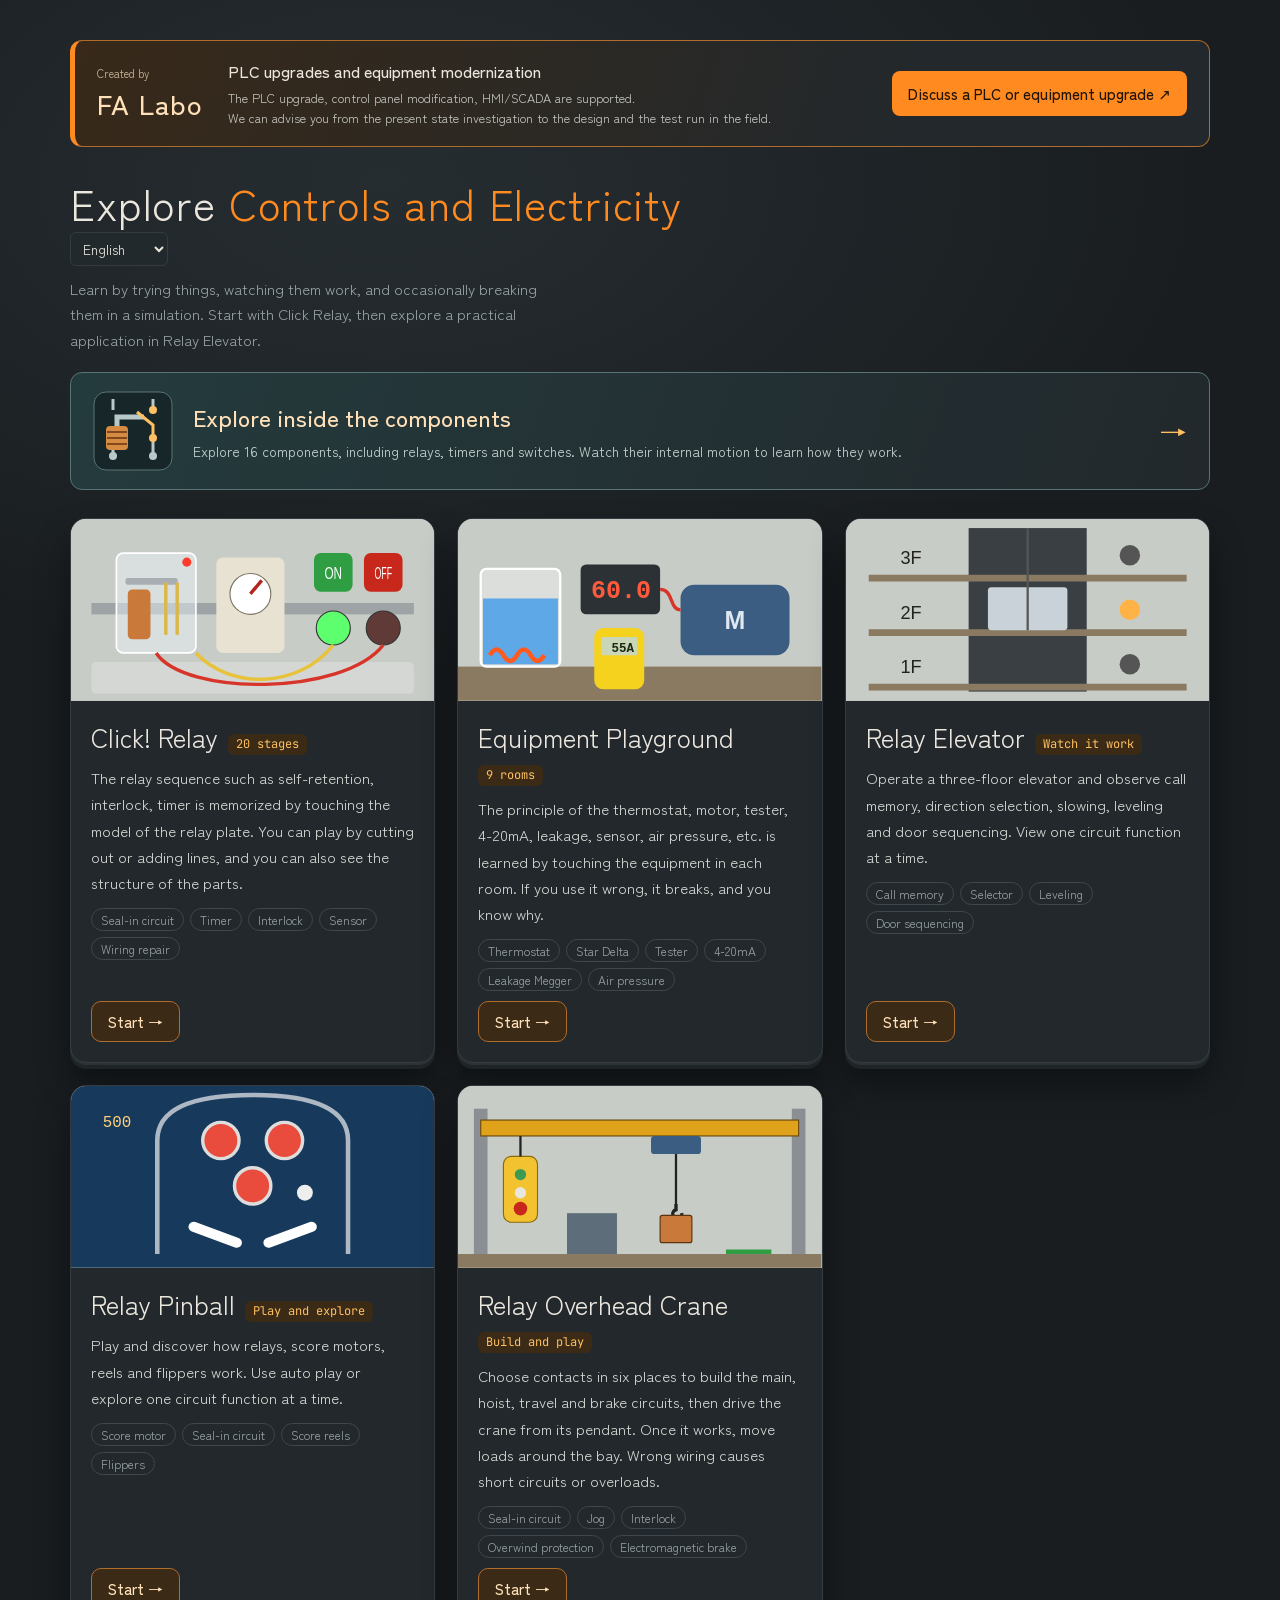
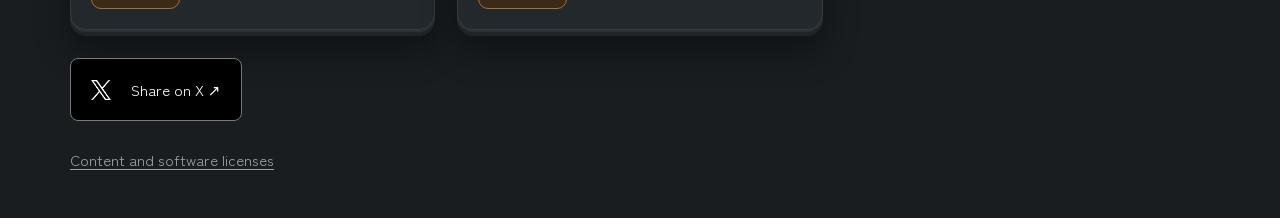
<file: index.html>
<!doctype html>
<html lang="ja">
<head>
<meta charset="utf-8">
<meta name="viewport" content="width=device-width, initial-scale=1">
<title>遊んで学ぶ制御と電気</title>
<meta name="description" content="触って、動かして学ぶ制御と電気。リレー20面、機器9部屋、エレベーター、ピンボール、天井クレーンをブラウザーで体験。制作：FA Labo。">
<link rel="canonical" href="https://learn.fa-labo.com/">
<meta property="og:type" content="website">
<meta property="og:locale" content="ja_JP">
<meta property="og:site_name" content="FA Labo">
<meta property="og:title" content="遊んで学ぶ 制御と電気">
<meta property="og:description" content="触って、動かして学ぶ。リレー・モーター・温度・測定などをブラウザーで体験できる教材です。">
<meta property="og:url" content="https://learn.fa-labo.com/">
<meta property="og:image" content="https://learn.fa-labo.com/assets/share-card.png">
<meta property="og:image:type" content="image/png">
<meta property="og:image:width" content="1200">
<meta property="og:image:height" content="630">
<meta property="og:image:alt" content="遊んで学ぶ 制御と電気。カチッとリレーと機器あそび場。制作 FA Labo。">
<meta name="twitter:card" content="summary_large_image">
<meta name="twitter:title" content="遊んで学ぶ 制御と電気">
<meta name="twitter:description" content="リレー20面と機器あそび場9部屋。触って、動かして学べるFA Laboの教材です。">
<meta name="twitter:image" content="https://learn.fa-labo.com/assets/share-card.png">
<meta name="twitter:image:alt" content="遊んで学ぶ 制御と電気。カチッとリレーと機器あそび場。制作 FA Labo。">
<link rel="preconnect" href="https://fonts.googleapis.com">
<link rel="stylesheet" href="https://fonts.googleapis.com/css2?family=Zen+Kaku+Gothic+New:wght@400;500&family=JetBrains+Mono:wght@500&display=swap">
<style>
/* Layout: 作業台の上に2枚の大きなカード。下に資料。単一のダーク作業場テーマ(2つのソフトと同じ) */
:root{
  color-scheme:dark;
  --bg:#191d20;--bench:#22282c;--ink:#ebe7de;--muted:#98a2a6;--line:#343c41;--accent:#ff8a1f;--live:#ffc061;
  --f-body:"Zen Kaku Gothic New","Hiragino Sans","Yu Gothic","Meiryo",system-ui,sans-serif;
  --f-mono:"JetBrains Mono",ui-monospace,Consolas,monospace;
}
*{box-sizing:border-box}
html,body{margin:0;min-height:100%}
body{background:var(--bg);color:var(--ink);font-family:var(--f-body);font-size:15px;background-image:radial-gradient(1200px 700px at 30% 10%,#262d31 0%,var(--bg) 70%)}
.wrap{max-width:1180px;margin:0 auto;padding:40px max(20px,env(safe-area-inset-left,0px)) 48px;display:flex;flex-direction:column;gap:28px}
header h1{font-weight:400;font-size:clamp(28px,4vw,42px);margin:0;letter-spacing:.02em;line-height:1.35;text-wrap:balance}
header h1 em{font-style:normal;color:var(--accent)}
header p{margin:10px 0 0;color:var(--muted);line-height:1.7;max-width:62ch}
.header-actions{display:flex;align-items:center;flex-wrap:wrap;gap:12px 24px;margin-top:20px}
.parts-link{display:flex;align-items:center;gap:20px;width:100%;padding:18px 22px;border:1px solid #587477;border-radius:12px;background:linear-gradient(110deg,#243b3d,#22282c);color:var(--ink);text-decoration:none;transition:border-color .15s,background .15s}
.parts-link:hover{border-color:var(--live);background:#2b4142}
.parts-link:focus-visible{outline:3px solid var(--accent);outline-offset:3px}
.parts-link svg{width:80px;height:80px;flex-shrink:0}
.parts-copy{display:flex;flex-direction:column;gap:5px;min-width:0}
.parts-copy strong{font-size:clamp(18px,2.5vw,23px);font-weight:500;color:#ffe0b8;line-height:1.5}
.parts-copy small{font-size:14px;color:#c8d5d3;line-height:1.6}
.parts-link .parts-arrow{margin-left:auto;font-size:28px;color:var(--live)}
@media(max-width:600px){.parts-link{padding:16px;gap:12px}.parts-link svg{width:48px;height:64px}.parts-link .parts-arrow{display:none}}
.share-link{display:inline-flex;align-items:center;gap:20px;padding:20px;border:1px solid #727b80;border-radius:8px;background:#000;color:#fff;text-decoration:none}
.share-link img{display:block;width:20px;height:20px;object-fit:contain;flex-shrink:0}
.share-link:hover{border-color:#fff;color:#fff}
.share-link:focus-visible{outline:3px solid var(--accent);outline-offset:3px}
.cards{display:grid;grid-template-columns:repeat(auto-fit,minmax(min(100%,320px),1fr));gap:22px}
a.card{display:flex;flex-direction:column;text-decoration:none;color:inherit;background:var(--bench);border:1px solid var(--line);border-radius:16px;overflow:hidden;
  box-shadow:0 2px 0 #2b3134,0 6px 0 #1f2427,0 20px 34px rgba(0,0,0,.4);transition:transform .15s,border-color .15s}
a.card:hover{transform:translateY(-4px);border-color:#b06c2a}
a.card:focus-visible{outline:3px solid var(--accent);outline-offset:3px}
.pic{background:linear-gradient(#d9dcd6,#b9bdb7);aspect-ratio:16/8;max-width:100%}
.pic svg{display:block;width:100%;height:100%}
.body{padding:18px 20px 20px;display:flex;flex-direction:column;gap:10px;flex:1}
.body h2{font-weight:400;font-size:26px;line-height:1.4;margin:0;display:flex;align-items:baseline;gap:10px;flex-wrap:wrap}
.body h2 span{font-family:var(--f-mono);font-size:12px;color:var(--live);background:#3a2a16;border-radius:6px;padding:2px 8px}
.body p{margin:0;line-height:1.75;color:#d6d9d4}
.tags{display:flex;flex-wrap:wrap;gap:6px;margin-top:2px}
.tags i{font-style:normal;font-size:12px;color:var(--muted);border:1px solid #3d474d;border-radius:999px;padding:2px 9px}
.go{margin-top:auto;align-self:flex-start;font-weight:500;background:#3a2a16;border:1px solid #b06c2a;color:#ffe0b8;border-radius:10px;padding:9px 16px}
a.card:hover .go{background:var(--accent);color:#1a1206}
@media (prefers-reduced-motion:reduce){a.card{transition:none}}

.sponsor{display:flex;flex-wrap:wrap;align-items:center;gap:14px 24px;padding:18px 22px;border:1px solid #b06c2a;border-left:5px solid var(--accent);border-radius:12px;background:linear-gradient(110deg,#382919,#22282c 75%)}
.sponsor-brand{display:flex;flex-direction:column;gap:3px}
.sponsor-brand small{font-size:11px;color:#c9b69d}
.sponsor-brand strong{font:500 27px var(--f-body);letter-spacing:.04em;color:#ffe0b8}
.sponsor-copy{flex:1;min-width:200px}
.sponsor-copy p{margin:0;color:var(--ink);font-weight:500;font-size:16px}
.sponsor-copy small{display:block;margin-top:5px;color:#c5c7c2;line-height:1.6}
.sponsor-cta{display:inline-block;padding:12px 16px;border-radius:8px;background:var(--accent);color:#211407;font-weight:500;text-decoration:none;text-align:center}
.sponsor-cta:hover{background:#ffb054}
.sponsor-cta:focus-visible{outline:3px solid #fff;outline-offset:3px}
@media(max-width:600px){.sponsor{padding:16px;gap:12px}.sponsor-copy{flex-basis:100%;min-width:0}.sponsor-cta{width:100%}}
</style>
<link rel="stylesheet" href="assets/lesson-language.css">
<script defer src="assets/english-cache.js"></script>
<script defer src="assets/lesson-terms.js"></script>
<script defer src="assets/lesson-language.js"></script>
</head>
<body>
<div class="wrap">
  <aside class="sponsor" aria-label="制作元 FA Labo のご案内">
    <div class="sponsor-brand"><small>この教材の制作元</small><strong>FA Labo</strong></div>
    <div class="sponsor-copy"><p>PLC更新・設備改修をお考えの方へ</p><small>PLC更新・制御盤改造・HMI/SCADA に対応。<br>現状調査から設計・現場の試運転までご相談いただけます。</small></div>
    <a class="sponsor-cta" href="https://fa-labo.com/">PLC更新・設備改修を相談する ↗</a>
  </aside>
  <header>
    <h1>遊んで学ぶ <em>制御と電気</em></h1>
    <select class="language-picker" data-language aria-label="Language / 言語" translate="no"><option value="ja" lang="en">Japanese</option><option value="en" lang="en">English</option></select>
    <p>触って、動かして、ときどき壊して覚える学習ソフトです。初めてならカチッとリレーから。応用例はリレー式エレベーターで観察できます。</p>
    <div class="header-actions">
      <a class="parts-link" href="apps/click-relay.html?view=parts">
        <svg viewBox="0 0 80 80" aria-hidden="true" focusable="false">
          <rect x="1" y="1" width="78" height="78" rx="12" fill="#172729" stroke="#587477"/>
          <path d="M20 65V47M60 65V47M20 19V8M60 19V8" stroke="#b7c9c8" stroke-width="3" fill="none"/>
          <rect x="13" y="35" width="22" height="24" rx="4" fill="#d58b42"/>
          <path d="M14 41H34M14 47H34M14 53H34" stroke="#82471d" stroke-width="2"/>
          <path d="M24 35V26H51" stroke="#b7c9c8" stroke-width="5" fill="none"/>
          <path d="M60 47V34L44 21" stroke="#ffc061" stroke-width="3" fill="none"/>
          <circle cx="60" cy="19" r="4" fill="#ffc061"/><circle cx="60" cy="47" r="4" fill="#ffc061"/>
          <circle cx="20" cy="65" r="4" fill="#b7c9c8"/><circle cx="60" cy="65" r="4" fill="#b7c9c8"/>
        </svg>
        <span class="parts-copy"><strong>部品のしくみだけを見る</strong><small>リレー・タイマー・スイッチなど16種類。中の動きを見て、しくみを学ぼう。</small></span>
        <span class="parts-arrow" aria-hidden="true">→</span>
      </a>
    </div>
  </header>

  <div class="cards">
    <a class="card" href="apps/click-relay.html">
      <div class="pic"><svg viewBox="0 0 320 160" aria-hidden="true">
        <rect x="0" y="0" width="320" height="160" fill="#c8ccc6"/>
        <rect x="18" y="74" width="284" height="10" fill="#9ea3a6"/>
        <rect x="40" y="30" width="70" height="88" rx="6" fill="rgba(235,245,250,.45)" stroke="#fff" stroke-width="1.5"/>
        <rect x="50" y="62" width="20" height="44" rx="4" fill="#c97a3a"/><rect x="48" y="52" width="46" height="6" rx="2" fill="#a9aeb2"/>
        <rect x="82" y="56" width="3" height="46" fill="#d9b84a"/><rect x="92" y="56" width="3" height="46" fill="#d9b84a"/>
        <circle cx="102" cy="38" r="4" fill="#ff3b2b"/>
        <rect x="128" y="34" width="60" height="84" rx="6" fill="#e8e2d2"/><circle cx="158" cy="66" r="18" fill="#fff" stroke="#7d7666"/><line x1="158" y1="66" x2="168" y2="54" stroke="#b2261c" stroke-width="3"/>
        <rect x="18" y="126" width="284" height="28" rx="4" fill="#d4d7d3"/>
        <rect x="214" y="30" width="34" height="34" rx="6" fill="#2f9e43"/><text x="231" y="53" text-anchor="middle" style="font:500 14px sans-serif;fill:#fff">入</text>
        <rect x="258" y="30" width="34" height="34" rx="6" fill="#c8281c"/><text x="275" y="53" text-anchor="middle" style="font:500 14px sans-serif;fill:#fff">切</text>
        <circle cx="231" cy="96" r="15" fill="#5dff6e" stroke="#333"/><circle cx="275" cy="96" r="15" fill="#5f3a36" stroke="#333"/>
        <path d="M110 118 C140 150 200 150 231 111" fill="none" stroke="#e8c23a" stroke-width="3"/><path d="M75 118 C100 156 240 156 275 111" fill="none" stroke="#d8352a" stroke-width="3"/>
      </svg></div>
      <div class="body">
        <h2>カチッとリレー<span>20面</span></h2>
        <p>リレー盤のお手本を触って、自己保持・インターロック・タイマーなどのリレーシーケンスを覚えます。線を抜いたり足したりして遊べて、部品の中のしくみも見られます。</p>
        <div class="tags"><i>自己保持</i><i>タイマー</i><i>インターロック</i><i>センサー</i><i>配線直し</i></div>
        <span class="go">はじめる →</span>
      </div>
    </a>

    <a class="card" href="apps/device-playground.html">
      <div class="pic"><svg viewBox="0 0 320 160" aria-hidden="true">
        <rect x="0" y="0" width="320" height="160" fill="#c8ccc6"/>
        <rect x="0" y="130" width="320" height="30" fill="#8b7a62"/>
        <rect x="20" y="44" width="70" height="86" rx="5" fill="rgba(255,255,255,.35)" stroke="#fff" stroke-width="2"/>
        <rect x="22" y="70" width="66" height="58" fill="#5fa8e8"/><path d="M28 120 q6 -10 12 0 t12 0 t12 0 t12 0" fill="none" stroke="#ff5a1f" stroke-width="4"/>
        <rect x="108" y="40" width="70" height="44" rx="5" fill="#2c3136"/><text x="170" y="70" text-anchor="end" style="font:700 22px monospace;fill:#ff5a3c">60.0</text>
        <rect x="196" y="58" width="96" height="62" rx="12" fill="#3b5d82"/><text x="244" y="97" text-anchor="middle" style="font:700 22px sans-serif;fill:#dfe8f0">M</text>
        <rect x="120" y="96" width="44" height="54" rx="8" fill="#f4d21e"/><rect x="126" y="104" width="32" height="16" rx="2" fill="#c9d6b8"/><text x="155" y="117" text-anchor="end" style="font:700 11px monospace;fill:#1c2a14">55A</text>
        <path d="M178 62 C190 62 186 80 196 80" fill="none" stroke="#d8352a" stroke-width="3"/>
      </svg></div>
      <div class="body">
        <h2>機器あそび場<span>9部屋</span></h2>
        <p>温調器、モーター、テスター、4-20mA、漏電、センサー、空気圧などの機器を部屋ごとに触って、原理を学びます。間違った使い方をすると壊れて、その理由がわかります。</p>
        <div class="tags"><i>温調器・SSR</i><i>スターデルタ</i><i>テスター</i><i>4-20mA</i><i>漏電・メガー</i><i>空気圧</i></div>
        <span class="go">はじめる →</span>
      </div>
    </a>
    <a class="card" href="apps/relay-elevator.html">
      <div class="pic"><svg viewBox="0 0 320 160" aria-hidden="true"><rect width="320" height="160" fill="#c8ccc6"/><rect x="108" y="8" width="104" height="144" fill="#3a3f44"/><path d="M20 52H300M20 100H300M20 148H300" stroke="#8b7a62" stroke-width="6"/><rect x="125" y="60" width="70" height="38" rx="3" fill="#c9d2d8"/><path d="M160 60V98M160 8V60" stroke="#555" stroke-width="2"/><g fill="#222" style="font:400 16px sans-serif"><text x="48" y="40">3F</text><text x="48" y="88">2F</text><text x="48" y="136">1F</text></g><circle cx="250" cy="32" r="9" fill="#555"/><circle cx="250" cy="80" r="9" fill="#ffb347"/><circle cx="250" cy="128" r="9" fill="#555"/></svg></div>
      <div class="body"><h2>リレー式エレベーター<span>動きを観察</span></h2><p>3階建てのエレベーターを操作して、呼びの記憶・方向の選択・減速と着床・戸の連動を観察します。役割ごとに回路を大きく表示します。</p><div class="tags"><i>呼びの記憶</i><i>セレクタ</i><i>着床</i><i>戸の連動</i></div><span class="go">はじめる →</span></div>
    </a>
    <a class="card" href="apps/relay-pinball.html">
      <div class="pic"><svg viewBox="0 0 320 160" aria-hidden="true"><rect width="320" height="160" fill="#173a5c"/><path d="M76 148V48Q76 8 160 8Q244 8 244 48V148" fill="none" stroke="#adb8c4" stroke-width="4"/><g fill="#e94b3c" stroke="#ddd" stroke-width="3"><circle cx="132" cy="48" r="16"/><circle cx="188" cy="48" r="16"/><circle cx="160" cy="88" r="16"/></g><path d="M108 124L146 138M212 124L174 138" stroke="#fff" stroke-width="9" stroke-linecap="round"/><circle cx="206" cy="94" r="7" fill="#eee"/><text x="28" y="36" fill="#ffcf7a" style="font:500 14px monospace">500</text></svg></div>
      <div class="body"><h2>リレー式ピンボール<span>遊んで観察</span></h2><p>玉を打ち返しながら、リレー・得点モーター・リール・フリッパーのしくみを観察します。自動プレイや役割ごとの回路図でも学べます。</p><div class="tags"><i>得点モーター</i><i>自己保持</i><i>得点リール</i><i>フリッパー</i></div><span class="go">はじめる →</span></div>
    </a>
    <a class="card" href="apps/relay-crane.html">
      <div class="pic"><svg viewBox="0 0 320 160" aria-hidden="true"><rect width="320" height="160" fill="#c8ccc6"/><rect x="14" y="20" width="12" height="130" fill="#8a8f93"/><rect x="294" y="20" width="12" height="130" fill="#8a8f93"/><rect x="0" y="148" width="320" height="12" fill="#8b7a62"/><rect x="20" y="30" width="280" height="14" fill="#e0a21a" stroke="#6a4a08"/><rect x="170" y="44" width="44" height="16" rx="3" fill="#3b5d82"/><path d="M192 60V104" stroke="#222" stroke-width="2"/><path d="M192 104v5a4 4 0 1 0 5 3" fill="none" stroke="#222" stroke-width="3"/><rect x="178" y="114" width="28" height="24" rx="2" fill="#c97a3a" stroke="#5a3410"/><rect x="96" y="112" width="44" height="36" fill="#5d6e7a"/><rect x="236" y="144" width="40" height="4" fill="#2f9e43"/><rect x="40" y="62" width="30" height="58" rx="7" fill="#f2c230" stroke="#8a6a0c"/><circle cx="55" cy="78" r="5" fill="#3d9a52"/><circle cx="55" cy="94" r="5" fill="#e8e6df"/><circle cx="55" cy="108" r="6" fill="#c8281c"/><path d="M55 62V44" stroke="#222" stroke-width="2"/></svg></div>
      <div class="body"><h2>リレー式天井クレーン<span>組んで遊ぶ</span></h2><p>主幹・巻上・横行・走行・ブレーキの回路を6か所選んで組み、押しボタンでクレーンを動かします。完成したら荷物を運んで遊べます。組み方を間違えると、短絡や過負荷が起きます。</p><div class="tags"><i>自己保持</i><i>寸動</i><i>インターロック</i><i>巻過防止</i><i>電磁ブレーキ</i></div><span class="go">はじめる →</span></div>
    </a>
  </div>
  <div class="share-footer">
<a class="share-link" data-share-ja="遊んで学ぶ 制御と電気 | FA Labo" data-share-en="Learn Controls and Electricity Through Play | FA Labo" href="https://x.com/intent/tweet?url=https%3A%2F%2Flearn.fa-labo.com%2F&amp;text=%E9%81%8A%E3%82%93%E3%81%A7%E5%AD%A6%E3%81%B6%20%E5%88%B6%E5%BE%A1%E3%81%A8%E9%9B%BB%E6%B0%97%20%7C%20FA%20Labo" target="_blank" rel="noopener noreferrer"><img src="assets/x-logo-white.png" alt="" width="20" height="20"><span>Xでシェアする ↗</span></a>
  </div>
  <footer><a class="license-link" href="LICENSE.txt" target="_blank" rel="noopener">教材・プログラムの利用条件</a></footer>
</div>
</body>
</html>
</file>
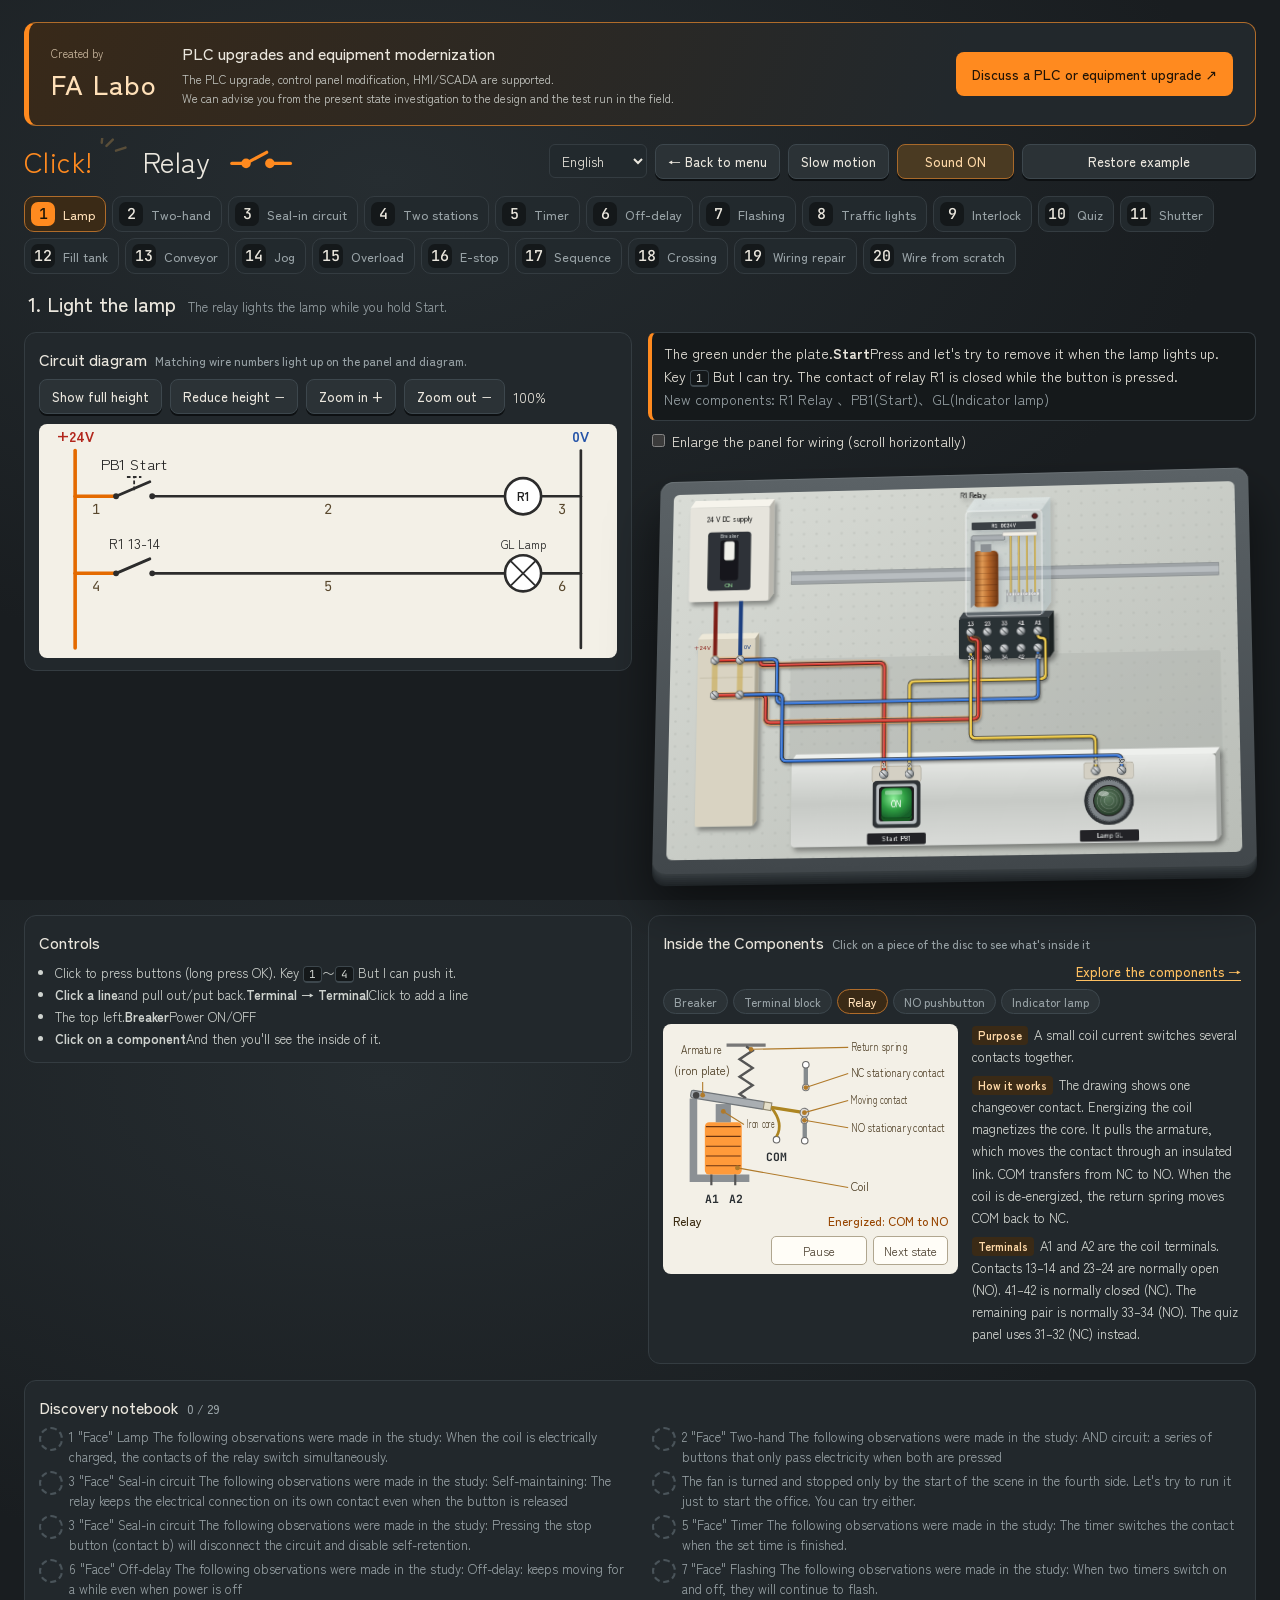
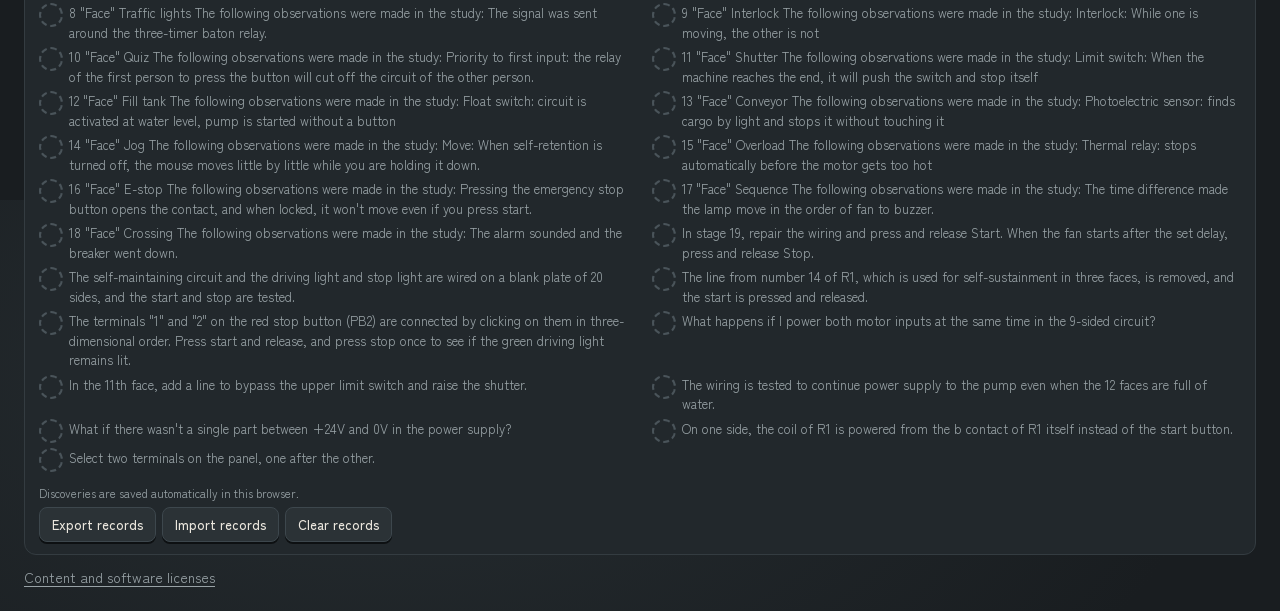
<file: apps/click-relay.html>
<!doctype html>
<html lang="ja">
<head>
<meta charset="utf-8">
<meta name="viewport" content="width=device-width, initial-scale=1, viewport-fit=cover">
<title>カチッとリレー</title>
<meta name="description" content="20面のリレー盤を操作して、自己保持・インターロック・タイマーを学べる無料のブラウザー教材。展開接続図を見ながら配線を変え、16種類の部品のしくみも観察できます。制作：FA Labo。">
<link rel="canonical" href="https://learn.fa-labo.com/apps/click-relay.html">
<script>
if(new URLSearchParams(location.search).get('view')==='parts'){
  document.documentElement.classList.add('parts-only');
  document.title='部品のしくみ | カチッとリレー';
}
</script>
<link rel="preconnect" href="https://fonts.googleapis.com">
<link rel="stylesheet" href="https://fonts.googleapis.com/css2?family=Zen+Kaku+Gothic+New:wght@400;500;700&family=JetBrains+Mono:wght@500;700&display=swap">
<style>
/* 広い画面では左に展開接続図、右に制御盤を並べる。 */
:root{
  color-scheme: dark;
  --bg:#191d20; --bench:#22282c; --ink:#ebe7de; --muted:#98a2a6; --line:#343c41;
  --accent:#ff8a1f; --live:#ffc061;
  --f-body:"Zen Kaku Gothic New","Hiragino Sans","Yu Gothic",system-ui,sans-serif;
  --f-mono:"JetBrains Mono",ui-monospace,Menlo,Consolas,monospace;
}
html,body{height:100%}
body{background:var(--bg);color:var(--ink);font-family:var(--f-body);font-size:14px;
  background-image:radial-gradient(1200px 700px at 30% 20%,#262d31 0%,var(--bg) 70%)}
.wrap{padding-left:max(16px,env(safe-area-inset-left,0px));padding-right:max(16px,env(safe-area-inset-right,0px));padding-block:14px 24px;margin:0 auto;display:flex;flex-direction:column;gap:12px}
header{display:flex;flex-wrap:wrap;align-items:center;gap:10px 18px}
h1{font-weight:400;font-size:28px;margin:0;letter-spacing:.02em;line-height:1}
.tools{display:flex;flex-wrap:wrap;gap:8px;align-items:center;margin-left:auto}
a.back{font:inherit;font-weight:500;font-size:13px;color:var(--ink);background:#2b3236;border:1px solid #3d474d;border-radius:8px;padding:7px 12px;text-decoration:none;box-shadow:0 2px 0 #0d1012;white-space:nowrap}a.back:hover{background:#333b40}a.back:focus-visible{outline:2px solid var(--accent);outline-offset:2px}
button.t{font:inherit;font-weight:500;font-size:13px;color:var(--ink);background:#2b3236;border:1px solid #3d474d;border-radius:8px;padding:7px 12px;cursor:pointer;box-shadow:0 2px 0 #0d1012}
button.t:hover{background:#333b40}
button.t:active{transform:translateY(1px);box-shadow:0 1px 0 #0d1012}
button.t[aria-pressed="true"]{background:#4a3a22;border-color:#a8692a;color:#ffd9a8}
button:focus-visible,input:focus-visible{outline:2px solid var(--accent);outline-offset:2px}

nav.stages{display:flex;flex-wrap:wrap;gap:6px}
nav.stages button{font:inherit;flex:0 0 auto;display:flex;align-items:center;gap:8px;background:#22292d;border:1px solid var(--line);color:var(--muted);border-radius:10px;padding:5px 10px 5px 6px;cursor:pointer;font-weight:500;font-size:12.5px}
nav.stages button .n{font-family:var(--f-mono);font-weight:500;font-size:15px;width:24px;height:24px;border-radius:7px;display:grid;place-items:center;background:#14181a;color:var(--ink)}
nav.stages button:hover{color:var(--ink)}
nav.stages button[aria-current="true"]{background:#3a2a16;border-color:#b06c2a;color:#ffe0b8}
nav.stages button[aria-current="true"] .n{background:var(--accent);color:#1a1206}

.main{
  --work-gap:16px;--diagram-scale:1;
  --half-width:calc((100% - var(--work-gap)) / 2);
  display:grid;gap:var(--work-gap);align-items:start;
  grid-template:"circuit board" auto "side parts" auto "notes notes" auto /
    minmax(0,calc(var(--half-width) * min(1,var(--diagram-scale)))) minmax(0,1fr);
}
.board-column{grid-area:board;min-width:0;container-type:inline-size}
.circuit-card{grid-area:circuit}
.side{grid-area:side}
.main>#partCard{grid-area:parts}
.notebook-card{grid-area:notes}
@media(max-width:1000px){
  .main{grid-template:"circuit" auto "board" auto "parts" auto "side" auto "notes" auto / minmax(0,1fr)}
}
.stage{perspective:max(1700px,240vw);padding:6px 4px 26px}
.cabinet{transform:rotateX(13deg) rotateY(-5deg);transform-origin:50% 60%;
  background:linear-gradient(#5b6266,#41474b);border-radius:14px;padding:14px;
  box-shadow:0 1px 0 #6b7276 inset,0 2px 0 #353b3e,0 4px 0 #30363a,0 6px 0 #2b3134,0 8px 0 #272c30,0 10px 0 #23282b,0 12px 0 #1f2427,0 30px 50px rgba(0,0,0,.55)}
.cabinet svg{display:block;width:100%;height:auto;border-radius:6px;user-select:none;-webkit-user-select:none}
.btn,.term{touch-action:none}
.board-zoom{display:none;margin:8px 0}
.board-zoom:has(input:checked){display:block}
.board-zoom:has(input:checked)+.stage{overflow:auto}
.board-zoom:has(input:checked)+.stage .cabinet{min-width:max(980px,140%);transform:none}
@container(max-width:980px){
  .board-zoom{display:block}
}
@media(max-width:700px){
  .stage{overflow:auto}
  .cabinet{transform:none;padding:6px}
}
.stitle{display:flex;align-items:baseline;gap:12px;flex-wrap:wrap;margin:2px 4px 0}
.stitle h2{font-family:var(--f-body);font-weight:500;font-size:20px;line-height:1.6;margin:0}
.stitle p{margin:0;color:var(--muted);font-size:13px}
.two-hand-help{margin:6px 4px 12px;padding:4px 10px;border-left:3px solid var(--accent);font-size:14px;line-height:1.7}
.two-hand-help kbd{color:var(--live);font-size:1em}
.two-hand-help small{display:block;color:var(--muted);font-size:13px}
.wiring-check ol{display:grid;grid-template-columns:repeat(auto-fit,minmax(min(100%,215px),1fr));gap:8px 24px;margin:0;padding:0;list-style-position:inside}
.wiring-check li{line-height:1.6;color:#d6d9d4}
.wiring-check li::marker{color:var(--live)}
.wiring-check strong{font-weight:500;color:var(--ink)}
.wiring-check li>span{display:block}
.wiring-check output{display:block;margin-top:10px;color:var(--live)}

.side{display:flex;flex-direction:column;gap:14px;min-width:0}
.card{background:var(--bench);border:1px solid var(--line);border-radius:12px;padding:14px 14px 12px;min-width:0}
.card h3{font-family:var(--f-body);font-weight:500;font-size:16px;margin:0 0 8px;display:flex;align-items:baseline;gap:8px;flex-wrap:wrap}
.card h3 span{font-family:var(--f-body);font-size:12px;color:var(--muted)}
.diagram{background:#f3f0e7;border-radius:8px;overflow:auto;max-height:var(--diagram-height,72vh)}
/* 横並びでは100%までの縮小を列幅で行い、100%を超えた分だけ図の中を拡大する。 */
.diagram svg{display:block;width:calc(100% * max(1,var(--diagram-scale)));height:auto}
@media(max-width:1000px){
  .diagram{max-height:var(--diagram-height,240px)}
  .diagram svg{width:calc(100% * var(--diagram-scale));min-width:calc(480px * var(--diagram-scale))}
}
.diagram-tools,.diagram-tools>div{display:flex;flex-wrap:wrap;align-items:center;gap:8px}
.diagram-tools{margin-bottom:10px}
.diagram-tools button:disabled{opacity:.4;cursor:default}
.hint{font-size:13px;line-height:1.7;color:#cfd3cf;margin:0;padding-left:1.2em}
kbd{font-family:var(--f-mono);font-size:11px;background:#14181a;border:1px solid #3d474d;border-bottom-width:2px;border-radius:4px;padding:0 5px}
.say{min-height:3.4em;font-size:14px;line-height:1.65;background:#15191b;border:1px solid var(--line);border-left:4px solid var(--accent);border-radius:8px;padding:9px 12px;margin-bottom:10px}
.say.warn{border-left-color:#ff4b3a;background:#2a1513}
.timers{display:grid;gap:8px}
.timers label{display:grid;grid-template-columns:3em 1fr 4em;align-items:center;gap:10px;font-weight:500;font-size:13px}
.timers input{accent-color:var(--accent);width:100%}
.timers b{font-family:var(--f-mono);text-align:right}
.notes{list-style:none;margin:0;padding:0;display:grid;gap:5px}
@media(min-width:1001px){.notebook-card .notes{grid-template-columns:repeat(2,minmax(0,1fr));column-gap:24px}}
.notes li{display:grid;grid-template-columns:22px 1fr;gap:8px;align-items:start;font-size:13px;line-height:1.5;color:var(--muted)}
.notes li .st{width:20px;height:20px;border-radius:50%;border:2px dashed #4a545a;display:grid;place-items:center;font-size:11px;font-weight:700}
.notes li.got{color:var(--ink)}
.notes li.got .st{border:2px solid var(--accent);background:#3a2814;color:var(--live)}
.notes li.new{animation:pop .8s ease}
@keyframes pop{0%{background:#4a3214}100%{background:transparent}}
.count{font-family:var(--f-mono);color:var(--live)}
.note-files{display:flex;flex-wrap:wrap;align-items:center;gap:6px;margin-top:12px}
.note-files small{flex-basis:100%;color:var(--muted)}
.note-files #noteStatus:empty{display:none}

.pchips{display:flex;flex-wrap:wrap;gap:5px;margin-bottom:10px}
.pchips button{font:inherit;font-size:12px;font-weight:500;background:#2b3236;border:1px solid #3d474d;color:var(--muted);border-radius:999px;padding:3px 10px;cursor:pointer}
.pchips button[aria-pressed="true"]{background:#3a2a16;border-color:#b06c2a;color:#ffe0b8}
.pview{display:grid;grid-template-columns:minmax(0,1.1fr) minmax(0,1fr);gap:14px;align-items:start}
@media (max-width:700px){.pview{grid-template-columns:minmax(0,1fr)}}
.pfig{background:#f3f0e7;border-radius:8px;padding:6px 6px 4px}
.pfig svg{display:block;width:100%;height:auto;max-height:230px}
.pstate{display:flex;justify-content:space-between;gap:8px;font-size:12px;font-weight:500;color:#3a2a10;padding:2px 4px}
.pstate #pstate{color:#974500}
.part-playback{display:flex;justify-content:flex-end;gap:6px;margin:5px 4px}.part-playback[hidden]{display:none}
.part-playback button{font:inherit;font-size:12px;padding:5px 10px;background:#fffdf7;border:1px solid #b0a68f;border-radius:5px;color:#493d2d;cursor:pointer}
.ps.paused *{animation-play-state:paused!important}
.ptext p{margin:0 0 6px;font-size:13px;line-height:1.7;color:#d6d9d4}
.ptext .tag{display:inline-block;font-size:11px;background:#3a2a16;color:#ffd9a8;border-radius:4px;padding:0 6px;margin-right:6px}
.part-full{margin-left:auto;color:var(--live);font-size:13px;text-underline-offset:3px}
.parts-only .wrap,.parts-only #partCard>h3{display:none}
#partsPage{max-width:1100px;margin:0 auto;padding:clamp(12px,3vw,36px)}
#partsPage header{justify-content:space-between;margin-bottom:20px}
#partsPage h1{font-size:clamp(25px,4vw,36px);line-height:1.4}
#partsPage .card{padding:clamp(12px,2.5vw,26px)}
#partsPage .pchips{gap:6px;margin-bottom:18px}
#partsPage .pchips button{padding:7px 12px;font-size:14px}
#partsPage .pfig svg{max-height:430px}
#partsPage .pstate{align-items:baseline;flex-wrap:wrap;font-size:14px}
#partsPage #pname{font-size:18px}
#partsPage .part-playback button{font-size:14px;padding:7px 12px}
#partsPage .ptext p{font-size:15px;line-height:1.8;margin-bottom:12px}
#partsPage footer{margin-top:16px;text-align:right;color:var(--muted)}
#partsPage footer a{color:var(--ink);text-underline-offset:3px}
#partTimerMode{margin:0 0 12px;color:var(--ink)}
#partTimerMode select{margin-left:6px;padding:5px 8px;font:inherit}
.ps text{font-family:var(--f-body);font-size:10.5px;fill:#4a3a20}
.ps .tm{font-family:var(--f-mono);font-weight:700;fill:#2a2f33}
.ps .ld{stroke:#b07a2a;stroke-width:1}.ps .ldot{fill:#b07a2a}
.ps .lead{stroke:#555;stroke-width:2}.ps .spring{fill:none;stroke:#555;stroke-width:2}
.ps .chart{fill:none;stroke:#2f6fd6;stroke-width:2.5}.ps .chart.k{stroke:#e46a00}
.ps *{transition:transform .25s ease,opacity .25s,fill .25s}
.ps.relay .arm{transform-origin:24px 60px}.ps.relay.on .arm{transform:rotate(9.2deg)}
.ps.relay .return-spring{transform-origin:70px 15px}.ps.relay.on .return-spring{transform:scaleY(1.17)}
.ps.relay.on .coil{fill:#ff9a3a}
.ps:is(.relay,.thermal) .active-drawing,.ps:is(.relay,.thermal).on .rest-drawing{display:none}
.ps:is(.relay,.thermal).on .active-drawing{display:inline}
.ps.relay :is(.arm,.return-spring),.ps.thermal .trip{transition:none}
.ps.on .mv{transform:translateY(14px)}
.ps .rays{opacity:0}.ps.on .rays{opacity:1}.ps.on .lens{fill:#5dff6e}.ps.on .bulb{fill:#fffbd0}
.ps.pb_a .return-spring,.ps.pb_b .return-spring{transform-origin:130px 134px}
.ps.pb_a.on .return-spring,.ps.pb_b.on .return-spring{transform:scaleY(.70213)}
@media (prefers-reduced-motion:no-preference){
 .ps.bz.on .dia{animation:diaphragm-flex .26s ease-in-out infinite alternate}
 @keyframes diaphragm-flex{from{d:path('M145 34 Q136 80 145 126')}to{d:path('M145 34 Q154 80 145 126')}}
}
.ps.sw .knob{transform-origin:54px 72px;transform:rotate(-45deg)}
.ps.sw .cam{transform-origin:151px 72px;transform:rotate(-45deg)}
.ps.sw.on .knob,.ps.sw.on .cam{transform:rotate(45deg)}
.ps.sw.on .contact-carrier{transform:translateX(14.14px)}
.ps.sw .return-spring{transform-origin:239px 72px}.ps.sw.on .return-spring{transform:scaleX(.655)}
.ps.motor .rot,.ps.motor .field-arrow{transform-origin:100px 80px}
.ps.motor.on .rot{animation:spin 1.5s linear infinite}
.ps.motor .field-arrow{display:none}.ps.motor.on .field-arrow{display:inline;animation:spin 1.35s linear infinite}
@keyframes spin{to{transform:rotate(360deg)}}
.ps.limit .obj{transition:transform .3s linear}.ps.limit.on .obj{transform:translateY(33px)}
.ps.limit .lev,.ps.limit .plg{transition:transform .18s linear}.ps.limit .lev{transform-origin:144px 70px}
.ps.limit.on .lev,.ps.limit.on .plg{transition-delay:.12s}.ps.limit.on .lev{transform:rotate(-22deg)}.ps.limit.on .plg{transform:translateY(7px)}
.ps.float .water{transform-origin:62px 148px}.ps.float.on .water{transform:scaleY(1.91667)}
.ps.float .fl{transform-origin:62px 80px}.ps.float.on .fl{transform:rotate(-24deg)}
.ps.float .level-contact{transform-origin:24px 82px}.ps.float.on .level-contact{transform:rotate(36deg)}
.ps.float.on .float-label{transform:translate(-1.7px,-44px)}
.ps.photo .obj{transform:translateX(-70px);transition:transform .25s linear}.ps.photo.on .obj{transform:translateX(0)}
.ps.photo .refl{opacity:0;transition:opacity 0s .09s}.ps.photo .out{transition:fill 0s .09s}
.ps.photo.on .refl{opacity:1;transition-delay:.16s}.ps.photo.on .out{fill:#ff3b2b;transition-delay:.16s}
.ps.thermal.on .heat{stroke:#d74625}
.ps.thermal.on .trip{transform:translateX(10px)}
.ps.sv.on .pl{transform:translateY(-12px)}.ps.sv .flow{opacity:0}.ps.sv.on .flow{opacity:1}
.ps.sv .return-spring{transform-origin:130px 10px}.ps.sv.on .return-spring{transform:scaleY(.45455)}
.ps.sv .stream{transition:d .25s ease}.ps.sv.on .stream{d:path('M39 118 H110 Q130 118 130 105 V101 Q130 93 141 93 H152 Q158 93 166 93 H220')}
.ps.breaker{--current:#c65a08;--thermal-trip:#a8a398;--magnetic-trip:#a8a398;--release:#a8a398}
.ps.breaker:is([data-state="1"],[data-state="3"]){--current:#666c70;--release:#724396}
.ps.breaker[data-state="1"]{--thermal-trip:var(--release)}.ps.breaker[data-state="3"]{--magnetic-trip:var(--release)}
.ps.breaker .switch-arm{transform-origin:46px 58px;transition:transform .18s ease}
.ps.breaker:is([data-state="1"],[data-state="3"]) .switch-arm{transform:rotate(-31deg)}
.ps.breaker .thermal-tip{transition:d .2s ease}.ps.breaker[data-state="1"] .thermal-tip{d:path('M102 58 Q127 58 141 68')}
.ps.breaker .cause{display:none;fill:#68358b}.ps.breaker[data-state="1"] .heat-cause,.ps.breaker[data-state="3"] .magnet-cause{display:inline}
.ps.breaker[data-state="1"] .thermal-tip{stroke:var(--release)}
.ps.breaker .braid{transition:d .2s ease}.ps.breaker[data-state="1"] .braid{d:path('M141 68 Q151 68 151 63 T162 58')}
.ps.breaker[data-state="3"] .iron-piece{transform:translateY(-5px)}
.ps.breaker:is([data-state="1"],[data-state="3"]) .current-arrow{display:none}
/* panel */
.wire{cursor:pointer}
.wire .hit{stroke:transparent;stroke-width:16;fill:none}
.wire .ol{fill:none;stroke:#141414;stroke-width:6.8;stroke-linecap:round;opacity:.85}
.wire .core{fill:none;stroke-width:4.4;stroke-linecap:round}
.wire .shine{fill:none;stroke:#fff;stroke-width:1.2;stroke-linecap:round;opacity:.35;transform:translate(-.8px,-.8px)}
.wire .halo{fill:none;stroke:var(--accent);stroke-width:12;stroke-linecap:round;opacity:0;transition:opacity .15s}
.wire .flow{fill:none;stroke:#fff6c8;stroke-width:3;stroke-linecap:round;stroke-dasharray:2 13;opacity:0}
.wire.hot .halo{opacity:.28}
.wire.flowing .halo{opacity:.5}
.wire.flowing .flow{opacity:1}
.wire.cut .ol,.wire.cut .shine,.wire.cut .halo,.wire.cut .flow{opacity:0}
.wire.cut .core{stroke:#666!important;stroke-dasharray:5 7;opacity:.55;stroke-width:2.5}
.wire:hover .core,.wire.hl .core{filter:brightness(1.35)}
.wire:hover .ol,.wire.hl .ol{stroke:#fff;opacity:.9}
.term{cursor:crosshair}
.term .ring{fill:none;stroke:var(--accent);stroke-width:2.5;opacity:0}
.term:hover .ring{opacity:.7}
.term.sel .ring{opacity:1;animation:blink .6s infinite alternate}
.term text{paint-order:stroke;stroke-width:2.5px;stroke-linejoin:round}
@keyframes blink{to{opacity:.2}}
.btn{cursor:pointer}
.btn .cap{transition:transform .09s ease-out;transform-box:fill-box;transform-origin:center}
.btn.down .cap{transform:translateY(3px)}
.brk{cursor:pointer}
.lever{transition:transform .18s}
.mov,.arm{transition:transform var(--dur,60ms) ease-in}
.lbl{font-family:var(--f-mono);font-weight:700;fill:#2a2f33;pointer-events:none}
.plate-t{font-family:var(--f-body);font-weight:500;fill:#222;pointer-events:none}
.enter{animation:appear .3s ease-out both}
@keyframes appear{from{opacity:.55}to{opacity:1}}
.newtag{animation:newtag 4s ease forwards;pointer-events:none}
@keyframes newtag{0%,70%{opacity:1}100%{opacity:0}}

/* diagram */
.dg .seg{fill:none;stroke:#2c2c2c;stroke-width:2.2;stroke-linecap:round;stroke-linejoin:round}
.dg .seg.hot{stroke:#e46a00;stroke-width:3}
.dg .seg.flowing{stroke:#ff5a00;stroke-width:3.6}
.dg .seg.cut{stroke:#9a9a9a;stroke-dasharray:4 5}
.dg .seg.hl{stroke:#0a7cff;stroke-width:4}
.dg .hitd{fill:none;stroke:transparent;stroke-width:12;cursor:pointer}
.dg text{font-family:var(--f-body);font-size:12px;fill:#222}
.dg .mono{font-family:var(--f-mono);font-size:11.5px;fill:#59482e}
.dg .blade{stroke:#2c2c2c;stroke-width:2.4;stroke-linecap:round}
.dg .on .blade{stroke:#e46a00}
@media (prefers-reduced-motion:reduce){.cabinet{transform:none}.notes li.new,.enter{animation:none}}

.sponsor{display:flex;flex-wrap:wrap;align-items:center;gap:14px 24px;padding:18px 22px;border:1px solid #b06c2a;border-left:5px solid var(--accent);border-radius:12px;background:linear-gradient(110deg,#382919,#22282c 75%)}
.sponsor-brand{display:flex;flex-direction:column;gap:3px}
.sponsor-brand small{font-size:11px;color:#c9b69d}
.sponsor-brand strong{font:500 27px var(--f-body);letter-spacing:.04em;color:#ffe0b8}
.sponsor-copy{flex:1;min-width:200px}
.sponsor-copy p{margin:0;color:var(--ink);font-weight:500;font-size:16px}
.sponsor-copy small{display:block;margin-top:5px;color:#c5c7c2;line-height:1.6}
.sponsor-cta{display:inline-block;padding:12px 16px;border-radius:8px;background:var(--accent);color:#211407;font-weight:500;text-decoration:none;text-align:center}
.sponsor-cta:hover{background:#ffb054}
.sponsor-cta:focus-visible{outline:3px solid #fff;outline-offset:3px}
@media(max-width:600px){.sponsor{padding:16px;gap:12px}.sponsor-copy{flex-basis:100%;min-width:0}.sponsor-cta{width:100%}}
</style>
<link rel="stylesheet" href="../assets/lesson-language.css">
<script defer src="../assets/english-cache.js"></script>
<script defer src="../assets/lesson-terms.js"></script>
<script defer src="../assets/lesson-language.js"></script>
<script src="../assets/lesson-notebook.js"></script>
</head>
<body>

<main id="partsPage" hidden>
  <header><h1>部品のしくみ</h1><select class="language-picker" data-language aria-label="Language / 言語" translate="no"><option value="ja" lang="en">Japanese</option><option value="en" lang="en">English</option></select><a class="back" href="../index.html">← メニューに戻る</a></header>
  <footer>制作 <a href="https://fa-labo.com/">FA Labo ↗</a> · <a class="license-link" href="../LICENSE.txt" target="_blank" rel="noopener">教材・プログラムの利用条件</a></footer>
</main>
<div class="wrap">
  <aside class="sponsor" aria-label="制作元 FA Labo のご案内">
    <div class="sponsor-brand"><small>この教材の制作元</small><strong>FA Labo</strong></div>
    <div class="sponsor-copy"><p>PLC更新・設備改修をお考えの方へ</p><small>PLC更新・制御盤改造・HMI/SCADA に対応。<br>現状調査から設計・現場の試運転までご相談いただけます。</small></div>
    <a class="sponsor-cta" href="https://fa-labo.com/">PLC更新・設備改修を相談する ↗</a>
  </aside>
  <header>
    <h1 aria-label="カチッとリレー"><svg viewBox="0 0 340 58" style="display:block;height:46px;width:auto" aria-hidden="true">
      <text x="0" y="44" style="font-size:36px;fill:var(--accent)">カチッと</text>
      <g id="logoSpark" style="stroke:var(--live);stroke-width:3;stroke-linecap:round;transition:opacity .15s"><line x1="104" y1="10" x2="112" y2="2"/><line x1="116" y1="16" x2="128" y2="12"/><line x1="98" y1="6" x2="99" y2="-4"/></g>
      <text x="150" y="44" style="font-size:36px;fill:var(--ink)">リレー</text>
      <g style="stroke:var(--accent);stroke-width:4;stroke-linecap:round;fill:var(--accent)"><line x1="262" y1="32" x2="280" y2="32"/><circle cx="280" cy="32" r="4"/><line id="logoBlade" x1="280" y1="32" x2="306" y2="18" style="transition:all .06s"/><circle cx="310" cy="32" r="4"/><line x1="310" y1="32" x2="336" y2="32"/></g>
    </svg></h1>
    <div class="tools">
      <select class="language-picker" data-language aria-label="Language / 言語" translate="no"><option value="ja" lang="en">Japanese</option><option value="en" lang="en">English</option></select>
      <a class="back" id="backMenu" href="../index.html">← メニューに戻る</a>
      <button class="t" id="slow" aria-pressed="false">ゆっくり動作</button>
      <button class="t" id="snd" aria-pressed="true">音 ON</button>
      <button class="t" id="reset">お手本に戻す</button>
    </div>
  </header>
  <nav class="stages" id="tabs" aria-label="お手本の面"></nav>

  <div class="stitle"><h2 id="stName"></h2><p id="stSub"></p></div>
  <p class="two-hand-help" id="twoHandHelp" hidden>PCはキーボードがおすすめ。数字キー <kbd>1</kbd> と <kbd>2</kbd> を両方長押しします。片方を離すと加圧が止まります。<small>タッチ操作は「左手」「右手」を2本指で長押し。</small></p>
  <section class="card wiring-check" id="wiringCheck" aria-labelledby="wiringCheckTitle" hidden>
    <h3 id="wiringCheckTitle">直したあとの正しい動作</h3>
    <ol>
      <li><strong>起動前（電源ON）</strong><span id="wiringIdleText">赤の停止灯（RL）だけが点き、ファンは止まっています。</span></li>
      <li><strong>起動（PB1）を押して離す</strong><span>緑の運転灯（GL）が点き、赤が消えます。手を離しても緑は点いたままです。</span></li>
      <li id="wiringTimerStep"><strong>起動から<span id="wiringDelay"></span>秒待つ</strong><span>タイマーT1の設定時間が経つと、ファンが回り始めます。</span></li>
      <li><strong>停止（PB2）を押して離す</strong><span id="wiringStopText">緑が消えて赤が点き、ファンは減速して止まります。手を離しても停止したままです。</span></li>
    </ol>
    <output id="repairStatus" aria-live="polite"></output>
  </section>
  <div class="main">
    <div class="card circuit-card">
      <h3>展開接続図<span id="diagramHint">盤の線と同じ番号の線が光ります</span></h3>
      <div class="diagram-tools">
        <div><button class="t" id="diagramGrow" aria-controls="circuitDiagram">高さを広げる（全体表示）</button><button class="t" id="diagramShrink" aria-controls="circuitDiagram">高さを狭める −</button></div>
        <div><button class="t" id="diagramZoomIn" aria-controls="circuitDiagram">拡大 ＋</button><button class="t" id="diagramZoomOut" aria-controls="circuitDiagram">縮小 −</button><output id="diagramZoom" aria-live="polite">100%</output></div>
      </div>
      <div class="diagram" id="circuitDiagram" tabindex="0" role="region" aria-label="展開接続図"><svg id="diag" class="dg" viewBox="0 0 480 400"></svg></div>
      <output id="referenceEnds" hidden></output>
    </div>
    <div class="board-column">
      <div class="say" id="say" role="status"></div>
      <label class="board-zoom"><input type="checkbox" aria-controls="panel"> 盤を拡大して配線する（左右にスクロール）</label>
      <div class="stage"><div class="cabinet"><svg id="panel" viewBox="0 0 980 650" aria-label="制御盤"></svg></div></div>
    </div>
    <div class="card" id="partCard">
      <h3>部品のしくみ<span>盤の部品をクリックすると、その部品の中身が見られます</span><a class="part-full" id="partFull" href="?view=parts">部品のしくみだけを見る →</a></h3>
      <div class="pchips" id="pchips" role="group" aria-label="部品を選ぶ"></div>
      <div id="partTimerMode" hidden><label>タイマーの種類<select id="partDelay"><option value="on">オンディレイ</option><option value="off">オフディレイ</option></select></label></div>
      <div class="pview">
        <div class="pfig"><svg id="pstruct" viewBox="0 0 260 160" aria-label="部品の構造図"></svg><div class="pstate"><span id="pname"></span><span id="pstate"></span></div>
          <div class="part-playback" id="partPlayback" hidden><button id="partPause" aria-controls="pstruct">一時停止</button><button id="partNext" aria-controls="pstruct">次の状態へ</button></div>
        </div>
        <div id="ptext" class="ptext"></div>
      </div>
    </div>
    <div class="side">
      <div class="card">
        <h3>操作のしかた</h3>
        <ul class="hint">
          <li>ボタンはクリックで押す(長押しOK)。キー <kbd>1</kbd>〜<kbd>4</kbd> でも押せます</li>
          <li><b>線をクリック</b>で抜く/戻す。<b>端子 → 端子</b>のクリックで線を足す</li>
          <li>左上の<b>ブレーカー</b>で電源 ON/OFF</li>
          <li><b>部品をクリック</b>すると、下に中のしくみが出ます</li>
        </ul>
      </div>
      <div class="card" id="timerCard">
        <h3>タイマー設定<span>ダイヤルの針が設定時間です</span></h3>
        <div class="timers" id="timers"></div>
      </div>

    </div>
    <div class="card notebook-card">
      <h3>発見ノート <span class="count" id="cnt"></span></h3>
      <ul class="notes" id="notes"></ul>
      <div class="note-files">
        <small id="noteSaveInfo">発見はこのブラウザーに自動保存されます。</small>
        <button type="button" class="t" id="noteExport">記録を書き出す</button>
        <button type="button" class="t" id="noteImport">記録を読み込む</button>
        <button type="button" class="t" id="noteClear">記録をクリア</button>
        <input id="noteFile" type="file" accept=".json,application/json" hidden>
        <small id="noteStatus" role="status"></small>
      </div>
    </div>
  </div>
  <footer><a class="license-link" href="../LICENSE.txt" target="_blank" rel="noopener">教材・プログラムの利用条件</a></footer>
</div>

<script>if (window.self !== window.top && location.protocol !== 'file:') document.getElementById('backMenu').hidden = true;</script>
<script>
(()=>{
const NS='http://www.w3.org/2000/svg';
const $=id=>document.getElementById(id);
const partsOnly=document.documentElement.classList.contains('parts-only');
/* ===================== 部品のしくみ ===================== */
const LB=(x,y,tx,ty,t,a)=>`<line x1="${x}" y1="${y}" x2="${tx}" y2="${ty}" class="ld"/><circle cx="${x}" cy="${y}" r="2.2" class="ldot"/><text x="${a==='end'?tx-3:tx+3}" y="${ty+3.5}" text-anchor="${a||'start'}">${t}</text>`;
const ZIG=(x,y1,y2)=>{let d=`M${x} ${y1}`;const n=6,h=(y2-y1)/n;for(let i=1;i<=n;i++)d+=` L${x+(i%2?6:-6)} ${y1+h*i-h/2} L${x} ${y1+h*i}`;return `<path d="${d}" class="spring"/>`;};
const PARTS={
 relay:{name:'リレー',st:['無通電：COMとb側が導通','通電：COMとa側が導通'],
  role:'小さな電気で、たくさんの接点をまとめて切り替える部品。リレー回路の主役です。',
  how:'図は切替接点1組の例です。コイルに通電すると鉄心が<b>接極子</b>を引き寄せ、絶縁部分を介して可動接点を押します。<b>共通端子（COM）</b>の接続先がb側からa側に切り替わり、通電をやめると戻しばねでb側に戻ります。',
  terms:'A1・A2はコイルの端子。13-14、23-24はa接点（励磁すると閉じる）、41-42はb接点（励磁すると開く）です。残る1組は通常33-34のa接点で、クイズ面だけ31-32のb接点です。',
  svg:`<line x1="52" y1="14" x2="88" y2="14" stroke="#777" stroke-width="3"/>
   <path d="M18 140 V63 H25 V133 H73 V140 Z" fill="#8b9094"/>
   <rect class="coil" x="32" y="85" width="34" height="48" rx="4" fill="#c97a3a"/>
   ${[0,1,2,3,4].map(i=>`<line x1="33" x2="65" y1="${89+i*9}" y2="${89+i*9}" stroke="#6c3410"/>`).join('')}
   <rect x="42" y="68.2" width="14" height="16.8" fill="#8b9094"/>
   <g class="return-spring">${ZIG(70,15,56)}</g>
   <path d="M125 33 V53 M124 83 V101" stroke="#858b8e" stroke-width="4"/>
   <g fill="#fff" stroke="#666"><circle cx="125" cy="32" r="3"/><circle cx="124" cy="102" r="3"/><circle cx="98" cy="101" r="3"/></g>
   <g fill="none" stroke="#ad8521" stroke-width="2.5"><path class="rest-drawing" d="M98 98 Q105 79 94 60"/><path class="active-drawing" d="M98 98 Q105 86 93.1 71.2"/></g>
   <text x="98" y="121" text-anchor="middle" class="tm">COM</text>
   <g class="arm">
    <rect x="19" y="56" width="69" height="7" rx="2" fill="#a9aeb2" stroke="#6f7478"/>
    <rect x="87" y="56" width="7" height="7" fill="#e6e0ca" stroke="#8e8772"/>
    <path d="M94 60 H125" stroke="#ad8521" stroke-width="3"/>
    <circle class="moving-contact" cx="125" cy="60" r="4" fill="#ddd" stroke="#777"/>
   </g>
   <circle cx="24" cy="60" r="3" fill="#444"/>
   <circle class="nc-contact" cx="125" cy="53" r="3" fill="#eee" stroke="#777"/>
   <circle class="no-contact" cx="123.7" cy="83.15" r="3" fill="#eee" stroke="#777"/>
   <path d="M38 133 V143 M60 133 V143" class="lead"/><text x="32" y="159" class="tm">A1</text><text x="54" y="159" class="tm">A2</text>
   <text x="29" y="22" text-anchor="middle">接極子</text><text x="29" y="41" text-anchor="middle">（鉄片）</text>
   <line x1="30" y1="60" x2="30" y2="48" class="ld"/><circle cx="30" cy="60" r="2.2" class="ldot"/>
   ${LB(74.5,17.8,164,16,'戻しばね')}
   ${LB(125,53,164,40,'b側の固定接点')}${LB(123.7,83.15,164,90,'a側の固定接点')}
   <g class="rest-drawing">${LB(125,60,164,65,'可動接点')}</g>
   <g class="active-drawing">${LB(123.7,76.1,164,65,'可動接点')}</g>
   ${LB(49,75,68,87,'鉄心')}${LB(62,127,164,145,'コイル')}`},
 timer:{name:'タイマー',st:null,
  role:'入力と接点の切り替わりの間に、設定した長さの時間差をつくる部品。',
  how:'<b>オンディレイ</b>は電源を入れてから設定時間後にa接点が閉じます。<b>電源オフディレイ</b>は電源を入れるとすぐ閉じます。電源を切ったあとも内部に蓄えた電気で時間を数え、設定時間後に開きます。波形が高い区間は、上が電源「入」、下が接点「閉」です。',
  terms:'この盤ではA1・A2が電源端子です。15が共通で、15–18がa接点、15–16がb接点です。もう1組は25が共通で、25–28がa接点、25–26がb接点です。',
  svg:off=>{
   const c=off?'M130 60 L140 60 L140 36 L190 36 L190 60 L252 60':'M130 60 L140 60 L140 36 L215 36 L215 60 L252 60';
   const k=off?'M130 120 L140 120 L140 96 L230 96 L230 120 L252 120':'M130 120 L180 120 L180 96 L215 96 L215 120 L252 120';
   const ar=off?[190,230]:[140,180];
   return `<rect x="8" y="16" width="104" height="128" rx="8" fill="#e8e2d2" stroke="#9a937f"/>
   <text x="38" y="35" text-anchor="middle">時間設定</text><circle cx="87" cy="31" r="10" fill="#fff" stroke="#7d7666"/><path d="M87 31 l6 -6" stroke="#b2261c" stroke-width="2"/>
   <rect x="16" y="50" width="88" height="25" rx="3" fill="#364144"/><text x="60" y="66" text-anchor="middle" style="fill:#fff">計時回路</text>
   <path d="M60 77 V95 m-4 -5 l4 5 4 -5" fill="none" stroke="#766b50" stroke-width="2"/>
   <rect x="16" y="99" width="88" height="28" rx="3" fill="#f6efda" stroke="#9a937f"/><text x="60" y="117" text-anchor="middle">出力リレー</text>
   <path d="M${ar[0]} 60 V68 M${ar[0]} 93 V136 M${ar[1]} 120 V136" fill="none" stroke="#92918a" stroke-dasharray="2 3"/>
   <text x="128" y="26">電源（A1・A2）</text><path d="${c}" class="chart"/>
   <text x="128" y="85">a接点（${off?'オフ':'オン'}ディレイ）</text><path d="${k}" class="chart k"/>
   <line x1="${ar[0]}" y1="136" x2="${ar[1]}" y2="136" class="ld" marker-start="url(#mA)" marker-end="url(#mA)"/><text x="${(ar[0]+ar[1])/2}" y="152" text-anchor="middle">設定時間</text>`;}},
 pb_a:{name:'押しボタン(a接点)',st:['離している','押している'],
  role:'a接点（NO）は、離していると開き、押すと閉じる接点です。この盤の起動ボタンに使っています。',
  how:'ふだんは<b>ばね</b>に押し上げられて、<b>可動接点</b>が固定接点から離れています。押すと可動接点が下がって2つの固定接点の<b>橋渡し</b>になり、電気が通ります。離すとばねで戻ります。',
  terms:'この盤の1・2が接点の両端です。実物ではNOなどの接点表示と端子番号で確認します。',
  svg:`<g class="mv"><rect x="95" y="12" width="70" height="22" rx="6" fill="#2f9e43"/><rect x="125" y="34" width="10" height="46" fill="#bbb"/><rect x="86" y="80" width="88" height="7" rx="2" fill="#c9c9c9" stroke="#777"/>
   ${LB(160,22,200,16,'ボタン')}${LB(170,84,210,62,'可動接点')}</g>
   <g class="return-spring">${ZIG(130,87,128)}<path d="M130 128 V134" class="spring"/></g><rect x="110" y="134" width="40" height="5" fill="#777"/>
   <rect x="66" y="101" width="34" height="6" fill="#9ba0a3"/><rect x="160" y="101" width="34" height="6" fill="#9ba0a3"/>
   <line x1="70" y1="107" x2="70" y2="150" class="lead"/><line x1="190" y1="107" x2="190" y2="150" class="lead"/><text x="60" y="152" class="tm">1</text><text x="196" y="152" class="tm">2</text>
   ${LB(188,104,210,100,'固定接点')}${LB(130,132,149,147,'ばね')}`},
 pb_b:{name:'押しボタン(b接点)',st:['離している','押している'],
  role:'b接点（NC）は、離していると閉じ、押すと開く接点です。この盤の停止ボタンに使っています。',
  how:'ふだんは<b>ばね</b>が<b>可動接点</b>を2つの固定接点に押しつけ、端子どうしをつないでいます。ボタンを押すと可動接点が下がり、電流の通り道が開きます。',
  terms:'この盤の1・2が接点の両端です。実物ではNCなどの接点表示と端子番号で確認します。',
  svg:`<g class="mv"><rect x="95" y="12" width="70" height="22" rx="6" fill="#c8281c"/><rect x="125" y="34" width="10" height="46" fill="#bbb"/><rect x="86" y="80" width="88" height="7" rx="2" fill="#c9c9c9" stroke="#777"/>
   ${LB(160,22,200,16,'ボタン')}${LB(170,84,210,97,'可動接点')}</g>
   <g class="return-spring">${ZIG(130,87,128)}<path d="M130 128 V134" class="spring"/></g><rect x="110" y="134" width="40" height="5" fill="#777"/>
   <rect x="66" y="74" width="34" height="6" fill="#9ba0a3"/><rect x="160" y="74" width="34" height="6" fill="#9ba0a3"/>
   <line x1="70" y1="74" x2="70" y2="43" class="lead"/><line x1="190" y1="74" x2="190" y2="43" class="lead"/><text x="60" y="47" class="tm">1</text><text x="196" y="47" class="tm">2</text>
   ${LB(188,77,210,77,'固定接点')}${LB(130,132,149,147,'ばね')}`},
 lamp:{name:'表示灯(ランプ)',st:['電気なし','電気あり'],
  role:'電気が来ているかどうかを光で知らせる部品。運転中、停止中などの表示に使います。',
  how:'図は<b>DC24V用LED表示灯</b>の一例です。内部の<b>抵抗</b>をLEDと直列につなぎ、流れる電流を抑えます。LEDが光ると、手前のレンズを通して見えます。',
  terms:'この盤ではX1とX2が電源端子です。実物は定格電圧と端子の極性表示を確認します。',
  svg:`<g class="rays">${[0,1,2,3,4].map(i=>`<line x1="${130+Math.cos((200+i*35)*Math.PI/180)*62}" y1="${80+Math.sin((200+i*35)*Math.PI/180)*62}" x2="${130+Math.cos((200+i*35)*Math.PI/180)*78}" y2="${80+Math.sin((200+i*35)*Math.PI/180)*78}" stroke="#3ad35a" stroke-width="4" stroke-linecap="round"/>`).join('')}</g>
   <path d="M80 86 A50 50 0 0 1 180 86 Z" class="lens" fill="#5f7d62" stroke="#333"/>
   <rect x="74" y="86" width="112" height="34" rx="3" fill="#d9dbd7" stroke="#777"/>
   <path d="M100 148 V111 M100 93 V89 H124 V76 M136 76 V95 H160 V148" fill="none" class="lead"/>
   <rect x="96" y="93" width="8" height="18" fill="#dbb875" stroke="#6e552c"/>
   <circle cx="130" cy="66" r="12" class="bulb" fill="#ddd" stroke="#888"/>
   <text x="94" y="150" class="tm" text-anchor="end">X1</text><text x="166" y="150" class="tm">X2</text>
   ${LB(98,58,43,41,'レンズ','end')}${LB(140,62,198,43,'LED')}${LB(100,102,68,115,'電流制限抵抗','end')}`},
 bz:{name:'ブザー',st:['電気なし','電気あり'],
  role:'音で知らせる部品。異常や警報のときに鳴らします。',
  how:'図は<b>発振回路を内蔵した電磁式</b>です。直流電源を入れると、内部の回路がコイルの電流を周期的に変えます。磁石とコイルが振動板を引く力が強弱を繰り返し、板が震えて音が出ます。',
  terms:'この盤では1と2がブザーの電源端子です。実物は定格電圧と極性に合わせてつなぎます。',
  svg:`<rect x="58" y="31" width="84" height="96" rx="8" fill="#e1e1d9" stroke="#777"/>
   <path d="M133 44 H73 V69 H136" fill="none" stroke="#828b90" stroke-width="6"/>
   <rect x="87" y="39" width="25" height="10" fill="#995b62" stroke="#70464b"/>
   <path d="M88 148 V114 M112 148 V114 M88 96 V83 H96 V79 M114 96 V79" fill="none" class="lead"/>
   <rect x="90" y="59" width="33" height="20" rx="2" fill="#c97a3a" stroke="#805027"/>
   <path d="M96 59 l4 20 m2 -20 l4 20 m2 -20 l4 20 m2 -20 l4 20" fill="none" stroke="#805027" stroke-width="1.5"/>
   <rect x="75" y="96" width="51" height="18" rx="2" fill="#537873" stroke="#385455"/>
   <path class="dia" d="M145 34 Q145 80 145 126" stroke="#9ba2a7" stroke-width="5" fill="none"/>
   <g class="rays">${[0,1,2].map(i=>`<path d="M${160+i*14} 50 Q${176+i*14} 80 ${160+i*14} 110" fill="none" stroke="#ff8a1f" stroke-width="3"/>`).join('')}</g>
   <text x="78" y="152" class="tm">1</text><text x="116" y="152" class="tm">2</text>
   ${LB(95,44,48,32,'磁石','end')}${LB(99,67,48,70,'コイル','end')}${LB(80,104,52,118,'発振回路','end')}${LB(145,34,198,22,'振動板')}`},
 sw:{name:'切替スイッチ(セレクタ)',st:['左に回した（開）','右に回した（閉）'],
  role:'回して操作するスイッチです。この盤は、手を離しても選んだ位置を保つ2位置のタイプです。',
  how:'左はつまみの正面、右は中のしくみです。つまみと一緒に<b>カム</b>が回ります。右に回すとカムが押し棒を押し、可動接点が端子1と2を橋渡しします。左に戻すとばねが押し棒を戻し、接点が開きます。',
  terms:'1・2:接点の端子。右に回すと1と2がつながります。',
  svg:`<circle cx="54" cy="72" r="34" fill="#222"/><g class="knob"><rect x="47" y="42" width="14" height="60" rx="6" fill="#ececec" stroke="#555"/><rect x="52" y="46" width="4" height="14" fill="#d8352a"/></g>
   <text x="54" y="126" text-anchor="middle">つまみ（正面）</text>
   <g class="cam"><circle cx="151" cy="62" r="23" fill="#9aa0a4" stroke="#555"/><circle cx="151" cy="72" r="3" fill="#555"/></g>
   <g class="contact-carrier"><rect x="170" y="69" width="28" height="6" rx="2" fill="#b6a78c"/><circle cx="170" cy="72" r="4" fill="#ececec" stroke="#555"/>
     <path d="M200 56 H197 V88 H200" fill="none" stroke="#ad8431" stroke-width="4"/><circle cx="200" cy="56" r="3" fill="#d9b84a"/><circle cx="200" cy="88" r="3" fill="#d9b84a"/></g>
   <path class="spring return-spring" d="M198 72 h4 l3 -4 5 8 5 -8 5 8 5 -8 5 8 3 -4 h6"/><path d="M239 66 V78" class="lead"/>
   <path d="M220.14 56 H240 M220.14 88 H240" class="lead"/><circle cx="220.14" cy="56" r="3" fill="#666"/><circle cx="220.14" cy="88" r="3" fill="#666"/>
   <text x="245" y="60" class="tm">1</text><text x="245" y="92" class="tm">2</text>
   ${LB(151,84,144,110,'カム','end')}${LB(220.14,88,226,112,'接点')}`},
 emg:{name:'非常停止ボタン',st:['ロック解除','押してロック'],
  role:'危険時に機械を止めます。停止後は原因を取り除き、安全を確認してロックを解除します。実機の再始動には別の起動操作が必要です。',
  how:'赤いボタンを押す力が<b>軸</b>を介して停止用のb接点を機械的に開きます（<b>直接開路動作</b>）。<b>ロック機構</b>がその位置を保ちます。この形ではボタンを回して解除します。',
  terms:'この盤では1–2が停止用のb接点、3–4が警報用のa接点です。2組の接点には同じ軸の動きが伝わりますが、電流の通り道は別々です。',
  svg:`<g class="mv"><path d="M70 30 Q130 -6 190 30 L190 36 L70 36 Z" fill="#c8281c" stroke="#7a120c"/><rect x="124" y="36" width="12" height="87" fill="#dbcfb6" stroke="#a49578"/>
   <rect x="92" y="82" width="76" height="6" fill="#c9c9c9" stroke="#777"/><rect x="92" y="117" width="76" height="6" fill="#c9c9c9" stroke="#777"/>
   <path d="M136 46 H151 V48 L136 56 Z" fill="#555"/>${LB(170,24,199,16,'キノコ形ボタン')}${LB(130,103,66,107,'押し軸','end')}</g>
   <path d="M148 60 V57 L174 54 V60 Z" fill="#555"/>
   <rect x="72" y="76" width="26" height="6" fill="#9ba0a3"/><rect x="162" y="76" width="26" height="6" fill="#9ba0a3"/>
   <rect x="72" y="137" width="26" height="6" fill="#9ba0a3"/><rect x="162" y="137" width="26" height="6" fill="#9ba0a3"/>
   ${LB(169,57,199,53,'ロック機構')}${LB(183,79,199,83,'b接点 (1–2)')}${LB(183,140,199,140,'a接点 (3–4)')}`},
 motor:{name:'モーター',st:['電気なし','電気あり'],
  role:'電気の力で回る部品。ファン、ポンプ、コンベア、シャッター、プレス機など、動く機械の多くはモーターで動いています。',
  how:'図は誘導モーターの断面です。外側の固定子のコイルが<b>回転磁界</b>をつくると、内側の回転子の導体に電流が誘導され、回す力が生じます。負荷を動かすとき、回転子は矢印が示す磁界と同じ向きに、少し遅れて回ります。',
  terms:'盤の図ではファンなどの入力を1・2、正逆転装置の指令入力をF（正転）・R（逆転）・C（共通）で表しています。',
  svg:`<circle cx="100" cy="80" r="62" fill="#cfd6db" stroke="#555" stroke-width="3"/>
   ${[0,90,180,270].map(a=>`<rect x="92" y="22" width="16" height="22" rx="3" fill="#c97a3a" transform="rotate(${a} 100 80)"/>`).join('')}
   <circle cx="100" cy="80" r="33" fill="none" stroke="#61819b" stroke-dasharray="2 4"/>
   <g class="field-arrow"><path d="M76.7 56.7 A33 33 0 0 1 128.6 63.5" fill="none" stroke="#1c588a" stroke-width="2.5"/><path d="M131 67 l-7 -4 6 -3 Z" fill="#1c588a"/></g>
   <g class="rot"><circle cx="100" cy="80" r="28" fill="#7b858b" stroke="#333"/>
    ${[0,45,90,135,180,225,270,315].map(a=>`<circle cx="100" cy="58" r="2.8" fill="#d1ccc1" transform="rotate(${a} 100 80)"/>`).join('')}
    <path d="M100 80 H116" stroke="#ffb04b" stroke-width="3"/></g><circle cx="100" cy="80" r="6" fill="#222"/>
   ${LB(103,32,165,24,'固定子のコイル')}${LB(128,62,165,52,'回転磁界の軌跡')}${LB(124,79,165,81,'回転子')}${LB(100,80,165,118,'軸（力を伝える）')}`},
 limit:{name:'リミットスイッチ',st:['何も当たっていない','物が当たった'],
  role:'機械が決まった位置まで来たことを知らせるスイッチ。人の代わりに<b>機械自身が押す</b>ボタンです。',
  how:'動く物が<b>ローラー付きレバー</b>に当たるとレバーが倒れ、中の<b>プランジャ</b>を押して接点を切り替えます。シャッターでは上限と下限に付けて、端で自動的に止めています。',
  terms:'上限LS1は盤のL1・L1、下限LS2はL2・L2につながります。どちらも、端でレバーが押されると開くb接点です。',
  svg:`<g class="obj"><rect x="52" y="7" width="61" height="16" rx="2" fill="#747b80"/><text x="82.5" y="19" text-anchor="middle" style="fill:white">シャッター</text></g>
   <path d="M139 76 V70 Q140 63 146 66 L150 76 Z" fill="#83888b" stroke="#555"/>
   <rect x="103" y="76" width="70" height="51" rx="4" fill="#e2b31c" stroke="#6a4d05"/>
   <path d="M107 82 H114 V91 M167 82 H142 V91" fill="none" stroke="#555" stroke-width="2"/>
   <circle cx="114" cy="91" r="3" fill="#555"/><circle cx="142" cy="91" r="3" fill="#555"/>
   <g class="plg"><rect x="125" y="61" width="6" height="33" fill="#adb1b3" stroke="#666"/><rect x="110" y="94" width="36" height="5" rx="1" fill="#d9c185" stroke="#775e2d"/></g>
   <g class="lev"><line x1="144" y1="70" x2="96" y2="44" stroke="#333" stroke-width="5" stroke-linecap="round"/><circle cx="96" cy="44" r="8" fill="#777" stroke="#333"/></g>
   <circle cx="144" cy="70" r="4" fill="#555"/>
   ${LB(144,70,150,22,'ローラー付きレバー')}${LB(128,80,193,61,'プランジャ')}${LB(142,91,193,101,'接点')}`},
 float:{name:'フロートスイッチ',st:['水位が低い','水位が高い'],
  role:'水の高さで切り替わるスイッチ。タンクの<b>減水</b>や<b>満水</b>を知らせます。',
  how:'図は横取付の磁石式です。水面が上がると浮きが持ち上がり、アームの反対側の<b>磁石</b>が下がります。磁石の動きが隔壁の向こうのスイッチに伝わり、接点が切り替わります。',
  terms:'この盤のF1・F1は減水で閉じるFS1の端子です。図は満水で開くFS2で、盤ではF2・F2につながります。',
  svg:`<rect x="60" y="20" width="170" height="130" fill="#eef4f8" stroke="#555" stroke-width="2"/>
   <rect class="water" x="62" y="100" width="166" height="48" fill="#5fa8e8" opacity=".8"/>
   <rect x="20" y="62" width="42" height="36" rx="3" fill="#2c3135"/><circle cx="62" cy="80" r="4" fill="#333"/>
   <path d="M27 67 H39 V72" fill="none" stroke="#c4c9cc" stroke-width="2"/><circle cx="39" cy="72" r="3" fill="#eee"/>
   <path d="M46 64 V96" stroke="#c4c9cc" stroke-width="1.5"/>
   <g class="fl"><line x1="52" y1="78" x2="160" y2="96" stroke="#555" stroke-width="3"/><circle cx="166" cy="98" r="14" fill="#ffb347" stroke="#7a4a00"/>
    <rect x="49" y="75" width="8" height="6" rx="1" fill="#d9855d"/><path d="M53 75 V81" stroke="#f5d6bc"/></g>
   <g class="level-contact"><path d="M24 82 L39 77" stroke="#d9b84a" stroke-width="2"/><circle cx="39" cy="77" r="2" fill="#d9b84a"/></g>
   <g class="float-label">${LB(174,96,235,88,'浮き')}</g>
   <line x1="39" y1="72" x2="30" y2="112" class="ld"/><circle cx="39" cy="72" r="2.2" class="ldot"/>
   <text x="30" y="126" text-anchor="middle">中の接点</text>${LB(202,128,235,134,'水')}${LB(53,80,42,44,'磁石','end')}`},
 photo:{name:'光電センサ',st:['荷物なし','荷物あり'],
  role:'光を使って、物があるかどうかを<b>さわらずに</b>見つけるセンサー。',
  how:'この<b>拡散反射形</b>は、投光部から出た光の一部が荷物から受光部に戻ると検出します。この盤は<b>入光時ON</b>の設定で、検出すると表示灯が点きます。',
  terms:'この盤では出力を2組の接点で表します。荷物を検出するとa・aが閉じ、b・bが開きます。実機には共通端子付きのリレー出力や、NPN・PNPのトランジスタ出力があります。',
  svg:`<rect x="90" y="16" width="90" height="34" rx="4" fill="#2c3135"/><circle cx="112" cy="50" r="7" fill="#ff5b3e"/><circle cx="158" cy="50" r="7" fill="#7aa0c0"/>
   <circle class="out" cx="168" cy="26" r="4" fill="#552"/>
   <line x1="112" y1="56" x2="112" y2="132" stroke="#ff3b2b" stroke-width="2" stroke-dasharray="4 4"/>
   <line class="refl" x1="112" y1="104" x2="158" y2="56" stroke="#ff3b2b" stroke-width="2" stroke-dasharray="4 4"/>
   <rect x="20" y="132" width="230" height="10" rx="5" fill="#2b2f32"/>
   <g class="obj"><rect x="94" y="104" width="44" height="28" fill="#c89b62" stroke="#7a5a30"/></g>
   ${LB(108,50,36,78,'投光部','end')}${LB(162,46,202,67,'受光部')}${LB(168,26,194,20,'出力表示灯')}`},
 thermal:{name:'サーマルリレー',st:['通常（95–96が閉）','トリップ（97–98が閉）'],
  role:'モーターに過大な電流が流れ続けたことを検出し、制御回路に伝える保護部品です。',
  how:'左は主回路1相分の例です。モーターの電流がヒーターを温め、過負荷が続くと<b>バイメタル</b>が曲がってトリップ棒を押します。その動きで右の補助接点が切り替わります。この盤は、冷めてからリセットする手動復帰式です。',
  terms:'一般的な回路では、95–96（b接点）が開いて電磁接触器のコイルが切れ、接触器の主接点がモーターへの給電を止めます。97–98（a接点）が閉じると警報を出せます。',
  svg:`<rect x="24" y="139" width="70" height="8" fill="#777"/>
   <g class="rest-drawing"><path d="M55 139 V44 M61 139 V44" fill="none" stroke="#8e979d" stroke-width="6"/><path d="M55 139 V44" stroke="#dd831f" stroke-width="6"/></g>
   <g class="active-drawing"><path d="M61 139 Q61 84 75 44" fill="none" stroke="#8e979d" stroke-width="6"/><path d="M55 139 Q55 84 69 44" fill="none" stroke="#dd831f" stroke-width="6"/></g>
   <path d="M17 77 H43 M17 118 H44" fill="none" stroke="#777" stroke-width="2.5"/>
   <g fill="#fff" stroke="#666"><circle cx="14" cy="77" r="3"/><circle cx="14" cy="118" r="3"/></g>
   <text x="8" y="66">電源側</text><text x="4" y="135">負荷側</text>
   <path class="heat" d="M43 77 L72 83 L44 90 L72 97 L44 104 L72 111 L44 118" fill="none" stroke="#a95a23" stroke-width="3"/>
   <rect x="143" y="26" width="111" height="97" rx="4" fill="#e8e2d2" stroke="#9a937f"/>
   <g class="trip"><rect x="66" y="40" width="80" height="8" fill="#bbb" stroke="#777"/></g>
   <g fill="none" stroke="#777" stroke-dasharray="3 2">
    <path class="rest-drawing" d="M146 44 H152 V52 H175 M152 52 V93 H175"/>
    <path class="active-drawing" d="M156 44 H157 V52 H181 M157 52 V93 H181"/>
   </g>
   <path d="M160 47 H169 M191 88 H203" stroke="#777" stroke-width="3"/>
   <circle class="nc-contact" cx="169" cy="47" r="3" fill="#eee" stroke="#777"/><circle class="no-contact" cx="191" cy="88" r="3" fill="#eee" stroke="#777"/>
   ${[false,true].map(tripped=>`<g class="${tripped?'active':'rest'}-drawing">${[47,88].map(y=>`<path d="M175 ${y+18} Q175 ${y+11} ${tripped?185:175} ${y}" fill="none" stroke="#a48428" stroke-width="3"/><circle class="moving-contact" cx="${tripped?185:175}" cy="${y}" r="3" fill="#ddd" stroke="#777"/>`).join('')}</g>`).join('')}
   <text x="207" y="51" class="tm">95–96</text><text x="207" y="92" class="tm">97–98</text>
   <circle cx="224" cy="138" r="8" fill="#1f4f8a"/><text x="224" y="158" text-anchor="middle">リセット</text>
   <text x="28" y="20">主回路</text><text x="173" y="20">補助接点</text>
   ${LB(69,84,90,81,'ヒーター')}${LB(60,134,102,149,'バイメタル')}${LB(110,44,99,17,'トリップ棒')}`},
 sv:{name:'電磁弁',st:['電気なし(閉)','電気あり(開)'],
  role:'このタンクでは水を出す側の蛇口を、<b>直動式の2ポート電磁弁</b>で開け閉めします。',
  how:'<b>コイル</b>に電気が入ると電磁石になり、鉄の<b>プランジャ</b>を引き上げて<b>弁</b>が開き、水が流れます。電気が切れるとばねで閉じます。',
  terms:'盤のV・Vはコイルに電気を入れる2端子です。この弁は通電すると開く常時閉（NC）形です。',
  svg:`<path d="M20 105 H92 V78 H160 V82 H240 V102 H160 V132 H20 Z" fill="#bed6e6" stroke="#555"/>
   <text x="24" y="98">出口</text><text x="237" y="76" text-anchor="end">入口</text>
   <path d="M92 99 H121 V105 H92 Z M139 99 H160 V105 H139 Z" fill="#777f84" stroke="#555"/>
   <rect x="104" y="20" width="52" height="56" rx="4" fill="#c97a3a" stroke="#6c3410"/>
   <path d="M119 9 H141" stroke="#555" stroke-width="2"/><path class="return-spring" d="M130 10 V12 L124 14 L136 17 L124 20 L136 23 L124 26 L130 29 V32" fill="none" stroke="#555" stroke-width="1.5"/>
   <g class="flow" fill="none" stroke="#1f6fd6" stroke-width="2"><path class="stream" d="M39 118 H110 Q130 118 130 105 V101 Q130 99 141 99 H152 Q158 99 166 93 H220"/><path d="M46 114 l-6 4 6 4 M215 89 l-6 4 6 4"/></g>
   <g class="pl"><rect x="125" y="32" width="10" height="61" fill="#8b9094"/><rect x="116" y="91" width="28" height="8" fill="#555"/>
     ${LB(142,94,188,66,'弁体')}</g>
   ${LB(150,40,196,28,'コイル')}${LB(130,59,67,58,'プランジャ','end')}${LB(40,123,40,147,'水の通り道')}${LB(130,10,89,13,'ばね','end')}`},
 breaker:{name:'ブレーカー',st:['通常（通電）','過負荷で遮断','手動復帰・再投入','短絡で遮断'],
  role:'電流が大きくなりすぎると接点を開き、配線を守ります。図は<b>熱動電磁式</b>の動作を順に示しています。',
  how:'<b>過負荷が続く</b>と、電流の熱でバイメタルが曲がります。<b>短絡で非常に大きな電流が流れる</b>と、電磁石が鉄片を直ちに引き寄せます。どちらも同じ<b>引き外し機構</b>を作動させ、ばねの力で接点を開きます。',
  terms:'盤の+24Vを電源側に、リレーやランプに向かう線を負荷側につなぎます。遮断の原因を取り除いて手動で復帰すると、回路を再び使えます。',
  svg:`<rect x="5" y="9" width="250" height="118" rx="8" fill="#eae7dd" stroke="#bdb6a7"/>
   <g text-anchor="middle"><text x="24" y="39">電源側</text><text x="68" y="23">接点</text><text x="124" y="23">バイメタル</text><text x="184" y="23">電磁石</text><text x="234" y="39">負荷側</text>
    <text class="cause heat-cause" x="124" y="42">熱で曲がる</text><text class="cause magnet-cause" x="184" y="42">鉄片を引く</text></g>
   <g fill="none" stroke="var(--current)" stroke-width="3" stroke-linecap="round" stroke-linejoin="round">
    <path d="M15 58 H46 M86 58 H102"/><path class="thermal-tip" d="M102 58 Q127 58 141 58" stroke-width="6"/>
    <path class="braid" d="M141 58 Q151 52 151 57 T162 58" stroke-width="2"/>
    <path d="M162 58 Q167 36 172 58 Q177 36 182 58 Q187 36 192 58 Q197 36 202 58 H245"/>
    <path class="current-arrow" d="M27 54 l6 4 -6 4 M226 54 l6 4 -6 4" stroke-width="2"/>
    <g class="switch-arm"><path d="M46 58 H80"/><circle class="moving-contact" cx="80" cy="58" r="3" fill="var(--current)" stroke="none"/></g>
    <circle class="fixed-contact" cx="86" cy="58" r="3" fill="var(--current)" stroke="none"/>
   </g>
   <g fill="#f5f1e7" stroke="#565c60" stroke-width="1.5"><circle cx="15" cy="58" r="3.5"/><circle cx="245" cy="58" r="3.5"/><circle cx="46" cy="58" r="2.4"/></g>
   <path d="M165 64 H199" stroke="#555b61" stroke-width="3"/><path class="iron-piece" d="M173 73 H191" stroke="var(--magnetic-trip)" stroke-width="4"/>
   <g fill="none" stroke-width="1.8" stroke-linejoin="round">
    <g stroke="var(--thermal-trip)"><path d="M141 71 V90 H98" stroke-dasharray="4 3"/><path d="M102 87 l-5 3 5 3"/></g>
    <g stroke="var(--magnetic-trip)"><path d="M182 76 V106 H98" stroke-dasharray="4 3"/><path d="M102 103 l-5 3 5 3"/></g>
    <g stroke="var(--release)"><path d="M57 88 V73 L65 62" stroke-dasharray="4 3"/><path d="M60 64 l6 -3 -1 6"/></g>
   </g>
   <rect x="15" y="89" width="81" height="23" rx="4" fill="#f8f5ef" stroke="var(--release)" stroke-width="1.5"/><text x="55.5" y="104" text-anchor="middle">引き外し機構</text>
   <path d="M13 145 H33" stroke="#c65a08" stroke-width="3"/><text x="38" y="148">通電中の経路</text>
   <path d="M122 145 H141" stroke="#724396" stroke-width="2" stroke-dasharray="4 3"/><text x="146" y="148">機構が動く向き</text>`},
 tb:{name:'端子台',st:null,
  role:'盤の外から来た電線と盤内の配線をつないだり、電源を複数の回路に分けたりする部品です。',
  how:'このねじ式端子台では、<b>ねじ</b>を締めて電線を固定します。左の2端子は金属の<b>渡りバー</b>でつながり、右の2端子は別のバーでつながります。',
  terms:'左が+24V、右が0Vです。2本のバーの間は絶縁されています。',
  svg:`<rect x="40" y="30" width="180" height="100" rx="4" fill="#d9d3c2" stroke="#9a937f"/>
   <rect x="62" y="66" width="56" height="13" fill="#c9a646"/><rect x="142" y="66" width="56" height="13" fill="#c9a646"/>
   <path d="M70 60 V69 M110 60 V69 M150 60 V69 M190 60 V69" stroke="#c9a646" stroke-width="11"/>
   ${[0,1,2,3].map(i=>`<circle cx="${70+i*40}" cy="60" r="10" fill="#b9bec1" stroke="#555"/><line x1="${64+i*40}" y1="54" x2="${76+i*40}" y2="66" stroke="#555" stroke-width="2"/><path d="M${70+i*40} 10 L${70+i*40} 50" stroke="${i<2?'#d8352a':'#2f6fd6'}" stroke-width="5"/>`).join('')}
   <text x="90" y="103" text-anchor="middle" class="tm">+24V</text><text x="170" y="103" text-anchor="middle" class="tm">0V</text>
   ${LB(196,57,221,43,'ねじ端子')}${LB(193,74,221,96,'渡りバー')}${LB(70,24,34,16,'電線','end')}`},
};
let demoT=null,curPart=null,partPaused=matchMedia('(prefers-reduced-motion: reduce)').matches;
function setPartState(index){
  const sv=$('pstruct');
  sv.dataset.state=String(index);sv.classList.toggle('on',index!==0);
  $('pstate').textContent=PARTS[curPart].st?.[index]||'';
}
function advancePart(){
  const states=PARTS[curPart].st;
  if(states)setPartState((Number($('pstruct').dataset.state)+1)%states.length);
}
function updatePartPlayback(){
  clearInterval(demoT);
  const animated=!!PARTS[curPart].st;
  $('partPlayback').hidden=!animated;
  $('pstruct').classList.toggle('paused',partPaused);
  $('partPause').textContent=partPaused?'自動再生':'一時停止';
  if(animated&&!partPaused)demoT=setInterval(advancePart,1700);
}
$('partPause').addEventListener('click',()=>{partPaused=!partPaused;updatePartPlayback();});
$('partNext').addEventListener('click',()=>{partPaused=true;advancePart();updatePartPlayback();});
function setPartChoices(kinds){
  const box=$('pchips');
  box.replaceChildren();
  for(const kind of kinds){
    const button=document.createElement('button');
    button.dataset.kind=kind;
    button.textContent=PARTS[kind].name;
    button.addEventListener('click',()=>showPart(kind));
    box.appendChild(button);
  }
}
function showPart(kind){
  const d=PARTS[kind];if(!d)return;curPart=kind;
  for(const button of $('pchips').children)button.setAttribute('aria-pressed',button.dataset.kind===kind);
  const offDelay=kind==='timer'&&$('partDelay').value==='off';
  const key=offDelay?'timer-off':kind;
  $('partTimerMode').hidden=!(partsOnly&&kind==='timer');
  if(partsOnly){
    if(location.hash!=='#'+key)history.replaceState(null,'','#'+key);
  }else{
    $('partFull').href='?view=parts#'+key;
  }
  const sv=$('pstruct');sv.innerHTML=`<defs><marker id="mA" viewBox="0 0 10 10" refX="5" refY="5" markerWidth="6" markerHeight="6" orient="auto-start-reverse"><path d="M0 0 L10 5 L0 10 z" fill="#8a5a00"/></marker></defs>`+(typeof d.svg==='function'?d.svg(offDelay):d.svg);
  sv.setAttribute('class','ps '+kind);
  setPartState(0);
  // 引き出し線の文字が図の外に出る部品だけ、表示範囲を広げる。
  const bounds=sv.getBBox(),left=Math.min(0,Math.floor(bounds.x)-4),top=Math.min(0,Math.floor(bounds.y)-4);
  sv.setAttribute('viewBox',[left,top,Math.max(260,Math.ceil(bounds.x+bounds.width)+4)-left,Math.max(160,Math.ceil(bounds.y+bounds.height)+4)-top].join(' '));
  $('pname').textContent=d.name;
  renderPartText();
  updatePartPlayback();
}
function renderPartText(){
  const part=PARTS[curPart];if(!part)return;
  const en=window.lessonLanguage?.current==='en'&&window.lessonPartEnglish?.[curPart];
  const [role,how,terms]=en||[part.role,part.how,part.terms];
  $('ptext').innerHTML=`<p><b class="tag">役割</b>${role}</p><p><b class="tag">しくみ</b>${how}</p><p><b class="tag">端子</b>${terms}</p>`;
}
document.addEventListener('lessonlanguagechange',renderPartText);

if(partsOnly){
  const page=$('partsPage');
  page.querySelector('footer').before($('partCard'));
  document.querySelector('.wrap').remove();
  page.hidden=false;
  setPartChoices(Object.keys(PARTS));
  function showLinkedPart(){
    const key=location.hash.slice(1);
    const off=key==='timer-off';
    $('partDelay').value=off?'off':'on';
    const kind=off?'timer':key;
    showPart(Object.hasOwn(PARTS,kind)?kind:'relay');
  }
  $('partDelay').addEventListener('change',()=>showPart('timer'));
  window.addEventListener('hashchange',showLinkedPart);
  showLinkedPart();
  return;
}

const panel=$('panel'),diag=$('diag'),diagramFrame=$('circuitDiagram');
const workArea=diagramFrame.closest('.main');
let diagramZoom=100;
$('diagramGrow').addEventListener('click',()=>{
  diagramFrame.style.setProperty('--diagram-height','none');
  $('diagramGrow').disabled=true;
  $('diagramShrink').disabled=false;
});
$('diagramShrink').addEventListener('click',()=>{
  if(getComputedStyle(diagramFrame).maxHeight==='none')diagramFrame.style.removeProperty('--diagram-height');
  else diagramFrame.style.setProperty('--diagram-height',Math.max(120,diagramFrame.clientHeight-120)+'px');
  $('diagramGrow').disabled=false;
  $('diagramShrink').disabled=getComputedStyle(diagramFrame).maxHeight==='120px';
});
function zoomDiagram(delta){
  diagramZoom=Math.max(50,Math.min(200,diagramZoom+delta));
  workArea.style.setProperty('--diagram-scale',diagramZoom/100);
  $('diagramZoom').textContent=diagramZoom+'%';
  $('diagramZoomIn').disabled=diagramZoom===200;
  $('diagramZoomOut').disabled=diagramZoom===50;
}
$('diagramZoomIn').addEventListener('click',()=>zoomDiagram(25));
$('diagramZoomOut').addEventListener('click',()=>zoomDiagram(-25));



/* ===================== 面の定義 ===================== */
const HOLD=(stop,start,r)=>[stop,{par:[[start],[r+':13-14']]}];
const OPS_SS=[['PB1','pb','a','起動','g'],['PB2','pb','b','停止','r'],['GL','lamp','','運転','g'],['RL','lamp','','停止','r']];
const R_HOLD=[{i:HOLD('PB2','PB1','R1'),l:'R1'},{i:['R1:23-24'],l:'GL'},{i:['R1:41-42'],l:'RL'}];
const R_TIMER=[{i:HOLD('PB2','PB1','R1'),l:'R1'},{i:['R1:23-24'],l:'GL'},{i:['R1:41-42'],l:'RL'},{i:['R1:33-34'],l:'T1'},{i:['T1:15-18'],l:'FAN'}];
const STAGES=[
 {name:'ボタンでランプが点く',tab:'ランプ',sub:'押している間だけ、リレーを通してランプが点く',
  newParts:['R1','PB1','GL'],
  intro:'盤の下にある緑の<b>起動</b>を押して、ランプが点いたら離してみよう。キー <kbd>1</kbd> でも試せます。押している間はリレー R1 の接点が閉じています。',
  units:['R1'],ops:[['PB1','pb','a','起動','g'],['GL','lamp','','点灯','g']],
  rungs:[{i:['PB1'],l:'R1'},{i:['R1:13-14'],l:'GL'}],timers:{}},
 {name:'両手で押さないと動かない',tab:'両手',sub:'2つのボタンを直列につなぐAND回路',
  newParts:['PB2','PRESS'],
  intro:'展開接続図で<b>PB1（左手）</b>と<b>PB2（右手）</b>を見つけ、どこまで電気が通るか比べてみよう。実機の両手操作装置では、左右を押す時間差や再起動の条件も監視します。',
  units:['R1','PRESS'],ops:[['PB1','pb','a','左手','g'],['PB2','pb','a','右手','g'],['GL','lamp','','運転','g']],
  rungs:[{i:['PB1','PB2'],l:'R1'},{i:['R1:13-14'],l:'PRESS'},{i:['R1:23-24'],l:'GL'}],timers:{}},
 {name:'押したら点きっぱなし',tab:'自己保持',sub:'ボタンを離してもR1が自分の接点で電気をつなぎ続ける',
  newParts:['PB2','RL'],
  intro:'<b>停止ボタン</b>(押すと切れるb接点)と<b>停止ランプ</b>が増えました。起動を押して離してみよう。点いたままになります。',
  units:['R1'],ops:OPS_SS,
  rungs:R_HOLD,timers:{}},
 {name:'2か所から操作する',tab:'2か所',sub:'起動ボタンは並列(OR)、停止ボタンは直列。どちらからでも入れて、どちらからでも止められる',
  newParts:['PB3','PB4','FAN'],
  intro:'現場と事務所の<b>2か所</b>にボタンがある換気ファンの盤です。起動ボタンは<b>並列</b>(どちらでも入る)、停止ボタンは<b>直列</b>(どちらでも切れる)につないであります。',
  units:['R1','FAN'],ops:[['PB1','pb','a','現場 起動','g'],['PB3','pb','b','現場 停止','r'],['PB2','pb','a','事務所 起動','g'],['PB4','pb','b','事務所 停止','r'],['GL','lamp','','運転','g'],['RL','lamp','','停止','r']],
  rungs:[{i:['PB3','PB4',{par:[['PB1'],['PB2'],['R1:13-14']]}],l:'R1'},{i:['R1:23-24'],l:'FAN'},{i:['R1:33-34'],l:'GL'},{i:['R1:41-42'],l:'RL'}],timers:{}},
 {name:'3秒後にファンが回る',tab:'タイマー',sub:'タイマーは、コイルに電気が入ってから設定時間後に接点を切り替える',
  newParts:['T1'],
  intro:'<b>タイマー</b>が登場。R1が入るとタイマーが数え始め、時間になると接点が閉じてファンが回ります。',
  units:['R1','T1','FAN'],ops:OPS_SS,rungs:R_TIMER,timers:{T1:3}},
 {name:'消してもしばらく回る換気扇',tab:'オフディレイ',sub:'オフディレイタイマー:電気が切れてから設定時間後に接点が戻る',
  newParts:['T1','SW1'],offDelay:['T1'],
  intro:'トイレの換気扇の回路です。<b>照明スイッチ</b>を切っても、<b>オフディレイタイマー</b>のおかげでファンはしばらく回り続けます。',
  units:['R1','T1','FAN'],ops:[['SW1','sw','a','照明','切|入'],['YL','lamp','','照明','y'],['GL','lamp','','換気中','g']],
  rungs:[{i:['SW1'],l:'R1'},{i:['R1:13-14'],l:'YL'},{i:['R1:23-24'],l:'T1'},{i:['T1:15-18'],l:'FAN'},{i:['T1:25-28'],l:'GL'}],timers:{T1:5}},
 {name:'交互にチカチカ',tab:'点滅',sub:'2つのタイマーがお互いを切ったり入れたりして点滅をつくる',
  newParts:['T2','YL'],
  intro:'<b>2個目のタイマー</b>と<b>黄色ランプ</b>が登場。T1とT2が交互に「カチ、カチ」と動いて、ランプが点滅します。',
  units:['R1','T1','T2'],ops:[['PB1','pb','a','起動','g'],['PB2','pb','b','停止','r'],['GL','lamp','','運転','g'],['YL','lamp','','点滅','y']],
  rungs:[{i:HOLD('PB2','PB1','R1'),l:'R1'},{i:['R1:23-24'],l:'GL'},{i:['R1:33-34','T2:15-16'],l:'T1'},{i:['T1:15-18'],l:'T2'},{i:['T1:25-28'],l:'YL'}],timers:{T1:1,T2:1}},
 {name:'信号機',tab:'信号機',sub:'タイマー3個のリレー競走。青 → 黄 → 赤 → 青…と順番にくり返す',
  newParts:['T3'],
  intro:'<b>3個目のタイマー</b>が登場。T1が青、T2が黄、T3が赤の時間を数えます。T3が終わるとT1が切れて、全部が最初に戻ります。',
  units:['R1','T1','T2','T3'],ops:[['PB1','pb','a','起動','g'],['PB2','pb','b','停止','r'],['GL','lamp','','青','g'],['YL','lamp','','黄','y'],['RL','lamp','','赤','r']],
  rungs:[{i:HOLD('PB2','PB1','R1'),l:'R1'},{i:['R1:23-24','T3:15-16'],l:'T1'},{i:['T1:15-18'],l:'T2'},{i:['T2:15-18'],l:'T3'},
         {i:['R1:33-34','T1:25-26'],l:'GL'},{from:'t1_25',i:['T1:25-28','T2:25-26'],l:'YL'},{from:'t2_25',i:['T2:25-28'],l:'RL'}],timers:{T1:3,T2:1,T3:3}},
 {name:'片方しか動かない',tab:'インターロック',sub:'正転中は逆転が入らない。相手のb接点で自分を止めている',
  newParts:['R2','M','PB3'],
  intro:'<b>2個目のリレー</b>と<b>正転/逆転モーター</b>が登場。正転中に逆転ボタンを押しても入りません。止めてから押すと逆転します。',
  units:['R1','R2','M'],ops:[['PB1','pb','a','正転','g'],['PB2','pb','a','逆転','y'],['PB3','pb','b','停止','r'],['GL','lamp','','正転','g'],['YL','lamp','','逆転','y']],
  rungs:[{i:[...HOLD('PB3','PB1','R1'),'R2:41-42'],l:'R1'},
         {from:'pb3_2',i:[{par:[['PB2'],['R2:13-14']]},'R1:41-42'],l:'R2'},
         {i:['R1:23-24'],l:'M:F'},{i:['R2:23-24'],l:'M:R'},{i:['R1:33-34'],l:'GL'},{i:['R2:33-34'],l:'YL'}],timers:{}},
 {name:'早押しクイズ',tab:'クイズ',sub:'先入力優先:最初に押した人のリレーが、ほかの人の回路を切ってしまう',
  newParts:['R3','PB4'],r2b:true,
  intro:'<b>3個目のリレー</b>が登場(b接点が2つあるタイプ)。いちばん早く押した人のランプだけが点き、ほかの人は押しても点きません。<b>リセット</b>で次の問題へ。',
  units:['R1','R2','R3'],ops:[['PB1','pb','a','Aさん','g'],['PB2','pb','a','Bさん','y'],['PB3','pb','a','Cさん','r'],['PB4','pb','b','リセット','r'],['GL','lamp','','A','g'],['YL','lamp','','B','y'],['RL','lamp','','C','r']],
  rungs:[{i:[...HOLD('PB4','PB1','R1'),'R2:31-32','R3:31-32'],l:'R1'},
         {from:'pb4_2',i:[{par:[['PB2'],['R2:13-14']]},'R1:31-32','R3:41-42'],l:'R2'},
         {from:'pb4_2',i:[{par:[['PB3'],['R3:13-14']]},'R1:41-42','R2:41-42'],l:'R3'},
         {i:['R1:23-24'],l:'GL'},{i:['R2:23-24'],l:'YL'},{i:['R3:23-24'],l:'RL'}],timers:{}},
 {name:'上まで行ったら自動で止まる',tab:'シャッター',sub:'リミットスイッチ:機械が自分でスイッチを押して回路を切る',
  newParts:['SH'],
  intro:'<b>シャッター</b>が登場。上昇ボタンを押すと上がり、いちばん上で<b>リミットスイッチLS1</b>が押されて自動で止まります。下降も同じです。',
  units:['R1','R2','SH'],ops:[['PB1','pb','a','上昇','g'],['PB2','pb','a','下降','y'],['PB3','pb','b','停止','r'],['GL','lamp','','上昇中','g'],['YL','lamp','','下降中','y']],
  rungs:[{i:[...HOLD('PB3','PB1','R1'),'LS1','R2:41-42'],l:'R1'},
         {from:'pb3_2',i:[{par:[['PB2'],['R2:13-14']]},'LS2','R1:41-42'],l:'R2'},
         {i:['R1:23-24'],l:'SH:U'},{i:['R2:23-24'],l:'SH:D'},{i:['R1:33-34'],l:'GL'},{i:['R2:33-34'],l:'YL'}],timers:{}},
 {name:'水が減ったら自動でくむ',tab:'給水',sub:'フロートスイッチ:水位でスイッチが入り、ボタンなしでポンプが動く',
  newParts:['TK'],
  intro:'<b>給水タンク</b>が登場。蛇口を「開」にすると水が減り、下限(FS1)まで減るとポンプが自動で動き出し、満水(FS2)で止まります。',
  units:['R1','TK'],ops:[['SW1','sw','a','蛇口',''],['GL','lamp','','給水中','g'],['RL','lamp','','停止中','r']],
  rungs:[{i:['FS2',{par:[['FS1'],['R1:13-14']]}],l:'R1'},{i:['R1:23-24'],l:'PUMP'},{i:['SW1'],l:'SV'},{i:['R1:33-34'],l:'GL'},{i:['R1:41-42'],l:'RL'}],timers:{}},
 {name:'荷物が来たら止まる',tab:'コンベア',sub:'光電センサ:光で荷物を見つけて、さわらずにスイッチを切り替える',
  newParts:['CONV'],
  intro:'<b>ベルトコンベア</b>と<b>光電センサ</b>が登場。荷物がセンサーの下に来るとコンベアが止まります。<b>荷物をクリック</b>して取ると、また動き出します。',
  units:['R1','CONV'],ops:[['SW1','sw','a','運転','停止|運転'],['GL','lamp','','運転中','g'],['YL','lamp','','荷物到着','y']],
  rungs:[{i:['SW1','PH:b'],l:'R1'},{i:['R1:13-14'],l:'CONV'},{i:['R1:23-24'],l:'GL'},{i:['PH:a'],l:'YL'}],timers:{}},
 {name:'押している間だけ動かす',tab:'寸動',sub:'寸動(インチング):切替スイッチで自己保持を切ると、少しずつ動かせる',
  newParts:['SW1'],
  intro:'切替スイッチを<b>連続</b>にすると普通の自己保持、<b>寸動</b>にすると押している間だけ動きます。荷物の位置合わせに使う回路です。',
  units:['R1','CONV'],ops:[['PB1','pb','a','起動','g'],['PB2','pb','b','停止','r'],['SW1','sw','a','モード','寸動|連続'],['GL','lamp','','運転','g']],
  rungs:[{i:['PB2',{par:[['PB1'],['SW1','R1:13-14']]}],l:'R1'},{i:['R1:23-24'],l:'CONV'},{i:['R1:33-34'],l:'GL'}],timers:{}},
 {name:'モーターを守る',tab:'過負荷',sub:'サーマルリレー:無理をして熱くなると自動で切れ、ブザーで知らせる',
  newParts:['THR','BZ'],heavy:true,
  intro:'<b>サーマルリレー</b>と<b>ブザー</b>が登場。モーターの<b>負荷を「重い」</b>にして回し続けると、熱がたまって自動で止まります。冷めたら<b>RESET</b>で復帰。',
  units:['R1','THR','M'],ops:[['PB1','pb','a','起動','g'],['PB2','pb','b','停止','r'],['GL','lamp','','運転','g'],['RL','lamp','','過負荷','r'],['BZ','bz','','ブザー','']],
  rungs:[{i:[...HOLD('PB2','PB1','R1'),'THR:95-96'],l:'R1'},{i:['R1:23-24'],l:'M:F'},{i:['R1:33-34'],l:'GL'},{i:['THR:97-98'],l:'RL'},{from:'thr_98',i:[],l:'BZ'}],timers:{}},
 {name:'非常停止',tab:'非常停止',sub:'押すとロックされる非常停止ボタン。解除するまで再起動できない',
  newParts:['EMG'],
  intro:'起動を押して離し、次に<b>非常停止</b>を押してみよう。コンベアが止まり、警報が鳴ります。もう一度クリックするとロックが外れます。この盤では起動を押したまま解除すると再始動するため、実機の再起動防止回路とは異なります。',
  units:['R1','CONV'],ops:[['EMG','emg','','非常停止',''],['PB1','pb','a','起動','g'],['PB2','pb','b','停止','r'],['GL','lamp','','運転','g'],['RL','lamp','','非常停止','r'],['BZ','bz','','ブザー','']],
  rungs:[{i:['EMG:b',...HOLD('PB2','PB1','R1')],l:'R1'},{i:['R1:23-24'],l:'CONV'},{i:['R1:33-34'],l:'GL'},{i:['EMG:a'],l:'RL'},{from:'emg_4',i:[],l:'BZ'}],timers:{}},
 {name:'順番に動く',tab:'順番',sub:'ランプ → ファン → ブザーの順に、時間差で動いていく',
  newParts:[],
  intro:'タイマー2個で順番に動く盤です。起動を押すと、まずランプ、T1の時間後にファン、さらにT2の時間後にブザーが鳴ります。',
  units:['R1','T1','T2','FAN'],ops:[['PB1','pb','a','起動','g'],['PB2','pb','b','停止','r'],['GL','lamp','','運転','g'],['BZ','bz','','ブザー','']],
  rungs:[{i:HOLD('PB2','PB1','R1'),l:'R1'},{i:['R1:23-24'],l:'GL'},{i:['R1:33-34'],l:'T1'},{i:['T1:15-18'],l:'FAN'},{i:['T1:25-28'],l:'T2'},{i:['T2:15-18'],l:'BZ'}],timers:{T1:2,T2:2}},
 {name:'踏切',tab:'踏切',sub:'電車が来たら警報ランプが交互に点滅し、ブザーが鳴って遮断機が下りる',
  newParts:['GATE','LL','LR'],
  intro:'<b>踏切</b>です。<b>接近</b>ボタンで警報開始、<b>通過</b>ボタンで解除。点滅回路と自己保持の組み合わせです。',
  units:['R1','T1','T2','GATE'],ops:[['PB1','pb','a','接近','g'],['PB2','pb','b','通過','r'],['GL','lamp','','通行OK','g'],['LL','lamp','','警報 左','r'],['LR','lamp','','警報 右','r'],['BZ','bz','','ブザー','']],
  rungs:[{i:HOLD('PB2','PB1','R1'),l:'R1'},{i:['R1:23-24','T2:15-16'],l:'T1'},{from:'r1_24',i:[],l:'GATE'},{from:'r1_24',i:[],l:'BZ'},
         {i:['T1:15-18'],l:'T2'},{i:['R1:33-34','T1:25-28'],l:'LL'},{from:'t1_25',i:['T1:25-26'],l:'LR'},{i:['R1:41-42'],l:'GL'}],timers:{T1:.7,T2:.7}},
 {name:'配線間違いの盤を直そう',tab:'配線直し',sub:'展開接続図と盤の配線を見比べて、つなぎ先が違う線を2本見つけよう',
  newParts:[],faults:[{w:['t1_18','fan_1'],to:['t1_16','fan_1']},{w:['r1_14','r1_A1'],to:['r1_14','r1_42']}],
  intro:'<b>展開接続図がお手本</b>です。図と盤で同じ番号の線を見比べ、間違った線を外して正しい端子につなぎ直そう。直したら、起動と停止を試して動きを確かめよう。',
  units:['R1','T1','FAN'],ops:OPS_SS,rungs:R_TIMER,timers:{T1:3}},
 {name:'ゼロから自己保持回路を配線しよう',tab:'ゼロから配線',blank:true,
  sub:'起動を離しても運転が続き、停止を押すと止まる盤を作ろう',
  intro:'ブレーカーは<b>OFF</b>です。盤の端子を2つ順に選ぶと線を引けます。まずは停止ボタン・起動ボタン・リレーのコイルをつなぎ、次に自己保持の接点と2つのランプを配線しましょう。配線ができたらブレーカーをONにして試してください。',
  newParts:[],units:['R1'],ops:OPS_SS,rungs:R_HOLD,timers:{}},
];

/* ===================== 状態 ===================== */
let ST=null, stageIdx=0;
let T={}, wires=[], COMPS={}, CONTACTS=[], LOADS=[], SELFHOLD=new Set();
let boxSeq=0;
const S={sh:{pos:1,jamT:0},tk:{level:.6},prs:{pos:0},cv:{boxes:[],detect:false,off:0,spd:0},thr:{heat:0,trip:false},emg:false,breaker:true,tripped:false,press:{},rel:{},tim:{},preset:{},slow:false,sound:true,
  fan:{spd:0,ang:0},mot:{spd:0,ang:0},gate:{ang:-80},stageT:0};
const DELAY=()=>S.slow?420:22;
const node=t=>T[t]?T[t].node:t;
function term(id,x,y,dir,label,node){T[id]={id,x,y,dir,label,node:node||id};}

/* ===================== 回路データ ===================== */
const R2B=[['13','14','a'],['23','24','a'],['31','32','b'],['41','42','b']];
const PAIRS={relay:[['13','14','a'],['23','24','a'],['33','34','a'],['41','42','b']],
             timer:[['15','18','a'],['15','16','b'],['25','28','a'],['25','26','b']]};
function setupComps(st){
  COMPS={};CONTACTS=[];LOADS=[];
  st.units.forEach(id=>{
    const type=id==='TK'?'tank':id==='SH'?'shutter':id==='PRESS'?'press':id==='CONV'?'conveyor':id==='THR'?'thermal':/^R\d$/.test(id)?'relay':/^T\d$/.test(id)?'timer':id==='FAN'?'fan':id==='M'?'motor':'gate';
    COMPS[id]={id,type,label:{relay:id+'リレー',timer:id+'タイマー',fan:'ファン',motor:'モーター',gate:'遮断機',shutter:'シャッター',tank:'給水タンク',press:'プレス機',conveyor:'コンベア',thermal:'サーマルリレー'}[type]};
    const p=id.toLowerCase();
    if(type==='relay'||type==='timer'){
      (type==='relay'&&st.r2b?R2B:PAIRS[type]).forEach(([a,b,k])=>CONTACTS.push({key:id+':'+a+'-'+b,a:p+'_'+a,b:p+'_'+b,kind:k,comp:id}));
      LOADS.push({key:id,a:p+'_A1',b:p+'_A2'});
    }
    if(type==='fan') LOADS.push({key:'FAN',a:'fan_1',b:'fan_2'});
    if(type==='motor'){LOADS.push({key:'M:F',a:'m_F',b:'m_C'});LOADS.push({key:'M:R',a:'m_R',b:'m_C'});}
    if(type==='gate') LOADS.push({key:'GATE',a:'gate_1',b:'gate_2'});
    if(type==='press') LOADS.push({key:'PRESS',a:'press_1',b:'press_2'});
    if(type==='conveyor'){
      COMPS[id].names={1:'コンベアのモーター',2:'コンベアのモーター',a1:'光電センサ(a接点)',a2:'光電センサ(a接点)',b1:'光電センサ(b接点)',b2:'光電センサ(b接点)'};
      LOADS.push({key:'CONV',a:'conv_1',b:'conv_2'});
      CONTACTS.push({key:'PH:a',a:'conv_a1',b:'conv_a2',kind:'a',comp:'CONV',dlabel:'PH センサ',fn:()=>S.cv.detect});
      CONTACTS.push({key:'PH:b',a:'conv_b1',b:'conv_b2',kind:'b',comp:'CONV',dlabel:'PH センサ',fn:()=>!S.cv.detect});
    }
    if(type==='thermal'){
      COMPS[id].names={95:'THRの95',96:'THRの96',97:'THRの97',98:'THRの98'};
      CONTACTS.push({key:'THR:95-96',a:'thr_95',b:'thr_96',kind:'b',comp:'THR',dlabel:'THR 95-96',fn:()=>!S.thr.trip});
      CONTACTS.push({key:'THR:97-98',a:'thr_97',b:'thr_98',kind:'a',comp:'THR',dlabel:'THR 97-98',fn:()=>S.thr.trip});
    }
    if(type==='shutter'){
      COMPS[id].names={U:'シャッター上昇端子',D:'シャッター下降端子',C:'シャッター共通端子',l11:'LS1(上限)',l12:'LS1(上限)',l21:'LS2(下限)',l22:'LS2(下限)'};
      LOADS.push({key:'SH:U',a:'sh_U',b:'sh_C'});LOADS.push({key:'SH:D',a:'sh_D',b:'sh_C'});
      CONTACTS.push({key:'LS1',a:'sh_l11',b:'sh_l12',kind:'b',comp:'SH',dlabel:'LS1 上限',fn:()=>S.sh.pos>0.0005});
      CONTACTS.push({key:'LS2',a:'sh_l21',b:'sh_l22',kind:'b',comp:'SH',dlabel:'LS2 下限',fn:()=>S.sh.pos<0.9995});
    }
    if(type==='tank'){
      COMPS[id].names={p1:'ポンプ',p2:'ポンプ',v1:'電磁弁(蛇口)',v2:'電磁弁(蛇口)',f11:'FS1(減水)',f12:'FS1(減水)',f21:'FS2(満水)',f22:'FS2(満水)'};
      LOADS.push({key:'PUMP',a:'tk_p1',b:'tk_p2'});LOADS.push({key:'SV',a:'tk_v1',b:'tk_v2'});
      CONTACTS.push({key:'FS1',a:'tk_f11',b:'tk_f12',kind:'a',comp:'TK',dlabel:'FS1 減水',fn:()=>S.tk.level<=0.2});
      CONTACTS.push({key:'FS2',a:'tk_f21',b:'tk_f22',kind:'b',comp:'TK',dlabel:'FS2 満水',fn:()=>S.tk.level<0.9});
    }
  });
  st.ops.forEach(([id,type,kind,name,col])=>{
    const p=id.toLowerCase();
    COMPS[id]={id,type,kind,name,col,label:type==='emg'?'非常停止ボタン':(type==='pb'||type==='sw')?`${id}(${name})`:type==='bz'?'ブザー':`${id}(${name}ランプ)`};
    if(type==='emg'){
      CONTACTS.push({key:'EMG:b',a:'emg_1',b:'emg_2',kind:'b',comp:'EMG',dlabel:'EMG 非常停止',fn:()=>!S.emg});
      CONTACTS.push({key:'EMG:a',a:'emg_3',b:'emg_4',kind:'a',comp:'EMG',dlabel:'EMG 非常停止',fn:()=>S.emg});
    }
    else if(type==='pb'||type==='sw') CONTACTS.push({key:id,a:p+'_1',b:p+'_2',kind,comp:id});
    else LOADS.push({key:id,a:type==='bz'?p+'_1':p+'_X1',b:type==='bz'?p+'_2':p+'_X2'});
  });
}
const contactOf=k=>CONTACTS.find(c=>c.key===k);
const loadOf=k=>LOADS.find(l=>l.key===k);
function contactClosed(c){
  if(c.fn)return c.fn();
  if(c.comp.startsWith('PB')||c.comp.startsWith('SW')){const pr=!!S.press[c.comp];return c.kind==='a'?pr:!pr;}
  const on=c.comp[0]==='R'?S.rel[c.comp]?.on:S.tim[c.comp]?.up;
  return c.kind==='a'?!!on:!on;
}
function tname(t){
  if(t.startsWith('P')&&/^P\d/.test(t))return '+24V';
  if(/^N\d/.test(t))return '0V';
  const [p,n]=t.split('_');const id=p.toUpperCase();const c=COMPS[id]||COMPS[{fan:'FAN',m:'M',gate:'GATE'}[p]];
  if(!c) return t;
  if(c.names&&c.names[n]) return c.names[n];
  if(c.type==='relay'||c.type==='timer') return `${c.id}の${n}`;
  if(c.type==='motor') return {F:'モーター正転端子',R:'モーター逆転端子',C:'モーター共通端子'}[n];
  return n?`${c.label}の${n}`:c.label;
}

/* 回路定義 → 配線と接続図 */
let DGL={segs:[],els:[],dots:[],h:400};
function buildCircuit(st){
  wires=[];SELFHOLD=new Set();
  const segs=[],els=[],dots=[],pos={};
  const XP=30,XN=450,LX=402,GAP=34,ROW=64,ROWH=70;
  let pIdx=0,nIdx=0,y=60,wn=0;const nOf={};
  const addWire=(a,b,pts,role)=>{
    let w=wires.find(w=>(w.a===a&&w.b===b)||(w.a===b&&w.b===a));
    if(!w){w={id:'w'+(++wn),a,b,role:role||`${tname(a)} → ${tname(b)}`,orig:true,cut:false};wires.push(w);}
    segs.push({id:w.id,pts});return w;
  };
  const connect=(prev,tin,pt,role)=>prev.forEach(p=>addWire(p.t,tin,p.main?[...p.pts,pt]:p.pts,typeof role==='function'?role(p):role));
  st.rungs.forEach(r=>{
    const load=loadOf(r.l);
    const isRelayCoil=/^R\d$/.test(r.l);
    let prev,cursor;
    if(r.from){const [fx,fy]=pos[r.from];cursor=fx;prev=[{t:r.from,pts:[[fx,fy],[fx,y]],main:true}];dots.push([fx,fy]);}
    else{const P='P'+(++pIdx);prev=[{t:P,pts:[[XP,y]],main:true}];cursor=XP;}
    let rows=0;
    const roleTo=(c)=>p=>{
      if(SELFHOLD.has(c.key)) return `${tname(p.t)} → ${tname(c.a)}。<b>自己保持の入口</b>です。`;
      if(c.kind==='b'&&c.comp!==r.l&&/^R/.test(c.comp)&&isRelayCoil) return `${tname(p.t)} → ${tname(c.a)}。相手のb接点を通る<b>インターロック</b>の線です。`;
      return null;
    };
    const place=(key,x,yy)=>{const c=contactOf(key);els.push({k:'c',key,x,y:yy,c});pos[c.a]=[x,yy];pos[c.b]=[x+30,yy];return c;};
    const addContact=(key)=>{
      const c=contactOf(key);
      if(prev.length===1&&prev[0].t===c.a){segs.push({id:null,node:c.a,pts:[...prev[0].pts,[cursor,y]]});place(key,cursor,y);}
      else{const x=cursor+GAP;connect(prev,c.a,[x,y],roleTo(c));place(key,x,y);cursor=x;}
      cursor+=30;prev=[{t:c.b,pts:[[cursor,y]],main:true}];
    };
    r.i.forEach(it=>{
      if(typeof it==='string'){addContact(it);return;}
      // 並列
      const xs=cursor+12;const outs=[];
      if(isRelayCoil) it.par.forEach(b=>b.forEach(k=>{if(k.startsWith(r.l+':'))SELFHOLD.add(k);}));
      it.par.forEach((br,bi)=>{
        const yy=y+bi*ROWH;let bx=xs+24,bprev;
        br.forEach((k,j)=>{
          const c=contactOf(k);
          if(j===0){
            if(bi===0) connect(prev,c.a,[bx,yy],roleTo(c));
            else{addWire(prev[0].t,c.a,[[xs,y],[xs,yy],[bx,yy]],roleTo(c)(prev[0]));dots.push([xs,y]);}
          }else{bx+=GAP;addWire(bprev.t,c.a,[[bprev.x,yy],[bx,yy]]);}
          place(k,bx,yy);bx+=30;bprev={t:c.b,x:bx};
        });
        outs.push({t:bprev.t,x:bprev.x,y:yy});
      });
      rows=Math.max(rows,it.par.length-1);
      const xj=Math.max(...outs.map(o=>o.x))+16;dots.push([xj,y]);
      prev=outs.map((o,i)=>i===0?{t:o.t,pts:[[o.x,y]],main:true}:{t:o.t,pts:[[o.x,o.y],[xj,o.y],[xj,y]],main:false,hold:it.par[i].some(k=>SELFHOLD.has(k))});
      cursor=xj;
    });
    // 負荷
    connect(prev,load.a,[LX-16,y],p=>{
      if(p.hold) return `${tname(p.t)} → ${tname(load.a)}。<b>自己保持の出口</b>。抜くとボタンを押している間だけ動きます。`;
      return `${tname(p.t)} → ${tname(load.a)}。${load.key.startsWith('R')||load.key.startsWith('T')?'コイルに電気を届けます。':''}`;
    });
    els.push({k:'l',key:load.key,x:LX,y});
    if(nOf[load.b]) addWire(load.b,nOf[load.b],[[LX+16,y],[XN,y]]);
    else{const N='N'+(++nIdx);nOf[load.b]=N;addWire(load.b,N,[[LX+16,y],[XN,y]],`${tname(load.b)} → 0V。戻りの線。抜くとこの部品は動きません。`);}
    y+=ROW+rows*ROWH;
  });
  wires.forEach((w,i)=>w.n=i+1);
  DGL={segs,els,dots,h:y-10,XP,XN,pCount:pIdx,nCount:nIdx};
}

/* ===================== 回路計算 ===================== */
function solve(isClosed=contactClosed){
  const adj=new Map();
  const add=(u,v,e)=>{(adj.get(u)||adj.set(u,[]).get(u)).push([v,e]);(adj.get(v)||adj.set(v,[]).get(v)).push([u,e]);};
  if(S.breaker) add('SRC','P',{id:'brk',a:'SRC',b:'P'});
  CONTACTS.forEach(c=>{if(isClosed(c))add(node(c.a),node(c.b),{id:c.key,a:node(c.a),b:node(c.b)});});
  wires.forEach(w=>{if(!w.cut)add(node(w.a),node(w.b),{id:w.id,a:node(w.a),b:node(w.b)});});
  const bfs=s=>{const par=new Map([[s,null]]);const q=[s];while(q.length){const u=q.shift();for(const [v,e] of adj.get(u)||[])if(!par.has(v)){par.set(v,[u,e]);q.push(v);}}return par;};
  const pP=bfs('SRC');
  if(pP.has('N')) return {short:true};
  const pN=bfs('N');const load={},flow=new Map();
  const tr=(par,n,sg)=>{while(par.get(n)){const [u,e]=par.get(n);flow.set(e.id,(u===e.a?1:-1)*sg);n=u;}};
  LOADS.forEach(L=>{const A=node(L.a),B=node(L.b);let on=false;
    if(pP.has(A)&&pN.has(B)){on=true;tr(pP,A,1);tr(pN,B,-1);}else if(pP.has(B)&&pN.has(A)){on=true;tr(pP,B,1);tr(pN,A,-1);}
    load[L.key]=on;});
  return {short:false,load,hot:new Set(pP.keys()),flow};
}

/* ===================== 音 ===================== */
let AC=null,hum=null,bzO=null;
function ac(){if(!AC){try{AC=new (window.AudioContext||window.webkitAudioContext)();}catch(e){}}if(AC&&AC.state==='suspended')AC.resume();return AC;}
function click(kind){
  if(!S.sound)return;const a=ac();if(!a)return;const t=a.currentTime;
  const len=Math.floor(a.sampleRate*.035),buf=a.createBuffer(1,len,a.sampleRate),d=buf.getChannelData(0);
  for(let i=0;i<len;i++)d[i]=(Math.random()*2-1)*Math.pow(1-i/len,6);
  const s=a.createBufferSource();s.buffer=buf;const f=a.createBiquadFilter();f.type='bandpass';
  f.frequency.value={on:3200,off:2300,tick:5200,trip:1500}[kind]||2600;f.Q.value=1.4;
  const g=a.createGain();g.gain.value=kind==='trip'?1.4:.9;s.connect(f).connect(g).connect(a.destination);s.start(t);
  const o=a.createOscillator(),og=a.createGain();o.frequency.setValueAtTime(kind==='on'?190:140,t);o.frequency.exponentialRampToValueAtTime(60,t+.05);
  og.gain.setValueAtTime(.25,t);og.gain.exponentialRampToValueAtTime(.001,t+.06);o.connect(og).connect(a.destination);o.start(t);o.stop(t+.07);
}
function audioUpdate(now,bzOn){
  if(!AC)return;
  if(!hum){hum={o:AC.createOscillator(),g:AC.createGain(),f:AC.createBiquadFilter()};hum.o.type='sawtooth';hum.f.type='lowpass';hum.f.frequency.value=380;hum.g.gain.value=0;hum.o.connect(hum.f).connect(hum.g).connect(AC.destination);hum.o.start();
    bzO={o:AC.createOscillator(),g:AC.createGain()};bzO.o.type='square';bzO.o.frequency.value=2300;bzO.g.gain.value=0;bzO.o.connect(bzO.g).connect(AC.destination);bzO.o.start();}
  const sp=Math.max(S.fan.spd,S.mot.spd,S.cv?.spd||0);
  hum.o.frequency.value=40+sp*70;hum.g.gain.value=S.sound?sp*.035:0;
  bzO.g.gain.value=(S.sound&&bzOn&&Math.floor(now/90)%2===0)?.03:0;
}

/* ===================== 描画ヘルパ ===================== */
function el(tag,attrs,parent){const e=document.createElementNS(NS,tag);for(const k in attrs)e.setAttribute(k,attrs[k]);if(parent)parent.appendChild(e);return e;}
function box3d(g,x,y,w,h,d,front,top,side,extra={}){
  const dx=d*.55,dy=d*.8;
  el('polygon',{points:`${x},${y} ${x+w},${y} ${x+w+dx},${y-dy} ${x+dx},${y-dy}`,fill:top},g);
  el('polygon',{points:`${x+w},${y} ${x+w+dx},${y-dy} ${x+w+dx},${y+h-dy} ${x+w},${y+h}`,fill:side},g);
  return el('rect',Object.assign({x,y,width:w,height:h,fill:front},extra),g);
}
function text(g,x,y,s,cls,attrs={}){
  const a={x,y,class:cls,...attrs};
  if(cls==='lbl'||cls==='plate-t')a['text-anchor']??='middle';
  if(cls==='lbl')a['font-size']??=10;
  const t=el('text',a,g);
  if(a.fill)t.style.fill=a.fill;
  if(a['font-size'])t.style.fontSize=a['font-size']+'px';
  t.textContent=s;return t;
}

const DEFS=`
<linearGradient id="gPlate" x1="0" y1="0" x2="1" y2="1"><stop offset="0" stop-color="#d9dcd6"/><stop offset="1" stop-color="#b9bdb7"/></linearGradient>
<pattern id="pHole" width="22" height="22" patternUnits="userSpaceOnUse"><circle cx="11" cy="11" r="2.2" fill="#a9ada7"/></pattern>
<pattern id="pStripe" width="20" height="10" patternUnits="userSpaceOnUse"><rect width="10" height="10" fill="#f4d21e"/><rect x="10" width="10" height="10" fill="#1c1c1c"/></pattern>
<linearGradient id="gAlu" x1="0" y1="0" x2="0" y2="1"><stop offset="0" stop-color="#e7e9e6"/><stop offset=".5" stop-color="#c7cac6"/><stop offset="1" stop-color="#d9dbd8"/></linearGradient>
<linearGradient id="gCopper" x1="0" y1="0" x2="1" y2="0"><stop offset="0" stop-color="#7a3e14"/><stop offset=".35" stop-color="#e09a55"/><stop offset=".6" stop-color="#b8692c"/><stop offset="1" stop-color="#6c3410"/></linearGradient>
<linearGradient id="gGold" x1="0" y1="0" x2="1" y2="0"><stop offset="0" stop-color="#9a7a20"/><stop offset=".5" stop-color="#f1d77a"/><stop offset="1" stop-color="#9a7a20"/></linearGradient>
<linearGradient id="gMotor" x1="0" y1="0" x2="0" y2="1"><stop offset="0" stop-color="#5d7fa3"/><stop offset=".5" stop-color="#3b5d82"/><stop offset="1" stop-color="#2a4563"/></linearGradient>
<radialGradient id="gScrew" cx=".35" cy=".35" r=".7"><stop offset="0" stop-color="#fafafa"/><stop offset=".6" stop-color="#a9adb0"/><stop offset="1" stop-color="#5e6366"/></radialGradient>
<radialGradient id="gBtn_g" cx=".4" cy=".35" r=".7"><stop offset="0" stop-color="#8ef09a"/><stop offset=".55" stop-color="#2f9e43"/><stop offset="1" stop-color="#17602a"/></radialGradient>
<radialGradient id="gBtn_r" cx=".4" cy=".35" r=".7"><stop offset="0" stop-color="#ff9a8a"/><stop offset=".55" stop-color="#c8281c"/><stop offset="1" stop-color="#7a120c"/></radialGradient>
<radialGradient id="gBtn_y" cx=".4" cy=".35" r=".7"><stop offset="0" stop-color="#fff2a6"/><stop offset=".55" stop-color="#e2b31c"/><stop offset="1" stop-color="#8a6508"/></radialGradient>
<radialGradient id="gOn_g" cx=".45" cy=".4" r=".65"><stop offset="0" stop-color="#eaffe8"/><stop offset=".35" stop-color="#5dff6e"/><stop offset="1" stop-color="#11962a"/></radialGradient>
<radialGradient id="gOn_r" cx=".45" cy=".4" r=".65"><stop offset="0" stop-color="#fff0e8"/><stop offset=".35" stop-color="#ff5c45"/><stop offset="1" stop-color="#a5150b"/></radialGradient>
<radialGradient id="gOn_y" cx=".45" cy=".4" r=".65"><stop offset="0" stop-color="#fffbe6"/><stop offset=".35" stop-color="#ffd84a"/><stop offset="1" stop-color="#b37a00"/></radialGradient>
<radialGradient id="gOff_g" cx=".45" cy=".4" r=".7"><stop offset="0" stop-color="#5f7d62"/><stop offset="1" stop-color="#1d3220"/></radialGradient>
<radialGradient id="gOff_r" cx=".45" cy=".4" r=".7"><stop offset="0" stop-color="#7d5f5c"/><stop offset="1" stop-color="#321c1a"/></radialGradient>
<radialGradient id="gOff_y" cx=".45" cy=".4" r=".7"><stop offset="0" stop-color="#7d7550"/><stop offset="1" stop-color="#33301a"/></radialGradient>
<radialGradient id="gGlow_g"><stop offset="0" stop-color="#6dff7a" stop-opacity=".75"/><stop offset="1" stop-color="#6dff7a" stop-opacity="0"/></radialGradient>
<radialGradient id="gGlow_r"><stop offset="0" stop-color="#ff5b3e" stop-opacity=".75"/><stop offset="1" stop-color="#ff5b3e" stop-opacity="0"/></radialGradient>
<radialGradient id="gGlow_y"><stop offset="0" stop-color="#ffd84a" stop-opacity=".75"/><stop offset="1" stop-color="#ffd84a" stop-opacity="0"/></radialGradient>
<pattern id="pSlat" width="10" height="10" patternUnits="userSpaceOnUse"><rect width="10" height="10" fill="#b9bec1"/><rect y="7.5" width="10" height="2.5" fill="#7c8387"/></pattern>
<filter id="fSh" x="-20%" y="-20%" width="150%" height="150%"><feDropShadow dx="5" dy="7" stdDeviation="4" flood-color="#000" flood-opacity=".35"/></filter>
<filter id="fWire" x="-5%" y="-5%" width="110%" height="115%"><feDropShadow dx="2" dy="4" stdDeviation="2" flood-color="#000" flood-opacity=".35"/></filter>`;

/* ===================== 部品の描画 ===================== */
let P={};
const UW={relay:160,timer:150,fan:180,motor:180,gate:210,shutter:200,tank:220,press:170,conveyor:300,thermal:150};
function newTag(g,c,x,y){if(ST.newParts.includes(c.id)){g.classList.add('enter');g.style.animationDelay=(P.delay+=.12)+'s';const t=text(panel,x,y,'NEW!','plate-t',{'font-size':12,fill:'#ff7a00','text-anchor':'start',class:'plate-t newtag'});P.newtags.push(t);}}

function drawRelay(x0,c){
  const g=el('g',{filter:'url(#fSh)'},panel);const id=c.id,p=id.toLowerCase();
  box3d(g,x0+2,270,156,72,14,'#2c3135','#41474c','#1d2124',{rx:3});
  box3d(g,x0+14,78,132,188,28,'rgba(225,238,245,.20)','rgba(235,245,250,.45)','rgba(180,200,210,.35)',{rx:6,stroke:'rgba(255,255,255,.65)','stroke-width':1.5});
  el('rect',{x:x0+24,y:98,width:112,height:14,rx:2,fill:'#3a3f44'},g);
  text(g,x0+80,108.5,id+'  DC24V','lbl',{fill:'#e8e8e8','font-size':9});
  el('rect',{x:x0+28,y:150,width:42,height:100,rx:7,fill:'url(#gCopper)'},g);
  for(let i=0;i<9;i++)el('line',{x1:x0+29,x2:x0+69,y1:158+i*10.5,y2:158+i*10.5,stroke:'#5a2a0c','stroke-width':.8,opacity:.55},g);
  el('rect',{x:x0+40,y:138,width:18,height:14,fill:'#8b9094'},g);
  const glow=el('rect',{x:x0+24,y:146,width:50,height:108,rx:9,fill:'none',stroke:'#ff9a3a','stroke-width':3,opacity:0},g);
  el('path',{d:`M${x0+22} 252 L${x0+22} 128 L${x0+30} 128 L${x0+30} 244`,fill:'#8b9094'},g);
  const arm=el('g',{class:'arm',style:`transform-origin:${x0+26}px 128px`},g);
  el('rect',{x:x0+24,y:122,width:58,height:9,rx:2,fill:'#a9aeb2',stroke:'#6f7478'},arm);
  el('rect',{x:x0+78,y:117,width:60,height:7,rx:2,fill:'#f2efe6',stroke:'#aaa'},arm);
  const xs=[0,1,2,3].map(i=>x0+92+i*14);
  xs.forEach((x,i)=>{
    el('rect',{x:x-8,y:220,width:2.5,height:22,fill:'#9ba0a3'},g);el('circle',{cx:x-4.6,cy:228,r:2.3,fill:'#e6e6e6'},g);
    el('rect',{x:x+5.5,y:220,width:2.5,height:22,fill:'#9ba0a3'},g);el('circle',{cx:x+4.6,cy:228,r:2.3,fill:'#e6e6e6'},g);
    text(g,x,256,String(i+1),'lbl',{fill:'#ccc','font-size':8});
  });
  const bl=el('g',{class:'mov'},g);
  xs.forEach(x=>{el('rect',{x:x-1.5,y:124,width:3,height:104,fill:'url(#gGold)'},bl);el('circle',{cx:x-1,cy:228,r:3,fill:'#d9d9d9',stroke:'#888'},bl);});
  const led=el('circle',{cx:x0+134,cy:89,r:5,fill:'#5a2020',stroke:'#222'},g);
  text(g,x0+116,92,'LED','lbl',{'font-size':7,fill:'#ddd'});
  text(g,x0+4,54,id+' リレー','plate-t',{'font-size':13,'text-anchor':'start'});
  const RP=ST.r2b?R2B:PAIRS.relay;
  [...RP.map(q=>q[0]),'A1'].forEach((l,i)=>term(p+'_'+l,x0+22+i*29,294,[0,1],l));
  [...RP.map(q=>q[1]),'A2'].forEach((l,i)=>term(p+'_'+l,x0+22+i*29,324,[0,1],l));
  P[id]={arm,bl,led,glow};newTag(g,c,x0+90,54);
}
function drawTimer(x0,c){
  const g=el('g',{filter:'url(#fSh)'},panel);const id=c.id,p=id.toLowerCase(),cx=x0+75,cy=160;
  box3d(g,x0+2,270,146,72,14,'#2c3135','#41474c','#1d2124',{rx:3});
  box3d(g,x0+12,82,126,184,24,'#e8e2d2','#f6f1e3','#b5ae9b',{rx:6});
  el('rect',{x:x0+20,y:92,width:110,height:16,rx:2,fill:'#3a3f44'},g);
  text(g,cx,103.5,id+(ST.offDelay&&ST.offDelay.includes(id)?' OFF-DELAY':' ON-DELAY'),'lbl',{fill:'#e8e8e8','font-size':8.5});
  el('circle',{cx,cy,r:40,fill:'#f9f7f0',stroke:'#7d7666','stroke-width':2},g);
  const arc=el('path',{d:'',fill:'none',stroke:'#ff8a1f','stroke-width':7},g);
  for(let i=0;i<=10;i++){const a=(-225+27*i)*Math.PI/180;
    el('line',{x1:cx+Math.cos(a)*30,y1:cy+Math.sin(a)*30,x2:cx+Math.cos(a)*36,y2:cy+Math.sin(a)*36,stroke:'#333','stroke-width':i%5?1:2},g);
    if(i%2===0)text(g,cx+Math.cos(a)*22,cy+3+Math.sin(a)*22,String(i),'lbl',{'font-size':7.5});}
  const ptr=el('line',{x1:cx,y1:cy,x2:cx,y2:cy-30,stroke:'#b2261c','stroke-width':3,'stroke-linecap':'round'},g);
  el('circle',{cx,cy,r:6,fill:'#333'},g);
  el('rect',{x:cx-28,y:212,width:56,height:20,rx:3,fill:'#1f2a22'},g);
  const txt=text(g,cx,226.5,'0.0s','lbl',{fill:'#7fff95','font-size':12});
  const on=el('circle',{cx:x0+30,cy:248,r:5,fill:'#1d3a22'},g);text(g,x0+30,262,'ON','lbl',{'font-size':7.5});
  const up=el('circle',{cx:x0+120,cy:248,r:5,fill:'#3d2a14'},g);text(g,x0+120,262,'UP','lbl',{'font-size':7.5});
  text(g,x0+4,54,id+' タイマー','plate-t',{'font-size':13,'text-anchor':'start'});
  ['A1','15','16','18'].forEach((l,i)=>term(p+'_'+l,x0+22+i*35,294,[0,1],l));
  ['A2','25','26','28'].forEach((l,i)=>term(p+'_'+l,x0+22+i*35,324,[0,1],l));
  P[id]={arc,ptr,txt,on,up,cx,cy};newTag(g,c,x0+100,54);
}
function drawFan(x0,c){
  const g=el('g',{filter:'url(#fSh)'},panel);const cx=x0+93,cy=165;
  box3d(g,x0+50,300,92,38,10,'#d9d3c2','#ede8d8','#aaa492',{rx:3});
  box3d(g,x0+8,80,170,170,24,'#30363a','#454c51','#1f2326',{rx:10});
  el('circle',{cx,cy,r:74,fill:'#15181a'},g);
  const bl=el('g',{},g);
  for(let i=0;i<5;i++)el('path',{d:'M0 0 C 17 -25, 47 -46, 56 -25 C 60 -12, 30 -3, 0 0 Z',fill:'#5d666c',stroke:'#2a2f33',transform:`rotate(${i*72})`},bl);
  el('circle',{cx:0,cy:0,r:15,fill:'#7b858b',stroke:'#2a2f33'},bl);
  [26,48,70].forEach(rr=>el('circle',{cx,cy,r:rr,fill:'none',stroke:'#9aa3a8','stroke-width':1.6,opacity:.75},g));
  el('line',{x1:cx-72,x2:cx+72,y1:cy,y2:cy,stroke:'#9aa3a8','stroke-width':1.6,opacity:.75},g);
  el('line',{x1:cx,x2:cx,y1:cy-72,y2:cy+72,stroke:'#9aa3a8','stroke-width':1.6,opacity:.75},g);
  [[x0+18,90],[x0+168,90],[x0+18,240],[x0+168,240]].forEach(([x,y])=>el('circle',{cx:x,cy:y,r:4,fill:'url(#gScrew)'},g));
  text(g,x0+4,54,'ファン','plate-t',{'font-size':13,'text-anchor':'start'});
  term('fan_1',x0+70,318,[0,1],'1');term('fan_2',x0+122,318,[0,1],'2');
  P.FAN={bl,cx,cy};newTag(g,c,x0+56,54);
}
function drawMotor(x0,c){
  const g=el('g',{filter:'url(#fSh)'},panel);const cx=x0+92,cy=158;
  box3d(g,x0+24,300,140,38,10,'#d9d3c2','#ede8d8','#aaa492',{rx:3});
  box3d(g,x0+10,86,166,160,24,'url(#gMotor)','#6f90b3','#22384f',{rx:12});
  for(let i=0;i<7;i++)el('rect',{x:x0+18,y:96+i*7,width:150,height:3,fill:'#2a4563',opacity:.5},g);
  el('circle',{cx,cy,r:50,fill:'#d6dade',stroke:'#2a2f33','stroke-width':3},g);
  const disc=el('g',{},g);
  el('path',{d:'M0 -46 A46 46 0 0 1 46 0 L0 0 Z',fill:'#ff8a1f',opacity:.9},disc);
  el('path',{d:'M0 46 A46 46 0 0 1 -46 0 L0 0 Z',fill:'#ff8a1f',opacity:.9},disc);
  el('circle',{cx:0,cy:0,r:10,fill:'#555'},disc);
  el('rect',{x:cx-40,y:218,width:80,height:20,rx:3,fill:'#14202c'},g);
  const txt=text(g,cx,232,'停止','plate-t',{'font-size':11,fill:'#9fd0ff'});
  text(g,x0+4,54,'モーター(正転/逆転)','plate-t',{'font-size':13,'text-anchor':'start'});
  term('m_F',x0+50,318,[0,1],'F');term('m_R',x0+94,318,[0,1],'R');term('m_C',x0+138,318,[0,1],'C');
  P.M={g,disc,txt,cx,cy};
  if(ST.heavy){const hb=el('g',{style:'cursor:pointer'},g);
    el('rect',{x:x0+18,y:92,width:80,height:20,rx:4,fill:'#f4d21e',stroke:'#6a4d05'},hb);
    P.M.ht=text(hb,x0+58,106,'負荷:軽い','plate-t',{'font-size':10.5});
    hb.addEventListener('pointerdown',e=>{e.stopPropagation();ac();S.heavy=!S.heavy;click('tick');
      say(S.heavy?'負荷を「重い」にしました。回し続けるとサーマルに熱がたまっていきます。':'負荷を「軽い」にしました。');});}newTag(g,c,x0+140,54);
}
function drawGate(x0,c){
  const g=el('g',{filter:'url(#fSh)'},panel);
  box3d(g,x0+58,300,96,38,10,'#d9d3c2','#ede8d8','#aaa492',{rx:3});
  box3d(g,x0+6,80,198,180,20,'#bfdcf0','#d9ecf8','#86a8c0',{rx:8});
  el('rect',{x:x0+6,y:212,width:198,height:48,fill:'#6f6a5c'},g);
  el('rect',{x:x0+6,y:232,width:198,height:6,fill:'#9a9384'},g);
  for(let i=0;i<6;i++)el('rect',{x:x0+90+i*18,y:216,width:10,height:3,fill:'#e8e2cf'},g);
  el('rect',{x:x0+37,y:112,width:7,height:120,fill:'#e9e9e9',stroke:'#555'},g);
  el('rect',{x:x0+30,y:224,width:22,height:10,fill:'#444'},g);
  el('g',{},g).innerHTML=`<rect x="${x0+14}" y="101" width="54" height="9" fill="#f4d21e" stroke="#222" transform="rotate(25 ${x0+41} 105)"/><rect x="${x0+14}" y="101" width="54" height="9" fill="#f4d21e" stroke="#222" transform="rotate(-25 ${x0+41} 105)"/>`;
  el('rect',{x:x0+20,y:126,width:42,height:22,rx:10,fill:'#222'},g);
  const l1=el('circle',{cx:x0+30,cy:137,r:8,fill:'#4a1c18'},g),l2=el('circle',{cx:x0+52,cy:137,r:8,fill:'#4a1c18'},g);
  const bar=el('g',{style:`transform-origin:${x0+44}px 190px`},g);
  el('rect',{x:x0+44,y:186,width:150,height:8,rx:3,fill:'url(#pStripe)',stroke:'#222'},bar);
  el('circle',{cx:x0+44,cy:190,r:6,fill:'#666',stroke:'#222'},g);
  const ttl=text(g,x0+132,104,'','plate-t',{'font-size':12,fill:'#b2261c'});
  text(g,x0+4,54,'踏切(遮断機)','plate-t',{'font-size':13,'text-anchor':'start'});
  term('gate_1',x0+84,318,[0,1],'1');term('gate_2',x0+128,318,[0,1],'2');
  P.GATE={bar,l1,l2,ttl};newTag(g,c,x0+104,54);
}
function drawPress(x0,c){
  const g=el('g',{filter:'url(#fSh)'},panel);
  box3d(g,x0+38,300,96,38,10,'#d9d3c2','#ede8d8','#aaa492',{rx:3});
  box3d(g,x0+18,236,136,22,14,'#5d666c','#7b858b','#3d4448',{rx:2});
  box3d(g,x0+126,92,24,146,12,'#e2b31c','#f4d21e','#a8820e');
  box3d(g,x0+28,86,122,28,12,'#e2b31c','#f4d21e','#a8820e',{rx:3});
  for(let i=0;i<6;i++)el('rect',{x:x0+34+i*20,y:90,width:10,height:4,fill:'#1c1c1c',opacity:.6},g);
  const work=el('rect',{x:x0+56,y:218,width:52,height:18,rx:2,fill:'#b98a5a',stroke:'#6b4a2a'},g);
  const ram=el('g',{},g);
  el('rect',{x:x0+72,y:114,width:20,height:38,fill:'#c0c6ca',stroke:'#555'},ram);
  el('rect',{x:x0+52,y:150,width:60,height:14,rx:2,fill:'#7b858b',stroke:'#333'},ram);
  text(g,x0+4,54,'プレス機','plate-t',{'font-size':13,'text-anchor':'start'});
  term('press_1',x0+62,318,[0,1],'1');term('press_2',x0+110,318,[0,1],'2');
  P.PRESS={ram,work};newTag(g,c,x0+64,54);
}
function drawConveyor(x0,c){
  const g=el('g',{filter:'url(#fSh)'},panel);
  box3d(g,x0+40,300,220,38,10,'#d9d3c2','#ede8d8','#aaa492',{rx:3});
  const xs=x0+16,xe=x0+284,by=200,sx=x0+214;
  box3d(g,x0+4,84,292,190,18,'#cfdbe3','#e2ebf1','#93a7b5',{rx:8});
  el('rect',{x:x0+4,y:250,width:292,height:24,fill:'#9aa0a4',opacity:.5},g);
  [x0+44,x0+256].forEach(x=>el('rect',{x:x-4,y:by+20,width:8,height:62,fill:'#7b858b'},g));
  el('rect',{x:sx+20,y:104,width:6,height:96,fill:'#7b858b'},g);
  el('rect',{x:sx-12,y:104,width:38,height:8,fill:'#7b858b'},g);
  el('rect',{x:sx-12,y:112,width:24,height:20,rx:3,fill:'#2c3135'},g);
  const beam=el('line',{x1:sx,y1:132,x2:sx,y2:by,stroke:'#ff3b2b','stroke-width':2,'stroke-dasharray':'3 4',opacity:.45},g);
  const led=el('circle',{cx:sx+6,cy:118,r:3,fill:'#552'},g);
  text(g,sx-16,124,'PH','lbl',{'text-anchor':'end','font-size':9});
  el('rect',{x:xs,y:by,width:xe-xs,height:22,rx:11,fill:'#2b2f32'},g);
  const belt=el('line',{x1:xs+10,y1:by+2,x2:xe-10,y2:by+2,stroke:'#6d757a','stroke-width':3,'stroke-dasharray':'8 10'},g);
  const rollers=[xs+11,xe-11].map(x=>{el('circle',{cx:x,cy:by+11,r:9,fill:'#9aa3a8',stroke:'#444'},g);return el('line',{x1:x-7,y1:by+11,x2:x+7,y2:by+11,stroke:'#444','stroke-width':2},g);});
  el('rect',{x:x0+60,y:by+28,width:30,height:24,rx:3,fill:'#3b5d82',stroke:'#22384f'},g);text(g,x0+75,by+44,'M','lbl',{fill:'#fff'});
  const layer=el('g',{},g);
  text(g,x0+4,54,'ベルトコンベア','plate-t',{'font-size':13,'text-anchor':'start'});
  [['1','M'],['2','M'],['a1','a'],['a2','a'],['b1','b'],['b2','b']].forEach(([n,l],i)=>term('conv_'+n,x0+60+i*36,318,[0,1],l));
  P.CONV={belt,rollers,beam,led,layer,xs,xe,by,sx,boxEls:new Map()};newTag(g,c,x0+106,54);
}
function drawThermal(x0,c){
  const g=el('g',{filter:'url(#fSh)'},panel);
  box3d(g,x0+18,300,116,38,10,'#d9d3c2','#ede8d8','#aaa492',{rx:3});
  box3d(g,x0+14,96,124,170,22,'#e8e2d2','#f6f1e3','#b5ae9b',{rx:6});
  el('rect',{x:x0+22,y:106,width:108,height:16,rx:2,fill:'#3a3f44'},g);
  text(g,x0+76,117.5,'THR  THERMAL','lbl',{fill:'#e8e8e8','font-size':8.5});
  text(g,x0+30,146,'たまった熱','plate-t',{'font-size':10,'text-anchor':'start'});
  el('rect',{x:x0+28,y:152,width:96,height:14,rx:3,fill:'#2c3135'},g);
  const bar=el('rect',{x:x0+30,y:154,width:0,height:10,rx:2,fill:'#f4c542'},g);
  const flag=el('rect',{x:x0+24,y:190,width:52,height:24,rx:3,fill:'#2c3135'},g);
  const flagT=text(g,x0+50,206,'正常','plate-t',{'font-size':11,fill:'#9be59f'});
  const btn=el('g',{style:'cursor:pointer'},g);
  el('circle',{cx:x0+108,cy:202,r:18,fill:'#1f4f8a',stroke:'#0d2a4a','stroke-width':2},btn);
  text(btn,x0+108,205,'RESET','plate-t',{'font-size':8,fill:'#fff'});
  btn.addEventListener('pointerdown',e=>{e.stopPropagation();ac();
    if(!S.thr.trip){say('サーマルは正常です。');return;}
    if(S.thr.heat>.6){click('tick');say('まだ熱いのでリセットできません。熱が下がるまで少し待とう。');return;}
    S.thr.trip=false;click('off');say('サーマルをリセットしました。起動ボタンでまた動かせます。');});
  text(g,x0+4,54,'THR サーマル','plate-t',{'font-size':13,'text-anchor':'start'});
  ['95','96','97','98'].forEach((n,i)=>term('thr_'+n,x0+34+i*28,318,[0,1],n));
  P.THR={bar,flag,flagT};newTag(g,c,x0+94,54);
}
function drawShutter(x0,c){
  const g=el('g',{filter:'url(#fSh)'},panel);
  box3d(g,x0+8,300,186,38,10,'#d9d3c2','#ede8d8','#aaa492',{rx:3});
  const body=el('g',{},g);
  box3d(body,x0+6,80,180,180,22,'#d8cdb5','#e9e0cb','#a89c82',{rx:6});
  for(let i=0;i<9;i++)el('line',{x1:x0+6,x2:x0+186,y1:96+i*18,y2:96+i*18,stroke:'#c4b89e'},body);
  el('rect',{x:x0+30,y:110,width:100,height:140,fill:'#2a2622'},body);
  el('path',{d:`M${x0+42} 240 L${x0+48} 222 L${x0+68} 212 L${x0+98} 212 L${x0+112} 224 L${x0+118} 240 Z`,fill:'#c8402e'},body);
  el('rect',{x:x0+66,y:216,width:30,height:8,rx:2,fill:'#9fd0ff'},body);
  el('circle',{cx:x0+56,cy:242,r:7,fill:'#111'},body);el('circle',{cx:x0+104,cy:242,r:7,fill:'#111'},body);
  const slat=el('rect',{x:x0+30,y:110,width:100,height:140,fill:'url(#pSlat)'},body);
  const edge=el('rect',{x:x0+28,y:246,width:104,height:5,fill:'#555'},body);
  el('rect',{x:x0+24,y:96,width:112,height:16,rx:3,fill:'#7c8387',stroke:'#4a4f52'},body);
  const mot=el('g',{},body);
  el('circle',{cx:x0+152,cy:102,r:12,fill:'#3b5d82',stroke:'#22384f'},body);
  text(body,x0+152,106,'M','lbl',{fill:'#fff'});
  const ls=(y,lab)=>{el('rect',{x:x0+140,y:y-9,width:22,height:18,rx:2,fill:'#e2b31c',stroke:'#6a4d05'},body);
    const lev=el('line',{x1:x0+140,y1:y,x2:x0+129,y2:y-9,stroke:'#333','stroke-width':2.5,'stroke-linecap':'round'},body);
    const led=el('circle',{cx:x0+156,cy:y-3,r:3,fill:'#552'},body);
    text(body,x0+166,y+4,lab,'lbl',{'text-anchor':'start','font-size':9});return {lev,led,y};};
  const ls1=ls(120,'LS1'),ls2=ls(244,'LS2');
  text(g,x0+4,54,'シャッター','plate-t',{'font-size':13,'text-anchor':'start'});
  ['U','D','C','l11','l12','l21','l22'].forEach((n,i)=>term('sh_'+n,x0+22+i*26,318,[0,1],{U:'U',D:'D',C:'C',l11:'L1',l12:'L1',l21:'L2',l22:'L2'}[n]));
  P.SH={body,slat,edge,ls1,ls2,x0};newTag(g,c,x0+86,54);
}
function drawTank(x0,c){
  const g=el('g',{filter:'url(#fSh)'},panel);
  box3d(g,x0+6,300,208,38,10,'#d9d3c2','#ede8d8','#aaa492',{rx:3});
  const tx=x0+74,ty=94,tw=92,th=156;
  const pipe=`M${x0+32} 218 L${x0+32} 80 L${tx+30} 80 L${tx+30} ${ty+4}`;
  el('path',{d:pipe,fill:'none',stroke:'#8b9094','stroke-width':9,'stroke-linejoin':'round'},g);
  const flow=el('path',{d:pipe,fill:'none',stroke:'#7fc4ff','stroke-width':3.5,'stroke-dasharray':'4 8',opacity:0},g);
  el('path',{d:`M${tx+tw} 240 L${x0+198} 240 L${x0+198} 256`,fill:'none',stroke:'#8b9094','stroke-width':9,'stroke-linejoin':'round'},g);
  el('rect',{x:x0+178,y:226,width:16,height:26,rx:2,fill:'#2c3135'},g);
  text(g,x0+186,262,'SV','lbl',{'font-size':8});
  const svLed=el('circle',{cx:x0+186,cy:232,r:3,fill:'#1d3a22'},g);
  const drops=[0,1,2].map(()=>el('ellipse',{cx:x0+198,cy:262,rx:2.5,ry:4,fill:'#5fb0ff',opacity:0},g));
  const water=el('rect',{x:tx,y:ty+th,width:tw,height:0,fill:'#3d8fd6',opacity:.85},g);
  const wave=el('rect',{x:tx,y:ty+th,width:tw,height:3,fill:'#9fd4ff',opacity:.9},g);
  const lv=f=>ty+th*(1-f);
  const fl=f=>{el('line',{x1:tx+tw-14,y1:ty,x2:tx+tw-14,y2:lv(f)+12,stroke:'#555','stroke-width':1.5},g);
    return {ball:el('circle',{cx:tx+tw-14,cy:lv(f),r:6,fill:'#ffb347',stroke:'#7a4a00'},g),L:lv(f)};};
  const f2=fl(.9),f1=fl(.2);
  box3d(g,tx-2,ty-2,tw+4,th+4,16,'rgba(225,238,245,.16)','rgba(235,245,250,.45)','rgba(180,200,210,.35)',{rx:4,stroke:'rgba(255,255,255,.75)','stroke-width':1.5});
  [[.9,'FS2 満水'],[.2,'FS1 減水']].forEach(([f,lab])=>{
    el('line',{x1:tx,x2:tx+tw,y1:lv(f),y2:lv(f),stroke:'#fff','stroke-dasharray':'3 4',opacity:.6},g);
    text(g,tx+5,lv(f)-3,lab,'lbl',{'text-anchor':'start'});
  });
  el('circle',{cx:x0+32,cy:236,r:20,fill:'#3b5d82',stroke:'#22384f','stroke-width':2},g);
  const imp=el('g',{},g);
  for(let i=0;i<4;i++)el('rect',{x:-2,y:-14,width:4,height:14,rx:2,fill:'#cfe3f5',transform:`rotate(${i*90})`},imp);
  el('circle',{cx:x0+32,cy:236,r:4,fill:'#cfe3f5'},g);
  text(g,x0+32,272,'ポンプ','plate-t',{'font-size':10});
  text(g,x0+4,54,'給水タンク','plate-t',{'font-size':13,'text-anchor':'start'});
  ['p1','p2','v1','v2','f11','f12','f21','f22'].forEach((n,i)=>term('tk_'+n,x0+22+i*25,318,[0,1],{p1:'P',p2:'P',v1:'V',v2:'V',f11:'F1',f12:'F1',f21:'F2',f22:'F2'}[n]));
  P.TK={water,wave,flow,drops,svLed,imp,f1,f2,tx,ty,tw,th,px:x0+32,off:0};newTag(g,c,x0+90,54);
}
function drawOps(){
  const op=el('g',{filter:'url(#fSh)'},panel);
  box3d(op,214,480,724,150,14,'url(#gAlu)','#eef0ed','#a7aaa6',{rx:6});
  const n=ST.ops.length,step=724/n;
  ST.ops.forEach(([id,type,kind,name,col],i)=>{
    const cx=214+step*(i+.5),cy=558,p=id.toLowerCase();const c=COMPS[id];
    const g=el('g',{},op);g.addEventListener('click',()=>showPart(kindsOf(id)[0]));
    el('rect',{x:cx-42,y:492,width:84,height:28,rx:4,fill:'#d4d0c4',stroke:'#a9a598'},g);
    if(type!=='pb'&&type!=='sw'&&type!=='emg'){
      el('circle',{cx,cy,r:42,fill:'#2d3236'},g);
      el('circle',{cx,cy,r:36,fill:'#7d8387',stroke:'#4a4f52','stroke-width':4,'stroke-dasharray':'2 2.4'},g);
    }
    if(type==='pb'){
      el('rect',{x:cx-41,y:cy-41,width:82,height:82,rx:8,fill:'#2d3236'},g);
      el('rect',{x:cx-35,y:cy-35,width:70,height:70,rx:6,fill:'#b9bec1',stroke:'#5b6064'},g);
      el('rect',{x:cx-30,y:cy-30,width:60,height:60,rx:5,fill:'#1a1d1f'},g);
      const b=el('g',{class:'btn'},g);
      el('rect',{x:cx-26,y:cy-22,width:52,height:52,rx:7,fill:{g:'#145a24',r:'#6a100a',y:'#6a4d05'}[col]},b);
      const cap=el('g',{class:'cap'},b);
      el('rect',{x:cx-26,y:cy-28,width:52,height:52,rx:7,fill:`url(#gBtn_${col})`,stroke:'rgba(0,0,0,.35)'},cap);
      el('rect',{x:cx-20,y:cy-24,width:30,height:8,rx:4,fill:'#fff',opacity:.35},cap);
      text(cap,cx,cy+6,kind==='b'?'切':'入','plate-t',{'font-size':18,fill:col==='y'?'#4a3600':'#ffffff'});
      b.addEventListener('pointerdown',e=>{
        e.preventDefault();e.stopPropagation();ac();
        if(e.isTrusted)b.setPointerCapture(e.pointerId);
        holdInput('p'+e.pointerId,id);
      });
      P[id]={b};
      term(p+'_1',cx-22,506,[0,-1],'1');term(p+'_2',cx+22,506,[0,-1],'2');
    }else if(type==='sw'){
      el('rect',{x:cx-41,y:cy-41,width:82,height:82,rx:8,fill:'#2d3236'},g);
      el('rect',{x:cx-35,y:cy-35,width:70,height:70,rx:6,fill:'#b9bec1',stroke:'#5b6064'},g);
      const [l0,l1]=(col||'閉|開').split('|');
      text(g,cx-21,cy-23,l0,'plate-t',{'font-size':10});text(g,cx+21,cy-23,l1,'plate-t',{'font-size':10});
      const b=el('g',{class:'btn'},g);
      el('circle',{cx,cy:cy+3,r:23,fill:'#111'},b);
      const knob=el('g',{},b);
      el('rect',{x:cx-8,y:cy-25,width:16,height:50,rx:7,fill:'#ececec',stroke:'#555'},knob);
      el('rect',{x:cx-2,y:cy-22,width:4,height:13,rx:1,fill:'#d8352a'},knob);
      b.addEventListener('pointerdown',e=>{e.preventDefault();e.stopPropagation();ac();S.press[id]=!S.press[id];click('tick');
        const [l0,l1]=(col||'閉|開').split('|');say(`${name}スイッチを「${S.press[id]?l1:l0}」にしました。`);});
      P[id]={b,knob,cx,cy};
      term(p+'_1',cx-22,506,[0,-1],'1');term(p+'_2',cx+22,506,[0,-1],'2');
    }else if(type==='emg'){
      el('circle',{cx,cy,r:44,fill:'#f4d21e',stroke:'#8a6508','stroke-width':2},g);
      const b=el('g',{class:'btn'},g);
      el('circle',{cx,cy:cy+7,r:31,fill:'#6a100a'},b);
      const cap=el('g',{class:'cap'},b);
      el('circle',{cx,cy,r:31,fill:'url(#gBtn_r)',stroke:'rgba(0,0,0,.35)'},cap);
      el('ellipse',{cx:cx-9,cy:cy-13,rx:13,ry:6,fill:'#fff',opacity:.35},cap);
      text(cap,cx,cy+5,'非常','plate-t',{'font-size':12,fill:'#fff'});
      b.addEventListener('pointerdown',e=>{e.preventDefault();e.stopPropagation();ac();S.emg=!S.emg;click(S.emg?'trip':'tick');
        say(S.emg?'<b>非常停止!</b> ボタンがロックされました。もう一度クリックすると回して解除します。':S.press.PB1?'非常停止を解除しました。起動ボタンが押されているため再始動します。':'非常停止を解除しました。起動ボタンを押すと再スタートします。',S.emg);});
      P[id]={b};
      [1,2,3,4].forEach((n,k)=>term(p+'_'+n,cx-33+k*22,506,[0,-1],String(n)));
    }else if(type==='lamp'){
      const lens=el('circle',{cx,cy,r:26,fill:`url(#gOff_${col})`,stroke:'#222','stroke-width':2},g);
      [8,14,20].forEach(rr=>el('circle',{cx,cy,r:rr,fill:'none',stroke:'#fff','stroke-width':1.2,opacity:.22},g));
      el('ellipse',{cx:cx-9,cy:cy-12,rx:9,ry:4.5,fill:'#fff',opacity:.45},g);
      const glow=el('circle',{cx,cy,r:70,fill:`url(#gGlow_${col})`,opacity:0,'pointer-events':'none'});
      P.glows.push(glow);P[id]={lens,glow,col};
      term(p+'_X1',cx-22,506,[0,-1],'X1');term(p+'_X2',cx+22,506,[0,-1],'X2');
    }else{
      el('circle',{cx,cy,r:30,fill:'#1d1f21',stroke:'#444'},g);
      for(let k=0;k<12;k++){const a=k*30*Math.PI/180;el('circle',{cx:cx+Math.cos(a)*17,cy:cy+Math.sin(a)*17,r:2.2,fill:'#000'},g);}
      el('circle',{cx,cy,r:4,fill:'#000'},g);
      const rings=el('g',{opacity:0,'pointer-events':'none'},g);
      [36,46,56].forEach(r=>el('circle',{cx,cy,r,fill:'none',stroke:'#ffb347','stroke-width':2.5},rings));
      P[id]={rings};
      term(p+'_1',cx-22,506,[0,-1],'1');term(p+'_2',cx+22,506,[0,-1],'2');
    }
    el('rect',{x:cx-50,y:608,width:100,height:20,rx:3,fill:'#202427'},g);
    text(g,cx,622.5,`${name} ${id}`,'plate-t',{'font-size':11,fill:'#f0f0f0'});
    newTag(g,c,cx+26,510);
  });
}

function buildPanel(){
  panel.innerHTML='';T={};P={delay:.1,newtags:[],glows:[]};
  el('defs',{},panel).innerHTML=DEFS;
  el('rect',{x:0,y:0,width:980,height:650,fill:'url(#gPlate)'},panel);
  el('rect',{x:0,y:0,width:980,height:650,fill:'url(#pHole)',opacity:.35},panel);
  el('rect',{x:210,y:145,width:740,height:22,fill:'#9ea3a6',stroke:'#7c8184'},panel);
  el('rect',{x:210,y:151,width:740,height:10,fill:'#b8bdc0'},panel);
  el('rect',{x:210,y:300,width:740,height:190,fill:'#9aa09c',opacity:.25,rx:4},panel);
  // 電源
  const ps=el('g',{filter:'url(#fSh)',style:'cursor:help',transform:'translate(0 -35)'},panel);ps.addEventListener('click',()=>showPart('breaker'));
  box3d(ps,30,60,140,170,16,'#e6e4dc','#f6f4ec','#b9b7af',{rx:4});
  text(ps,100,86,'DC24V 電源','plate-t',{'font-size':13});
  el('rect',{x:62,y:105,width:76,height:105,rx:6,fill:'#2e3337'},ps);
  const brk=el('g',{class:'brk'},ps);
  el('rect',{x:84,y:120,width:32,height:72,rx:5,fill:'#14171a'},brk);
  P.lever=el('g',{class:'lever',style:'transform-origin:100px 156px'},brk);
  el('rect',{x:91,y:122,width:18,height:34,rx:4,fill:'#f0f0ea',stroke:'#999'},P.lever);
  P.brkTxt=text(ps,100,205,'ON','plate-t',{'font-size':11,fill:'#9be59f'});
  text(ps,100,116,'ブレーカー','plate-t',{'font-size':9,fill:'#c9cdd0'});
  brk.addEventListener('pointerdown',e=>{e.stopPropagation();ac();S.breaker=!S.breaker;S.tripped=false;click(S.breaker?'on':'off');
    say(S.breaker?'ブレーカーON。電気が来ました。':'ブレーカーOFF。全部止まります。');});
  // 端子台
  const rows=Math.max(DGL.pCount,DGL.nCount),stp=Math.min(62,280/Math.max(1,rows-1));
  const tb=el('g',{filter:'url(#fSh)',style:'cursor:help'},panel);tb.addEventListener('click',()=>showPart('tb'));
  box3d(tb,48,262,100,330,12,'#d9d3c2','#ede8d8','#aaa492',{rx:3});
  text(tb,70,281,'+24V','plate-t',{'font-size':11,'text-anchor':'end',fill:'#8b201a'});
  text(tb,129,281,'0V','plate-t',{'font-size':11,'text-anchor':'start',fill:'#1c3f80'});
  for(let i=0;i<rows-1;i++)el('line',{x1:52,x2:144,y1:300+(i+.5)*stp,y2:300+(i+.5)*stp,stroke:'#b8b19c'},tb);
  el('path',{d:'M78 195 L78 292',stroke:'#7d1e17','stroke-width':7,fill:'none'},panel);
  el('path',{d:'M122 195 L122 292',stroke:'#1c3f80','stroke-width':7,fill:'none'},panel);
  el('rect',{x:73,y:292,width:10,height:(rows-1)*stp+16,fill:'#c9a646',opacity:.55},panel);
  el('rect',{x:117,y:292,width:10,height:(rows-1)*stp+16,fill:'#c9a646',opacity:.55},panel);
  for(let i=0;i<DGL.pCount;i++)term('P'+(i+1),78,300+i*stp,[1,0],'','P');
  for(let i=0;i<DGL.nCount;i++)term('N'+(i+1),122,300+i*stp,[1,0],'','N');
  // ユニット
  const ws=ST.units.map(id=>UW[COMPS[id].type]);const sum=ws.reduce((a,b)=>a+b,0);
  const gap=Math.min(36,(738-sum)/(ws.length+1));let x=210+(740-sum-gap*(ws.length-1))/2;
  ST.units.forEach((id,i)=>{const c=COMPS[id];const n0=panel.childNodes.length;({relay:drawRelay,timer:drawTimer,fan:drawFan,motor:drawMotor,gate:drawGate,shutter:drawShutter,tank:drawTank,press:drawPress,conveyor:drawConveyor,thermal:drawThermal})[c.type](x,c);
    const unit=el('g',{transform:'translate(0 -35)'},panel);
    [...panel.childNodes].slice(n0).filter(nd=>nd!==unit).forEach(nd=>{
      unit.appendChild(nd);nd.style.cursor='help';nd.addEventListener('click',()=>showPart(kindsOf(id)[0]));
    });
    x+=ws[i]+gap;
  });
  for(const t of Object.values(T)){
    if(t.dir[1]===1){t.originalY=t.y;t.y-=35;}
  }
  P.newtags.forEach(t=>t.setAttribute('y',Number(t.getAttribute('y'))-35));
  drawOps();
  P.glows.forEach(g=>panel.appendChild(g));
  P.wires=el('g',{filter:'url(#fWire)'},panel);
  P.terms=el('g',{},panel);
  for(const id in T){
    const t=T[id];const g=el('g',{class:'term','aria-label':tname(id)},P.terms);
    el('circle',{cx:t.x,cy:t.y,r:12,fill:'transparent'},g);
    el('circle',{cx:t.x,cy:t.y,r:7.5,fill:'url(#gScrew)',stroke:'#4a4f52'},g);
    el('line',{x1:t.x-4.5,y1:t.y-4.5,x2:t.x+4.5,y2:t.y+4.5,stroke:'#4a4f52','stroke-width':1.6},g);
    el('circle',{cx:t.x,cy:t.y,r:12,class:'ring'},g);
    if(t.label){let ly=t.y-12,fill='#2a2f33';
      if(t.dir[1]===1){const row=t.originalY??t.y;ly=row<310?t.y-11:t.y+19;fill=row===318?'#2a2f33':'#e2e2e2';if(row===318)ly=t.y+21;}
      text(g,t.x,ly,t.label,'lbl',{fill,stroke:fill==='#2a2f33'?'#e6e3da':'#2c3135'});}
    g.addEventListener('pointerdown',e=>{e.stopPropagation();ac();termClick(id);});
    t.g=g;
  }
  P.newtags.forEach(t=>panel.appendChild(t));
}

/* 線 */
/* 配線はすべて配線ダクト(y=310〜480)を通す */
function exitPts(t,i,laneY){
  if(t.dir[0]===1){const vx=158+(i%16)*3.2;return [[t.x,t.y],[vx,t.y],[vx,laneY]];}
  if(t.dir[1]===-1)return [[t.x,t.y],[t.x,laneY]];
  if((t.originalY??t.y)<300){const jx=t.x+13;return [[t.x,t.y],[t.x,t.y+13],[jx,t.y+13],[jx,laneY]];}
  return [[t.x,t.y],[t.x,laneY]];
}
function rounded(pts,r){
  const p=pts.filter((q,i)=>i===0||q[0]!==pts[i-1][0]||q[1]!==pts[i-1][1]);
  let d=`M${p[0][0]} ${p[0][1]}`;
  for(let i=1;i<p.length-1;i++){
    const [a,b,c]=[p[i-1],p[i],p[i+1]];
    const l1=Math.hypot(b[0]-a[0],b[1]-a[1]),l2=Math.hypot(c[0]-b[0],c[1]-b[1]);
    const rr=Math.min(r,l1/2,l2/2);
    const s=[b[0]+(a[0]-b[0])/l1*rr,b[1]+(a[1]-b[1])/l1*rr],e=[b[0]+(c[0]-b[0])/l2*rr,b[1]+(c[1]-b[1])/l2*rr];
    d+=` L${s[0].toFixed(1)} ${s[1].toFixed(1)} Q${b[0]} ${b[1]} ${e[0].toFixed(1)} ${e[1].toFixed(1)}`;
  }
  const z=p[p.length-1];return d+` L${z[0]} ${z[1]}`;
}
function wirePath(w,i){
  const a=T[w.a],b=T[w.b];const n=Math.max(wires.length,2);
  const laneY=310+(i%n)*(170/(n-1));
  const A=exitPts(a,i,laneY),B=exitPts(b,i+7,laneY).reverse();
  return rounded([...A,...B],9);
}
function wireColor(w){if(!w.orig)return '#8fe07a';if(node(w.a)==='P'||node(w.b)==='P')return '#d8352a';if(node(w.a)==='N'||node(w.b)==='N')return '#2f6fd6';return '#e8c23a';}
const WG={};
function buildWires(){
  P.wires.innerHTML='';for(const k in WG)delete WG[k];
  wires.forEach((w,i)=>{
    const g=el('g',{class:'wire'+(w.cut?' cut':'')},P.wires);const d=wirePath(w,i);
    el('path',{d,class:'halo'},g);el('path',{d,class:'ol'},g);el('path',{d,class:'core',stroke:wireColor(w)},g);
    el('path',{d,class:'shine'},g);const flow=el('path',{d,class:'flow'},g);el('path',{d,class:'hit'},g);
    g.addEventListener('pointerdown',e=>{e.stopPropagation();ac();wireClick(w);});
    g.addEventListener('pointerenter',()=>{hl(w.id,true);say(roleText(w));});
    g.addEventListener('pointerleave',()=>hl(w.id,false));
    WG[w.id]={g,flow,off:0};
  });
}
function roleText(w,diagram=false){
  if(!w.orig)return `あなたが足した線(${tname(w.a)} ↔ ${tname(w.b)})。クリックで外せます。`;
  const role=ST.faults&&!diagram?`盤の接続：${tname(w.a)} ↔ ${tname(w.b)}`:w.role;
  return `<b>線${w.n}</b>　${role}${w.cut?'<br><span style="color:#ffb27a">今は抜いてあります。クリックで戻せます。</span>':''}`;
}

/* ===================== 展開接続図 ===================== */
const DG={};
function buildDiagram(referenceWires){
  diag.innerHTML='';for(const k in DG)delete DG[k];
  const H=DGL.h+16;diag.setAttribute('viewBox',`0 0 480 ${H}`);
  const g=el('g',{},diag);
  DG.busP=el('line',{x1:DGL.XP,y1:22,x2:DGL.XP,y2:H-8,class:'seg'},g);
  el('line',{x1:DGL.XN,y1:22,x2:DGL.XN,y2:H-8,class:'seg'},g);
  text(g,DGL.XP,15,'+24V','',{'text-anchor':'middle','font-weight':700,fill:'#b2261c'});
  text(g,DGL.XN,15,'0V','',{'text-anchor':'middle','font-weight':700,fill:'#2453a8'});
  DG.fixed=[];
  DGL.segs.forEach(s=>{
    const d='M'+s.pts.map(p=>p.join(' ')).join(' L');
    const p=el('path',{d,class:'seg'},g);
    if(!s.id){DG.fixed.push({p,node:s.node});return;}
    (DG[s.id]=DG[s.id]||[]).push(p);
    const h=el('path',{d,class:'hitd'},g);
    const w=referenceWires.find(w=>w.id===s.id);
    if(ST.blank){
      const showEnds=()=>{$('referenceEnds').textContent=`線${w.n}　${tname(w.a)} ↔ ${tname(w.b)}`;};
      h.addEventListener('pointerenter',showEnds);h.addEventListener('click',showEnds);
      return;
    }
    h.addEventListener('pointerenter',()=>{hl(s.id,true);say(roleText(w,true));});
    h.addEventListener('pointerleave',()=>hl(s.id,false));
    h.addEventListener('click',()=>{ac();wireClick(w);});
  });
  // 線番号(各線の最初の区間)
  const done=new Set();
  DGL.segs.forEach(s=>{if(!s.id||done.has(s.id))return;done.add(s.id);const w=referenceWires.find(w=>w.id===s.id);
    let best=null;for(let i=0;i<s.pts.length-1;i++){const [a,b]=[s.pts[i],s.pts[i+1]];if(a[1]===b[1]&&Math.abs(b[0]-a[0])>14){best=[(a[0]+b[0])/2,a[1]+15];break;}}
    if(!best){const a=s.pts[0],b=s.pts[1];best=[a[0]-7,(a[1]+b[1])/2+3];}
    text(g,best[0],best[1],String(w.n),'mono',{'text-anchor':'middle'});});
  DGL.dots.forEach(([x,y])=>el('circle',{cx:x,cy:y,r:3,fill:'#2c2c2c'},g));
  DG.contacts=[];DG.loads={};
  DGL.els.forEach(e=>{
    if(e.k==='c'){
      const c=e.c,x=e.x,y=e.y,grp=el('g',{},g);
      el('circle',{cx:x,cy:y,r:2.4,fill:'#2c2c2c'},grp);el('circle',{cx:x+30,cy:y,r:2.4,fill:'#2c2c2c'},grp);
      if(c.kind==='b')el('line',{x1:x+30,y1:y-11,x2:x+30,y2:y,stroke:'#2c2c2c','stroke-width':2},grp);
      const bl=el('line',{x1:x,y1:y,x2:c.kind==='a'?x+28:x+31,y2:c.kind==='a'?y-12:y,class:'blade'},grp);
      const isPB=c.comp.startsWith('PB')||c.comp.startsWith('SW'),isT=/^T\d/.test(c.comp);
      if(isPB)el('path',{d:`M${x+15} ${y-5} L${x+15} ${y-16} M${x+9} ${y-16} L${x+21} ${y-16}`,stroke:'#2c2c2c','stroke-width':1.5,'stroke-dasharray':'3 2',fill:'none'},grp);
      if(isT)el('path',{d:`M${x+10} ${y-19} l5 7 l5 -7 z`,fill:'none',stroke:'#2c2c2c','stroke-width':1.3},grp);
      const buttonName=isPB?COMPS[c.comp].name:'';
      const separateId=buttonName.includes(' ');
      if(separateId)text(grp,x+15,y-39,c.comp,'',{'text-anchor':'middle'});
      const lab=c.dlabel||(isPB?(separateId?buttonName:`${c.comp} ${buttonName}`):`${c.comp} ${c.key.split(':')[1]}`);
      text(grp,x+15,y-(isT?26:isPB?22:20),lab,'',{'text-anchor':'middle'});
      DG.contacts.push({c,bl,x,y,grp});
    }else{
      const x=e.x,y=e.y,grp=el('g',{},g);const k=e.key;
      const circ=el('circle',{cx:x,cy:y,r:15,fill:'#fff',stroke:'#2c2c2c','stroke-width':2.2},grp);
      let col='#ffcf9a',lab='';
      if(COMPS[k]?.type==='lamp'){el('path',{d:`M${x-10} ${y-10} L${x+10} ${y+10} M${x+10} ${y-10} L${x-10} ${y+10}`,stroke:'#2c2c2c','stroke-width':1.5},grp);
        col={g:'#3ad35a',r:'#ff4a35',y:'#ffd23a'}[COMPS[k].col];lab=`${k} ${COMPS[k].name}`;}
      else{const inner={FAN:'M','M:F':'M','M:R':'M',GATE:'G',BZ:'BZ','SH:U':'M','SH:D':'M',PUMP:'P',SV:'SV',PRESS:'M',CONV:'M'}[k]||k;
        text(grp,x,y+4,inner,'',{'text-anchor':'middle','font-weight':700,'font-size':inner.length>1?10:11.5});
        lab={FAN:'ファン','M:F':'モーター正転','M:R':'モーター逆転',GATE:'遮断機',BZ:'ブザー','SH:U':'シャッター上昇','SH:D':'シャッター下降',PUMP:'ポンプ',SV:'電磁弁(蛇口)',PRESS:'プレス機',CONV:'コンベア'}[k]||'';}
      if(lab)text(grp,x,y-20,lab,'',{'text-anchor':'middle','font-size':9.5});
      DG.loads[k]={circ,col};
      if(/^T\d$/.test(k))DG.loads[k].txt=text(grp,x-20,y-6,'','mono',{'text-anchor':'end',fill:'#b25a00'});
    }
  });
  DG.note=text(g,240,H-4,'','',{'text-anchor':'middle',fill:'#7a4a00','font-size':10});
}
function hl(id,on){if(WG[id])WG[id].g.classList.toggle('hl',on);(DG[id]||[]).forEach?.(p=>p.classList.toggle('hl',on));}

const UNIT_KINDS={relay:['relay'],timer:['timer'],fan:['motor'],motor:['motor'],gate:['motor'],press:['motor'],shutter:['limit','motor'],tank:['float','sv','motor'],conveyor:['photo','motor'],thermal:['thermal']};
function kindsOf(id){const c=COMPS[id];if(!c)return [];
  if(c.type==='pb')return [c.kind==='b'?'pb_b':'pb_a'];
  if(c.type==='lamp')return ['lamp'];if(c.type==='bz')return ['bz'];if(c.type==='sw')return ['sw'];if(c.type==='emg')return ['emg'];
  return UNIT_KINDS[c.type]||[];}
function stageKinds(){const k=['breaker','tb'];[...ST.units,...ST.ops.map(o=>o[0])].forEach(id=>kindsOf(id).forEach(x=>{if(!k.includes(x))k.push(x);}));return k;}

/* ===================== 操作 ===================== */
let selTerm=null,addSeq=0;
function termClick(id){
  if(selTerm===id){T[id].g.classList.remove('sel');selTerm=null;say('選択をやめました。');return;}
  if(!selTerm){selTerm=id;T[id].g.classList.add('sel');say('つなぎたい<b>もう一方の端子</b>をクリック。やめるときは同じ端子か <kbd>Esc</kbd>。');return;}
  const a=selTerm,b=id;T[a].g.classList.remove('sel');selTerm=null;
  if(node(a)===node(b)){say('同じところ同士なので、つないでも変わりません。');return;}
  if(wires.some(w=>!w.cut&&((w.a===a&&w.b===b)||(w.a===b&&w.b===a)))){say('その線はもうあります。');return;}
  resetObservations();
  const w={id:'x'+(++addSeq),a,b,orig:false,cut:false};wires.push(w);buildWires();click('tick');found('custom');
}
function wireClick(w){
  resetObservations();
  if(!w.orig){wires=wires.filter(x=>x!==w);buildWires();click('tick');say('足した線を外しました。');return;}
  w.cut=!w.cut;click('tick');say(roleText(w));
}
function press(id,on){
  if(!!S.press[id]===on||!P[id])return;
  const stopping=on&&COMPS[id].kind==='b';
  const releasing=!on&&COMPS[id].kind==='a';
  const before=(stopping||releasing)&&solve().load;
  S.press[id]=on;P[id].b.classList.toggle('down',on);
  if(on)click('tick');
  if(!before||(releasing&&pbList().some(pb=>COMPS[pb].kind==='a'&&S.press[pb])))return;
  const {load}=solve();
  if(!load)return;
  for(const relay of Object.keys(S.rel)){
    if(!S.rel[relay].on||!before[relay])continue;
    if(stopping){found(load[relay]?'nostop':'stop');continue;}
    if(load[relay]){
      // 自分のa接点をすべて開いた場合と比べる。使った接点番号や線の経路は問わない。
      const withoutSelf=solve(c=>!(c.comp===relay&&c.kind==='a')&&contactClosed(c));
      if(!withoutSelf.load?.[relay])found('hold');
    }else if(SELFHOLD.size&&!(ST.tab==='寸動'&&!S.press.SW1)){
      found('nohold');
    }
  }
}
const pbList=()=>ST.ops.filter(o=>o[1]==='pb').map(o=>o[0]);
const heldInputs=new Map();
function holdInput(source,id){heldInputs.set(source,id);press(id,true);}
function releaseInput(source){
  const id=heldInputs.get(source);
  if(!id)return;
  heldInputs.delete(source);
  if(![...heldInputs.values()].includes(id))press(id,false);
}
for(const event of ['pointerup','pointercancel','lostpointercapture']){
  window.addEventListener(event,e=>releaseInput('p'+e.pointerId));
}
window.addEventListener('blur',()=>{heldInputs.clear();pbList().forEach(id=>press(id,false));});
window.addEventListener('keydown',e=>{
  if(e.repeat)return;const n=+e.key;const l=pbList();
  if(n>=1&&n<=l.length){ac();holdInput('k'+n,l[n-1]);}
  if(e.key==='Escape'&&selTerm){T[selTerm].g.classList.remove('sel');selTerm=null;}
});
window.addEventListener('keyup',e=>releaseInput('k'+e.key));
$('slow').addEventListener('click',e=>{S.slow=!S.slow;e.currentTarget.setAttribute('aria-pressed',S.slow);document.documentElement.style.setProperty('--dur',S.slow?'420ms':'60ms');
  say(S.slow?'ゆっくり動作:リレーが切り替わるまでを長くしました。電気の流れを追ってみよう。':'通常の速さに戻しました。');});
$('snd').addEventListener('click',e=>{S.sound=!S.sound;e.currentTarget.setAttribute('aria-pressed',S.sound);e.currentTarget.textContent=S.sound?'音 ON':'音 OFF';});
$('reset').addEventListener('click',()=>{
  loadStage(stageIdx,true);click('off');
  say(ST.blank?'すべての線を外し、ブレーカーをOFFにしました。':ST.faults?'配線が2本間違っている最初の状態に戻しました。':'お手本の配線に戻しました。');
});

/* ===================== 発見 ===================== */
const FIND=[
 ['start','カチッ! コイルに電気が入るとリレーの接点が一斉に切り替わる'],
 ['and','AND回路:直列のボタンは、両方押したときだけ電気が通る'],
 ['hold','自己保持:ボタンを離しても、リレーが自分の接点で電気をつなぎ続ける'],
 ['or','OR回路:並列のボタンは、どちらを押しても電気が通る'],
 ['stop','停止ボタン(b接点)を押すと回路が切れ、自己保持が外れる'],
 ['timer','タイマーは設定時間を数え終わると接点を切り替える'],
 ['offdelay','オフディレイ:電気を切っても、しばらく動き続ける'],
 ['flicker','タイマー2個がお互いを切り替え合うと、点滅が続く'],
 ['signal','タイマー3個のバトンリレーで、信号が一周した'],
 ['ilock','インターロック:片方が動いている間、もう片方は入らない'],
 ['quiz','先入力優先:先に押した人のリレーが、ほかの人の回路を切る'],
 ['limit','リミットスイッチ:端まで行くと、機械が自分でスイッチを押して止まる'],
 ['float','フロートスイッチ:水位で回路が入り、ボタンなしでポンプが動き出す'],
 ['sensor','光電センサ:荷物を光で見つけて、さわらずに止める'],
 ['inch','寸動:自己保持を切ると、押している間だけ少しずつ動かせる'],
 ['thermal','サーマルリレー:モーターが熱くなりすぎる前に自動で止める'],
 ['emg','非常停止ボタンを押すと接点が開き、ロック中は起動を押しても動かない'],
 ['seq','時間差で、ランプ → ファン → ブザーと順番に動いた'],
 ['gate','踏切完成! 警報が鳴って遮断機が下りた'],
 ['fixed','配線間違いを直せた！ 起動を離しても運転が続き、設定時間後にファンが回り、停止ボタンで止まった'],
 ['wired','空の盤から自己保持回路を完成させた。起動を離しても緑が点き、停止を押すと赤に戻った'],
 ['nohold','自己保持の線が無いと、押している間しか動かない'],
 ['nostop','停止を押しても止まらない回路ができた'],
 ['both','インターロックが無いと、両方向に同時に入ってしまう'],
 ['crash','リミットスイッチを迂回して給電すると、端まで動いても駆動が切れない'],
 ['overflow','満水のスイッチが効かないと、タンクから水があふれる'],
 ['short','短絡! +24Vと0Vが直接つながるとブレーカーが落ちる'],
 ['buzz','ビビビ…自分のb接点で自分を切ると、リレーが振動し続ける'],
 ['custom','自分で線を足してみた'],
];
// 保存・読み込みは共通の lesson-notebook.js を使う。

const got=new Set();
const saveDiscovery=setupNotebook('relay',FIND,got,renderNotes);
// 前半は各面の観察、最後の8件は配線を変える実験。
const wiringHints={
  or:'4面で現場の起動だけでファンを回し、停止する。事務所の起動だけでも回るか試そう。どちらから試してもよい。',
  fixed:'19面で配線を直し、起動を押して離す。設定時間後にファンが回ったら、停止を押して離そう。',
  wired:'20面の空の盤に自己保持回路と運転灯・停止灯を配線し、起動と停止を試そう。',
  nohold:'3面で自己保持に使う R1 の14番からの線を外し、起動を押して離す。',
  nostop:'3面で赤い停止ボタン（PB2）の上にある端子「1」「2」を順にクリックしてつなぐ。起動を押して離し、停止を1回押しても緑の運転ランプが点いたままか見てみよう。',
  both:'9面で両方のモーター入力へ同時に給電したらどうなる？',
  crash:'11面で上限スイッチを迂回する線を足し、シャッターを上げる。',
  overflow:'12面で満水になってもポンプへの給電が続く配線を試す。',
  short:'電源の +24V と 0V の間に部品がひとつもなかったら？',
  buzz:'1面で R1 のコイルを、起動ボタンの代わりに R1 自身の b 接点から給電する。',
  custom:'盤の端子を2つ、順にクリックする。',
};
const observationStages={start:1,and:2,hold:3,or:4,stop:3,timer:5,offdelay:6,flicker:7,signal:8,ilock:9,quiz:10,limit:11,float:12,sensor:13,inch:14,thermal:15,emg:16,seq:17,gate:18,fixed:19};
function renderNotes(nk){
  const ul=$('notes');ul.innerHTML='';
  FIND.forEach(([k,t])=>{const li=document.createElement('li');const g=got.has(k);
    li.className=(g?'got':'')+(k===nk?' new':'');
    const stage=observationStages[k];
    const hint=wiringHints[k]||`${stage}面「${STAGES[stage-1].tab}」で観察：${t}`;
    li.innerHTML=`<span class="st">${g?'✓':''}</span><span>${g?t:hint}</span>`;ul.appendChild(li);});
  $('cnt').textContent=got.size+' / '+FIND.length;
}
function found(k){if(got.has(k)||!saveDiscovery(k))return;renderNotes(k);const f=FIND.find(x=>x[0]===k);say('<b>発見!</b> '+f[1],k==='short'||k==='buzz'||k==='both');}
function say(h,warn){$('say').innerHTML=h;$('say').classList.toggle('warn',!!warn);}

/* ===================== 面の読み込み ===================== */
function renderTabs(){
  const nav=$('tabs');nav.innerHTML='';
  STAGES.forEach((s,i)=>{const b=document.createElement('button');b.innerHTML=`<span class="n">${i+1}</span>${s.tab}`;
    b.setAttribute('aria-current',i===stageIdx);b.addEventListener('click',()=>{ac();loadStage(i);});nav.appendChild(b);});
}
function loadStage(i,isReset){
  heldInputs.clear();
  stageIdx=i;ST=STAGES[i];
  repairPhase=null;
  resetObservations();
  S.press={};S.rel={};S.tim={};S.breaker=true;S.tripped=false;S.fan={spd:0,ang:0};S.mot={spd:0,ang:0};S.gate={ang:-80};S.stageT=0;S.sh={pos:1,jamT:0,jam:false};S.tk={level:.6,over:false,pang:0};S.prs={pos:0};S.cv={boxes:[],spawnT:0,detect:false,off:0,spd:0};S.thr={heat:0,trip:false};S.heavy=false;S.emg=false;
  selTerm=null;
  setupComps(ST);
  ST.units.filter(u=>/^R\d$/.test(u)).forEach(u=>S.rel[u]={on:false,p:0,flips:0});
  ST.units.filter(u=>/^T\d$/.test(u)).forEach(u=>{S.tim[u]={t:0,up:false};if(S.preset[i+':'+u]==null)S.preset[i+':'+u]=ST.timers[u];});
  buildCircuit(ST);
  const referenceWires=wires;
  if(ST.blank){wires=[];S.breaker=false;}
  (ST.faults||[]).forEach(f=>{const w=wires.find(w=>(w.a===f.w[0]&&w.b===f.w[1])||(w.a===f.w[1]&&w.b===f.w[0]));if(w){w.a=f.to[0];w.b=f.to[1];}});
  buildPanel();buildWires();buildDiagram(referenceWires);
  if(ST.units.includes('CONV'))S.cv.boxes=[{id:++boxSeq,x:P.CONV.xs+70,fall:0}];
  if(isReset)P.newtags.forEach(t=>t.remove()),panel.querySelectorAll('.enter').forEach(e=>e.classList.remove('enter'));
  renderTabs();
  $('stName').textContent=`${i+1}. ${ST.name}`;$('stSub').textContent=ST.sub;
  $('twoHandHelp').hidden=ST.tab!=='両手';
  $('wiringCheck').hidden=!ST.faults&&!ST.blank;
  $('wiringCheckTitle').textContent=ST.blank?'配線できたら試そう':'直したあとの正しい動作';
  $('wiringTimerStep').hidden=!!ST.blank;
  $('wiringIdleText').textContent=ST.blank?'赤の停止灯（RL）だけが点きます。':'赤の停止灯（RL）だけが点き、ファンは止まっています。';
  $('wiringStopText').textContent=ST.blank?'緑が消え、手を離しても赤だけが点いたままです。':'緑が消えて赤が点き、ファンは減速して止まります。手を離しても停止したままです。';
  $('diagramHint').textContent=ST.blank?'配線例（電源OFF）':'盤の線と同じ番号の線が光ります';
  $('referenceEnds').hidden=!ST.blank;
  $('referenceEnds').textContent=ST.blank?'図の線を選ぶと、つなぐ端子を確認できます。':'';
  $('reset').textContent=ST.blank?'盤の配線をすべて外す':ST.faults?'配線直しをやり直す':'お手本に戻す';
  // タイマー設定
  const tl=Object.keys(ST.timers);$('timerCard').hidden=!tl.length;
  const box=$('timers');box.innerHTML='';
  tl.forEach(u=>{const key=i+':'+u;const lab=document.createElement('label');lab.setAttribute('for','tm'+u);
    lab.innerHTML=`${u}<input id="tm${u}" type="range" min="0.3" max="10" step="0.1" value="${S.preset[key]}"><b>${S.preset[key].toFixed(1)}秒</b>`;
    if(ST.faults&&u==='T1')$('wiringDelay').textContent=String(S.preset[key]);
    lab.querySelector('input').addEventListener('input',e=>{
      S.preset[key]=+e.target.value;
      lab.querySelector('b').textContent=S.preset[key].toFixed(1)+'秒';
      if(ST.faults&&u==='T1')$('wiringDelay').textContent=String(S.preset[key]);
    });
    box.appendChild(lab);});
  $('partDelay').value=ST.offDelay?.length?'off':'on';
  setPartChoices(stageKinds());
  {const nk=ST.newParts.flatMap(kindsOf);showPart(nk.length?nk[0]:'relay');}
  const np=ST.newParts.map(id=>COMPS[id]?.label||id).join('、');
  if(!isReset)say(ST.intro+(np?`<br><span style="color:var(--muted)">新しい部品：${np}</span>`:''));
}
const preset=u=>S.preset[stageIdx+':'+u];

const repairPrompts={
  idle:'電源ONで、起動前に赤の停止灯だけが点き、ファンが止まるか確認しよう。',
  ready:'起動（PB1）を押し、緑の運転灯が点いたら離してください。',
  starting:'起動（PB1）から手を離して、運転が続くか確認してください。',
  holding:'自己保持できました。タイマーの設定時間まで待ってください。',
  fan:'ファンが回りました。停止（PB2）を押して離してください。',
  stopping:'停止（PB2）を離してください。赤の停止灯だけが点き、ファンが止まるとクリアです。',
  done:'✓ 19面クリア。発見ノートに記録しました。'
};
let repairPhase;
const blankPrompts={
  idle:'盤の左上のブレーカーをONにして、赤の停止灯だけが点くか確認しよう。',
  holding:'自己保持できました。停止（PB2）を押して離してください。',
  stopping:'停止（PB2）を離し、赤だけが点いたままか確認してください。',
  done:'✓ 20面クリア。発見ノートに記録しました。'
};
let observation;
function resetObservations(){
  observation={load:null,next:0,last:null,flashes:0};
  if(ST.faults||ST.blank)setRepairPhase('idle');
}
function observeOrder(value,order,note){
  if(value===observation.last)return;
  observation.last=value;
  if(value===order[observation.next])observation.next++;
  else observation.next=value===order[0]?1:0;
  if(observation.next===order.length)found(note);
}
function observeLoads(load){
  const prev=observation.load;
  observation.load=load;
  if(!prev||!S.breaker)return;
  switch(ST.tab){
    case '2か所':
      if(!prev.FAN&&load.FAN&&(!!S.press.PB1!==!!S.press.PB2)){
        const station=S.press.PB1?'現場':'事務所';
        if(observation.firstStation&&observation.firstStation!==station)found('or');
        observation.firstStation=station;
      }
      break;
    case 'シャッター':
      if((prev['SH:U']&&!load['SH:U']&&S.sh.pos<=.0005)||(prev['SH:D']&&!load['SH:D']&&S.sh.pos>=.9995))found('limit');
      break;
    case '給水':
      if(!prev.PUMP&&load.PUMP&&S.tk.level<=.2)found('float');
      break;
    case 'コンベア':
      if(prev.CONV&&!load.CONV&&S.cv.detect&&S.press.SW1)found('sensor');
      break;
    case '寸動':
      if(prev.CONV&&!load.CONV&&!S.press.SW1&&!S.press.PB1&&!S.press.PB2)found('inch');
      break;
    case '過負荷':
      if((prev['M:F']||prev['M:R'])&&!load['M:F']&&!load['M:R']&&S.thr.trip)found('thermal');
      break;
    case '非常停止':
      if(prev.CONV&&!load.CONV&&S.emg)found('emg');
      break;
    case 'インターロック':
      if(Object.keys(S.rel).every(id=>S.rel[id].on===load[id])&&
        ((S.press.PB2&&prev['M:F']&&load['M:F']&&!load['M:R'])||(S.press.PB1&&prev['M:R']&&load['M:R']&&!load['M:F'])))found('ilock');
      break;
    case 'クイズ':{
      const lamps=['GL','YL','RL'];
      const winner=lamps.find(k=>load[k]);
      if(winner&&prev[winner]&&lamps.every(k=>k===winner||!load[k])&&
        Object.keys(S.rel).every(id=>S.rel[id].on===load[id])&&lamps.some((k,i)=>k!==winner&&S.press['PB'+(i+1)]))found('quiz');
      break;
    }
    case 'オフディレイ':
      if(!S.press.SW1&&!load.T1&&S.tim.T1.up&&load.FAN)found('offdelay');
      break;
    case '点滅':
    case '踏切':{
      const lamp=ST.tab==='点滅'?'YL':'LL';
      if(!prev[lamp]&&load[lamp])observation.flashes++;
      if(S.press.PB2)observation.flashes=0;
      if(observation.flashes>=3)found('flicker');
      break;
    }
    case '信号機':
      observeOrder(['GL','YL','RL'].filter(lamp=>load[lamp]).join('+'),['GL','YL','RL','GL'],'signal');break;
    case '順番':
      observeOrder(['GL','FAN','BZ'].filter(unit=>load[unit]).join('+'),['GL','GL+FAN','GL+FAN+BZ'],'seq');break;
  }
}
function setRepairPhase(phase){
  const prompt=(ST.blank&&blankPrompts[phase])||repairPrompts[phase];
  if(repairPhase===phase)return;
  repairPhase=phase;
  $('repairStatus').textContent=prompt;
}
function checkRepair(load){
  const note=ST.blank?'wired':'fixed';
  if(repairPhase==='done'){
    if(got.has(note))return;
    setRepairPhase('idle');
  }
  const start=S.press.PB1,stop=S.press.PB2,timed=S.tim.T1?.up;
  if(!S.breaker||(load.FAN&&!timed)){setRepairPhase('idle');return;}
  if(repairPhase===(ST.blank?'holding':'fan')&&stop)setRepairPhase('stopping');
  // 接点が切り替わる途中の一瞬を、自己保持や停止の成立と数えない。
  if(S.rel.R1.on!==load.R1)return;
  if(!start&&!stop&&!load.GL&&load.RL&&!load.T1&&!load.FAN&&!timed){
    if(repairPhase==='stopping'){
      if(S.fan.spd>0)return;
      found(note);setRepairPhase(got.has(note)?'done':'idle');
    }else setRepairPhase('ready');
    return;
  }
  if(stop||!load.GL||load.RL||(!ST.blank&&!load.T1))return;
  if(repairPhase==='ready'&&start&&!timed)setRepairPhase('starting');
  if(repairPhase==='starting'&&!start)setRepairPhase('holding');
  if(ST.blank&&repairPhase==='stopping'&&!start)setRepairPhase('holding');
  if((repairPhase==='holding'||repairPhase==='stopping')&&!start&&timed&&load.FAN)setRepairPhase('fan');
}

/* ===================== ループ ===================== */
function solveWithBreaker(){
  let R=solve();
  if(R.short){S.breaker=false;S.tripped=true;found('short');
    say('<b>短絡!</b> +24Vと0Vが直接つながったのでブレーカーが落ちました。原因の線を外してからブレーカーを入れ直してね。',true);R=solve();}
  return R;
}
let last=performance.now();
function step(now){
  const dt=Math.min(50,now-last);last=now;S.stageT+=dt;
  let R=solveWithBreaker();
  // リレー
  for(const id in S.rel){const r=S.rel[id];const want=!!R.load[id];
    if(want!==r.on){r.p+=dt;if(r.p>=DELAY()){r.on=want;r.p=0;click(want?'on':'off');
        if(want)found('start');
        // 次のコイルは、直前に切り替わった接点を通る電流で判定する。
        R=solveWithBreaker();
        r.flips=R.load[id]!==r.on?r.flips+1:0;
        if(r.flips>=8)found('buzz');}}
    else{r.p=0;r.flips=0;}}
  // タイマー
  for(const id in S.tim){const t=S.tim[id];
    if(ST.offDelay&&ST.offDelay.includes(id)){
      if(R.load[id]){if(!t.up){t.up=true;click('on');}t.t=0;}
      else if(t.up){t.t+=dt/1000;if(t.t>=preset(id)){t.up=false;t.t=0;click('off');found('timer');}}
    }else{
    if(R.load[id]){t.t+=dt/1000;if(!t.up&&t.t>=preset(id)){t.up=true;click('on');found('timer');}}
    else{if(t.up)click('off');t.t=0;t.up=false;}}
  }
  R=solveWithBreaker();
  observeLoads(R.load);
  // 機械
  const ease=(o,tgt,up,down)=>{o.spd+=(tgt-o.spd)*Math.min(1,dt/(tgt>o.spd?up:down))*3;if(o.spd<.002)o.spd=0;};
  ease(S.fan,R.load.FAN?1:0,700,1400);S.fan.ang=(S.fan.ang+S.fan.spd*dt*1.1)%360;
  const mf=R.load['M:F'],mr=R.load['M:R'];
  if(mf&&mr)found('both');
  S.mot.dir=mf&&!mr?1:mr&&!mf?-1:(S.mot.dir||0);
  ease(S.mot,(mf^mr)?1:0,600,1200);S.mot.ang=(S.mot.ang+S.mot.dir*S.mot.spd*dt*.6)%360;
  if(ST.units.includes('GATE')){const tg=R.load.GATE?0:-80;const d=tg-S.gate.ang;S.gate.ang+=Math.sign(d)*Math.min(Math.abs(d),dt*.06);
    if(R.load.GATE&&R.load.BZ&&S.gate.ang>-1)found('gate');}
  if(ST.units.includes('SH')){const u=R.load['SH:U'],d=R.load['SH:D'];
    S.sh.pos=Math.max(0,Math.min(1,S.sh.pos+((d?1:0)-(u?1:0))*dt/4500));
    const jam=(u&&d)||(u&&S.sh.pos<=0)||(d&&S.sh.pos>=1);S.sh.jam=jam;
    if(jam){S.sh.jamT+=dt;if(S.sh.jamT>Math.max(400,DELAY()+50))found(u&&d?'both':'crash');}else S.sh.jamT=0;}
  if(ST.units.includes('TK')){const pm=R.load.PUMP,sv=R.load.SV;
    S.tk.level=Math.max(0,S.tk.level+((pm?.12:0)-(sv?.06:0))*dt/1000);
    S.tk.over=false;if(S.tk.level>=1){S.tk.level=1;if(pm){S.tk.over=true;found('overflow');}}
    S.tk.pang+=pm?dt*.7:0;}
  if(ST.units.includes('PRESS')){const tg=R.load.PRESS?1:0,d=tg-S.prs.pos;S.prs.pos+=Math.sign(d)*Math.min(Math.abs(d),dt*(tg?.0011:.002));if(S.prs.pos>.97&&tg&&S.press.PB1&&S.press.PB2)found('and');}
  if(ST.units.includes('CONV')&&P.CONV){const cv=S.cv,pc=P.CONV;
    ease(cv,R.load.CONV?1:0,350,450);const v=cv.spd*dt*.05;cv.off-=v;
    cv.boxes.forEach(b=>{if(b.fall){b.fall+=dt;b.x+=v*.4+dt*.02;return;}b.x+=v;if(b.x+18>pc.xe)b.fall=1;});
    cv.boxes=cv.boxes.filter(b=>!b.fall||b.fall<700);
    if(R.load.CONV){cv.spawnT+=dt;if(cv.spawnT>3200&&!cv.boxes.some(b=>b.x<pc.xs+60)){cv.boxes.push({id:++boxSeq,x:pc.xs+6,fall:0});cv.spawnT=0;}}
    cv.detect=cv.boxes.some(b=>!b.fall&&b.x<=pc.sx&&b.x+36>=pc.sx);}
  if(ST.units.includes('THR')){const run=mf||mr;
    S.thr.heat=Math.max(0,Math.min(1.1,S.thr.heat+(run?(S.heavy?.2:-.03):-.1)*dt/1000));
    if(!S.thr.trip&&S.thr.heat>=1){S.thr.trip=true;click('trip');}}
  if(ST.faults||ST.blank)checkRepair(R.load);
  audioUpdate(now,!!R.load.BZ);
  render(R,dt,now);
  requestAnimationFrame(step);
}

function render(R,dt,now){
  P.lever.style.transform=S.breaker?'rotate(0deg)':(S.tripped?'rotate(90deg)':'rotate(180deg)');
  P.brkTxt.textContent=S.breaker?'ON':(S.tripped?'TRIP':'OFF');
  const anyOn=Object.values(S.rel).some(r=>r.on);
  $('logoBlade').setAttribute('x2',anyOn?310:306);$('logoBlade').setAttribute('y2',anyOn?32:18);
  $('logoSpark').style.opacity=anyOn?1:.25;
  P.brkTxt.style.fill=S.breaker?'#9be59f':(S.tripped?'#ff7b6b':'#bbb');
  for(const id in S.rel){const r=S.rel[id],p=P[id];
    p.arm.style.transform=r.on?'rotate(7deg)':'rotate(0deg)';p.bl.style.transform=r.on?'translateX(4px)':'translateX(0)';
    p.led.setAttribute('fill',r.on?'#ff3b2b':'#5a2020');p.glow.setAttribute('opacity',R.load[id]?.9:0);}
  for(const id in S.tim){const t=S.tim[id],p=P[id],pr=preset(id);const pf=Math.min(1,pr/10),f=Math.min(t.t,pr)/10;
    const arc=fr=>{if(fr<=.001)return '';const a0=-225*Math.PI/180,a1=(-225+270*fr)*Math.PI/180,r=40;
      return `M${p.cx+Math.cos(a0)*r} ${p.cy+Math.sin(a0)*r} A${r} ${r} 0 ${270*fr>180?1:0} 1 ${p.cx+Math.cos(a1)*r} ${p.cy+Math.sin(a1)*r}`;};
    p.arc.setAttribute('d',arc(f));const pa=(-225+270*pf)*Math.PI/180;
    p.ptr.setAttribute('x2',p.cx+Math.cos(pa)*30);p.ptr.setAttribute('y2',p.cy+Math.sin(pa)*30);
    p.txt.textContent=Math.min(t.t,pr).toFixed(1)+'s';
    p.on.setAttribute('fill',R.load[id]?'#39e05a':'#1d3a22');p.up.setAttribute('fill',t.up?'#ffa21f':'#3d2a14');
    const dl=DG.loads[id];if(dl&&dl.txt)dl.txt.textContent=R.load[id]?(t.up?'UP':Math.min(t.t,pr).toFixed(1)+'s'):pr.toFixed(1)+'s';}
  if(P.FAN)P.FAN.bl.setAttribute('transform',`translate(${P.FAN.cx} ${P.FAN.cy}) rotate(${S.fan.ang})`);
  if(P.M){const mf=R.load['M:F'],mr=R.load['M:R'];
    const sh=mf&&mr?`translate(${(Math.random()-.5)*5} ${(Math.random()-.5)*5})`:'';
    P.M.g.setAttribute('transform',sh);
    P.M.disc.setAttribute('transform',`translate(${P.M.cx} ${P.M.cy}) rotate(${S.mot.ang})`);
    P.M.txt.textContent=mf&&mr?'ガガガ!':mf?'正転 →':mr?'← 逆転':'停止';
    P.M.txt.style.fill=mf&&mr?'#ff6a5a':'#9fd0ff';}
  if(P.GATE){P.GATE.bar.style.transform=`rotate(${S.gate.ang}deg)`;
    P.GATE.l1.setAttribute('fill',R.load.LL?'#ff3b22':'#4a1c18');P.GATE.l2.setAttribute('fill',R.load.LR?'#ff3b22':'#4a1c18');
    P.GATE.ttl.textContent=R.load.GATE?'カンカン':'';}
  if(P.PRESS&&ST.units.includes('PRESS')){const pos=S.prs.pos;P.PRESS.ram.setAttribute('transform',`translate(0 ${pos*60})`);
    const sq=Math.max(0,164+60*pos-218);P.PRESS.work.setAttribute('height',18-sq);P.PRESS.work.setAttribute('y',218+sq);}
  if(P.CONV&&ST.units.includes('CONV')){const p=P.CONV,cv=S.cv;
    p.belt.setAttribute('stroke-dashoffset',cv.off.toFixed(1));
    p.rollers.forEach((r,i)=>r.setAttribute('transform',`rotate(${(-cv.off*6)%360} ${[p.xs+11,p.xe-11][i]} ${p.by+11})`));
    p.led.setAttribute('fill',cv.detect?'#ff3b2b':'#552');p.beam.setAttribute('opacity',cv.detect?.95:.45);
    const seen=new Set();
    cv.boxes.forEach(b=>{seen.add(b.id);let e=p.boxEls.get(b.id);
      if(!e){e=el('g',{style:'cursor:pointer'},p.layer);
        el('rect',{x:0,y:-30,width:36,height:30,rx:2,fill:'#c89b62',stroke:'#7a5a30'},e);el('rect',{x:15,y:-30,width:6,height:30,fill:'#e8d2a8'},e);
        e.addEventListener('pointerdown',ev=>{ev.stopPropagation();ac();S.cv.boxes=S.cv.boxes.filter(x=>x.id!==b.id);click('tick');say('荷物を取りました。');});
        p.boxEls.set(b.id,e);}
      const fy=b.fall?Math.pow(b.fall/1000,2)*500:0,rot=b.fall?b.fall*.15:0;
      e.setAttribute('transform',`translate(${b.x.toFixed(1)} ${(p.by+fy).toFixed(1)}) rotate(${rot.toFixed(1)} 18 -15)`);
      e.setAttribute('opacity',b.fall?Math.max(0,1-b.fall/700):1);});
    for(const [id,e] of p.boxEls)if(!seen.has(id)){e.remove();p.boxEls.delete(id);}}
  if(P.THR&&ST.units.includes('THR')){const p=P.THR,h=Math.min(1,S.thr.heat);
    p.bar.setAttribute('width',92*h);p.bar.setAttribute('fill',h>.8?'#e0301e':h>.5?'#ff8a1f':'#f4c542');
    p.flag.setAttribute('fill',S.thr.trip?'#c8281c':'#2c3135');p.flagT.textContent=S.thr.trip?'TRIP':'正常';p.flagT.style.fill=S.thr.trip?'#fff':'#9be59f';}
  if(P.M&&P.M.ht&&ST.heavy)P.M.ht.textContent='負荷:'+(S.heavy?'重い':'軽い');
  if(P.SH&&ST.units.includes('SH')){const p=P.SH,pos=S.sh.pos;
    p.slat.setAttribute('height',Math.max(.5,pos*140));p.edge.setAttribute('y',106+pos*140);
    const a1=pos<=0.001,a2=pos>=0.999;
    [[p.ls1,a1],[p.ls2,a2]].forEach(([l,a])=>{l.lev.setAttribute('x2',a?p.x0+130:p.x0+129);l.lev.setAttribute('y2',a?l.y:l.y-9);l.led.setAttribute('fill',a?'#ff3b2b':'#552');});
    p.body.setAttribute('transform',S.sh.jam?`translate(${(Math.random()-.5)*4} ${(Math.random()-.5)*3})`:'');}
  if(P.TK&&ST.units.includes('TK')){const p=P.TK,lv=S.tk.level;const sy=p.ty+p.th*(1-lv);
    p.water.setAttribute('y',sy);p.water.setAttribute('height',p.th*lv);p.wave.setAttribute('y',sy);
    [p.f1,p.f2].forEach(f=>f.ball.setAttribute('cy',Math.min(Math.max(sy-3,f.L-10),f.L+10)));
    p.imp.setAttribute('transform',`translate(${p.px} 236) rotate(${S.tk.pang})`);
    if(R.load.PUMP){p.off-=dt*.05;p.flow.setAttribute('stroke-dashoffset',p.off.toFixed(1));}
    p.flow.setAttribute('opacity',R.load.PUMP?1:0);
    p.svLed.setAttribute('fill',R.load.SV?'#39e05a':'#1d3a22');
    p.drops.forEach((d,i)=>{const t=((now/500)+i/3)%1;d.setAttribute('cy',260+t*34);d.setAttribute('opacity',R.load.SV&&lv>0?1-t*.6:0);});
    p.wave.setAttribute('fill',S.tk.over?'#ffffff':'#9fd4ff');}
  ST.ops.forEach(([id,type])=>{const p=P[id];
    if(type==='lamp'){p.lens.setAttribute('fill',R.load[id]?`url(#gOn_${p.col})`:`url(#gOff_${p.col})`);p.glow.setAttribute('opacity',R.load[id]?1:0);}
    if(type==='emg'){p.b.classList.toggle('down',S.emg);}
    if(type==='sw'){p.knob.setAttribute('transform',`rotate(${S.press[id]?45:-45} ${p.cx} ${p.cy})`);}
    if(type==='bz'){p.rings.setAttribute('opacity',R.load[id]?(Math.floor(now/90)%2?.9:.3):0);}});
  // 線
  const spd=(S.slow?.12:.45)*dt;
  wires.forEach(w=>{const o=WG[w.id];if(!o)return;
    const hot=!w.cut&&R.hot.has(node(w.a))&&R.hot.has(node(w.b));const fd=R.flow.get(w.id);
    o.g.classList.toggle('cut',w.cut);o.g.classList.toggle('hot',hot&&!fd);o.g.classList.toggle('flowing',!!fd);
    if(fd){o.off-=fd*spd;o.flow.setAttribute('stroke-dashoffset',o.off.toFixed(1));}
    (DG[w.id]||[]).forEach(p=>{p.classList.toggle('cut',w.cut);p.classList.toggle('hot',hot&&!fd);p.classList.toggle('flowing',!!fd);});});
  if(ST.blank)return; // 20面の図は電源OFFの配線例。盤の動作は右の実配線で表示する。
  DG.fixed.forEach(f=>f.p.classList.toggle('hot',R.hot.has(node(f.node))));
  DG.busP.setAttribute('class','seg'+(S.breaker?' hot':''));
  DG.contacts.forEach(d=>{const cl=contactClosed(d.c);let x2=d.x+31,y2=d.y;
    if(!cl){if(d.c.kind==='a'){x2=d.x+28;y2=d.y-12;}else{x2=d.x+27;y2=d.y+13;}}
    d.bl.setAttribute('x2',x2);d.bl.setAttribute('y2',y2);d.grp.classList.toggle('on',cl&&R.hot.has(node(d.c.a)));});
  for(const k in DG.loads){const l=DG.loads[k];l.circ.setAttribute('fill',R.load[k]?l.col:'#fff');}
  const added=wires.filter(w=>!w.orig).length;DG.note.textContent=added?`足した線 ${added}本は盤の上だけに描かれています`:'';
}

loadStage(stageIdx);renderNotes();
requestAnimationFrame(t=>{last=t;requestAnimationFrame(step);});
})();
</script>
</body>
</html>
</file>
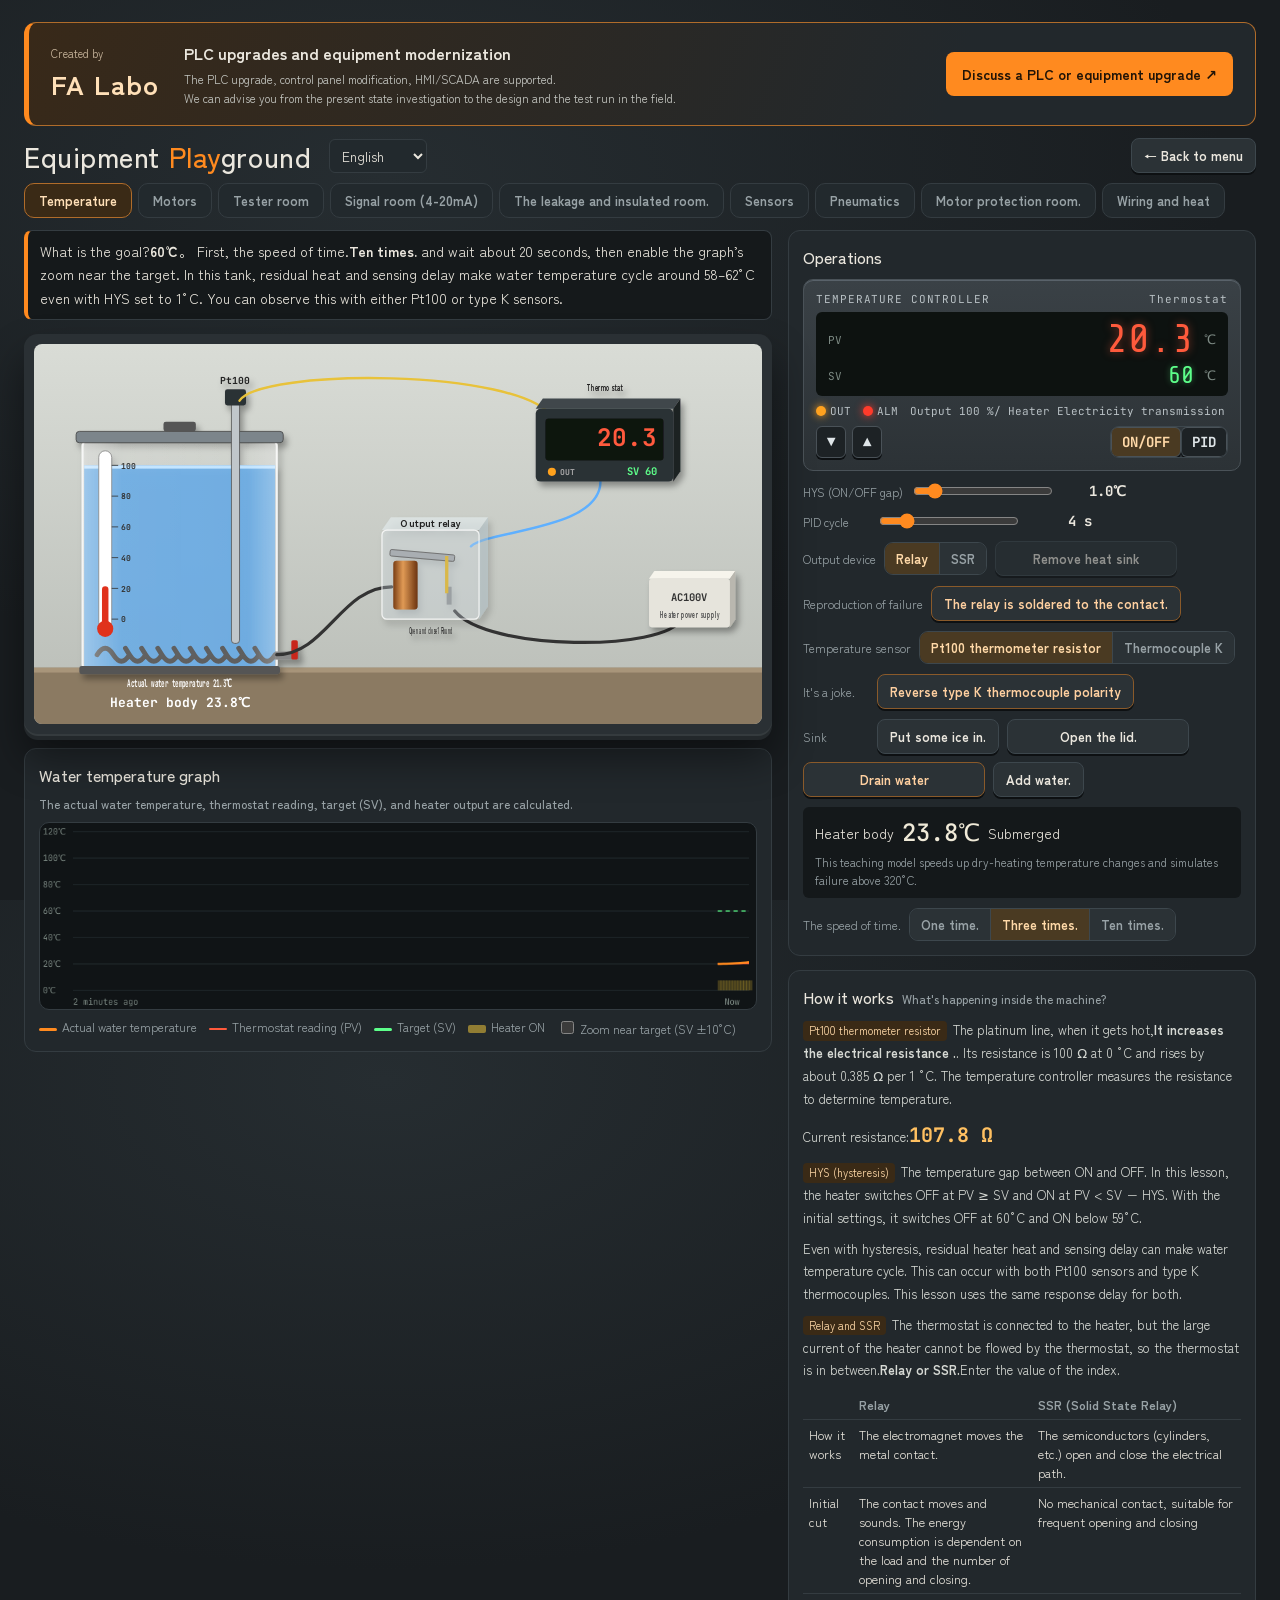
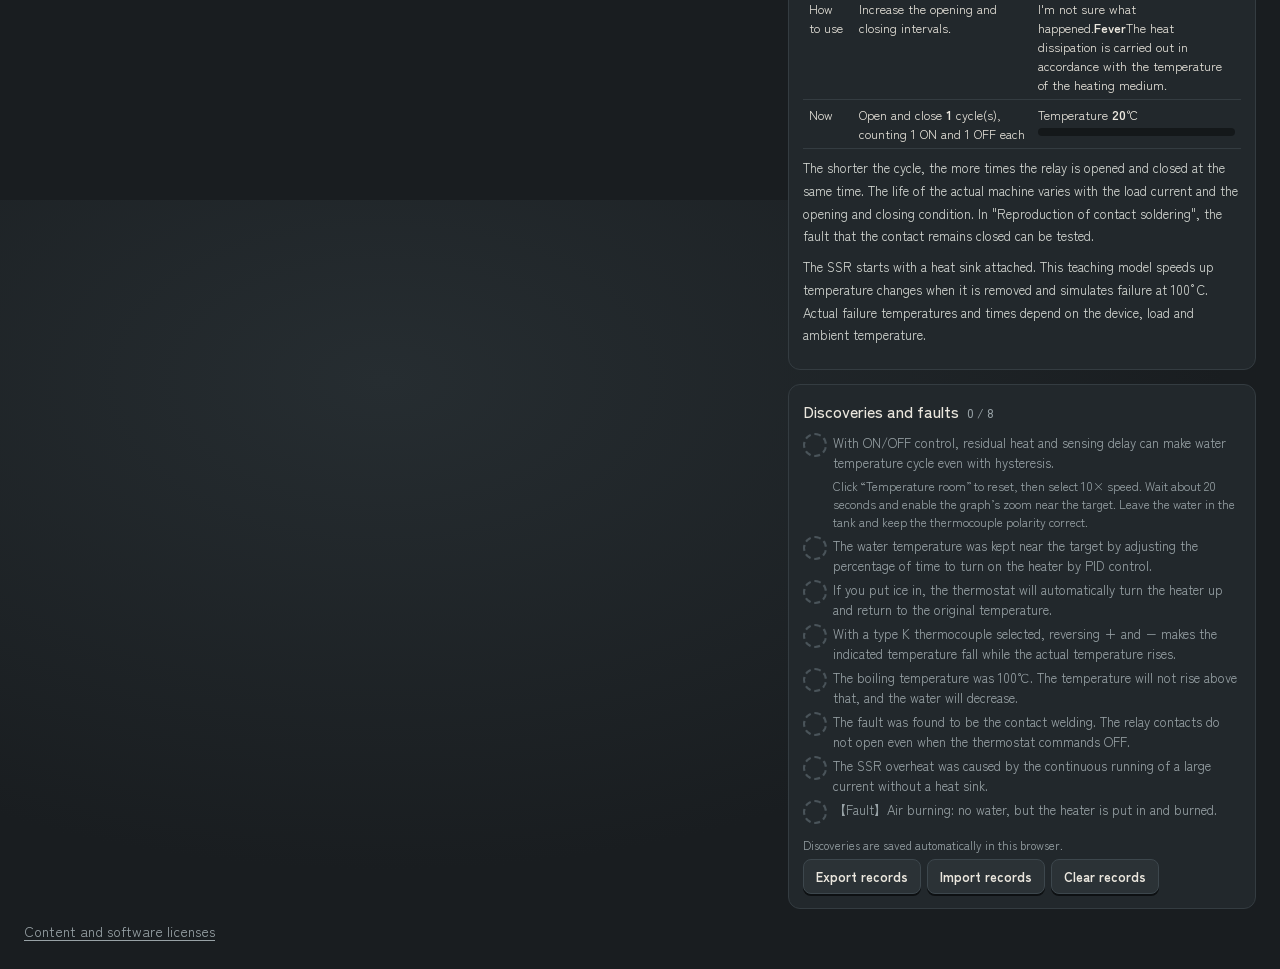
<file: apps/device-playground.html>
<!doctype html>
<html lang="ja">
<head>
<meta charset="utf-8">
<meta name="viewport" content="width=device-width, initial-scale=1, viewport-fit=cover">
<title>機器あそび場</title>
<meta name="description" content="温度制御・モーター・テスター・4-20mA・漏電・センサー・空気圧・モーター保護・配線と発熱を、9つの部屋で操作して学べる無料のブラウザー教材。制作：FA Labo。">
<link rel="canonical" href="https://learn.fa-labo.com/apps/device-playground.html">
<link rel="preconnect" href="https://fonts.googleapis.com">
<link rel="stylesheet" href="https://fonts.googleapis.com/css2?family=Dela+Gothic+One&family=Zen+Kaku+Gothic+New:wght@400;500;700&family=JetBrains+Mono:wght@500;700&family=Share+Tech+Mono&display=swap">
<style>
/* Layout: 部屋タブ → 左に機器の場面(SVG)とグラフ、右に操作パネル・原理・ノート。単一のダーク作業場テーマ */
:root{
  color-scheme:dark;
  --bg:#191d20;--bench:#22282c;--ink:#ebe7de;--muted:#98a2a6;--line:#343c41;
  --accent:#ff8a1f;--live:#ffc061;--bad:#ff4b3a;--ok:#5fd46e;--cool:#5fb0ff;
  --f-display:"Dela Gothic One","Zen Kaku Gothic New",system-ui,sans-serif;
  --f-body:"Zen Kaku Gothic New","Hiragino Sans","Yu Gothic",system-ui,sans-serif;
  --f-mono:"JetBrains Mono",ui-monospace,Menlo,Consolas,monospace;
  --f-seg:"Share Tech Mono","JetBrains Mono",ui-monospace,monospace;
}
html,body{height:100%}
body{background:var(--bg);color:var(--ink);font-family:var(--f-body);font-size:14px;background-image:radial-gradient(1200px 700px at 30% 20%,#262d31 0%,var(--bg) 70%)}
.wrap{padding-left:max(16px,env(safe-area-inset-left,0px));padding-right:max(16px,env(safe-area-inset-right,0px));padding-block:14px 28px;max-width:1520px;margin:0 auto;display:flex;flex-direction:column;gap:12px}
header{display:flex;flex-wrap:wrap;align-items:center;gap:10px 18px}
h1{font-family:var(--f-body);font-weight:500;font-size:28px;margin:0;line-height:1;letter-spacing:.02em}
h1 em{font-style:normal;color:var(--accent)}
a.back{font:inherit;font-weight:700;font-size:13px;color:var(--ink);background:#2b3236;border:1px solid #3d474d;border-radius:8px;padding:7px 12px;text-decoration:none;box-shadow:0 2px 0 #0d1012;white-space:nowrap}a.back:hover{background:#333b40}a.back:focus-visible{outline:2px solid var(--accent);outline-offset:2px}
nav.rooms{display:flex;flex-wrap:wrap;gap:6px}
nav.rooms button{font:inherit;font-weight:700;font-size:13px;background:#22292d;border:1px solid var(--line);color:var(--muted);border-radius:10px;padding:7px 14px;cursor:pointer}
nav.rooms button[aria-current="true"]{background:#3a2a16;border-color:#b06c2a;color:#ffe0b8}
nav.rooms button:disabled{opacity:.45;cursor:not-allowed}
#outDev button:disabled,#hs:disabled,#weldTest:disabled{opacity:.55;cursor:not-allowed}
button:focus-visible,input:focus-visible{outline:2px solid var(--accent);outline-offset:2px}
.main{display:grid;grid-template-columns:minmax(0,1.6fr) minmax(330px,1fr);gap:16px;align-items:start}
@media (max-width:1050px){.main{grid-template-columns:minmax(0,1fr)}}
.col{display:flex;flex-direction:column;gap:14px;min-width:0}
.card{background:var(--bench);border:1px solid var(--line);border-radius:12px;padding:14px;min-width:0}
.card h3{font-family:var(--f-body);font-weight:500;font-size:16px;margin:0 0 10px;display:flex;gap:8px;align-items:baseline;flex-wrap:wrap}
.card h3 span{font-family:var(--f-body);font-size:12px;color:var(--muted)}
.scene{position:relative;background:#2a3034;border-radius:14px;padding:10px;box-shadow:0 2px 0 #353b3e,0 6px 0 #23282b,0 24px 40px rgba(0,0,0,.45)}
.scene svg{display:block;width:100%;height:auto;border-radius:8px;user-select:none;-webkit-user-select:none}
.scene-zoom{display:none}
@media(max-width:1050px){
  .main>.col{display:contents}
  .graph-card{order:1}
  .prin{order:2}
  .notes-card{order:3}
}
@media(max-width:700px){
  .scene-zoom{display:block}
  .scene{overflow:auto}
  .scene-zoom:has(input:checked)+.scene svg{min-width:800px}
  .seg{flex-wrap:wrap;max-width:100%;box-sizing:border-box}
  .keys,.leds{flex-wrap:wrap}
}
.say{font-size:14px;line-height:1.65;background:#15191b;border:1px solid var(--line);border-left:4px solid var(--accent);border-radius:8px;padding:9px 12px;min-height:3.2em}
.say.warn{border-left-color:var(--bad);background:#2a1513}
.broken{display:none;background:#3a1210;border:1px solid #a02a20;border-radius:10px;padding:12px 14px;line-height:1.7}
.broken.show{display:block}
.broken b.t{font-family:var(--f-body);font-weight:500;font-size:18px;color:#ffb3a8;display:block;margin-bottom:4px}
.row{display:flex;flex-wrap:wrap;gap:8px;align-items:center}
.lbl{font-size:12px;color:var(--muted);min-width:5.5em}
.seg{display:inline-flex;border:1px solid #3d474d;border-radius:9px;overflow:hidden}
.seg button{font:inherit;font-size:13px;font-weight:700;background:#2b3236;color:var(--muted);border:0;padding:6px 11px;cursor:pointer}
.seg button+button{border-left:1px solid #3d474d}
.seg button[aria-pressed="true"]{background:#4a3a22;color:#ffd9a8}
.btn{font:inherit;font-weight:700;font-size:13px;color:var(--ink);background:#2b3236;border:1px solid #3d474d;border-radius:8px;padding:7px 12px;cursor:pointer;box-shadow:0 2px 0 #0d1012}
.btn:active{transform:translateY(1px);box-shadow:0 1px 0 #0d1012}
.btn.go{background:#1f5a2c;border-color:#2f8a43}
.btn.stop{background:#6a1a14;border-color:#a02a20}
.btn.warn{border-color:#8a5a2a;color:#ffd0a0}
.btn[aria-pressed="true"]{background:#5a2a10;border-color:#ff8a1f;color:#ffd0a0}
#solAState,#solBState{display:inline-block;width:3ch;font-family:var(--f-mono);text-align:center}
#comp,.air-sol-single{min-width:8em}
#pwr{width:14em;max-width:100%;flex-shrink:0}
#airPowerStatus{display:inline-block;width:8em;flex-shrink:0}
input[type=range]{accent-color:var(--accent);width:140px}
.val{font-family:var(--f-mono);font-weight:700;min-width:4.5em;text-align:right}
.ctl{display:grid;grid-template-columns:minmax(0,1fr);gap:10px}
.heater-reading{padding:10px 12px;background:#14181a;border-radius:6px}
.heater-reading small{display:block;margin-top:4px;color:var(--muted);line-height:1.5}
#heaterTemp{font:500 24px var(--f-mono)}
.device{background:linear-gradient(#3a4146,#2c3236);border:1px solid #4a5258;border-radius:10px;padding:12px;box-shadow:inset 0 1px 0 #59626a}
.device .name{font-family:var(--f-mono);font-size:11px;color:#b8c0c4;letter-spacing:.08em;margin-bottom:6px;display:flex;justify-content:space-between}
.lcd{background:#0d1210;border-radius:6px;padding:8px 12px;display:grid;grid-template-columns:auto 1fr auto;align-items:center;gap:4px 10px;font-family:var(--f-seg)}
.lcd .k{font-size:11px;color:#7d8a84;font-family:var(--f-mono)}
.lcd .pv{font-size:40px;color:#ff5a3c;text-align:right;line-height:1;text-shadow:0 0 8px rgba(255,90,60,.5)}
.lcd .sv{font-size:24px;color:#5dff8a;text-align:right;line-height:1;text-shadow:0 0 6px rgba(93,255,138,.4)}
.lcd .u{font-size:13px;color:#7d8a84}
.leds{display:flex;gap:12px;margin-top:8px;font-family:var(--f-mono);font-size:11px;color:#b8c0c4}
.led{display:inline-block;width:10px;height:10px;border-radius:50%;background:#3b2a1a;margin-right:4px;vertical-align:-1px}
.led.on{background:#ffa21f;box-shadow:0 0 8px #ffa21f}
.led.g.on{background:#39e05a;box-shadow:0 0 8px #39e05a}
.led.r.on{background:#ff3b2b;box-shadow:0 0 8px #ff3b2b}
.keys{display:flex;gap:6px;margin-top:8px}
.keys button{font:inherit;font-family:var(--f-mono);font-weight:700;background:#1d2225;color:#dfe5e8;border:1px solid #4a5258;border-radius:6px;padding:5px 10px;cursor:pointer;box-shadow:0 2px 0 #0d1012}
.keys button:active{transform:translateY(1px);box-shadow:none}
.graph{background:#101416;border-radius:10px;border:1px solid var(--line)}
.graph canvas{display:block;width:100%;height:auto}
.graph canvas.motor-graph{min-height:190px}
.legend{display:flex;flex-wrap:wrap;gap:12px;font-size:12px;color:var(--muted);margin-top:8px}
.legend i{display:inline-block;width:18px;height:3px;vertical-align:middle;margin-right:5px;border-radius:2px}
.prin p{margin:0 0 8px;font-size:13px;line-height:1.75;color:#d6d9d4}
.prin .big{font-family:var(--f-mono);font-size:20px;color:var(--live);font-weight:700}
.prin .tag{display:inline-block;font-size:11px;background:#3a2a16;color:#ffd9a8;border-radius:4px;padding:0 6px;margin-right:6px}
.prin .fig{background:#f3f0e7;border-radius:8px;padding:6px;margin:6px 0 10px}
.prin .fig svg,.prin .fig canvas{display:block;width:100%;height:auto}
table.cmp{width:100%;border-collapse:collapse;font-size:12.5px;margin:4px 0 8px}
table.cmp th,table.cmp td{border-bottom:1px solid var(--line);padding:5px 6px;text-align:left;vertical-align:top}
table.cmp th{color:var(--muted);font-weight:700}
.normal-readings{padding:10px 12px;background:#14181a;border-radius:6px}
.normal-readings h4{margin:0 0 6px;font-size:14px;font-weight:500}
.normal-readings p{margin:6px 0;font-size:12px;color:var(--muted)}
.normal-readings th{font-weight:500}
.normal-readings td:nth-child(2),.normal-readings td:nth-child(3){white-space:nowrap}
.normal-readings #normalPower{color:var(--accent)}
.table-scroll{overflow-x:auto}
.meter{height:8px;background:#14181a;border-radius:4px;overflow:hidden;margin-top:4px}
.meter i{display:block;height:100%;width:0;background:var(--ok);transition:width .2s}
.notes{list-style:none;margin:0;padding:0;display:grid;gap:5px}
.notes li{display:grid;grid-template-columns:22px 1fr;gap:8px;font-size:13px;line-height:1.5;color:var(--muted)}
.notes li .st{width:20px;height:20px;border-radius:50%;border:2px dashed #4a545a;display:grid;place-items:center;font-size:11px;font-weight:700}
.notes li.got{color:var(--ink)}
.notes li.got .st{border:2px solid var(--accent);background:#3a2814;color:var(--live)}
.notes li.got.brk .st{border-color:var(--bad);background:#3a1210;color:#ffb3a8}
.notes .hint{display:block;margin-top:5px;color:var(--muted);font-size:12px}
.notes li.new{animation:pop .8s}
@keyframes pop{0%{background:#4a3214}100%{background:transparent}}
.count{font-family:var(--f-mono);color:var(--live)}
.note-files{display:flex;flex-wrap:wrap;align-items:center;gap:6px;margin-top:12px}
.note-files small{flex-basis:100%;color:var(--muted)}
.note-files #noteStatus:empty{display:none}
.svgt{font-family:var(--f-body);font-weight:700;pointer-events:none}
.svgm{font-family:var(--f-mono);font-weight:700;pointer-events:none}
@media (prefers-reduced-motion:reduce){.notes li.new{animation:none}}

.sponsor{display:flex;flex-wrap:wrap;align-items:center;gap:14px 24px;padding:18px 22px;border:1px solid #b06c2a;border-left:5px solid var(--accent);border-radius:12px;background:linear-gradient(110deg,#382919,#22282c 75%)}
.sponsor-brand{display:flex;flex-direction:column;gap:3px}
.sponsor-brand small{font-size:11px;color:#c9b69d}
.sponsor-brand strong{font:700 27px var(--f-body);letter-spacing:.04em;color:#ffe0b8}
.sponsor-copy{flex:1;min-width:200px}
.sponsor-copy p{margin:0;color:var(--ink);font-weight:700;font-size:16px}
.sponsor-copy small{display:block;margin-top:5px;color:#c5c7c2;line-height:1.6}
.sponsor-cta{display:inline-block;padding:12px 16px;border-radius:8px;background:var(--accent);color:#211407;font-weight:700;text-decoration:none;text-align:center}
.sponsor-cta:hover{background:#ffb054}
.sponsor-cta:focus-visible{outline:3px solid #fff;outline-offset:3px}
@media(max-width:600px){.sponsor{padding:16px;gap:12px}.sponsor-copy{flex-basis:100%;min-width:0}.sponsor-cta{width:100%}}
</style>
<link rel="stylesheet" href="../assets/lesson-language.css">
<script defer src="../assets/english-cache.js"></script>
<script defer src="../assets/lesson-terms.js"></script>
<script defer src="../assets/lesson-language.js"></script>
<script src="../assets/lesson-notebook.js"></script>
</head>
<body>

<div class="wrap">
  <aside class="sponsor" aria-label="制作元 FA Labo のご案内">
    <div class="sponsor-brand"><small>この教材の制作元</small><strong>FA Labo</strong></div>
    <div class="sponsor-copy"><p>PLC更新・設備改修をお考えの方へ</p><small>PLC更新・制御盤改造・HMI/SCADA に対応。<br>現状調査から設計・現場の試運転までご相談いただけます。</small></div>
    <a class="sponsor-cta" href="https://fa-labo.com/">PLC更新・設備改修を相談する ↗</a>
  </aside>
  <header>
    <h1>機器<em>あそび</em>場</h1>
    <select class="language-picker" data-language aria-label="Language / 言語" translate="no"><option value="ja" lang="en">Japanese</option><option value="en" lang="en">English</option></select>
    <a class="back" id="backMenu" href="../index.html" style="margin-left:auto">← メニューに戻る</a>
    <nav class="rooms" id="rooms" aria-label="部屋" style="flex-basis:100%"></nav>
  </header>
  <div class="main">
    <div class="col">
      <div class="say" id="say"></div>
      <div class="broken" id="broken" role="status"></div>
      <label class="scene-zoom"><input type="checkbox" aria-controls="scene"> 機器を拡大して操作する（左右にスクロール）</label>
      <div class="scene"><svg id="scene" viewBox="0 0 900 470" aria-label="機器の場面"></svg></div>
      <div class="card graph-card">
        <h3 id="gTitle"></h3>
        <div class="graph"><canvas id="graph" width="1000" height="260"></canvas></div>
        <div class="legend" id="legend"></div>
      </div>
    </div>
    <div class="col">
      <div class="card"><h3 id="cTitle">操作</h3><div class="ctl" id="ctl"></div></div>
      <div class="card prin"><h3>しくみ<span>機器の中で起きていること</span></h3><div id="prin"></div></div>
      <div class="card notes-card"><h3>発見と故障ノート <span class="count" id="cnt"></span></h3>
        <ul class="notes" id="notes"></ul>
        <div class="note-files">
          <small id="noteSaveInfo">発見はこのブラウザーに自動保存されます。</small>
          <button type="button" class="btn" id="noteExport">記録を書き出す</button>
          <button type="button" class="btn" id="noteImport">記録を読み込む</button>
          <button type="button" class="btn" id="noteClear">記録をクリア</button>
          <input id="noteFile" type="file" accept=".json,application/json" hidden>
          <small id="noteStatus" role="status"></small>
        </div>
      </div>
    </div>
  </div>
  <footer><a class="license-link" href="../LICENSE.txt" target="_blank" rel="noopener">教材・プログラムの利用条件</a></footer>
</div>

<script>if (window.self !== window.top && location.protocol !== 'file:') document.getElementById('backMenu').hidden = true;</script>
<script>
(()=>{
const NS='http://www.w3.org/2000/svg';
const $=id=>document.getElementById(id);
const scene=$('scene'),gc=$('graph'),gx=gc.getContext('2d');
function drawLabel(ctx,value,...position){ctx.fillText(window.lessonLanguage?.text(value)??value,...position);}
function el(tag,a,p){const e=document.createElementNS(NS,tag);for(const k in a)e.setAttribute(k,a[k]);if(p)p.appendChild(e);return e;}
function tx(p,x,y,s,a={}){const f=a.fill;delete a.fill;const t=el('text',Object.assign({x,y},a),p);if(f)t.style.fill=f;t.textContent=s;return t;}
function box3d(g,x,y,w,h,d,front,top,side,extra={}){const dx=d*.55,dy=d*.8;
  el('polygon',{points:`${x},${y} ${x+w},${y} ${x+w+dx},${y-dy} ${x+dx},${y-dy}`,fill:top},g);
  el('polygon',{points:`${x+w},${y} ${x+w+dx},${y-dy} ${x+w+dx},${y+h-dy} ${x+w},${y+h}`,fill:side},g);
  return el('rect',Object.assign({x,y,width:w,height:h,fill:front},extra),g);}
function say(h,w){$('say').innerHTML=h;$('say').classList.toggle('warn',!!w);}
const clamp=(v,a,b)=>Math.max(a,Math.min(b,v));

/* ---------- 音 ---------- */
let AC=null;
function ac(){if(!AC){try{AC=new (window.AudioContext||window.webkitAudioContext)();}catch(e){}}if(AC&&AC.state==='suspended')AC.resume();return AC;}
function noise(len,freq,gain){const a=AC;if(!a)return;const t=a.currentTime,n=Math.floor(a.sampleRate*len),b=a.createBuffer(1,n,a.sampleRate),d=b.getChannelData(0);
  for(let i=0;i<n;i++)d[i]=(Math.random()*2-1)*Math.pow(1-i/n,5);const s=a.createBufferSource();s.buffer=b;const f=a.createBiquadFilter();f.type='bandpass';f.frequency.value=freq;
  const g=a.createGain();g.gain.value=gain;s.connect(f).connect(g).connect(a.destination);s.start(t);}
const sClick=()=>noise(.03,3000,.8), sTick=()=>noise(.02,5000,.4);
let hum=null;
function humSet(f,g){if(!AC)return;if(!hum){hum={o:AC.createOscillator(),g:AC.createGain(),f:AC.createBiquadFilter()};hum.o.type='sawtooth';hum.f.type='lowpass';hum.f.frequency.value=600;hum.g.gain.value=0;hum.o.connect(hum.f).connect(hum.g).connect(AC.destination);hum.o.start();}
  hum.o.frequency.value=Math.max(20,f);hum.g.gain.value=g;}

/* ---------- ノート ---------- */
const NOTES=[
 ['onoff','温度','ON/OFF制御では、HYSがあっても余熱や検出の遅れで水温が上下することがある'],
 ['pid','温度','PID制御でヒーターを入れる時間の割合を調整し、水温を目標近くに保てた'],
 ['ice','温度','氷を入れても、温調器が自動でヒーターを強めて元の温度に戻す'],
 ['tcrev','温度','K熱電対を選んだとき、+と−を逆につなぐと、温度が上がっているのに下がって見える'],
 ['boil','温度','100℃で沸騰。それ以上は温度が上がらず、水が減っていく'],
 ['weld','温度','【故障】接点の溶着を再現。温調器がOFFを指令しても、リレーの接点が開かない','b'],
 ['ssr','温度','【故障】SSRの過熱:放熱板なしで大きな電流を流し続けて焼けた','b'],
 ['dry','温度','【故障】空焚き:水がないのにヒーターを入れて焼き切れた','b'],
 ['dol','モーター','直入れ始動は、定格の約6倍の大電流が一瞬流れる'],
 ['star','モーター','スター結線で始動すると、電流は直入れの約1/3になる'],
 ['stuck','モーター','スターでは力も1/3。重い荷物だと回りきれない'],
 ['inv','モーター','インバータは周波数をゆっくり上げるので、始動電流が小さい'],
 ['rev','モーター','三相の線を2本入れ替えると、モーターが逆に回る'],
 ['oc','モーター','加速時間が短すぎると、インバータが過電流(OC)で止まる'],
 ['ov','モーター','重い物を急に減速すると、インバータが過電圧(OV)で止まる'],
 ['sdshort','モーター','【故障】インターロックなしでスターとデルタが同時に入り短絡','b'],
 ['invwire','モーター','【故障】電源をインバータの出力側(U・V・W)につないで破損','b'],
 ['burn','モーター','【故障】短い間隔でON/OFF（始動・停止）を繰り返し、モーターが焼損','b'],
 ['acv','測る','この教材のコンセントは交流100V。交流はV~(交流電圧)で測る'],
 ['trans','測る','トランスの2次側は24V。巻数の比(500:120)で電圧が下がる'],
 ['iso','測る','ブレーカーを切って1次・2次間をΩで測るとOL。巻線どうしは導通しない'],
 ['mode','測る','交流をV⎓で、直流をV~で測ると、このテスターでは正しい電圧を読めない'],
 ['pol','測る','直流で赤と黒を逆に当てると、マイナスの値になる'],
 ['swv','測る','切れているスイッチの両端には、電源の電圧(24V)がかかる'],
 ['amp','測る','電流は回路を切って、その間にテスターを入れて(直列で)測る'],
 ['ohm','測る','抵抗は電源を切ってから測る。Pt100は温度で抵抗が変わる'],
 ['cont','測る','導通チェック:つながっていると「ピー」と鳴る'],
 ['trouble','測る','「故障探し」をONにし、測って「悪いのは？」で故障部品を当てた'],
 ['ma4','信号','水位0%でも4mA流れている(0mAではない)'],
 ['ma20','信号','水位100%で20mA'],
 ['conv','信号','250Ωの抵抗を通すと、12mA×250Ω=3V。4-20mAが1-5Vになる'],
 ['cut','信号','線が切れると0mA。正常な水位0%（4mA）と区別できる'],
 ['vcut','信号','この0–10V入力では、断線時の表示と水位0%の表示を見分けにくい'],
 ['noise','信号','動力線と並べると、電圧信号はふらつくが、電流信号はほとんど影響を受けない'],
 ['lowv','信号','電源電圧が足りないと、水位が高くても20mAまで流せない'],
 ['srev','信号','+と−を逆にすると電流が流れない(2線式の水位計)'],
 ['no250','信号','250Ωを外すと、電圧入力の表示器ではループが切れて読めない'],
 ['overv','信号','【故障】定格(36V)を超える電圧をかけて水位計が壊れた','b'],
 ['ac100','信号','【故障】信号線にAC100Vをつないで水位計と表示器が焼けた','b'],
 ['diff','漏電','ふだんは行き(L)と帰り(N)の電流が同じ'],
 ['elcb','漏電','アースがつながっている状態で漏電すると、行きと帰りの電流に差ができ、設定した感度に達すると漏電ブレーカーが切れる'],
 ['earth','漏電','アースがあると漏れ電流が分かれ、外箱の電圧と人に流れる電流が下がる'],
 ['noearth','漏電','この例では、アースなしの外箱に人が触れると人体に電流が流れ、漏電ブレーカーが切れた'],
 ['test','漏電','テストボタンで、漏電ブレーカーが働くか確かめられる'],
 ['megok','漏電','この100V回路で、電源を切ってLと金属外箱の間の絶縁抵抗を測った'],
 ['megng','漏電','水濡れでLと外箱の間の絶縁抵抗が低下した'],
 ['megln','漏電','運転スイッチを入れたL−N間では、モーターの巻線を通るので小さな値を示す'],
 ['shock','漏電','【危険】アースなし・ふつうのブレーカーで感電した','b'],
 ['meglive','漏電','【故障】電気が入ったままメガーを当てた','b'],
 ['ind','センサー','誘導形の近接センサーは鉄に反応する'],
 ['alu','センサー','アルミは鉄より近づけないと反応しない(金属の種類で距離が変わる)'],
 ['cap','センサー','静電容量形は水・樹脂・紙にも反応するが、誘導形は反応しない'],
 ['glass','センサー','この透過形では、透明なガラスが光を十分にさえぎらず検出できない'],
 ['enc','センサー','エンコーダーのパルスを数えると、回った量や速さがわかる'],
 ['npn','センサー','NPNは「+24Vと黒の間」に負荷をつなぐと働く'],
 ['pnp','センサー','PNPは「黒と0Vの間」に負荷をつなぐと働く'],
 ['mis','センサー','NPN/PNPとつなぎ方が合わないと、センサーが反応してもランプが点かない'],
 ['sshort','センサー','【故障】負荷なしで出力を電源に直結してセンサーが壊れた','b'],
 ['force','空気圧','力=圧力×面積。圧力が低いと重い荷物を押せない'],
 ['pull','空気圧','戻る側はロッドの分だけ面積が小さく、力も弱い'],
 ['speed','空気圧','スピードコントローラーで、出る速さと戻る速さを別々に変えられる'],
 ['reed','空気圧','シリンダースイッチで端に着いたことを知り、自動で往復できる'],
 ['single','空気圧','停電するとシングルソレノイドはばねで戻る'],
 ['double','空気圧','停電してもダブルソレノイドの弁は流路を保ち、空気があればロッドは動き続ける'],
 ['comp','空気圧','コンプレッサーは圧力スイッチで自動的に止まったり動いたりする'],
 ['reg','空気圧','レギュレーターはタンクの圧力より高くできない'],
 ['burst','空気圧','【故障】安全装置を外して圧力を上げすぎ、ホースが破裂','b'],
 ['hose','空気圧','【危険】圧力がかかったままホースを外して暴れた','b'],
 ['impact','空気圧','【故障】速度をしぼらず端に何度もぶつけてシリンダーが壊れた','b'],
 ['prun','保護','定格の電流で運転しているときは、サーマルは切れない'],
 ['ol','保護','過負荷が続くと、サーマルが時間をおいて切れる'],
 ['quick','保護','電流が大きいほど、サーマルは早く切れる(反限時特性)'],
 ['setlow','保護','設定値が定格より低いと、普段の運転でも切れてしまう'],
 ['reset','保護','サーマルは冷めてから手でリセットする(手動復帰)'],
 ['phstart','保護','欠相すると、止まっているモーターは回れずにうなる'],
 ['ph2e','保護','2Eは過負荷と欠相を保護する。欠相を検出すると制御接点(95-96)が開く'],
 ['pshort','保護','短絡はMCCBが一瞬で切る(サーマルでは間に合わない)'],
 ['pburn','保護','【故障】サーマルの設定ミスやジャンパでモーターが焼けた','b'],
 ['drop','配線','細くて長い電線では電圧降下が大きくなる(5%超え)'],
 ['thick','配線','同じ長さ・同じヒーター台数で、電線を太くすると電圧降下が小さくなる'],
 ['allow','配線','許容電流近くまで流すと、電線は60℃近くまで熱くなる'],
 ['loose','配線','端子がゆるむと、そこだけ熱くなる'],
 ['cam','配線','サーモカメラで、触らずに熱いところを見つけた'],
 ['tight','配線','増し締めすると、端子の発熱がおさまる'],
 ['brkok','配線','電線に合った定格のブレーカーが、過電流を遮断して被覆の過熱を防いだ'],
 ['wirefire','配線','【故障】細い電線に大きいブレーカーで、電線が燃えた','b'],
 ['termfire','配線','【故障】端子のゆるみで火花が出て、端子台が燃えた','b'],
 ['ampshort','測る','【故障】電流レンジで電圧を当てて、テスターのヒューズが切れた','b'],
 ['ohmlive','測る','【故障】電源が入ったまま抵抗を測って、テスターが壊れた','b'],
];
// 保存・読み込みは共通の lesson-notebook.js を使う。

const got=new Set();
const saveDiscovery=setupNotebook('device',NOTES,got,renderNotes);
function renderNotes(nk){const ul=$('notes');ul.innerHTML='';
  NOTES.filter(n=>n[1]===ROOM.tag).forEach(([k,,t,b])=>{const li=document.createElement('li');const g=got.has(k);
    li.className=(g?'got':'')+(b?' brk':'')+(k===nk?' new':'');
    const hint=k==='onoff'?'<small class="hint">「温度の部屋」を押して初期状態に戻し、時間を10倍速に。約20秒待って「目標付近を拡大」をON。水を抜いたり、熱電対を逆接続したりしないで観察します。</small>':'';
    li.innerHTML=`<span class="st">${g?(b?'!':'✓'):''}</span><span>${t}${hint}</span>`;ul.appendChild(li);});
  const mine=NOTES.filter(n=>n[1]===ROOM.tag);$('cnt').textContent=mine.filter(n=>got.has(n[0])).length+' / '+mine.length;}
function found(k){if(got.has(k)||!saveDiscovery(k))return;renderNotes(k);}

/* ---------- 故障 ---------- */
let BROKEN=null;
function breakIt(key,title,why){
  if(BROKEN)return;BROKEN={key};found(key);
  $('broken').innerHTML=`<b class="t">故障! ${title}</b>${why}<div class="row" style="margin-top:8px"><button class="btn" id="fix">部品を交換して直す</button></div>`;
  $('broken').classList.add('show');
  $('fix').addEventListener('click',()=>{BROKEN=null;$('broken').classList.remove('show');ROOM.repair();say('部品を交換しました。');});
}
let smokes=[];
function smoke(x,y){for(let i=0;i<14;i++)smokes.push({x:x+(Math.random()-.5)*20,y,vx:(Math.random()-.5)*.02,vy:-.03-Math.random()*.04,r:6+Math.random()*8,life:0,max:1600+Math.random()*1200});}
let smokeG=null;
function drawSmoke(dt){if(!smokeG)return;smokeG.innerHTML='';
  if(BROKEN&&BROKEN.at&&Math.random()<dt*.012)smoke(BROKEN.at[0],BROKEN.at[1]);
  smokes=smokes.filter(s=>{s.life+=dt;s.x+=s.vx*dt;s.y+=s.vy*dt;s.r+=dt*.012;if(s.life>s.max)return false;
    el('circle',{cx:s.x,cy:s.y,r:s.r,fill:'#6b6b6b',opacity:(1-s.life/s.max)*.55},smokeG);return true;});}

/* ---------- UI部品 ---------- */
function seg(id,opts,cur,on){return `<div class="seg" id="${id}">${opts.map(([v,l])=>`<button data-v="${v}" aria-pressed="${v===cur}">${l}</button>`).join('')}</div>`;}
function bindSeg(id,fn){$(id).querySelectorAll('button').forEach(b=>b.addEventListener('click',()=>{ac();$(id).querySelectorAll('button').forEach(x=>x.setAttribute('aria-pressed',x===b));fn(b.dataset.v);}));}
function slider(id,min,max,step,val,fmt){return `<input type="range" id="${id}" min="${min}" max="${max}" step="${step}" value="${val}"><span class="val" id="${id}V">${fmt(val)}</span>`;}
function bindSlider(id,fmt,fn){$(id).addEventListener('input',e=>{const v=+e.target.value;$(id+'V').textContent=fmt(v);fn(v);});}

/* =====================================================================
   温度の部屋
   ===================================================================== */
const TEMP={tag:'温度',name:'温度の部屋',
 st:null,
 init(){
  this.st={pv:20,mv:0,T:20,Th:20,sT:20,lvl:1,u:0,out:0,I:0,prev:20,ph:0,newCycle:true,S:20,relayClosed:0,sw:0,mode:'onoff',sv:60,hys:1,cyc:4,
    outDev:'relay',hs:true,sensor:'pt',rev:false,lid:false,drain:false,fill:false,ice:0,speed:3,t:0,hist:[],welded:false,spark:0,dead:false,pidOkT:0,boil:false};
  this.build();this.controls();this.prin();
  $('gTitle').innerHTML='水温のグラフ<span>実際の水温・温調器の読み・目標(SV)・ヒーター出力</span>';
  $('legend').innerHTML='<span><i style="background:#ff8a1f"></i>実際の水温</span><span><i style="background:#ff5a3c;height:2px"></i>温調器の読み(PV)</span><span><i style="background:#5dff8a"></i>目標(SV)</span><span><i style="background:#ffd23a;height:8px;opacity:.5"></i>ヒーターON</span><label><input type="checkbox" id="tempZoom"> 目標付近を拡大（SV±10℃）</label>';
  say('目標は<b>60℃</b>。まず「時間の速さ」を<b>10倍</b>にして約20秒待ち、グラフの「目標付近を拡大」をONにしよう。この水槽ではHYS 1℃でも、余熱と検出の遅れで水温が約58〜62℃を行き来します。Pt100・K熱電対のどちらでも観察できます。');
 },
 repair(){const s=this.st;if(s.welded){s.welded=false;s.sw=0;s.relayClosed=0;}if(s.dead){s.dead=false;s.S=20;}s.Th=Math.min(s.Th,60);if(s.lvl<.3){s.lvl=1;s.T=20;s.sT=20;}this.syncOutputControls();this.prin();},
 build(){
  scene.innerHTML='';const P=this.P={};
  el('defs',{},scene).innerHTML=`<linearGradient id="wall" x1="0" y1="0" x2="0" y2="1"><stop offset="0" stop-color="#d9dcd6"/><stop offset="1" stop-color="#b9bdb7"/></linearGradient>
   <linearGradient id="glass" x1="0" y1="0" x2="1" y2="0"><stop offset="0" stop-color="#ffffff" stop-opacity=".35"/><stop offset=".2" stop-color="#ffffff" stop-opacity=".08"/><stop offset=".85" stop-color="#ffffff" stop-opacity=".05"/><stop offset="1" stop-color="#ffffff" stop-opacity=".3"/></linearGradient>
   <linearGradient id="cu" x1="0" y1="0" x2="1" y2="0"><stop offset="0" stop-color="#7a3e14"/><stop offset=".4" stop-color="#e09a55"/><stop offset="1" stop-color="#6c3410"/></linearGradient>
   <filter id="sh" x="-20%" y="-20%" width="150%" height="150%"><feDropShadow dx="4" dy="6" stdDeviation="4" flood-color="#000" flood-opacity=".35"/></filter>`;
  el('rect',{x:0,y:0,width:900,height:470,fill:'url(#wall)'},scene);
  el('rect',{x:0,y:400,width:900,height:70,fill:'#8b7a62'},scene);el('rect',{x:0,y:400,width:900,height:6,fill:'#a8957a'},scene);
  // 水槽
  const g=el('g',{filter:'url(#sh)'},scene);
  P.waterG=el('g',{},g);
  P.water=el('rect',{x:62,y:150,width:236,height:250,fill:'#5fa8e8',opacity:.85},P.waterG);
  P.surf=el('rect',{x:62,y:150,width:236,height:4,fill:'#bfe3ff'},P.waterG);
  P.bub=el('g',{},g);
  P.heater=el('path',{d:'M78 384 '+Array.from({length:10},(_,i)=>`Q${88+i*20} ${368} ${98+i*20} 384 T${118+i*20} 384`).join(' '),fill:'none',stroke:'#555','stroke-width':6,'stroke-linecap':'round'},g);
  el('rect',{x:60,y:120,width:240,height:282,rx:6,fill:'url(#glass)',stroke:'rgba(255,255,255,.8)','stroke-width':2.5},g);
  el('rect',{x:56,y:398,width:248,height:10,rx:3,fill:'#555'},g);
  // ふた
  P.lid=el('g',{},g);el('rect',{x:52,y:108,width:256,height:14,rx:4,fill:'#7b858b',stroke:'#444'},P.lid);el('rect',{x:160,y:96,width:40,height:12,rx:3,fill:'#555'},P.lid);
  // 温度計(本当の温度)
  el('rect',{x:80,y:132,width:16,height:220,rx:8,fill:'#fff',stroke:'#888'},g);
  P.thermo=el('rect',{x:84,y:330,width:8,height:20,rx:4,fill:'#e0301e'},g);el('circle',{cx:88,cy:352,r:10,fill:'#e0301e'},g);
  for(let v=0;v<=100;v+=20){const y=340-v*1.9;el('line',{x1:96,x2:104,y1:y,y2:y,stroke:'#333'},g);tx(g,108,y+4,String(v),{class:'svgm','font-size':10,fill:'#333'});}
  P.thermoT=tx(scene,180,424,'',{class:'svgm','font-size':13,'text-anchor':'middle',fill:'#fff'});
  // センサー
  P.probe=el('g',{},g);el('rect',{x:244,y:70,width:10,height:300,rx:4,fill:'#c0c6ca',stroke:'#555'},P.probe);el('rect',{x:236,y:56,width:26,height:20,rx:3,fill:'#2c3135'},P.probe);
  P.probeT=tx(g,249,50,'Pt100',{class:'svgm','font-size':12,'text-anchor':'middle',fill:'#222'});
  // 排水バルブ
  el('rect',{x:298,y:380,width:30,height:10,fill:'#888'},g);P.valve=el('rect',{x:318,y:366,width:8,height:24,rx:2,fill:'#c8281c'},g);
  P.drip=el('g',{},g);
  // 湯気
  P.steam=el('g',{},scene);
  P.heaterT=tx(scene,180,448,'',{class:'svgm','font-size':16,'text-anchor':'middle',fill:'#fff'});
  // 配線
  P.wires=el('g',{},scene);
  const W=(d,c,w=4)=>el('path',{d,fill:'none',stroke:c,'stroke-width':w,'stroke-linecap':'round'},P.wires);
  W('M300 384 C360 384 380 300 442 300','#333');                     // ヒーター → 出力機器
  W('M254 70 C280 30 600 30 640 90','#e8c23a',3);                    // センサー → 温調器
  W('M700 170 C700 230 560 230 540 250','#5fb0ff',3);                 // 温調器出力 → 出力機器
  W('M520 330 C560 380 780 380 800 340','#333');                      // 出力機器 → 電源
  // 出力機器エリア
  P.relay=el('g',{filter:'url(#sh)'},scene);
  box3d(P.relay,430,230,120,110,20,'rgba(225,238,245,.25)','rgba(235,245,250,.5)','rgba(180,200,210,.4)',{rx:6,stroke:'rgba(255,255,255,.8)','stroke-width':1.5});
  el('rect',{x:444,y:268,width:30,height:60,rx:4,fill:'url(#cu)'},P.relay);
  P.rArm=el('rect',{x:440,y:254,width:80,height:8,rx:2,fill:'#a9aeb2',stroke:'#666',style:'transform-origin:442px 258px;transition:transform .05s'},P.relay);
  el('rect',{x:510,y:300,width:6,height:22,fill:'#9ba0a3'},P.relay);
  P.rBlade=el('rect',{x:500,y:262,width:4,height:46,fill:'#d9b84a',style:'transition:transform .05s'},P.relay);
  P.spark=el('path',{d:'M508 300 l6 -10 l2 8 l8 -6 l-4 10 l8 2 l-10 4 z',fill:'#fff36a',opacity:0},P.relay);
  tx(P.relay,490,226,'出力リレー',{class:'svgt','font-size':13,'text-anchor':'middle',fill:'#222'});
  P.switchCount=tx(P.relay,490,358,'開閉 0 回',{class:'svgt','font-size':12,'text-anchor':'middle',fill:'#333'});
  P.ssr=el('g',{filter:'url(#sh)'},scene);
  P.hsG=el('g',{},P.ssr);for(let i=0;i<9;i++)el('rect',{x:426+i*14,y:236,width:7,height:120,fill:'#9aa3a8',stroke:'#6d757a'},P.hsG);
  box3d(P.ssr,442,262,96,70,14,'#1f2326','#2f3438','#14171a',{rx:4});
  P.ssrHeat=el('rect',{x:442,y:262,width:96,height:70,rx:4,fill:'#ff3b22',opacity:0},P.ssr);
  tx(P.ssr,490,292,'SSR',{class:'svgm','font-size':18,'text-anchor':'middle',fill:'#ddd'});
  P.ssrLed=el('circle',{cx:526,cy:274,r:4,fill:'#552'},P.ssr);
  P.ssrT=tx(P.ssr,490,318,'',{class:'svgm','font-size':12,'text-anchor':'middle',fill:'#ffb347'});
  tx(P.ssr,490,226,'SSR',{class:'svgt','font-size':13,'text-anchor':'middle',fill:'#222'});
  // 温調器(場面の中の小さな絵)
  const tc=el('g',{filter:'url(#sh)'},scene);
  box3d(tc,620,80,170,90,16,'#2c3236','#3f474c','#1d2124',{rx:6});
  el('rect',{x:632,y:92,width:146,height:52,rx:4,fill:'#0d1210'},tc);
  P.tcPV=tx(tc,770,126,'20.0',{class:'svgm','font-size':30,'text-anchor':'end',fill:'#ff5a3c'});
  P.tcSV=tx(tc,770,162,'SV 60',{class:'svgm','font-size':13,'text-anchor':'end',fill:'#5dff8a'});
  P.tcOut=el('circle',{cx:640,cy:158,r:5,fill:'#3b2a1a'},tc);tx(tc,650,162,'OUT',{class:'svgm','font-size':10,fill:'#aaa'});
  tx(tc,705,58,'温調器',{class:'svgt','font-size':13,'text-anchor':'middle',fill:'#222'});
  // 電源
  const ps=el('g',{filter:'url(#sh)'},scene);box3d(ps,760,290,100,60,12,'#e6e4dc','#f6f4ec','#b9b7af',{rx:4});
  tx(ps,810,318,'AC100V',{class:'svgm','font-size':13,'text-anchor':'middle',fill:'#333'});tx(ps,810,338,'ヒーター電源',{class:'svgt','font-size':11,'text-anchor':'middle',fill:'#555'});
  smokeG=el('g',{},scene);
 },
 controls(){
  const s=this.st;
  $('cTitle').textContent='操作';
  $('ctl').innerHTML=`
  <div class="device"><div class="name"><span>TEMPERATURE CONTROLLER</span><span>温調器</span></div>
   <div class="lcd"><span class="k">PV</span><span class="pv" id="pv">20.0</span><span class="u">℃</span><span class="k">SV</span><span class="sv" id="sv">60</span><span class="u">℃</span></div>
   <div class="leds"><span><i class="led" id="ledOut"></i>OUT</span><span><i class="led r" id="ledAl"></i>ALM</span><span id="mvT"></span></div>
   <div class="keys"><button id="svDn" aria-label="目標を下げる">▼</button><button id="svUp" aria-label="目標を上げる">▲</button><span style="flex:1"></span>${seg('mode',[['onoff','ON/OFF'],['pid','PID']],s.mode)}</div>
  </div>
  <div class="row"><span class="lbl">HYS（ON/OFFの幅）</span>${slider('hys',0.5,5,0.5,s.hys,v=>v.toFixed(1)+'℃')}</div>
  <div class="row"><span class="lbl">PIDの周期</span>${slider('cyc',1,20,1,s.cyc,v=>v+'秒')}</div>
  <div class="row"><span class="lbl">出力の機器</span>${seg('outDev',[['relay','リレー'],['ssr','SSR']],s.outDev)}<button class="btn" id="hs"></button></div>
  <div class="row"><span class="lbl">故障の再現</span><button class="btn warn" id="weldTest">リレーの接点溶着を再現</button></div>
  <div class="row"><span class="lbl">温度センサー</span>${seg('sensor',[['pt','測温抵抗体 Pt100'],['tc','熱電対 K']],s.sensor)}</div>
  <div class="row"><span class="lbl">いたずら</span><button class="btn warn" id="rev" aria-pressed="false">K熱電対の+−を逆に</button></div>
  <div class="row"><span class="lbl">水槽</span><button class="btn" id="ice">氷を入れる</button><button class="btn" id="lid" aria-pressed="false">ふたを開ける</button><button class="btn warn" id="drain" aria-pressed="false">水を抜く</button><button class="btn" id="fill">水を足す</button></div>
  <div class="heater-reading">
   <div class="row"><span>ヒーター本体</span><span id="heaterTemp">20.0℃</span><span id="heaterStatus"></span></div>
   <small>空焚きは温度変化を速め、320℃超で故障とする学習用モデルです。</small>
  </div>
  <div class="row"><span class="lbl">時間の速さ</span>${seg('speed',[['1','1倍'],['3','3倍'],['10','10倍']],String(s.speed))}</div>`;
  const P=this.P;
  $('svUp').onclick=()=>{ac();sTick();s.sv=Math.min(120,s.sv+5);};
  $('svDn').onclick=()=>{ac();sTick();s.sv=Math.max(20,s.sv-5);};
  bindSeg('mode',v=>{s.mode=v;s.I=0;s.newCycle=true;say(v==='pid'?'<b>PID制御</b>：目標とのずれをもとに、周期ごとにヒーターを入れる時間の割合を決めます。たとえば4秒周期で25%なら、1秒ON・3秒OFFです。':'<b>ON/OFF制御</b>：温調器の表示温度が目標以上でOFF、目標からHYS分下げた温度を下回るとONになります。');});
  bindSlider('hys',v=>v.toFixed(1)+'℃',v=>s.hys=v);
  bindSlider('cyc',v=>v+'秒',v=>{s.cyc=v;s.newCycle=true;});
  bindSeg('outDev',v=>{s.outDev=v;if(v==='ssr')s.relayClosed=0;this.syncOutputControls();this.prin();say(v==='ssr'?'SSRは機械接点がなく、短い周期で開閉できます。通電すると熱が出るため、この水槽では放熱板を使います。放熱板の有無で温度の上がり方を比べてみよう。':'リレーは金属の接点でヒーターを入り切りします。盤で実際の開閉回数を確かめられます。');});
  $('weldTest').onclick=()=>{if(BROKEN||s.outDev!=='relay')return;s.welded=true;
    breakIt('weld','リレーの接点が閉じたままになりました','接点が溶けてくっついた状態を再現しました。温調器の<b>OUTが消えても</b>接点が開かず、<b>ヒーターに電流が流れ続けます</b>。目標を下げて、OUTとヒーターの表示を比べよう。');
    BROKEN.at=[505,300];this.syncOutputControls();};
  $('hs').onclick=()=>{ac();s.hs=!s.hs;this.syncOutputControls();say(s.hs?'放熱板を付けました。SSRの熱を逃がします。':'放熱板を外しました。通電中のSSR温度が上がり、過熱すると故障します。温度変化を速めた学習用モデルです。');};
  bindSeg('sensor',v=>{s.sensor=v;this.prin();});
  $('rev').onclick=e=>{ac();s.rev=!s.rev;e.currentTarget.setAttribute('aria-pressed',s.rev);if(s.sensor!=='tc'&&s.rev){say('この操作は「熱電対 K」を選んだときだけ影響します。Pt100には影響しません。');}};
  $('ice').onclick=()=>{ac();if(s.lvl<=.06){say('先に水を足そう。');return;}sTick();s.ice+=14;s.iceTarget=Math.abs(s.T-s.sv)<=3?s.sv:null;s.iceCooled=false;say('氷を入れました。水温が下がります。温調器はどう動くかな?');};
  $('lid').onclick=e=>{ac();s.lid=!s.lid;e.currentTarget.setAttribute('aria-pressed',s.lid);e.currentTarget.textContent=s.lid?'ふたを閉める':'ふたを開ける';};
  $('drain').onclick=e=>{ac();s.drain=!s.drain;s.fill=false;e.currentTarget.setAttribute('aria-pressed',s.drain);e.currentTarget.textContent=s.drain?'排水を止める':'水を抜く';};
  $('fill').onclick=()=>{ac();s.fill=true;s.drain=false;$('drain').setAttribute('aria-pressed',false);$('drain').textContent='水を抜く';};
  bindSeg('speed',v=>s.speed=+v);
  this.syncOutputControls();
 },
 syncOutputControls(){
  const relay=this.st.outDev==='relay';
  $('outDev').querySelectorAll('button').forEach(b=>b.disabled=!!BROKEN);
  $('weldTest').disabled=!relay||!!BROKEN;
  $('weldTest').title=BROKEN?'先に故障した部品を交換します。':relay?'':'出力の機器を「リレー」にすると再現できます。';
  $('hs').disabled=relay||!!BROKEN;
  $('hs').textContent=this.st.hs?'放熱板を外す':'放熱板を付ける';
 },
 prin(){
  const s=this.st;const sens=s.sensor==='pt'?
   `<p><span class="tag">測温抵抗体 Pt100</span>白金の線は、温度が上がると<b>電気抵抗が増えます</b>。0℃で100Ω、1℃につき約0.385Ω増えます。温調器はこの抵抗を測って温度に直しています。</p>
    <p>いまの抵抗:<span class="big" id="pRv">--</span></p>`:
   `<p><span class="tag">熱電対 K</span>2種類の金属をつなぐと、<b>先端と根元の温度差</b>で小さな電圧が生まれます(K型で1℃あたり約0.041mV)。とても小さい電圧なので、+と−をまちがえると逆の値になります。</p>
    <p>いまの電圧:<span class="big" id="pRv">--</span></p>`;
  $('prin').innerHTML=sens+`
   <p><span class="tag">HYS（ヒステリシス）</span>ONとOFFの温度の幅です。この教材では、PVがSV以上でOFF、SV−HYS未満でON。初期設定なら60℃でOFF、59℃未満でONです。</p>
   <p>HYSがあっても、ヒーターの余熱やセンサーの検出遅れで水温が上下することがあります。K熱電対だけでなくPt100でも起こります。この教材では両方に同じ応答遅れを使っています。</p>
   <p><span class="tag">リレーとSSR</span>温調器はヒーターを入り切りしますが、ヒーターの大きな電流は温調器では流せないので、間に<b>リレーかSSR</b>を入れます。</p>
   <table class="cmp"><tr><th></th><th>リレー</th><th>SSR(ソリッドステートリレー)</th></tr>
    <tr><td>しくみ</td><td>電磁石で金属の接点を動かす</td><td>半導体(サイリスタなど)で電気の通り道を開け閉め</td></tr>
    <tr><td>入り切り</td><td>接点が動いて音がする。負荷や開閉回数に応じて消耗する</td><td>機械接点がなく、頻繁な開閉に向く</td></tr>
    <tr><td>使い方</td><td>開閉の間隔を長めに取る</td><td>通電時の<b>発熱</b>に合わせて放熱する</td></tr>
    <tr><td>いま</td><td>開閉 <b id="pSw">0</b> 回（入・切を各1回）</td><td>温度 <b id="pSsr">20</b>℃<div class="meter"><i id="pSsrM"></i></div></td></tr></table>
   <p>周期が短いほど、同じ時間にリレーを開閉する回数が増えます。実機の寿命は負荷電流や開閉条件で変わります。「接点溶着を再現」では、接点が閉じたままになる故障を試せます。</p>
   <p>SSRは初期状態では放熱板付きです。外したときの温度変化を速め、100℃で故障とする学習用モデルです。実機の故障温度や時間は機種・負荷・周囲温度で変わります。</p>`;
 },
 step(dts){
  const s=this.st;if(!s)return;const dt=dts;s.t+=dt;
  // 温調器
  const Ta=20;
  let pv;
  if(s.sensor==='pt')pv=s.sT;else pv=s.rev?(2*Ta-s.sT):s.sT;
  s.pv=pv;
  if(s.mode==='onoff'){
    if(pv<s.sv-s.hys)s.out=1;else if(pv>=s.sv)s.out=0;
    s.mv=s.out;
  }else{
    const error=s.sv-pv,rate=dt>0?(pv-s.prev)/dt:0;
    const demand=.1*(error+s.I/50-25*rate);
    if(demand>0&&demand<1&&Math.abs(error)<12)s.I+=error*dt;
    if(s.newCycle||s.ph>=s.cyc-1e-9){
      s.ph=s.newCycle?0:Math.max(0,s.ph-s.cyc);
      s.mv=clamp(demand,0,1);s.newCycle=false;
    }
    s.out=s.ph<s.mv*s.cyc?1:0;
    s.ph+=dt;
  }
  s.prev=pv;
  // 出力機器
  let u=s.out;
  if(s.outDev==='relay'){
    if(s.welded)u=1;
    if(u!==s.relayClosed){s.sw++;s.relayClosed=u;s.spark=120;if(!this.silent)sClick();}
  }else{
    if(s.dead)u=0;
    // 放熱板を外したときの過熱を短時間で観察できるよう、温度応答を速める。
    s.S+=(1.6*u-(s.hs?.06:.012)*(s.S-Ta))/(s.hs?1.5:.2)*dt;
    if(!BROKEN&&!s.dead&&s.S>=100){s.dead=true;u=0;breakIt('ssr','SSRが熱で壊れました',`SSRは電気を通すとき、中の半導体で<b>電圧が少し下がり、その分が熱</b>になります(10Aで約15W)。<b>放熱板なし</b>で流し続けたので、温度が上がりすぎて壊れました。<br>実機では負荷電流と周囲温度に合わせ、仕様書に従って放熱します。`);BROKEN.at=[490,262];this.syncOutputControls();}
  }
  if(s.outDev==='relay')s.S+=(-.012*(s.S-Ta))/1.5*dt;
  s.u=u;
  // 物理
  if(s.ice>0){const q=Math.min(s.ice,dt*4);s.ice-=q;s.T=Math.max(0,s.T-q*(s.lvl>.05?1/s.lvl:0)*.9);}
  // 排水とヒーター露出時の温度変化は、短時間で観察できる学習用の速さにする。
  if(s.drain){s.lvl=Math.max(0,s.lvl-.06*dt);if(s.lvl<=0){s.drain=false;$('drain').setAttribute('aria-pressed',false);$('drain').textContent='水を抜く';}}
  if(s.fill){const add=Math.min(1-s.lvl,.04*dt);s.T=(s.T*s.lvl+Ta*add)/Math.max(.001,s.lvl+add);s.lvl+=add;if(s.lvl>=.999)s.fill=false;}
  const wet=s.lvl>.06, P=1.8, kH=wet?.15:.0015, Ch=wet?2.5:.06, h=s.lid?.03:.015;
  const heatUse=BROKEN?.key==='dry'?0:u;
  s.Th+=(P*heatUse-kH*(s.Th-s.T)-(wet?0:.004*(s.Th-Ta)))/Ch*dt;
  const C=Math.max(.08,s.lvl);
  s.T+=(kH*(s.Th-s.T)-h*(s.T-Ta))/C*dt;
  s.boil=false;
  if(wet&&s.T>100){const ex=(s.T-100)*C;s.T=100;s.lvl=Math.max(0,s.lvl-ex*.012);s.boil=true;found('boil');}
  if(!wet)s.T+=(Ta-s.T)*dt*.02;
  s.sT+=((wet?s.T:s.T*.5+Ta*.5)-s.sT)*dt/7;
  if(s.Th>320&&!BROKEN){breakIt('dry','空焚きでヒーターが焼き切れました',`ヒーターは<b>水に熱を逃がしながら</b>使う前提で作られています。水がない状態で電気を入れたので、熱の逃げ場がなく<b>赤熱して断線</b>しました。<br>実際の装置では<b>液面スイッチ</b>で水がないときにヒーターが入らないようにします。`);BROKEN.at=[180,384];this.syncOutputControls();}
  if(BROKEN&&BROKEN.key==='dry'){s.Th=Math.max(20,s.Th-5*dt);}
  // 発見
  if(s.mode==='onoff'&&wet&&!BROKEN&&Math.abs(s.T-s.sv)<6&&s.hist.length>40){
    const r=s.hist.slice(-240);
    const switches=r.slice(1).filter((p,i)=>p.u!==r[i].u).length;
    // 最初の昇温だけでは発見にしない。OFF・ONを経て水温が再び目標を超えたことを確かめる。
    if(r.every(p=>p.mode==='onoff'&&p.sv===s.sv&&p.hys===s.hys)&&switches>=2&&Math.min(...r.map(p=>p.T))<s.sv&&s.T>s.sv)found('onoff');
  }
  if(s.mode==='pid'&&Math.abs(s.T-s.sv)<.4){s.pidOkT+=dt;if(s.pidOkT>40)found('pid');}else s.pidOkT=0;
  if(s.iceTarget!==s.sv||!wet)s.iceTarget=null;
  if(s.iceTarget!=null&&s.T<s.iceTarget-3)s.iceCooled=true;
  if(s.iceTarget!=null&&s.iceCooled&&s.ice<=0&&Math.abs(s.T-s.iceTarget)<1.5){found('ice');s.iceTarget=null;}
  if(s.sensor==='tc'&&s.rev&&s.T-pv>15)found('tcrev');
  // 履歴
  s.histT=(s.histT||0)+dt;if(s.histT>=.5){s.histT-=.5;s.hist.push({T:s.T,pv,sv:s.sv,u:heatUse,mode:s.mode,hys:s.hys});if(s.hist.length>600)s.hist.shift();}
 },
 render(dt){
  const s=this.st,P=this.P;if(!s)return;
  const top=150+(1-s.lvl)*250;
  P.water.setAttribute('y',top);P.water.setAttribute('height',Math.max(0,400-top));P.surf.setAttribute('y',top);P.surf.setAttribute('opacity',s.lvl>.02?1:0);
  const k=clamp((s.T-20)/80,0,1);P.water.setAttribute('fill',`rgb(${Math.round(95+40*k)},${Math.round(168+10*k)},${Math.round(232-10*k)})`);
  const hk=clamp((s.Th-40)/250,0,1);P.heater.setAttribute('stroke',hk<.05?'#555':`rgb(${Math.round(120+135*hk)},${Math.round(60+150*hk*hk)},${Math.round(40+60*hk*hk*hk)})`);
  if(BROKEN&&BROKEN.key==='dry')P.heater.setAttribute('stroke','#222');
  P.thermo.setAttribute('y',340-clamp(s.T,0,110)*1.9);P.thermo.setAttribute('height',clamp(s.T,0,110)*1.9+10);
  P.thermoT.textContent=s.lvl>.06?'実際の水温 '+s.T.toFixed(1)+'℃':'水位低下・ヒーター露出';
  const dry=s.lvl<=.06, burned=BROKEN?.key==='dry';
  const heaterColor=dry?'#ff9a73':'#f0ead8';
  const heaterTemperature=s.Th.toFixed(1)+'℃';
  P.heaterT.textContent='ヒーター本体 '+heaterTemperature;
  P.heaterT.setAttribute('fill',heaterColor);
  $('heaterTemp').textContent=heaterTemperature;
  $('heaterTemp').style.color=heaterColor;
  $('heaterStatus').textContent=burned?'断線・冷却中':dry?(s.u?'空焚き・温度上昇中':'ヒーター露出・冷却中'):'水中';
  P.lid.setAttribute('transform',s.lid?'translate(250 -70) rotate(25 180 115)':'');
  P.valve.setAttribute('transform',s.drain?'rotate(90 322 378)':'');
  P.probeT.textContent=s.sensor==='pt'?'Pt100':'熱電対K'+(s.rev?'(逆)':'');
  // 泡と湯気
  P.bub.innerHTML='';if(s.lvl>.05){const n=Math.floor(clamp((s.T-60)/40,0,1)*14);for(let i=0;i<n;i++){const x=70+Math.random()*220,y=top+Math.random()*(400-top);el('circle',{cx:x,cy:y,r:1.5+Math.random()*3,fill:'none',stroke:'#fff','stroke-width':1.2,opacity:.8},P.bub);}}
  P.steam.innerHTML='';if(s.T>75&&s.lvl>.03){const n=Math.floor(clamp((s.T-75)/25,0,1)*8);for(let i=0;i<n;i++){const x=80+Math.random()*200;el('path',{d:`M${x} ${top-4} q-8 -20 0 -40 t0 -40`,fill:'none',stroke:'#fff','stroke-width':3,opacity:.25+Math.random()*.25,transform:`translate(0 ${s.lid?-20:-Math.random()*30})`},P.steam);}}
  P.drip.innerHTML='';if(s.drain&&s.lvl>0)for(let i=0;i<3;i++){const y=392+((performance.now()/300+i/3)%1)*8;el('circle',{cx:330,cy:y,r:2.5,fill:'#5fa8e8'},P.drip);}
  // 出力機器
  P.relay.style.display=s.outDev==='relay'?'':'none';P.ssr.style.display=s.outDev==='ssr'?'':'none';
  const uu=s.u;
  P.rArm.style.transform=uu?'rotate(5deg)':'';P.rBlade.style.transform=uu?'translateX(8px)':'';
  s.spark=Math.max(0,s.spark-dt);P.spark.setAttribute('opacity',s.spark>0?1:0);
  P.switchCount.textContent='開閉 '+s.sw+' 回';
  P.hsG.style.display=s.hs?'':'none';
  P.ssrLed.setAttribute('fill',uu&&!s.dead?'#ff3b2b':'#552');P.ssrHeat.setAttribute('opacity',clamp((s.S-35)/80,0,.7));P.ssrT.textContent=s.S.toFixed(0)+'℃';
  // 温調器表示
  const pvTxt=(s.pv<-99?'-LLL':s.pv.toFixed(1));
  const outputOn=!!s.out;
  P.tcPV.textContent=pvTxt;P.tcSV.textContent='SV '+s.sv;P.tcOut.setAttribute('fill',outputOn?'#ffa21f':'#3b2a1a');
  $('pv').textContent=pvTxt;$('sv').textContent=s.sv;
  $('ledOut').classList.toggle('on',outputOn);
  $('ledAl').classList.toggle('on',Math.abs(s.pv-s.sv)>20&&s.t>5);
  $('mvT').textContent='出力 '+Math.round(s.mv*100)+'% ／ ヒーター '+(s.u&&BROKEN?.key!=='dry'?'通電':'停止');
  // 原理の数値
  const rv=$('pRv');if(rv){if(s.sensor==='pt')rv.textContent=(100*(1+.00385*s.sT)).toFixed(1)+' Ω';else rv.textContent=((s.rev?-1:1)*.041*(s.sT-20)).toFixed(2)+' mV';}
  if($('pSw')){$('pSw').textContent=s.sw;
    $('pSsr').textContent=s.S.toFixed(0);$('pSsrM').style.width=clamp((s.S-20)/80*100,0,100)+'%';$('pSsrM').style.background=s.S>80?'#ff4b3a':s.S>55?'#ffb347':'#5fd46e';}
  this.graph();
 },
 graph(){
  const s=this.st,W=gc.width,H=gc.height;gx.clearRect(0,0,W,H);
  const h=s.hist,n=240,st=Math.max(0,h.length-n),xs=i=>R-(h.length-1-i)/(n-1)*(R-L);
  const zoom=$('tempZoom').checked;
  const ymin=zoom?s.sv-10:h.slice(st).some(p=>p.pv<0)?-80:0,ymax=zoom?s.sv+10:120;
  const L=46,R=W-10,T=12,B=H-26,y=v=>B-(clamp(v,ymin,ymax)-ymin)/(ymax-ymin)*(B-T);
  gx.font='12px JetBrains Mono, monospace';gx.fillStyle='#7d8a84';gx.strokeStyle='#263034';gx.lineWidth=1;
  for(let v=ymin;v<=ymax;v+=zoom?5:20){gx.beginPath();gx.moveTo(L,y(v));gx.lineTo(R,y(v));gx.stroke();drawLabel(gx,v+'℃',4,y(v)+4);}
  gx.fillStyle='rgba(255,210,58,.22)';for(let i=st;i<h.length;i++)if(h[i].u)gx.fillRect(xs(i),B-14,(R-L)/n+1,14);
  const line=(f,c,w,dash)=>{gx.strokeStyle=c;gx.lineWidth=w;gx.setLineDash(dash||[]);gx.beginPath();for(let i=st;i<h.length;i++){const X=xs(i),Y=y(f(h[i]));i===st?gx.moveTo(X,Y):gx.lineTo(X,Y);}gx.stroke();gx.setLineDash([]);};
  line(p=>p.sv,'#5dff8a',1.5,[6,5]);line(p=>p.pv,'#ff5a3c',1.5);line(p=>p.T,'#ff8a1f',3);
  gx.fillStyle='#7d8a84';drawLabel(gx,'← 2分前',L,H-6);drawLabel(gx,'いま',R-34,H-6);
 },
 hum(){const s=this.st;humSet(0,0);},
};

/* =====================================================================
   モーターの部屋
   ===================================================================== */
const MOTOR={tag:'モーター',name:'モーターの部屋',
 init(){
  this.st={method:'dol',run:false,n:0,dir:1,swap:false,load:'light',I:0,temp:30,phase:'off',sdT:0,sdTime:4,interlock:true,gap:0,
    f:0,fset:60,acc:3,dec:3,fwd:1,trip:null,wrongWire:false,breaker:true,traces:[],cur:null,time:0,recent:[[-1,0],[0,0]],ocT:0,ang:0,boxes:[{x:0},{x:120},{x:240}],off:0};
  gc.classList.add('motor-graph');
  this.build();this.controls();this.prin();
  $('gTitle').innerHTML='始動電流のくらべっこ<span>0秒がスタート。直前の1秒から電流計の値を重ねて、立ち上がりを比べよう</span>';
  this.legend();
  say('<b>モーターの部屋</b>です。三相200V・2.2kWのモーターで、コンベアを動かします。まず<b>スタート</b>を押し、電流計とグラフの山を見よう。ストップして回転が止まったら、始動方法を変えて山の高さを比べてみよう。');
 },
 repair(){const s=this.st;s.temp=30;s.breaker=false;s.trip=null;s.ocT=0;s.run=false;s.f=0;s.phase='off';s.interlock=true;s.wrongWire=false;this.buildArea();this.controls();this.prin();},
 leave(){gc.classList.remove('motor-graph');},
 legend(){$('legend').innerHTML='<span><i style="background:#ff4b3a"></i>直入れ</span><span><i style="background:#ffb347"></i>スターデルタ</span><span><i style="background:#5fb0ff"></i>インバータ</span><span>点線は定格電流（約9A）</span>';},
 build(){
  scene.innerHTML='';const P=this.P={};
  el('defs',{},scene).innerHTML=`<linearGradient id="wall" x1="0" y1="0" x2="0" y2="1"><stop offset="0" stop-color="#d9dcd6"/><stop offset="1" stop-color="#b9bdb7"/></linearGradient>
   <linearGradient id="mt" x1="0" y1="0" x2="0" y2="1"><stop offset="0" stop-color="#6f90b3"/><stop offset=".5" stop-color="#3b5d82"/><stop offset="1" stop-color="#22384f"/></linearGradient>
   <filter id="sh" x="-20%" y="-20%" width="150%" height="150%"><feDropShadow dx="4" dy="6" stdDeviation="4" flood-color="#000" flood-opacity=".35"/></filter>`;
  el('rect',{x:0,y:0,width:900,height:470,fill:'url(#wall)'},scene);
  el('rect',{x:0,y:400,width:900,height:70,fill:'#8b7a62'},scene);
  // 電源
  const ps=P.breakerG=el('g',{id:'motorBreakerScene',filter:'url(#sh)',role:'button',tabindex:0,style:'cursor:pointer'},scene);box3d(ps,20,60,110,120,14,'#e6e4dc','#f6f4ec','#b9b7af',{rx:4});
  ps.addEventListener('click',()=>this.toggleBreaker());
  ps.addEventListener('keydown',e=>{if(e.key==='Enter'||e.key===' '){e.preventDefault();this.toggleBreaker();}});
  tx(ps,75,84,'三相 200V',{class:'svgt','font-size':13,'text-anchor':'middle',fill:'#222'});
  el('rect',{x:48,y:96,width:54,height:60,rx:4,fill:'#2e3337'},ps);P.brk=el('rect',{x:68,y:102,width:14,height:24,rx:3,fill:'#f0f0ea',style:'transition:transform .2s;transform-origin:75px 126px'},ps);
  P.brkT=tx(ps,75,172,'ON',{class:'svgm','font-size':11,'text-anchor':'middle',fill:'#2a7a3a'});
  // 線 R S T
  P.lines=el('g',{},scene);
  // 始動器エリア
  P.area=el('g',{},scene);
  // クランプメーター
  const cm=P.clampMeter=el('g',{filter:'url(#sh)'},scene);
  box3d(cm,470,250,74,120,10,'#f4d21e','#ffe45a','#a8820e',{rx:10});
  el('path',{d:'M478 252 q29 -40 58 0',fill:'none',stroke:'#222','stroke-width':10},cm);
  el('rect',{x:478,y:270,width:58,height:30,rx:3,fill:'#c9d6b8'},cm);
  P.amp=tx(cm,532,293,'0.0',{class:'svgm','font-size':18,'text-anchor':'end',fill:'#1c2a14'});
  tx(cm,507,318,'A',{class:'svgm','font-size':12,'text-anchor':'middle',fill:'#333'});
  tx(cm,507,386,'クランプメーター',{class:'svgt','font-size':11,'text-anchor':'middle',fill:'#333'});
  // モーター
  const m=el('g',{filter:'url(#sh)'},scene);P.motorG=m;
  el('rect',{x:600,y:330,width:150,height:16,fill:'#555'},m);
  el('rect',{x:600,y:214,width:150,height:116,rx:20,fill:'url(#mt)'},m);
  for(let i=0;i<9;i++)el('rect',{x:612+i*15,y:218,width:6,height:108,fill:'#2a4563',opacity:.55},m);
  el('rect',{x:580,y:226,width:24,height:92,rx:8,fill:'#4d6f94'},m);
  el('rect',{x:640,y:196,width:56,height:22,rx:3,fill:'#3b5d82',stroke:'#22384f'},m);tx(m,668,211,'端子箱',{class:'svgt','font-size':10,'text-anchor':'middle',fill:'#dfe8f0'});
  el('rect',{x:750,y:264,width:30,height:14,fill:'#9aa3a8'},m);
  P.coup=el('g',{},m);el('circle',{cx:0,cy:0,r:26,fill:'#c0c6ca',stroke:'#444','stroke-width':2},P.coup);el('rect',{x:-3,y:-26,width:6,height:52,fill:'#ff8a1f'},P.coup);el('rect',{x:-26,y:-3,width:52,height:6,fill:'#444'},P.coup);
  P.mTemp=tx(m,675,368,'',{class:'svgm','font-size':12,'text-anchor':'middle',fill:'#333'});
  P.rpm=tx(scene,675,186,'0 rpm',{class:'svgm','font-size':16,'text-anchor':'middle',fill:'#1c2a3a'});
  tx(m,675,268,'M',{class:'svgt','font-size':28,'text-anchor':'middle',fill:'#dfe8f0'});
  tx(m,675,300,'2.2kW 4極',{class:'svgm','font-size':11,'text-anchor':'middle',fill:'#dfe8f0'});
  // コンベア
  P.conv=el('g',{},scene);
  el('rect',{x:600,y:400,width:290,height:14,rx:7,fill:'#2b2f32'},P.conv);
  P.belt=el('line',{x1:606,y1:402,x2:884,y2:402,stroke:'#6d757a','stroke-width':3,'stroke-dasharray':'8 10'},P.conv);
  P.boxL=el('g',{},P.conv);
  tx(scene,745,440,'コンベア',{class:'svgt','font-size':12,'text-anchor':'middle',fill:'#f0ead8'});
  P.coupPos=[795,271];
  smokeG=el('g',{},scene);
  this.buildArea();
 },
 buildArea(){
  const P=this.P,s=this.st;P.area.innerHTML='';P.lines.innerHTML='';
  const col=['#d8352a','#f0f0f0','#2f6fd6'];
  const L=(d,c,w=4)=>el('path',{d,fill:'none',stroke:c,'stroke-width':w,'stroke-linecap':'round'},P.lines);
  const inverter=s.method==='inv';
  P.clampMeter.setAttribute('transform',inverter?'':'translate(-367 50)');
  if(!inverter)[0,1,2].forEach(i=>{
    const throughClamp=i===2;
    L(throughClamp?'M130 140 C150 175 70 289 111 289 H168 C212 289 166 164 180 140':`M130 ${100+i*20} H180`,col[i]);
  });
  if(s.method==='inv'){
    const g=el('g',{filter:'url(#sh)'},P.area);P.inv=g;
    box3d(g,180,70,180,230,18,'#e8e6de','#f6f4ec','#b0aea6',{rx:8});
    el('rect',{x:196,y:86,width:148,height:52,rx:4,fill:'#0d1210'},g);
    P.invD=tx(g,334,124,'0.0',{class:'svgm','font-size':30,'text-anchor':'end',fill:'#5dff8a'});
    P.invU=tx(g,204,100,'Hz',{class:'svgm','font-size':11,fill:'#7d8a84'});
    tx(g,270,160,'INVERTER',{class:'svgm','font-size':12,'text-anchor':'middle',fill:'#555'});
    P.invRun=el('circle',{cx:206,cy:178,r:5,fill:'#1d3a22'},g);tx(g,216,182,'RUN',{class:'svgm','font-size':10,fill:'#555'});
    P.invAl=el('circle',{cx:266,cy:178,r:5,fill:'#3a1a1a'},g);tx(g,276,182,'ALARM',{class:'svgm','font-size':10,fill:'#555'});
    tx(g,214,224,'電源',{class:'svgt','font-size':11,'text-anchor':'middle',fill:'#333'});tx(g,326,224,'モーター',{class:'svgt','font-size':11,'text-anchor':'middle',fill:'#333'});
    const lead=(d,c)=>el('path',{d,fill:'none',stroke:c,'stroke-width':3,'stroke-linejoin':'round'},g);
    [0,1,2].forEach(i=>{
      const inputX=(s.wrongWire?308:196)+i*18,outputX=(s.wrongWire?196:308)+i*18;
      const bendX=146+i*11,bendY=318+i*12;
      lead(`M130 ${100+i*20} H${bendX} V${bendY-8} Q${bendX} ${bendY} ${bendX+8} ${bendY} H${inputX-8} Q${inputX} ${bendY} ${inputX} ${bendY-8} V258`,col[i]);
      const wireY=i===2?239:194+i*15;
      lead(`M${outputX} 258 V${285+i*7} C${outputX} 340 430 ${wireY} 477 ${wireY} H537 Q560 ${wireY} 600 ${260+i*12}`,col[i]);
      for(const [x,symbol] of [[196+i*18,'RST'[i]],[308+i*18,'UVW'[i]]]){
        tx(g,x,245,symbol,{class:'svgm','font-size':11,'text-anchor':'middle',fill:'#333'});
        el('circle',{cx:x,cy:258,r:4,fill:col[i],stroke:'#555'},g);
      }
    });
    P.smokeAt=[270,140];
  }else{
    const n=s.method==='dol'?1:3;P.mc=[];
    const names=s.method==='dol'?['MC']:['MCM','MCS(Y)','MCD(Δ)'];
    for(let k=0;k<n;k++){const g=el('g',{filter:'url(#sh)'},P.area);const x=190+k*90,y=s.method==='dol'?120:90;
      box3d(g,x,y,70,90,12,'#e8e6de','#f6f4ec','#b0aea6',{rx:5});
      el('rect',{x:x+10,y:y+14,width:50,height:20,rx:3,fill:'#2c3135'},g);
      const bar=el('rect',{x:x+8,y:y+44,width:54,height:8,rx:2,fill:'#9aa3a8',style:'transition:transform .06s'},g);
      for(let i=0;i<3;i++)el('circle',{cx:x+16+i*19,cy:y+62,r:4,fill:'#ddd',stroke:'#666'},g);
      const led=el('circle',{cx:x+56,cy:y+24,r:4,fill:'#552'},g);
      tx(g,x+35,y-8,names[k],{class:'svgm','font-size':12,'text-anchor':'middle',fill:'#222'});
      P.mc.push({bar,led});}
    if(s.method==='dol'){[0,1,2].forEach(i=>{L(`M180 ${100+i*20} C200 ${100+i*20} 200 140 ${206+i*19} 126`,col[i],3);L(`M${206+i*19} 210 C${206+i*19} 330 470 ${300+i*6} 600 ${260+i*12}`,col[i],3);});P.smokeAt=[225,150];}
    else{
      const g=el('g',{filter:'url(#sh)'},P.area);box3d(g,200,226,60,40,8,'#e8e2d2','#f6f1e3','#b5ae9b',{rx:4});tx(g,230,250,'タイマー',{class:'svgt','font-size':10,'text-anchor':'middle',fill:'#333'});
      P.sdTimer=tx(g,230,282,'',{class:'svgm','font-size':11,'text-anchor':'middle',fill:'#b25a00'});
      [0,1,2].forEach(i=>{L(`M180 ${100+i*20} C200 ${100+i*20} 200 100 ${206+i*19} 96`,col[i],3);L(`M${206+i*19} 180 C${206+i*19} 330 470 ${300+i*6} 600 ${250+i*8}`,col[i],3);L(`M${296+i*19} 180 C${296+i*19} 330 480 ${320+i*6} 600 ${280+i*8}`,col[i],2.5);L(`M${386+i*19} 180 C${386+i*19} 240 ${330} 230 ${296+i*19} 96`,'#777',2);});
      P.smokeAt=[340,140];
    }
  }
 },
 controls(){
  const s=this.st;$('cTitle').textContent='操作';
  let m='';
  if(s.method==='dol')m=`<div class="row"><span class="lbl">いたずら</span><button class="btn" id="swap" aria-pressed="${s.swap}">R相とT相を入れ替える</button></div>
    <p style="margin:0;font-size:12px;color:var(--muted)">連続で何度も始動すると、大電流でモーターが熱くなります。</p>`;
  if(s.method==='sd')m=`<div class="row"><span class="lbl">切替タイマー</span>${slider('sdt',1,10,.5,s.sdTime,v=>v.toFixed(1)+'秒')}</div>
    <div class="row"><span class="lbl">いたずら</span><button class="btn warn" id="ilk" aria-pressed="${!s.interlock}">インターロックを外す</button></div>`;
  if(s.method==='inv')m=`<div class="device"><div class="name"><span>INVERTER</span><span>インバータ</span></div>
    <div class="lcd"><span class="k">OUT</span><span class="pv" id="invHz" style="color:#5dff8a;text-shadow:0 0 8px rgba(93,255,138,.5)">0.0</span><span class="u">Hz</span><span class="k">I</span><span class="sv" id="invA" style="color:#ffc061">0.0</span><span class="u">A</span></div>
    <div class="leds"><span><i class="led g" id="lRun"></i>RUN</span><span><i class="led r" id="lAl"></i><span id="lAlT">ALARM</span></span></div></div>
    <div class="row"><span class="lbl">周波数</span>${slider('fset',0,60,1,s.fset,v=>v+' Hz')}</div>
    <div class="row"><span class="lbl">加速時間</span>${slider('acc',.1,10,.1,s.acc,v=>v.toFixed(1)+'秒')}</div>
    <div class="row"><span class="lbl">減速時間</span>${slider('dec',.1,10,.1,s.dec,v=>v.toFixed(1)+'秒')}</div>
    <div class="row"><span class="lbl">回転方向</span>${seg('fwd',[['1','正転 FWD'],['-1','逆転 REV']],String(s.fwd))}<button class="btn" id="reset">アラーム解除</button></div>
    <div class="row"><span class="lbl">いたずら</span><button class="btn warn" id="ww" aria-pressed="${s.wrongWire}">電源を出力側(U・V・W)につなぐ</button></div>`;
  $('ctl').innerHTML=`
   <div class="row"><span class="lbl">始動方法</span>${seg('meth',[['dol','直入れ'],['sd','スターデルタ'],['inv','インバータ']],s.method)}</div>
   <div class="row"><span class="lbl">運転</span><button class="btn go" id="start">スタート</button><button class="btn stop" id="stop">ストップ</button><button class="btn" id="brk">ブレーカー</button></div>
   <div class="row"><span class="lbl">荷物</span>${seg('load',[['light','軽い'],['heavy','重い']],s.load)}<button class="btn" id="clr">グラフを消す</button></div>
   ${m}`;
  bindSeg('meth',v=>{if(s.run||Math.abs(s.n)>.02){say('モーターを止めてから始動方法を変えよう。',true);this.controls();return;}if(s.method!==v)s.f=0;s.method=v;s.phase='off';this.buildArea();this.controls();this.prin();
    say({dol:'<b>直入れ</b>:電源をそのままモーターにつなぐ一番簡単な始動方法。電磁接触器(MC)1つで入り切りします。',sd:'<b>スターデルタ始動</b>:最初はスター結線でゆっくり回し、タイマーでデルタ結線に切り替えます。電磁接触器を3つ使います。',inv:'<b>インバータ</b>:周波数を自由に変えて、速さを調整できます。始動も停止もなめらかです。'}[v]);});
  $('start').onclick=()=>{ac();this.start();};
  $('stop').onclick=()=>{ac();this.stop();};
  $('brk').onclick=()=>this.toggleBreaker();
  bindSeg('load',v=>s.load=v);
  $('clr').onclick=()=>{s.traces=[];s.cur=null;};
  if($('swap'))$('swap').onclick=e=>{if(s.run||Math.abs(s.n)>.02||s.breaker){say('モーターを止め、ブレーカーを切ってから配線を変えよう。',true);return;}s.swap=!s.swap;e.currentTarget.setAttribute('aria-pressed',s.swap);say(s.swap?'R相とT相を入れ替えました。ブレーカーを入れてスタートしてみよう。':'元の配線に戻しました。');};
  if($('sdt'))bindSlider('sdt',v=>v.toFixed(1)+'秒',v=>s.sdTime=v);
  if($('ilk'))$('ilk').onclick=e=>{s.interlock=!s.interlock;e.currentTarget.setAttribute('aria-pressed',!s.interlock);e.currentTarget.textContent=s.interlock?'インターロックを外す':'インターロックを戻す';say(s.interlock?'インターロックを戻しました。':'<b>インターロックを外しました</b>。MCS(スター)が切れる前にMCD(デルタ)が入るかも…',!s.interlock);};
  if($('fset'))bindSlider('fset',v=>v+' Hz',v=>s.fset=v);
  if($('acc'))bindSlider('acc',v=>v.toFixed(1)+'秒',v=>s.acc=v);
  if($('dec'))bindSlider('dec',v=>v.toFixed(1)+'秒',v=>s.dec=v);
  if($('fwd'))bindSeg('fwd',v=>s.fwd=+v);
  if($('reset'))$('reset').onclick=()=>{if(s.trip){s.trip=null;s.ocT=0;say('アラームを解除しました。設定を確認してスタートを押そう。');}};
  if($('ww'))$('ww').onclick=e=>{if(BROKEN||s.run||Math.abs(s.n)>.02||s.breaker){say('モーターを止め、ブレーカーを切ってから配線を変えよう。',true);return;}s.wrongWire=!s.wrongWire;e.currentTarget.setAttribute('aria-pressed',s.wrongWire);this.buildArea();
    say(s.wrongWire?'<b>電源の線を出力側(U・V・W)</b>につなぎかえました。ブレーカーを入れるとどうなるかな？':'正しい配線に戻しました。',s.wrongWire);
  };
 },
 toggleBreaker(){const s=this.st;ac();if(BROKEN)return;sClick();s.breaker=!s.breaker;if(!s.breaker){s.run=false;s.phase='off';s.f=0;}else if(s.method==='inv'&&s.wrongWire){this.wrongPower();return;}say(s.breaker?'ブレーカーを入れました。':'ブレーカーを切りました。');},
 wrongPower(){const s=this.st;s.breaker=false;breakIt('invwire','インバータが壊れました',`インバータは<b>R・S・Tから電源を入れ、U・V・Wからモーターへ出す</b>機械です。出力側には電気を受け止める回路がなく、そこに電源を入れると<b>中の半導体(トランジスタ)が一瞬で壊れます</b>。<br>必ず端子の表示を確かめます。`);BROKEN.at=this.P.smokeAt;},
 start(){const s=this.st;if(BROKEN){say('先に故障した部品を直そう。',true);return;}if(!s.breaker){say('ブレーカーが切れています。',true);return;}
  if(s.method==='inv'){if(s.trip){say('アラーム中です。「アラーム解除」を押そう。',true);return;}if(s.wrongWire){this.wrongPower();return;}}
  if(s.run)return;s.run=true;sClick();
  s.phase=s.method==='sd'?'star':'on';s.sdT=0;if(s.method!=='inv')s.f=60;
  const pts=s.recent.map(([time,current])=>[Math.max(-1,time-s.time),current]);
  s.cur={m:s.method,pts,t:0,peak:0,peakTime:0};s.traces.push(s.cur);if(s.traces.length>4)s.traces.shift();
  s.starts=(s.starts||[]).filter(t=>performance.now()-t<20000);s.starts.push(performance.now());},
 stop(){const s=this.st;if(!s.run)return;s.run=false;sClick();if(s.method!=='inv')s.phase='off';},
 prin(){
  const s=this.st;let h='';
  if(s.method==='dol')h=`<p><span class="tag">直入れ始動</span>誘導モーターを止まった状態で電源につなぐと、回転する磁界と回転子の速度差（すべり）が最大になり、大きな始動電流が流れます。この教材では<b>定格の約6倍</b>です。回転が上がるにつれて電流は下がります。</p>
   <p>小さなモーターなら直入れでも問題ありませんが、大きなモーターでは電圧が下がって<b>ほかの機械に影響</b>したり、配線や電源に負担がかかります。</p>`;
  if(s.method==='sd')h=`<p><span class="tag">スターデルタ始動</span>モーターの3つのコイルのつなぎ方を、最初は<b>スター(Y)</b>にして、回り出したら<b>デルタ(Δ)</b>に切り替えます。</p>
   <div class="fig"><svg viewBox="0 0 300 140" id="yd"></svg></div>
   <p>スターでは1つのコイルにかかる電圧が<b>200V÷√3 ≒ 115V</b>に下がります。そのため電源から流れる電流は<b>デルタの1/3</b>になります。ただし回す力(トルク)も<b>1/3</b>になるので、重い荷物だと回りきれません。</p>
   <table class="cmp"><tr><th></th><th>電流のめやす</th></tr><tr><td>直入れ</td><td>約55A(定格の約6倍)</td></tr><tr><td>スター始動</td><td>約18A(その1/3)</td></tr><tr><td>デルタ切替の瞬間</td><td>回転数や切替タイミングで変わる</td></tr></table>`;
  if(s.method==='inv')h=`<p><span class="tag">インバータ</span>中では3つのことをしています。<b>①</b>交流を直流に直す(コンバータ) → <b>②</b>コンデンサにためて平らにする → <b>③</b>トランジスタを高速で入り切りして、<b>好きな周波数の交流</b>を作る。</p>
   <div class="fig"><canvas id="wave" width="600" height="200"></canvas></div>
   <p>4極のモーターでは、<b>磁界が回る速さ</b>は60Hzで1800rpm、30Hzで900rpmです。荷物を動かすとき、回転子は磁界より少し遅く回ります。周波数をゆっくり上げると、始動電流を抑えられます。</p>
   <p><span class="tag">加速・減速</span>加速時間が短すぎると電流が増えすぎて<b>過電流(OC)</b>、重い物を急に止めると、モーターが発電機になって電気が戻り<b>過電圧(OV)</b>で止まります。</p>`;
  h+=`<p><span class="tag">いまの値</span>回転 <b id="pN">0</b> rpm/電流 <b id="pI">0</b> A/モーター温度 <b id="pT">30</b>℃</p><div class="meter"><i id="pTm"></i></div>`;
  $('prin').innerHTML=h;this.ydSvg();
 },
 ydSvg(){const sv=$('yd');if(!sv)return;const s=this.st;const delta=s.phase==='delta';
  let h=`<text x="75" y="16" text-anchor="middle" style="font:700 12px var(--f-body);fill:${!delta?'#c25a00':'#666'}">スター(Y)</text><text x="225" y="16" text-anchor="middle" style="font:700 12px var(--f-body);fill:${delta?'#c25a00':'#666'}">デルタ(Δ)</text>`;
  const coil=(x1,y1,x2,y2,on)=>{const mx=(x1+x2)/2,my=(y1+y2)/2;return `<line x1="${x1}" y1="${y1}" x2="${x2}" y2="${y2}" stroke="${on?'#ff6a00':'#555'}" stroke-width="${on?4:2.5}"/><circle cx="${mx}" cy="${my}" r="9" fill="${on?'#ffd9a8':'#fff'}" stroke="#333"/>`;};
  const yOn=s.phase==='star',dOn=delta;
  h+=coil(75,80,75,30,yOn)+coil(75,80,32,110,yOn)+coil(75,80,118,110,yOn)+`<circle cx="75" cy="80" r="4" fill="#333"/><text x="75" y="134" text-anchor="middle" style="font:11px var(--f-body);fill:#333">1つのコイルに約115V</text>`;
  h+=coil(225,30,182,110,dOn)+coil(225,30,268,110,dOn)+coil(182,110,268,110,dOn)+`<text x="225" y="134" text-anchor="middle" style="font:11px var(--f-body);fill:#333">1つのコイルに200V</text>`;
  sv.innerHTML=h;},
 step(dt){
  const s=this.st;if(!s)return;
  const heavy=s.load==='heavy',TL0=heavy?.95:.3,J=heavy?1.6:.6;
  const n=s.n;let T=0,I=0,ns=1;
  const Tcurve=(sl,Tm,sm)=>{if(Math.abs(sl)<1e-4)return 0;return 2*Tm/(sl/sm+sm/sl);};
  const Icurve=sl=>4+51*(Math.abs(sl)/(Math.abs(sl)+.6))*1.6;
  let dirSign=s.swap?-1:1;
  if(!s.breaker){s.phase='off';s.run=false;}
  if(s.method==='dol'){
    if(s.phase==='on'){const sl=(dirSign-n)/1;T=Tcurve(sl,2.5,.25)*1;I=Icurve(sl);ns=dirSign;}
  }else if(s.method==='sd'){
    if(s.run&&s.phase==='star'){s.sdT+=dt;const sl=1-n;T=Tcurve(sl,2.5,.25)/3;I=Icurve(sl)/3;
      if(s.sdT>=s.sdTime){s.phase=s.interlock?'gap':'overlap';s.gap=0;sClick();}}
    else if(s.phase==='gap'){s.gap+=dt;if(s.gap>.12){s.phase='delta';sClick();}}
    else if(s.phase==='overlap'){s.gap+=dt;I=900;if(s.gap>.05){s.phase='off';s.run=false;s.breaker=false;
      breakIt('sdshort','スターとデルタが同時に入って短絡しました',`スター用のMCSが<b>まだ切れていないのに</b>デルタ用のMCDが入ったので、電源の線どうしが<b>MCSとMCDを通って直接つながり(短絡)</b>、大きな短絡電流が流れて接点が焼けました。<br>実際の盤では、MCSとMCDのb接点を互いのコイル回路に入れ、機械的な<b>インターロック</b>も使って同時投入を防ぎます。カチッとリレーの「インターロック」の面と同じしくみです。`);BROKEN.at=this.P.smokeAt;}}
    if(s.phase==='delta'){const sl=1-n;T=Tcurve(sl,2.5,.25);I=Icurve(sl);}
    if(s.phase==='star'&&heavy&&n<.05&&s.sdT>1.5)found('stuck');
  }else{
    if(s.trip||!s.breaker){s.f=0;}
    else{
      const tgt=s.run?s.fset*s.fwd:0;const rate=(s.f<tgt&&s.f>=0||s.f>tgt&&s.f<=0)?60/s.acc:60/s.dec;
      if(Math.abs(tgt-s.f)<rate*dt)s.f=tgt;else s.f+=Math.sign(tgt-s.f)*rate*dt;
      ns=s.f/60;const sf=ns-n;
      if(Math.abs(s.f)>.1){T=Tcurve(sf,2.5,.08);I=2.5+2*Math.abs(ns)+20*Math.abs(sf)/(.10+Math.abs(sf));}
      const regenerating=T*n<0&&Math.abs(ns)<Math.abs(n);
      if(!regenerating&&I>17){s.ocT+=dt;if(s.ocT>.15){s.trip='OC';found('oc');say('<b>過電流(OC)で止まりました</b>。加速時間が短すぎて、モーターに大きな電流を流さないと間に合わなかったためです。インバータは自分とモーターを守るために出力を止めます。加速時間をのばして「アラーム解除」。',true);}}else s.ocT=0;
      if(regenerating&&Math.abs(sf)>.12&&Math.abs(T*n)>.6){s.trip='OV';found('ov');say('<b>過電圧(OV)で止まりました</b>。重い物を急に減速すると、モーターが発電機になって電気がインバータに戻り、中の電圧が上がりすぎます。減速時間をのばすか、実物では回生抵抗をつけます。',true);}
      if(s.trip){s.run=false;s.phase='off';s.f=0;T=0;I=0;}
      if(!s.run&&s.f===0)s.phase='off';
      if(s.run&&Math.abs(n)>.5)found('inv');
    }
  }
  // 運動
  const TL=Math.abs(n)>.002?TL0*Math.sign(n)*(.6+.4*Math.min(1,Math.abs(n))):0;
  let acc=(T-TL)/J;
  if(Math.abs(n)<.002&&Math.abs(T)<=TL0){acc=0;s.n=0;}else s.n+=acc*dt;
  if(T===0&&(Math.abs(s.n)<.01||s.n*n<0))s.n=0;
  s.I=I;
  // 始動前の実際の電流も残す。インバータの減速中に再始動した場合も同じ時間軸で描ける。
  s.time+=dt;s.recent.push([s.time,I]);
  while(s.recent.length>1&&s.recent[1][0]<=s.time-1)s.recent.shift();
  if(s.cur){
    const tr=s.cur;tr.t+=dt;
    if(tr.t<=10){
      tr.pts.push([tr.t,I]);
      if(I>tr.peak){tr.peak=I;tr.peakTime=tr.t;}
    }
    if(tr.m==='dol'&&tr.peak>40)found('dol');
    if(tr.m==='sd'&&tr.t>.5&&s.phase==='star'&&tr.peak<25&&tr.peak>8)found('star');
  }
  if(s.method==='dol'&&s.swap&&s.n<-.5)found('rev');
  // 温度
  const Ih=Math.min(I,80);s.temp+=(.012*Ih*Ih-.02*(s.temp-30))*dt;
  if(s.temp>=150&&!BROKEN){s.run=false;s.phase='off';s.breaker=false;breakIt('burn','モーターが焼けました',`始動のたびに流れる<b>大きな電流</b>でコイルが熱くなり、冷める前にまた始動したり、回りきれないまま電流を流し続けたので、<b>コイルの絶縁が焼けて</b>しまいました。<br>熱は<b>電流の2乗</b>に比例するので、電流が6倍なら熱は36倍。大きなモーターの始動電流を小さくするのはこのためです。実物ではサーマルリレーで守ります。`);BROKEN.at=[675,260];}
  if(BROKEN&&BROKEN.key==='burn')s.temp=Math.max(30,s.temp-dt*8);
  // コンベア
  s.ang=(s.ang+s.n*dt*1800/60*360*.05)%360;
  s.off+=s.n*dt*90;
  s.boxes.forEach(b=>{b.x+=s.n*dt*90;if(b.x>280)b.x-=360;if(b.x<-80)b.x+=360;});
  humSet(30+Math.abs(s.n)*90,Math.min(.05,Math.abs(s.n)*.04+(I>20?.02:0)));
 },
 render(dt){
  const s=this.st,P=this.P;if(!s)return;
  P.brk.style.transform=s.breaker?'':'rotate(180deg)';P.brkT.textContent=s.breaker?'ON':'OFF';P.brkT.style.fill=s.breaker?'#2a7a3a':'#b2261c';
  const action=s.breaker?'ブレーカーを切る':'ブレーカーを入れる';
  P.breakerG.setAttribute('aria-label',action);P.breakerG.setAttribute('aria-disabled',!!BROKEN);
  $('brk').textContent=action;$('brk').disabled=!!BROKEN;
  P.amp.textContent=s.I.toFixed(1);
  P.coup.setAttribute('transform',`translate(${P.coupPos[0]} ${P.coupPos[1]}) rotate(${s.ang})`);
  P.rpm.textContent=Math.round(s.n*1800)+' rpm';
  P.mTemp.textContent='モーター '+s.temp.toFixed(0)+'℃';P.mTemp.style.fill=s.temp>110?'#b2261c':'#333';
  P.motorG.setAttribute('transform',s.I>30?`translate(${(Math.random()-.5)*2} ${(Math.random()-.5)*2})`:'');
  P.belt.setAttribute('stroke-dashoffset',(-s.off).toFixed(1));
  P.boxL.innerHTML='';s.boxes.forEach(b=>{if(b.x>-40&&b.x<270){const g=el('g',{transform:`translate(${612+b.x} 400)`},P.boxL);el('rect',{x:0,y:-28,width:34,height:28,rx:2,fill:s.load==='heavy'?'#7b858b':'#c89b62',stroke:'#555'},g);if(s.load==='heavy')tx(g,17,-9,'重',{class:'svgt','font-size':13,'text-anchor':'middle',fill:'#fff'});}});
  if(P.mc){const on=s.method==='dol'?[s.phase==='on']:[s.phase==='star'||s.phase==='delta'||s.phase==='gap'||s.phase==='overlap',s.phase==='star'||s.phase==='overlap',s.phase==='delta'||s.phase==='overlap'];
    P.mc.forEach((m,i)=>{m.bar.style.transform=on[i]?'translateY(8px)':'';m.led.setAttribute('fill',on[i]?'#ff3b2b':'#552');});
    if(P.sdTimer)P.sdTimer.textContent=s.phase==='star'?s.sdT.toFixed(1)+'/'+s.sdTime.toFixed(1)+'秒':s.phase==='delta'?'Δ運転中':'';}
  if(s.method==='inv'&&P.invD){P.invD.textContent=s.trip?s.trip:Math.abs(s.f).toFixed(1);P.invD.style.fill=s.trip?'#ff5a3c':'#5dff8a';P.invRun.setAttribute('fill',s.run?'#39e05a':'#1d3a22');P.invAl.setAttribute('fill',s.trip?'#ff3b2b':'#3a1a1a');
    if($('invHz')){$('invHz').textContent=s.trip?s.trip:Math.abs(s.f).toFixed(1);$('invA').textContent=s.I.toFixed(1);$('lRun').classList.toggle('on',s.run);$('lAl').classList.toggle('on',!!s.trip);$('lAlT').textContent=s.trip?(s.trip==='OC'?'OC 過電流':'OV 過電圧'):'ALARM';}}
  if($('pN')){$('pN').textContent=Math.round(s.n*1800);$('pI').textContent=s.I.toFixed(1);$('pT').textContent=s.temp.toFixed(0);$('pTm').style.width=clamp((s.temp-30)/120*100,0,100)+'%';$('pTm').style.background=s.temp>110?'#ff4b3a':s.temp>80?'#ffb347':'#5fd46e';}
  if(s.method==='sd'&&this._lastPh!==s.phase){this._lastPh=s.phase;this.ydSvg();}
  this.wave();this.graph();
 },
 wave(){const c=$('wave');if(!c)return;const x=c.getContext('2d'),W=c.width,H=c.height,s=this.st;x.clearRect(0,0,W,H);
  x.font='13px Zen Kaku Gothic New, sans-serif';const t=performance.now()/1000;
  const box=(x0,l)=>{x.fillStyle='#444';drawLabel(x,l,x0,18);};
  box(10,'① 電源 60Hz');box(215,'② 直流');box(410,'③ 出力 '+Math.abs(s.f).toFixed(0)+'Hz');
  if(!s.breaker){drawLabel(x,'ブレーカー OFF',18,110);return;}
  x.strokeStyle='#bbb';x.beginPath();[[195,30,195,190],[395,30,395,190]].forEach(([a,b,c2,d])=>{x.moveTo(a,b);x.lineTo(c2,d);});x.stroke();
  x.strokeStyle='#2f6fd6';x.lineWidth=2;x.beginPath();for(let i=0;i<180;i++){const X=10+i,Y=110-55*Math.sin(i/180*Math.PI*2*3-t*6);i?x.lineTo(X,Y):x.moveTo(X,Y);}x.stroke();
  x.strokeStyle='#e46a00';x.beginPath();x.moveTo(215,70);x.lineTo(380,70);x.stroke();x.fillStyle='#e46a00';drawLabel(x,'約280V',290,62);
  if(Math.abs(s.f)<.1){x.fillStyle='#666';drawLabel(x,'出力停止',450,110);return;}
  const cyc=Math.abs(s.f)/60*3;
  for(let i=0;i<180;i++){const ph=i/180*Math.PI*2*cyc-t*6*Math.abs(s.f)/60;const ref=Math.sin(ph)*(Math.abs(s.f)/60);const carrier=((i*7)%14)/14*2-1;const p=ref>carrier?1:-1;x.fillStyle='rgba(120,120,120,.35)';x.fillRect(410+i,110+(p>0?-45:0),1,45);}
  x.strokeStyle='#e46a00';x.lineWidth=2.5;x.beginPath();for(let i=0;i<180;i++){const ph=i/180*Math.PI*2*cyc-t*6*Math.abs(s.f)/60;const Y=110-45*Math.sin(ph)*(.15+.85*Math.abs(s.f)/60);i?x.lineTo(410+i,Y):x.moveTo(410+i,Y);}x.stroke();
  x.fillStyle='#666';drawLabel(x,'灰色:トランジスタの入り切り',410,196);},
 graph(){const s=this.st,W=gc.clientWidth,H=gc.clientHeight;if(!W||!H)return;
  gx.save();gx.scale(gc.width/W,gc.height/H);gx.clearRect(0,0,W,H);
  const L=35,R=W-18,T=16,B=H-26,ymax=60,xs=t=>L+(t+1)/11*(R-L),y=v=>B-clamp(v,0,ymax)/ymax*(B-T);
  gx.font='12px JetBrains Mono, monospace';gx.strokeStyle='#344046';gx.fillStyle='#b8c4c8';gx.lineWidth=1;
  for(let v=0;v<=60;v+=10){gx.beginPath();gx.moveTo(L,y(v));gx.lineTo(R,y(v));gx.stroke();drawLabel(gx,v+'A',3,y(v)+4);}
  gx.textAlign='right';drawLabel(gx,'−1秒',L,H-6);gx.textAlign='center';drawLabel(gx,W<480?'0秒':'始動 0秒',xs(0),H-6);
  for(let t=2;t<=10;t+=2)drawLabel(gx,t+'秒',xs(t),H-6);
  gx.textAlign='left';
  gx.strokeStyle='#7d8a84';gx.setLineDash([2,4]);gx.beginPath();gx.moveTo(xs(0),T);gx.lineTo(xs(0),B);gx.stroke();
  gx.setLineDash([4,5]);gx.strokeStyle='#5d6a70';gx.beginPath();gx.moveTo(L,y(9));gx.lineTo(R,y(9));gx.stroke();gx.setLineDash([]);
  const col={dol:'#ff4b3a',sd:'#ffb347',inv:'#5fb0ff'};
  s.traces.forEach((tr,i)=>{const last=i===s.traces.length-1;gx.globalAlpha=last?1:.75;gx.strokeStyle=col[tr.m];gx.lineWidth=last?2.5:1.5;gx.beginPath();tr.pts.forEach((p,j)=>{j?gx.lineTo(xs(p[0]),y(p[1])):gx.moveTo(xs(p[0]),y(p[1]));});gx.stroke();
    if(tr.peak>0){gx.globalAlpha=1;gx.fillStyle=col[tr.m];gx.beginPath();gx.arc(xs(tr.peakTime),y(tr.peak),2.5,0,2*Math.PI);gx.fill();
      drawLabel(gx,'最大 '+tr.peak.toFixed(0)+'A',Math.min(R-66,xs(tr.peakTime)+5),y(tr.peak)+(tr.peak>55?14:-5));}});
  gx.globalAlpha=1;
  if(!s.traces.length){gx.fillStyle='#b8c4c8';gx.font='14px sans-serif';drawLabel(gx,'スタートで電流を記録します',L+12,H/2);}
  gx.restore();}
};

/* =====================================================================
   測る部屋(テスター)
   ===================================================================== */
const MEAS={tag:'測る',name:'測る部屋(テスター)',
 init(){
  this.st={mode:'off',red:null,black:null,next:'red',breaker:true,sw:false,fault:null,ptT:25,log:[],lastKey:'',beep:false,lampOn:false,dead:false};
  this.build();this.controls();this.prin();
  $('gTitle').innerHTML='測定の記録<span>リードを当てるたびに記録されます</span>';$('legend').innerHTML='';
  say('まず<b>テスター</b>で <b>V~（交流電圧）</b> を選び、コンセントの2つの<b>●（測定点）</b>を順に押してみよう。赤と黒のリードがつながると、電圧が表示されます。');
 },
 repair(){const s=this.st;s.dead=false;s.red=s.black=null;s.next='red';this.updProbeBtns();},
 // ---- 回路モデル ----
 chain(){const s=this.st,f=s.fault;return [s.sw&&f!=='sw',f!=='fuse',f!=='lamp',f!=='cable'];},
 dcOn(){const s=this.st;return s.breaker&&s.fault!=='trans';},
 nodeOf(p){return this.PTS[p].n;},
 volt(n){const s=this.st;
  if(n==='L'||n==='P1')return s.breaker?{g:'mains',v:100,ac:1}:{g:'pri',v:0,ac:1};
  if(n==='N'||n==='P2')return s.breaker?{g:'mains',v:0,ac:1}:{g:'pri',v:0,ac:1};
  if(n==='S1')return {g:'sec',v:this.dcOn()?24:0,ac:1};if(n==='S2')return {g:'sec',v:0,ac:1};
  if(n[0]==='n'){const i=+n[1];if(!this.dcOn())return {g:'dc',v:0};
    const c=this.chain();
    let up=true;for(let k=0;k<i;k++)if(!c[k]){up=false;break;}
    let dn=true;for(let k=i;k<4;k++)if(!c[k]){dn=false;break;}
    if(up&&dn)return {g:'dc',v:i<=2?24:0};
    if(up)return {g:'dc',v:24};if(dn)return {g:'dc',v:0};return {g:'dc',v:null};}
  return {g:'part',v:0};},
 lampAmmeter(){const s=this.st;
  if(s.mode!=='a'||s.dead||!s.red||!s.black||!this.dcOn())return 0;
  const a=this.nodeOf(s.red),b=this.nodeOf(s.black);
  if(a[0]!=='n'||b[0]!=='n'||a===b)return 0;
  const i=+a[1],j=+b[1],lo=Math.min(i,j),hi=Math.max(i,j),chain=this.chain();
  // 直流ランプ回路の2点を電流計でつないだとき、計器の外側を回る経路をたどる。
  if(!chain.slice(0,lo).every(Boolean)||!chain.slice(hi).every(Boolean))return 0;
  if(lo<=2&&hi>2)return Infinity; // ランプを迂回し、電源を短絡する
  if(chain.slice(lo,hi).every(Boolean))return 0; // 閉じた接点・電線は理想導体として扱う
  return i<j?.5:-.5;
 },
 res(a,b){const s=this.st;
  // コンセントとトランス1次は、同じブレーカーの負荷側につながる。
  a=a==='L'?'P1':a==='N'?'P2':a;b=b==='L'?'P1':b==='N'?'P2':b;
  const k=[a,b].sort().join('-');
  if(a===b)return 0;
  if(a[0]==='n'&&b[0]==='n'){if(this.dcOn())return null;const i=Math.min(+a[1],+b[1]),j=Math.max(+a[1],+b[1]);const c=this.chain(),R=[.05,.1,4.8,.2];let r=0;for(let x=i;x<j;x++){if(!c[x])return Infinity;r+=R[x];}return r;}
  if(k==='P1-P2')return s.breaker?null:18;
  if(k==='S1-S2')return s.fault==='trans'?Infinity:1.2;
  if(k==='r1-r2')return 998;
  if(k==='pt1-pt2')return 100*(1+3.9083e-3*s.ptT-5.775e-7*s.ptT*s.ptT);
  return Infinity;},
 measure(){const s=this.st;if(!s.red||!s.black||s.mode==='off'||s.dead)return null;
  const a=this.nodeOf(s.red),b=this.nodeOf(s.black);const A=this.volt(a),B=this.volt(b);
  let dv=0,type='none',float=false;
  if(A.g===B.g){if(A.v===null||B.v===null){float=a!==b;}else dv=A.v-B.v;type=A.ac?'ac':(A.g==='dc'?'dc':'none');}
  return {a,b,dv,type,float,cross:A.g!==B.g,A,B};},
 // ---- 場面 ----
 build(){
  scene.innerHTML='';const P=this.P={};
  el('defs',{},scene).innerHTML=`<linearGradient id="wall" x1="0" y1="0" x2="0" y2="1"><stop offset="0" stop-color="#d9dcd6"/><stop offset="1" stop-color="#b9bdb7"/></linearGradient>
   <linearGradient id="cu" x1="0" y1="0" x2="1" y2="0"><stop offset="0" stop-color="#7a3e14"/><stop offset=".4" stop-color="#e09a55"/><stop offset="1" stop-color="#6c3410"/></linearGradient>
   <radialGradient id="bulbOn"><stop offset="0" stop-color="#fffbe0"/><stop offset=".5" stop-color="#ffe066"/><stop offset="1" stop-color="#ffb000" stop-opacity=".2"/></radialGradient>
   <filter id="sh" x="-20%" y="-20%" width="150%" height="150%"><feDropShadow dx="4" dy="6" stdDeviation="4" flood-color="#000" flood-opacity=".35"/></filter>`;
  el('rect',{x:0,y:0,width:900,height:470,fill:'url(#wall)'},scene);
  el('rect',{x:0,y:350,width:900,height:120,fill:'#8b7a62'},scene);el('rect',{x:0,y:350,width:900,height:6,fill:'#a8957a'},scene);
  const T=(x,y,s,a={})=>tx(scene,x,y,s,Object.assign({class:'svgt','font-size':12,'text-anchor':'middle',fill:'#222'},a));
  const W=(d,c,w=4)=>el('path',{d,fill:'none',stroke:c,'stroke-width':w,'stroke-linecap':'round','stroke-linejoin':'round'},scene);
  // コンセント
  const o=el('g',{filter:'url(#sh)'},scene);el('rect',{x:30,y:110,width:96,height:110,rx:10,fill:'#f4f2ea',stroke:'#aaa'},o);
  el('rect',{x:45,y:137,width:66,height:51,rx:13,fill:'#fffdf7',stroke:'#c6c2b8'},o);
  el('rect',{x:62,y:151,width:5,height:22,rx:1,fill:'#292929'},o);
  el('rect',{x:89,y:154,width:5,height:16,rx:1,fill:'#292929'},o);
  T(78,88,'コンセント');T(78,103,'日本仕様 AC100V',{'font-size':10});
  el('path',{d:'M26 162 H60 M96 162 H130',fill:'none',stroke:'#ad874b','stroke-width':1,'stroke-dasharray':'2 3'},scene);
  T(20,184,'N',{class:'svgm'});T(136,184,'L',{class:'svgm'});T(78,205,'● 測定点',{'font-size':10,fill:'#7e6339'});
  // 教材全体を切るブレーカー。差込口とは別の部品として描く。
  T(78,244,'ブレーカー');
  W('M62 334 C62 359 188 365 188 316','#333',3);
  W('M94 334 C94 348 222 358 222 316','#333',3);
  P.breakerG=el('g',{id:'measBreakerScene',role:'button',tabindex:0,style:'cursor:pointer'},scene);
  box3d(P.breakerG,43,254,70,80,8,'#e6e4dc','#f6f4ec','#b9b7af',{rx:5});
  el('rect',{x:56,y:263,width:44,height:62,rx:5,fill:'#252a2e'},P.breakerG);
  P.breakerLever=el('rect',{x:68,y:270,width:20,height:20,rx:4,fill:'#f4f2ea',stroke:'#999'},P.breakerG);
  P.breakerText=tx(P.breakerG,78,319,'ON',{class:'svgm','font-size':12,'text-anchor':'middle',fill:'#8fe09a'});
  P.breakerG.addEventListener('click',()=>this.toggleBreaker());
  P.breakerG.addEventListener('keydown',e=>{if(e.key==='Enter'||e.key===' '){e.preventDefault();this.toggleBreaker();}});
  // トランス
  const t=el('g',{filter:'url(#sh)',style:'cursor:help'},scene);t.addEventListener('click',()=>this.focus('trans'));
  el('rect',{x:170,y:150,width:170,height:130,rx:6,fill:'#5d666c'},t);el('rect',{x:200,y:172,width:110,height:86,fill:'#3a4044'},t);el('rect',{x:240,y:150,width:30,height:130,fill:'#7b858b'},t);
  el('rect',{x:182,y:166,width:52,height:98,rx:6,fill:'url(#cu)'},t);el('rect',{x:276,y:178,width:52,height:74,rx:6,fill:'url(#cu)'},t);
  for(let i=0;i<10;i++)el('line',{x1:182,x2:234,y1:172+i*9,y2:172+i*9,stroke:'#6c3410',opacity:.5},t);for(let i=0;i<6;i++)el('line',{x1:276,x2:328,y1:186+i*11,y2:186+i*11,stroke:'#6c3410',opacity:.5},t);
  T(255,140,'トランス');T(208,300,'1次 500回',{'font-size':11});T(302,300,'2次 120回',{'font-size':11});
  // 直流電源
  const d=el('g',{filter:'url(#sh)',style:'cursor:help'},scene);d.addEventListener('click',()=>this.focus('dc'));
  box3d(d,380,170,150,110,14,'#e6e4dc','#f6f4ec','#b9b7af',{rx:5});
  T(455,206,'直流電源',{'font-size':14});T(455,226,'DC 24V',{class:'svgm','font-size':13});
  P.dcLed=el('circle',{cx:512,cy:186,r:5,fill:'#1d3a22'},d);
  T(422,300,'AC入力',{'font-size':10});T(500,300,'+  DC出力  −',{'font-size':10});
  // 負荷ボード
  const b=el('g',{filter:'url(#sh)'},scene);el('rect',{x:570,y:120,width:310,height:210,rx:8,fill:'#e8e2d2',stroke:'#9a937f'},b);T(725,112,'ランプ回路');
  P.swG=el('g',{style:'cursor:pointer'},scene);el('rect',{x:592,y:170,width:56,height:44,rx:6,fill:'#2c3135'},P.swG);P.swLev=el('rect',{x:612,y:160,width:16,height:30,rx:4,fill:'#f0f0ea',stroke:'#888',style:'transition:transform .15s;transform-origin:620px 190px'},P.swG);
  P.swG.addEventListener('click',()=>{ac();sClick();this.st.sw=!this.st.sw;say(this.st.sw?'スイッチを入れました。':'スイッチを切りました。');});
  T(620,236,'スイッチ');
  P.fuseG=el('g',{style:'cursor:help'},scene);P.fuseG.addEventListener('click',()=>this.focus('fuse'));el('rect',{x:678,y:184,width:70,height:18,rx:9,fill:'rgba(230,240,245,.7)',stroke:'#888'},P.fuseG);el('rect',{x:670,y:182,width:12,height:22,fill:'#c0c6ca'},P.fuseG);el('rect',{x:744,y:182,width:12,height:22,fill:'#c0c6ca'},P.fuseG);
  P.fuseWire=el('line',{x1:682,y1:193,x2:744,y2:193,stroke:'#666','stroke-width':1.5},P.fuseG);T(713,236,'ヒューズ');
  P.bulb=el('circle',{cx:820,cy:180,r:28,fill:'#f4f4ec',stroke:'#999','stroke-width':2},scene);el('path',{d:'M806 182 q7 -14 14 0 t14 0',fill:'none',stroke:'#777','stroke-width':1.5},scene);el('rect',{x:806,y:206,width:28,height:16,fill:'#999'},scene);T(820,142,'ランプ 24V');
  // 配線(固定)
  W('M290 322 C290 345 405 345 405 316','#d8352a',3);W('M325 322 C325 350 440 350 440 316','#2f6fd6',3);
  for(const x of [405,440])el('circle',{cx:x,cy:316,r:4,fill:'#bbb',stroke:'#555'},scene);
  W('M478 322 C478 300 560 280 600 268','#d8352a',4);W('M640 268 L676 268 L676 210','#e8c23a',4);W('M752 210 L752 268 L800 268 L806 222','#e8c23a',4);
  W('M834 222 L850 268 L860 268','#333',4);P.cable=W('M860 268 C880 300 880 345 700 345 C560 345 520 345 513 322','#333',5);T(700,338,'戻りの電線',{'font-size':11,fill:'#555'});
  // 部品トレイ
  const tr=el('g',{},scene);el('rect',{x:30,y:372,width:420,height:84,rx:8,fill:'#6f6252'},tr);T(240,466,'部品トレイ',{fill:'#f0ead8'});
  el('line',{x1:60,y1:410,x2:200,y2:410,stroke:'#888','stroke-width':3},tr);el('rect',{x:100,y:398,width:60,height:24,rx:10,fill:'#d9c7a0',stroke:'#8a7a5a'},tr);
  ['#8b4513','#000','#e00000','#c9a646'].forEach((c,i)=>el('rect',{x:110+i*11,y:398,width:5,height:24,fill:c},tr));T(130,392,'抵抗器',{fill:'#f0ead8'});
  el('line',{x1:250,y1:400,x2:330,y2:400,stroke:'#c0c6ca','stroke-width':6},tr);el('rect',{x:330,y:392,width:20,height:16,rx:3,fill:'#2c3135'},tr);el('path',{d:'M350 396 L420 396 M350 404 L398 404 L420 418',fill:'none',stroke:'#e8c23a','stroke-width':2},tr);
  P.ptTxt=tx(tr,300,432,'',{class:'svgt','font-size':12,'text-anchor':'middle',fill:'#f0ead8'});
  T(300,390,'測温抵抗体 Pt100',{fill:'#f0ead8'});
  // 測定点
  this.PTS={
   outL:{x:136,y:162,n:'L',lab:'コンセント L'},outN:{x:20,y:162,n:'N',lab:'コンセント N'},
   p1:{x:188,y:316,n:'P1',lab:'トランス1次'},p2:{x:222,y:316,n:'P2',lab:'トランス1次'},
   s1:{x:290,y:316,n:'S1',lab:'トランス2次'},s2:{x:325,y:316,n:'S2',lab:'トランス2次'},
   dP:{x:478,y:316,n:'n0',lab:'直流電源 +'},dN:{x:513,y:316,n:'n4',lab:'直流電源 −'},
   swA:{x:600,y:268,n:'n0',lab:'スイッチ左'},swB:{x:640,y:268,n:'n1',lab:'スイッチ右'},
   fA:{x:676,y:214,n:'n1',lab:'ヒューズ左'},fB:{x:752,y:214,n:'n2',lab:'ヒューズ右'},
   lA:{x:806,y:232,n:'n2',lab:'ランプ左'},lB:{x:834,y:232,n:'n3',lab:'ランプ右'},
   cA:{x:860,y:268,n:'n3',lab:'電線(ランプ側)'},
   r1:{x:60,y:410,n:'r1',lab:'抵抗器'},r2:{x:200,y:410,n:'r2',lab:'抵抗器'},
   pt1:{x:420,y:396,n:'pt1',lab:'Pt100'},pt2:{x:420,y:418,n:'pt2',lab:'Pt100'},
  };
  P.leads=el('g',{},scene);
  P.ptsG=el('g',{},scene);
  for(const k in this.PTS){const p=this.PTS[k];const g=el('g',{'data-point':k,style:'cursor:crosshair'},P.ptsG);
    el('circle',{cx:p.x,cy:p.y,r:12,fill:'transparent'},g);p.dot=el('circle',{cx:p.x,cy:p.y,r:6,fill:'#c0c6ca',stroke:'#333','stroke-width':1.5},g);
    const ttl=el('title',{},g);ttl.textContent=p.lab;
    g.addEventListener('click',e=>{e.stopPropagation();ac();this.touch(k);});}
  smokeG=el('g',{},scene);
 },
 toggleBreaker(){ac();sClick();this.st.breaker=!this.st.breaker;this.render(0);say(this.st.breaker?'ブレーカーを入れました。教材の回路に電気が入ります。':'ブレーカーを切りました。電圧が0Vになったことを確かめてから抵抗を測ります。');},
 touch(k){const s=this.st;sTick();
  if(s.next==='red'){s.red=k;s.next='black';}else{s.black=k;s.next='red';}
  this.updProbeBtns();this.check(true);},
 focus(what){const t={trans:'<b>トランス</b>:1次側のコイルに交流を流すと鉄心に磁気の変化が生まれ、2次側のコイルに電圧が生まれます(電磁誘導)。電圧は<b>巻数の比</b>で決まり、500回:120回なら100V→24Vです。<b>ブレーカーを切って</b>、Ωで1次の端子と2次の端子の間を測ってみましょう。',
   dc:'<b>直流電源</b>:交流を<b>ダイオード</b>で一方向にそろえ(整流)、<b>コンデンサ</b>でならして(平滑)、さらに回路で24Vちょうどに整えます(安定化)。しくみの欄の図を見てみよう。',
   fuse:'<b>ヒューズ</b>:中の細い金属線が、決まった以上の電流で<b>溶けて切れ</b>、回路を守ります。このランプ回路では、通電中にスイッチを入れると、切れたヒューズの両端に24Vがかかります。'}[what];if(t)say(t);},
 controls(){
  const s=this.st;$('cTitle').textContent='テスター';
  const modes=[['off','OFF',210],['acv','V~',250],['dcv','V⎓',290],['ohm','Ω',330],['cont','・)))',10],['a','A⎓',50]];
  $('ctl').innerHTML=`
   <div class="row"><span class="lbl">教材の電源</span><button class="btn" id="measBreaker">ブレーカーを切る</button></div>
   <div class="device" style="background:linear-gradient(#f4d21e,#d8b414);border-color:#8a6508">
    <div class="name" style="color:#4a3600"><span>DIGITAL MULTIMETER</span><span>テスター</span></div>
    <div class="lcd" style="background:#c9d6b8;grid-template-columns:1fr auto"><span id="tRead" style="font-family:var(--f-seg);font-size:44px;color:#1c2a14;text-align:right;line-height:1">----</span><span id="tUnit" style="font-family:var(--f-seg);font-size:18px;color:#1c2a14">&nbsp;</span>
     <span id="tSub" style="grid-column:1/3;font-family:var(--f-mono);font-size:11px;color:#3b4a30">OFF</span></div>
    <svg id="dial" viewBox="0 0 220 170" style="display:block;width:100%;max-width:300px;margin:8px auto 0">
     <circle cx="110" cy="95" r="52" fill="#2c3135"/><circle cx="110" cy="95" r="40" fill="#1a1d1f"/>
     <g id="knob"><rect x="104" y="47" width="12" height="44" rx="5" fill="#ececec"/><rect x="107" y="50" width="6" height="14" fill="#d8352a"/></g>
     ${modes.map(([m,l,a])=>{const r=a*Math.PI/180;return `<text data-m="${m}" x="${110+Math.cos(r)*72}" y="${100+Math.sin(r)*72}" text-anchor="middle" style="font:700 15px var(--f-mono);fill:#2a2000;cursor:pointer">${l}</text>`;}).join('')}
    </svg>
    <div class="row" style="justify-content:center;margin-top:4px"><button class="btn" id="pRed" style="border-color:#d8352a">赤リードを当てる</button><button class="btn" id="pBlk">黒リードを当てる</button><button class="btn" id="pOff">外す</button></div>
   </div>
   <div class="row"><span class="lbl">Pt100の温度</span>${slider('ptT',0,100,1,s.ptT,v=>v+'℃')}</div>
   <div class="row"><span class="lbl">故障探し</span><button class="btn warn" id="flt">故障探しをONにする</button><span id="fltS" style="font-size:12px;color:var(--muted)"></span></div>
   <div class="normal-readings" id="normalValues">
    <h4>正常なときの測定値</h4>
    <p>条件：故障なし・ブレーカーON・スイッチON</p>
    <p id="normalPower" hidden></p>
    <table class="cmp" aria-label="正常なときの測定値">
     <thead><tr><th>測る場所（2点）</th><th>レンジ</th><th>正常値</th></tr></thead>
     <tbody>
      <tr><td>コンセントの2点</td><td>V~</td><td>100 V</td></tr>
      <tr><td>トランス1次の両端</td><td>V~</td><td>100 V</td></tr>
      <tr><td>トランス2次の両端</td><td>V~</td><td>24 V</td></tr>
      <tr><td>直流電源の＋と−</td><td>V⎓</td><td>24 V</td></tr>
      <tr><td>スイッチの両端</td><td>V⎓</td><td>0 V</td></tr>
      <tr><td>ヒューズの両端</td><td>V⎓</td><td>0 V</td></tr>
      <tr><td>ランプの両端</td><td>V⎓</td><td>24 V（点灯）</td></tr>
      <tr><td>戻り線の両端<br>ランプ側 ↔ 直流電源−</td><td>V⎓</td><td>0 V</td></tr>
     </tbody>
    </table>
    <p>V⎓は赤・黒を逆にすると−表示になります。数値の大きさを比べます。</p>
   </div>
   <div class="row" id="guess" style="display:none"><span class="lbl">悪いのは?</span>${['sw:スイッチ','fuse:ヒューズ','lamp:ランプ','cable:戻りの電線','trans:トランス'].map(x=>{const [k,l]=x.split(':');return `<button class="btn" data-g="${k}">${l}</button>`;}).join('')}</div>`;
  $('dial').querySelectorAll('text').forEach(t=>t.addEventListener('click',()=>{ac();sTick();this.setMode(t.dataset.m);}));
  $('measBreaker').onclick=()=>this.toggleBreaker();
  $('pRed').onclick=()=>{s.next='red';this.updProbeBtns();};$('pBlk').onclick=()=>{s.next='black';this.updProbeBtns();};
  $('pOff').onclick=()=>{s.red=s.black=null;s.next='red';this.updProbeBtns();};
  bindSlider('ptT',v=>v+'℃',v=>s.ptT=v);
  $('flt').onclick=()=>{ac();if(s.fault){s.fault=null;this.syncFaultControls();say('故障探しをOFFにしました。回路の故障を取り除きました。');return;}
    const f=['sw','fuse','lamp','cable','trans'];s.fault=f[Math.floor(Math.random()*f.length)];s.sw=true;this.syncFaultControls();
    say('<b>故障探しをONにしました</b>。1か所に故障があります。ランプ側は<b>V⎓</b>、トランス側は<b>V~</b>で測り、下の<b>「悪いのは？」</b>で部品を選ぼう。電圧測定はブレーカーON、抵抗・導通測定はOFFで行います。');};
  $('guess').querySelectorAll('button').forEach(b=>b.onclick=()=>{ac();if(b.dataset.g===s.fault){found('trouble');sTick();say('<b>正解!</b> '+{sw:'スイッチの接点が接触不良でした。スイッチの両端に24Vかかっていたはずです。',fuse:'ヒューズが切れていました。ヒューズの両端に24Vかかっていたはずです。',lamp:'ランプの中の線(フィラメント)が切れていました。24Vかかっているのに点灯しないのが手がかりです。',cable:'戻りの電線が途中で切れていました。ランプの右側にも24Vが来ていたはずです。',trans:'トランスの2次側のコイルが切れていました。2次側が0Vだったはずです。'}[s.fault]+'<br>正常な電圧や点灯状態と比べて、故障箇所を絞り込みます。');s.fault=null;this.syncFaultControls();}
   else say('ちがうみたい。もう一度測って確かめよう。',true);});
  this.syncFaultControls();this.updProbeBtns();this.setMode(s.mode);
 },
 syncFaultControls(){const active=!!this.st.fault;
  $('flt').textContent=active?'故障探しをOFFにする':'故障探しをONにする';
  $('fltS').textContent=active?'ON：故障探し中':'OFF：故障なし';
  $('guess').style.display=active?'':'none';
 },
 updProbeBtns(){const s=this.st;if(!$('pRed'))return;$('pRed').setAttribute('aria-pressed',s.next==='red');$('pBlk').setAttribute('aria-pressed',s.next==='black');},
 setMode(m){const s=this.st;s.mode=m;const ang={off:210,acv:250,dcv:290,ohm:330,cont:10,a:50}[m];$('knob').setAttribute('transform',`rotate(${ang+90} 110 95)`);this.prin();this.check(true);
  if(m==='a')say('<b>電流(A)レンジ</b>です。電流は回路を<b>切って、その間にテスターを入れて</b>測ります。テスターの中はほぼ0Ωなので、電圧のかかった2点に当てると…',true);},
 check(fresh){
  const s=this.st;const m=this.measure();s.reading=null;s.beep=false;
  if(!m){return;}
  const {a,b,dv,type,float,cross}=m;const key=s.red+'|'+s.black+'|'+s.mode;
  let txt='',unit='',sub='';
  if(s.mode==='acv'){if(type==='ac'){txt=Math.abs(dv).toFixed(1);if(Math.abs(dv)>90)found('acv');if(Math.abs(dv)>20&&Math.abs(dv)<30&&(a[0]==='S'))found('trans');}
    else if(type==='dc'){txt='0.0';if(Math.abs(dv)>20)found('mode');}else txt='0.0';unit='V~';}
  if(s.mode==='dcv'){if(type==='dc'){txt=dv.toFixed(2);if(dv<-20)found('pol');if(Math.abs(dv)>20&&((a==='n0'&&b==='n1')||(a==='n1'&&b==='n0'))&&!s.sw)found('swv');}
    else if(type==='ac'){txt='0.00';if(Math.abs(dv)>20)found('mode');}else txt='0.00';unit='V⎓';}
  if((cross||float)&&(s.mode==='acv'||s.mode==='dcv')){txt='----';sub='この教材では電位差が定まりません。0Vとは判定できません';}
  if(s.mode==='ohm'||s.mode==='cont'){
    if(Math.abs(dv)>.5&&!cross){s.dead=true;breakIt('ohmlive','テスターが壊れました(抵抗レンジで電圧を当てた)',`抵抗を測るときテスターは<b>自分の電池で小さな電流を流して</b>います。そこに外から<b>${Math.abs(dv).toFixed(0)}V</b>の電圧がかかったので、中の回路が壊れました。<br>抵抗・導通は<b>電源を切り、電圧が残っていないことを確かめてから</b>測ります。`);BROKEN.at=[600,420];return;}
    const powered=p=>(s.breaker&&/^(L|N|[PS][12])$/.test(p))||(this.dcOn()&&/^n/.test(p));
    if(powered(a)||powered(b)){s.reading={txt:'----',unit:'Ω',sub:'電源を切り、無電圧を確認してから測ります'};return;}
    let r=cross?Infinity:this.res(a,b);
    if(r===null){r=Infinity;sub='電源が入っているので正しく測れません';}
    if(s.mode==='ohm'){if(r===Infinity){txt='OL';}else if(r>=1000){txt=(r/1000).toFixed(3);unit='kΩ';}else{txt=r.toFixed(1);unit='Ω';}
      if([a,b].sort().join('-')==='pt1-pt2')found('ohm');
      if(!s.breaker&&[m.A.g,m.B.g].sort().join('-')==='pri-sec'){found('iso');sub='巻線間は導通なし。OLだけでは絶縁性能を判定できません';}}
    else{txt=r===Infinity?'OL':r.toFixed(1);unit='Ω';if(r<30){s.beep=true;found('cont');}}
  }
  if(s.mode==='a'){
    const current=this.lampAmmeter();
    if(Number.isFinite(current)&&current!==0){txt=current.toFixed(3);unit='A';found('amp');sub='ランプはテスターを通って点いています';}
    else if(current===Infinity||(type==='ac'&&Math.abs(dv)>.5)){s.dead=true;breakIt('ampshort','テスターのヒューズが切れました(電流レンジで電圧を当てた)',`電流レンジのテスターの中は<b>ほぼ0Ω(ただの太い線)</b>です。今回は<b>負荷を通らず電源の両端がつながり</b>、大電流で中のヒューズが切れました(大きな電圧だと火花や破裂も)。<br>電流を測るときは電源を切り、<b>負荷と直列</b>になるようテスターをつないでから通電します。`);BROKEN.at=[620,420];return;}
    else{txt='0.000';unit='A';}
  }
  if(s.mode==='off'){txt='';}
  s.reading={txt,unit,sub};
  if(fresh&&key!==s.lastKey&&txt){s.lastKey=key;s.log.unshift(`${this.PTS[s.red].lab}(赤) ⇔ ${this.PTS[s.black].lab}(黒)  ${{acv:'V~',dcv:'V⎓',ohm:'Ω',cont:'導通',a:'A'}[s.mode]}  →  ${txt} ${unit}`);if(s.log.length>9)s.log.pop();}
 },
 prin(){const s=this.st;
  const t={off:'<p>ダイヤルを回して、測るものを選びます。</p>',
   acv:'<p><span class="tag">交流電圧 V~</span>コンセントやトランスのような<b>交流</b>を測ります。測りたい2点に<b>並列に</b>当てます。</p>',
   dcv:'<p><span class="tag">直流電圧 V⎓</span>電池や直流電源のような<b>直流</b>を測ります。赤を+、黒を−に当てます。逆に当てると<b>マイナス</b>の値になります。</p>',
   ohm:'<p><span class="tag">抵抗 Ω</span>テスターの<b>電池で小さな電流を流して</b>、流れにくさを測ります。<b>電源を切ってから</b>測ります。OLは「測れないほど大きい(つながっていない)」という意味です。</p>',
   cont:'<p><span class="tag">導通チェック</span>つながっていれば(抵抗が小さければ)<b>ピー</b>と鳴ります。断線を探すのに便利です。これも電源を切ってから。</p>',
   a:'<p><span class="tag">直流電流 A⎓</span>回路を<b>切って、その切れ目にテスターを入れて(直列)</b>測ります。この教材ではブレーカーを切り、OFFのスイッチの両端にリードを当ててからブレーカーを入れると、ランプと直列になります。<b>電源の両端に当てると短絡</b>します。</p>'}[s.mode];
  $('prin').innerHTML=t+`<p><span class="tag">トランスと直流電源</span>100Vの交流を、トランスで24Vの交流に下げ、直流電源で24Vの直流にします。</p>
   <div class="fig"><canvas id="rect" width="600" height="170"></canvas></div>
   <p style="font-size:12px;color:var(--muted)">場面のトランス・直流電源・ヒューズをクリックすると説明が出ます。</p>`;
  this.drawRect();},
 drawRect(){const c=$('rect');if(!c)return;const x=c.getContext('2d'),W=c.width;x.clearRect(0,0,W,170);x.font='13px Zen Kaku Gothic New, sans-serif';
  const pan=(x0,l,f)=>{x.fillStyle='#444';drawLabel(x,l,x0,18);x.strokeStyle='#ccc';x.beginPath();x.moveTo(x0,95);x.lineTo(x0+130,95);x.stroke();x.strokeStyle='#e46a00';x.lineWidth=2.5;x.beginPath();for(let i=0;i<=130;i++){const y=95-f(i/130*Math.PI*4)*50;i?x.lineTo(x0+i,y):x.moveTo(x0+i,y);}x.stroke();x.lineWidth=1;};
  pan(10,'① 交流24V',Math.sin);pan(160,'② 整流(ダイオード)',v=>Math.abs(Math.sin(v)));pan(310,'③ 平滑(コンデンサ)',v=>{const ph=v%Math.PI;const d=ph>=Math.PI/2?ph-Math.PI/2:ph+Math.PI/2;return Math.max(Math.sin(ph),1-d/Math.PI*.25);});pan(460,'④ 安定化 24V',()=>.75);
  x.fillStyle='#666';drawLabel(x,'0V',4,110);},
 step(){},
 render(dt){const s=this.st,P=this.P;if(!s)return;
  this.check(false);
  const action=s.breaker?'ブレーカーを切る':'ブレーカーを入れる';
  $('measBreaker').textContent=action;P.breakerG.setAttribute('aria-label',action);
  P.breakerLever.setAttribute('y',s.breaker?270:282);P.breakerText.textContent=s.breaker?'ON':'OFF';
  P.breakerText.setAttribute('fill',s.breaker?'#8fe09a':'#bbb');
  const condition=!s.breaker?'現在はブレーカーOFFです。表とは電源条件が違います。':!s.sw?'現在はスイッチOFFです。表はスイッチON時の値です。':'';
  $('normalPower').textContent=condition;$('normalPower').hidden=!condition;
  const dc=this.dcOn();P.dcLed.setAttribute('fill',dc?'#39e05a':'#1d3a22');
  const c=this.chain();const lit=dc&&(c.every(Boolean)||Math.abs(this.lampAmmeter())===.5);
  P.bulb.setAttribute('fill',lit?'url(#bulbOn)':'#f4f4ec');
  P.swLev.style.transform=s.sw?'rotate(0deg)':'rotate(180deg)';
  P.ptTxt.textContent=s.ptT+'℃のお湯';
  // プローブ
  P.leads.innerHTML='';
  [['red','#d8352a',870],['black','#222',886]].forEach(([k,col,ex])=>{const p=s[k]&&this.PTS[s[k]];if(!p)return;
    el('path',{d:`M${p.x} ${p.y} C${p.x} ${p.y+80} ${ex} ${400} ${ex} 470`,fill:'none',stroke:col,'stroke-width':3.5,opacity:.9},P.leads);
    el('path',{d:`M${p.x} ${p.y} l-5 18 l10 0 z`,fill:col,stroke:'#000','stroke-width':.8},P.leads);el('circle',{cx:p.x,cy:p.y,r:3,fill:'#ddd'},P.leads);});
  for(const k in this.PTS){const p=this.PTS[k];p.dot.setAttribute('fill',k===s.red?'#ff6a5a':k===s.black?'#555':'#c0c6ca');}
  // テスター表示
  const r=s.reading;
  if(s.dead){$('tRead').textContent='----';$('tUnit').innerHTML='&nbsp;';$('tSub').textContent='故障中';}
  else if(s.mode==='off'){$('tRead').textContent='';$('tUnit').innerHTML='&nbsp;';$('tSub').textContent='OFF';}
  else if(!r){$('tRead').textContent=s.mode==='ohm'||s.mode==='cont'?'OL':'----';$('tUnit').textContent={acv:'V~',dcv:'V⎓',ohm:'Ω',cont:'Ω',a:'A'}[s.mode];$('tSub').textContent=(!s.red?'赤':'')+(!s.black?(s.red?'':'・')+'黒':'')+(!s.red||!s.black?'リードを当ててください':'');}
  else{$('tRead').textContent=r.txt;$('tUnit').textContent=r.unit||' ';$('tSub').textContent=r.sub||(this.PTS[s.red].lab+' ⇔ '+this.PTS[s.black].lab);}
  if(s.beep&&AC){if(!this.bz){this.bz={o:AC.createOscillator(),g:AC.createGain()};this.bz.o.frequency.value=2700;this.bz.o.type='square';this.bz.g.gain.value=0;this.bz.o.connect(this.bz.g).connect(AC.destination);this.bz.o.start();}this.bz.g.gain.value=.03;}
  else if(this.bz)this.bz.g.gain.value=0;
  // 記録
  const W=gc.width,H=gc.height;gx.clearRect(0,0,W,H);gx.font='15px Zen Kaku Gothic New, sans-serif';
  if(!s.log.length){gx.fillStyle='#7d8a84';drawLabel(gx,'まだ記録がありません。リードを2か所に当てると、ここに測った値が残ります。',20,40);}
  s.log.forEach((l,i)=>{gx.fillStyle=i?'#98a2a6':'#ffc061';drawLabel(gx,l,20,30+i*26);});
 },
 leave(){if(this.bz)this.bz.g.gain.value=0;}
};

/* =====================================================================
   信号の部屋(4-20mA)
   ===================================================================== */
const SIG={tag:'信号',name:'信号の部屋(4-20mA)',
 init(){
  this.st={lvl:.5,sig:'ma',vsup:24,len:100,cut:false,rev:false,noise:false,rx:'v',r250:true,I:12,V:3,n:0,flow:0,hist:[],dead:false,sweep:new Set()};
  this.build();this.controls();this.prin();
  say('<b>信号の部屋</b>です。水槽の水位を<b>水位計(変換器)</b>が測り、<b>4-20mAの電流</b>にして遠くの表示器まで送ります。表示器の手前の<b>250Ωの抵抗</b>で、電流は<b>1-5Vの電圧</b>に変わります。まず水位を0%から100%まで動かしてみよう。');
 },
 repair(){const s=this.st;s.dead=false;s.ac=false;if(s.vsup>36)s.vsup=24;this.P.zap.replaceChildren();this.controls();this.wires();},
 calc(){
  const s=this.st;const Rw=s.len*.06;
  let I=0,V=0;
  if(s.dead){return {I:0,V:0,alarm:'故障',Rw,need:0};}
  if(s.sig==='ma'){
    const ideal=4+16*s.lvl;
    const Rl=(s.rx==='v'&&s.r250)?250:(s.rx==='ma'?250:0);
    const openLoop=s.cut||s.rev||(s.rx==='v'&&!s.r250);
    if(openLoop)I=0;
    else{const need=10+ideal*(Rl+Rw)/1000;if(s.vsup>=need)I=ideal;else I=Math.max(0,(s.vsup-10)/(Rl+Rw)*1000);}
    if(s.noise&&I>0)I+=(Math.random()-.5)*.06;
    V=I*Rl/1000;
    return {I,V,Rw,need:10+ideal*(Rl+Rw)/1000,ideal,Rl};
  }else{
    let v=s.cut?0:10*s.lvl;if(s.rev)v=-v;
    v*=10000/(10000+Rw);
    if(s.noise)v+=(Math.random()-.5)*1.2;
    return {I:0,V:v,Rw,need:0,ideal:10*s.lvl};
  }},
 build(){
  scene.innerHTML='';const P=this.P={};
  el('defs',{},scene).innerHTML=`<linearGradient id="wall" x1="0" y1="0" x2="0" y2="1"><stop offset="0" stop-color="#d9dcd6"/><stop offset="1" stop-color="#b9bdb7"/></linearGradient>
   <linearGradient id="glass" x1="0" y1="0" x2="1" y2="0"><stop offset="0" stop-color="#fff" stop-opacity=".35"/><stop offset=".2" stop-color="#fff" stop-opacity=".08"/><stop offset="1" stop-color="#fff" stop-opacity=".3"/></linearGradient>
   <filter id="sh" x="-20%" y="-20%" width="150%" height="150%"><feDropShadow dx="4" dy="6" stdDeviation="4" flood-color="#000" flood-opacity=".35"/></filter>`;
  el('rect',{x:0,y:0,width:900,height:470,fill:'url(#wall)'},scene);el('rect',{x:0,y:400,width:900,height:70,fill:'#8b7a62'},scene);
  const T=(p,x,y,t,a={})=>tx(p,x,y,t,Object.assign({class:'svgt','font-size':12,'text-anchor':'middle',fill:'#222'},a));
  // 水槽
  const g=el('g',{filter:'url(#sh)'},scene);
  P.water=el('rect',{x:52,y:120,width:176,height:280,fill:'#5fa8e8',opacity:.85},g);
  el('rect',{x:50,y:100,width:180,height:302,rx:6,fill:'url(#glass)',stroke:'rgba(255,255,255,.85)','stroke-width':2.5},g);
  for(let v=0;v<=200;v+=50){const y=398-v*1.36;el('line',{x1:230,x2:240,y1:y,y2:y,stroke:'#333'},g);T(g,256,y+4,v+'cm',{class:'svgm','font-size':10,'text-anchor':'start'});}
  el('rect',{x:120,y:372,width:24,height:26,rx:5,fill:'#c0c6ca',stroke:'#555'},g);
  el('path',{d:'M132 372 L132 80 L330 80',fill:'none',stroke:'#2c3135','stroke-width':5},g);
  P.tankT=T(g,140,432,'水槽と水位計',{fill:'#f0ead8'});
  P.press=el('g',{},g);
  // 配線(長さ)
  P.cableG=el('g',{},scene);
  // 盤
  const pn=el('g',{filter:'url(#sh)'},scene);el('rect',{x:470,y:70,width:410,height:310,rx:10,fill:'#e8e2d2',stroke:'#9a937f'},pn);T(pn,675,398,'受信側の盤');
  // 電源
  box3d(pn,490,96,110,66,10,'#2c3135','#3f474c','#1d2124',{rx:5});T(pn,545,114,'DC電源',{fill:'#ddd','font-size':11});P.vsT=tx(pn,545,146,'24.0V',{class:'svgm','font-size':20,'text-anchor':'middle',fill:'#5dff8a'});
  // 電流計
  box3d(pn,640,96,100,66,10,'#f4d21e','#ffe45a','#a8820e',{rx:6});el('rect',{x:650,y:108,width:80,height:30,rx:3,fill:'#c9d6b8'},pn);P.maT=tx(pn,726,131,'12.00',{class:'svgm','font-size':18,'text-anchor':'end',fill:'#1c2a14'});T(pn,690,154,'mA(ループ電流)',{'font-size':10});
  // 250Ω
  P.rG=el('g',{},pn);el('rect',{x:620,y:220,width:80,height:26,rx:12,fill:'#d9c7a0',stroke:'#8a7a5a'},P.rG);['#e00000','#2a7a3a','#8b4513','#c9a646'].forEach((c,i)=>el('rect',{x:636+i*12,y:220,width:6,height:26,fill:c},P.rG));P.rLabel=T(P.rG,660,212,'受信抵抗 250Ω',{'font-size':12});
  P.vmG=el('g',{},pn);box3d(P.vmG,612,268,96,54,8,'#f4d21e','#ffe45a','#a8820e',{rx:6});el('rect',{x:620,y:276,width:80,height:26,rx:3,fill:'#c9d6b8'},P.vmG);P.vT=tx(P.vmG,696,296,'3.00',{class:'svgm','font-size':17,'text-anchor':'end',fill:'#1c2a14'});P.vLabel=T(P.vmG,660,316,'V(抵抗の両端)',{'font-size':10});
  P.vmLeads=el('path',{d:'M630 246 L630 268 M690 246 L690 268',fill:'none',stroke:'#333','stroke-width':2},P.vmG);
  // 表示器
  const mt=el('g',{},pn);box3d(mt,760,190,104,120,10,'#2c3135','#3f474c','#1d2124',{rx:6});el('rect',{x:770,y:204,width:84,height:44,rx:3,fill:'#0d1210'},mt);
  P.disp=tx(mt,850,236,'100',{class:'svgm','font-size':24,'text-anchor':'end',fill:'#ff5a3c'});P.dispU=tx(mt,850,262,'cm',{class:'svgm','font-size':11,'text-anchor':'end',fill:'#aaa'});
  el('rect',{x:772,y:272,width:80,height:10,rx:3,fill:'#14181a'},mt);P.bar=el('rect',{x:772,y:272,width:40,height:10,rx:3,fill:'#5dff8a'},mt);
  P.dispIn=T(mt,812,300,'入力 1-5V',{'font-size':10,fill:'#bbb'});T(mt,812,182,'水位の表示器',{'font-size':11});
  // ループの線
  P.loop=el('g',{},scene);
  P.flowR=el('path',{d:'',fill:'none',stroke:'#fff6c8','stroke-width':3,'stroke-dasharray':'2 12','stroke-linecap':'round'},scene);
  P.flowB=el('path',{d:'',fill:'none',stroke:'#fff6c8','stroke-width':3,'stroke-dasharray':'2 12','stroke-linecap':'round'},scene);
  P.zap=el('g',{},scene);
  smokeG=el('g',{},scene);
  this.wires();
 },
 wires(){const P=this.P,s=this.st;P.loop.innerHTML='';P.cableG.innerHTML='';
  const L=(d,c,w=4,extra={})=>el('path',Object.assign({d,fill:'none',stroke:c,'stroke-width':w,'stroke-linecap':'round','stroke-linejoin':'round'},extra),P.loop);
  // ケーブル(長さでコイルの巻き数を変える)
  const turns=Math.min(9,1+Math.round(Math.log10(s.len)*2.5));
  let d='M330 80';for(let i=0;i<turns;i++)d+=` c10 -26 34 -26 34 0 c0 26 -24 26 -24 0`;d+=' L470 80';
  el('path',{d,fill:'none',stroke:'#2c3135','stroke-width':6},P.cableG);
  tx(P.cableG,400,140,`配線 ${s.len}m(往復 約${(s.len*.06).toFixed(0)}Ω)`,{class:'svgt','font-size':12,'text-anchor':'middle',fill:'#222'});
  if(s.noise){el('path',{d:'M310 168 L480 168',stroke:'#111','stroke-width':12},P.cableG);tx(P.cableG,395,192,'動力線 200V(モーター用)',{class:'svgt','font-size':11,'text-anchor':'middle',fill:'#b2261c'});
    for(let i=0;i<4;i++)el('path',{d:`M${330+i*40} 160 l6 -14 l-6 4 l6 -14`,fill:'none',stroke:'#ffd23a','stroke-width':2.5},P.cableG);}
  const red=s.rev?'#2f6fd6':'#d8352a',blue=s.rev?'#d8352a':'#2f6fd6';
  // + 電源 → 電流計 → 変換器(ケーブル)…→ 戻り → 250Ω → 電源−
  const current=s.sig==='ma';
  P.tankT.textContent=current?'水槽と2線式水位計':'水槽と電圧出力の水位計';
  P.rLabel.textContent=s.rx==='ma'?'表示器内の250Ω':'受信抵抗 250Ω';
  P.vLabel.textContent=current?'V(抵抗の両端)':'V(受信電圧)';
  const dR=current?'M545 162 L545 180 L600 180 L600 120 L640 120 M740 120 L752 120 L752 60 L470 60 L470 78':'M470 78 L470 60 L884 60 L884 220 L864 220';
  const dB=!current?'M470 84 L476 84 L476 348 L836 348 L836 310':(s.rx==='v'&&!s.r250)?'M470 84 L482 84 L482 233 L610 233':'M470 84 L482 84 L482 233 L620 233 M700 233 L750 233 L750 350 L520 350 L520 162';
  P.dR=dR;P.dB=dB;
  L(dR,red,4);L(dB,blue,4);
  if(current&&s.rx==='v'&&s.r250){L('M615 233 L615 190 L748 190 L748 214 L760 214','#777',2);L('M714 233 L714 248 L760 248','#777',2);}
  if(current&&s.rx==='v'&&!s.r250)L('M610 233 L760 233 M750 233 L750 350 L520 350 L520 162','#999',3,{'stroke-dasharray':'5 5'});
  if(s.cut){el('rect',{x:600,y:52,width:26,height:16,fill:'#e8e2d2'},P.loop);el('path',{d:'M600 54 l6 6 m14 -6 l6 6',stroke:'#b2261c','stroke-width':2},P.loop);tx(P.loop,613,48,'断線',{class:'svgt','font-size':12,'text-anchor':'middle',fill:'#b2261c'});}
  P.rG.style.display=current?'':'none';P.rG.style.opacity=(s.rx==='ma'||s.r250)?1:.25;
  P.vmLeads.setAttribute('d',current?'M630 246 L630 268 M690 246 L690 268':'M612 292 L485 292 L485 60 M708 292 L720 292 L720 348');
  P.vmG.style.opacity=(!current||s.rx==='ma'||s.r250)?1:.35;
  P.dispIn.textContent=s.sig==='v'?'入力 0-10V':(s.rx==='ma'?'入力 4-20mA':'入力 1-5V');
 },
 controls(){
  const s=this.st;$('cTitle').textContent='操作';
  $('ctl').innerHTML=`
   <div class="row"><span class="lbl">水位</span>${slider('lvl',0,100,1,Math.round(s.lvl*100),v=>v+'%')}</div>
   <div class="row"><span class="lbl">信号の種類</span>${seg('sig',[['ma','4-20mA(電流)'],['v','0-10V(電圧)']],s.sig)}</div>
   <div class="row"><span class="lbl">表示器の入力</span>${seg('rx',[['v','1-5V(250Ωで変換)'],['ma','4-20mA']],s.rx)}<button class="btn" id="r250" aria-pressed="${!s.r250}">${s.r250?'250Ωを外す':'250Ωをつける'}</button></div>
   <div class="row"><span class="lbl">電源電圧</span>${slider('vsup',12,48,1,s.vsup,v=>v+' V')}</div>
   <div class="row"><span class="lbl">配線の長さ</span>${slider('len',10,4000,10,s.len,v=>v+' m')}</div>
   <div class="row"><span class="lbl">いたずら</span><button class="btn warn" id="cut" aria-pressed="${s.cut}">線を1本切る</button><button class="btn warn" id="rev" aria-pressed="${s.rev}">+と−を逆に</button><button class="btn warn" id="noise" aria-pressed="${s.noise}">動力線と並べる</button><button class="btn warn" id="ac">AC100Vをつなぐ</button></div>
   <div class="device" style="padding:10px"><div class="name"><span>250Ωで1-5Vになる計算</span><span>オームの法則 V=I×R</span></div><div id="calc" style="font-family:var(--f-mono);font-size:17px;color:#ffc061;line-height:1.6"></div></div>`;
  bindSlider('lvl',v=>v+'%',v=>{s.lvl=v/100;});
  bindSeg('sig',v=>{s.sig=v;this.controls();this.wires();say(v==='v'?'<b>0-10Vの電圧</b>で送るようにしました。断線させたり、動力線と並べたりして、電流のときと比べてみよう。':'<b>4-20mAの電流</b>で送るようにしました。');});
  bindSeg('rx',v=>{s.rx=v;this.controls();this.wires();});
  const current=s.sig==='ma';
  $('rx').parentElement.style.display=current?'':'none';$('r250').disabled=s.rx==='ma';
  $('gTitle').innerHTML='水位と信号の関係<span>横は実際の水位、オレンジの点は受信した値</span>';
  $('legend').innerHTML=current?'<span><i style="background:#5fb0ff"></i>電流（左軸）</span><span><i style="background:#ffc061"></i>250Ω換算の電圧（右軸）</span><span><i style="background:#ff4b3a"></i>信号低下の警報範囲</span>':'<span><i style="background:#5fb0ff"></i>基準の電圧（0～10V）</span><span><i style="background:#ff8a1f"></i>受信電圧</span>';
  $('r250').onclick=e=>{ac();s.r250=!s.r250;this.wires();e.currentTarget.textContent=s.r250?'250Ωを外す':'250Ωをつける';e.currentTarget.setAttribute('aria-pressed',!s.r250);
    say(s.r250?'250Ωをつけました。4mA×250Ω=1V、20mA×250Ω=5V。<b>電流が1-5Vの電圧</b>に変わります。':'<b>250Ωを外しました</b>。電圧入力の表示器は中の抵抗がとても大きく、電流がほとんど流れません。この教材ではその微小な電流を0mAとみなし、表示を「----」にします。',!s.r250);};
  bindSlider('vsup',v=>v+' V',v=>{s.vsup=v;if(v>36&&!BROKEN){s.dead=true;breakIt('overv','水位計(変換器)が壊れました',`この水位計の電源電圧は<b>最大36V</b>です。${v}Vをかけたので、中の回路が耐えきれず壊れました。<br>機器には必ず<b>定格電圧</b>があります。銘板や仕様書を確かめてからつなぎます。`);BROKEN.at=[132,380];}});
  bindSlider('len',v=>v+' m',v=>{s.len=v;this.wires();});
  const tog=(id,k,msg)=>$(id).onclick=e=>{ac();s[k]=!s[k];e.currentTarget.setAttribute('aria-pressed',s[k]);this.wires();if(s[k])say(msg);};
  tog('cut','cut','線を1本切りました。表示器はどうなるかな?');
  tog('rev','rev','+と−を逆につなぎました。電流信号ではこの水位計の逆接続保護が働き、電圧信号では受信電圧の符号が逆になります。');
  tog('noise','noise','信号線を<b>モーターの動力線</b>と並べました。動力線の大きな電流が、信号線にノイズを乗せます。');
  $('ac').onclick=()=>{ac();if(BROKEN)return;s.dead=true;s.ac=true;breakIt('ac100','水位計と表示器が壊れました',`この水位計と表示器は<b>低電圧の直流信号用</b>です。そこに<b>交流100V</b>をつないだので、水位計と表示器の中の電子回路が一瞬で焼けました。<br>現場では信号線と動力線の<b>端子台を分ける</b>、<b>線の色を変える</b>などして、まちがいを防ぎます。`);BROKEN.at=[132,380];
    el('path',{d:'M560 40 l-14 22 l12 0 l-14 24',fill:'none',stroke:'#ffd23a','stroke-width':4},this.P.zap);};
 },
 prin(){
  $('prin').innerHTML=`<p><span class="tag">4-20mAとは</span>センサーの値を<b>電流の大きさ</b>で送る、工場でよく使われる信号です。0%を<b>4mA</b>、100%を<b>20mA</b>にします。</p>
   <p><span class="tag">なぜ0mAから始めないか</span>0%でも4mA流れているので、<b>0mAは正常な水位0%と区別</b>できます。原因には断線・電源断・逆接続などがあります。また2線式の水位計は、この4mAの中から<b>自分が動く電気</b>をもらっています。</p>
   <p><span class="tag">なぜ電流で送るか</span>電流は1つの輪(ループ)のどこで測っても<b>同じ大きさ</b>です。配線が長くて抵抗があっても、電源電圧が足りていれば値が変わりません。ノイズにも強いです。</p>
   <p><span class="tag">250Ωで1-5V</span>受信側に<b>250Ωの抵抗</b>を入れると、オームの法則(V=I×R)で<b>4mA→1V、20mA→5V</b>の電圧になります。電圧しか読めない機器(PLCのアナログ入力など)でも受け取れます。</p>
   <p><span class="tag">電圧の配分</span>電源の電圧は、水位計・配線・250Ωで分け合っています。足りないと20mAまで流せません。</p>
   <div class="fig"><canvas id="vbar" width="600" height="110"></canvas></div>`;},
 step(dt){},
 render(dt){
  const s=this.st,P=this.P;if(!s)return;
  const c=this.calc();s.I=c.I;s.V=c.V;
  // 水
  const top=398-s.lvl*272;P.water.setAttribute('y',top);P.water.setAttribute('height',398-top);
  // 表示
  P.vsT.textContent=s.vsup.toFixed(1)+'V';P.vsT.style.fill=s.vsup>36?'#ff5a3c':'#5dff8a';
  P.maT.textContent=s.sig==='ma'?c.I.toFixed(2):'---';
  P.vT.textContent=(!s.dead&&(s.sig==='v'||s.rx==='ma'||s.r250))?c.V.toFixed(2):'---';
  let pct=null,alarm='';
  if(s.dead)alarm='----';
  else if(s.sig==='ma'){
    if(s.rx==='v'){if(!s.r250){alarm='----';}else{const v=c.V;if(v<.9)alarm='信号低';else pct=(v-1)/4;}}
    else{if(c.I<3.6)alarm='信号低';else pct=(c.I-4)/16;}
  }else if(c.V<-.6)alarm='極性逆';else pct=c.V/10;
  if(pct!==null){pct=clamp(pct,-.05,1.05);P.disp.textContent=Math.round(pct*200);P.dispU.textContent='cm';P.disp.style.fill='#ff5a3c';P.bar.setAttribute('width',80*clamp(pct,0,1));}
  else{P.disp.textContent=alarm;P.dispU.textContent='';P.disp.style.fill='#ffd23a';P.bar.setAttribute('width',0);}
  // 流れ
  const sp=s.sig==='ma'?c.I/20:0;s.flow-=sp*dt*.12;
  P.flowR.setAttribute('d',P.dR);P.flowB.setAttribute('d',P.dB);
  [P.flowR,P.flowB].forEach(f=>{f.setAttribute('stroke-dashoffset',s.flow.toFixed(1));f.setAttribute('opacity',sp>.05?1:0);});
  // 計算
  const cl=$('calc');if(cl){
    if(s.sig==='ma'&&(s.rx==='ma'||s.r250))cl.innerHTML=`${(c.I/1000).toFixed(4)} A × 250 Ω = <b style="color:#fff">${c.V.toFixed(2)} V</b><br><span style="font-size:12px;color:#98a2a6">4mA→1V/12mA→3V/20mA→5V</span>`;
    else if(s.sig==='ma')cl.innerHTML='<span style="color:#ff8a7a">電圧入力用の250Ωを外したため、水位を換算できません</span>';
    else cl.innerHTML='<span style="color:#98a2a6">電圧信号のときは使いません</span>';}
  // 発見
  if(!s.dead&&s.sig==='ma'){
    if(s.lvl<=.01&&Math.abs(c.I-4)<.2&&!s.noise)found('ma4');
    if(s.lvl>=.99&&Math.abs(c.I-20)<.2)found('ma20');
    if(s.rx==='v'&&s.r250&&Math.abs(c.I-12)<.4&&!s.cut)found('conv');
    if(s.cut&&(s.rx==='ma'||s.r250))found('cut');
    if(s.rev&&!s.cut&&(s.rx==='ma'||s.r250))found('srev');
    if(c.ideal-c.I>1&&!s.cut&&!s.rev&&(s.rx==='ma'||s.r250))found('lowv');
    if(s.noise&&c.I>0)s.noiseMa=true;
    if(s.rx==='v'&&!s.r250)found('no250');}
  if(!s.dead&&s.sig==='v'){if(s.cut&&!s.noise&&s.lvl>0)found('vcut');if(s.noise&&!s.cut&&s.noiseMa)found('noise');}
  // グラフ
  this.graph(c);this.vbar(c);
 },
 graph(c){const s=this.st,W=gc.width,H=gc.height;gx.clearRect(0,0,W,H);
  const L=56,R=W-56,T=14,B=H-28,X=p=>L+p*(R-L);
  const current=s.sig==='ma',lo=current?0:-12,hi=current?24:12,Y=v=>B-(v-lo)/(hi-lo)*(B-T);
  gx.font='12px JetBrains Mono, monospace';gx.lineWidth=1;
  if(current){gx.fillStyle='rgba(255,75,58,.15)';gx.fillRect(L,Y(3.6),R-L,B-Y(3.6));}
  for(let m=lo;m<=hi;m+=4){gx.strokeStyle='#263034';gx.beginPath();gx.moveTo(L,Y(m));gx.lineTo(R,Y(m));gx.stroke();gx.fillStyle='#5fb0ff';drawLabel(gx,m+(current?'mA':'V'),6,Y(m)+4);if(current){gx.fillStyle='#ffc061';drawLabel(gx,(m*.25).toFixed(0)+'V',R+8,Y(m)+4);}}
  for(let p=0;p<=1.0001;p+=.25){gx.fillStyle='#7d8a84';drawLabel(gx,Math.round(p*100)+'%',X(p)-12,H-8);}
  gx.strokeStyle='#5fb0ff';gx.lineWidth=2.5;gx.beginPath();gx.moveTo(X(0),Y(current?4:0));gx.lineTo(X(1),Y(current?20:10));gx.stroke();
  if(current){gx.fillStyle='#ff4b3a';drawLabel(gx,'3.6mA未満',L+6,B-6);}
  if(s.dead)return;
  const value=current?c.I:c.V;
  gx.fillStyle='#ff8a1f';gx.beginPath();gx.arc(X(s.lvl),Y(value),8,0,7);gx.fill();
  gx.fillStyle='#fff';drawLabel(gx,current?`${c.I.toFixed(2)}mA / ${c.V.toFixed(2)}V`:`${c.V.toFixed(2)}V`,Math.min(X(s.lvl)+12,R-145),Y(value)-12);
 },
 vbar(c){const cv=$('vbar');if(!cv)return;const x=cv.getContext('2d'),s=this.st;x.clearRect(0,0,600,110);x.font='13px Zen Kaku Gothic New, sans-serif';
  if(s.sig!=='ma'){x.fillStyle='#666';drawLabel(x,'電流信号のときに表示します',10,60);return;}
  if(s.dead||s.cut||s.rev||(s.rx==='v'&&!s.r250)){x.fillStyle='#666';drawLabel(x,'正常につながった電流ループで電圧の配分を表示します',10,60);return;}
  const I=c.I/1000,Rl=c.Rl||0,vr=I*Rl,vw=I*c.Rw,vt=Math.max(0,s.vsup-vr-vw);const sc=560/48;let x0=20;
  const seg2=(v,col,l)=>{x.fillStyle=col;x.fillRect(x0,30,v*sc,30);if(v*sc>40){x.fillStyle='#222';drawLabel(x,l,x0+4,50);drawLabel(x,v.toFixed(1)+'V',x0+4,80);}x0+=v*sc;};
  seg2(vt,'#9fd0ff','水位計');seg2(vw,'#ffd9a8','配線');seg2(vr,'#ffc061','250Ω');
  x.strokeStyle='#333';x.strokeRect(20,30,s.vsup*sc,30);x.fillStyle='#333';drawLabel(x,'電源 '+s.vsup+'V',20,22);
  x.strokeStyle='#b2261c';x.setLineDash([4,3]);x.beginPath();x.moveTo(20+10*sc,26);x.lineTo(20+10*sc,64);x.stroke();x.setLineDash([]);
  x.fillStyle='#b2261c';drawLabel(x,'水位計が動くには最低10V必要',20,104);},
};

/* =====================================================================
   漏電と絶縁の部屋
   ===================================================================== */
const LEAK={tag:'漏電',name:'漏電と絶縁の部屋',
 init(){
  this.st={brk:'elcb',sens:30,earth:true,run:true,ins:'ok',touch:false,on:true,tripped:false,tripT:0,shockT:0,peakIp:0,meg:null,megTxt:'',leak:0,Vc:0,Ip:0,ang:0};
  this.build();this.controls();this.prin();
  $('gTitle').innerHTML='電流と体への影響<span>漏れ電流と、人に流れる電流(mA)。目盛りは10倍ずつ</span>';
  $('legend').innerHTML='<span><i style="background:#ffb347"></i>漏れ電流(全体)</span><span><i style="background:#ff4b3a"></i>人に流れる電流</span><span><i style="background:#5fb0ff"></i>漏電ブレーカーが切れる値</span>';
  say('<b>漏電と絶縁の部屋</b>です。洗濯機は分電盤の<b>漏電ブレーカー</b>から電気をもらい、外箱は<b>アース線</b>で地面につながっています。画面の「洗濯機の中」で<b>水がかかった</b>を選び、ブレーカーの動きを見よう。');
 },
 repair(){const s=this.st;s.touch=false;s.shockT=0;s.meg=null;s.megTxt='';s.megJ='';this.drawPerson();this.controls();},
 Rf(){return {ok:1e8,damp:1e5,wet:1000}[this.st.ins];},
 calc(){const s=this.st;const Rf=this.Rf(),Re=100,Rb=2000;
  let leak=0,Vc=0,Ip=0;
  if(s.on){const g=[1e7]; // 外箱電圧計の入力抵抗(10MΩ)も大地への経路に含める
    if(s.earth)g.push(Re);if(s.touch)g.push(Rb);
    const Rp=1/g.reduce((a,r)=>a+1/r,0);leak=100/(Rf+Rp);Vc=leak*Rp;Ip=s.touch?Vc/Rb:0;}
  const IL=(s.on&&s.run?3:0)+leak,IN=(s.on&&s.run?3:0);
  return {leak:leak*1000,Vc,Ip:Ip*1000,IL,IN};},
 build(){
  scene.innerHTML='';const P=this.P={};
  el('defs',{},scene).innerHTML=`<linearGradient id="wall" x1="0" y1="0" x2="0" y2="1"><stop offset="0" stop-color="#d9dcd6"/><stop offset="1" stop-color="#b9bdb7"/></linearGradient>
   <pattern id="soil" width="16" height="16" patternUnits="userSpaceOnUse"><rect width="16" height="16" fill="#7a6248"/><circle cx="4" cy="5" r="1.5" fill="#5f4a35"/><circle cx="12" cy="11" r="1.2" fill="#93785a"/></pattern>
   <filter id="sh" x="-20%" y="-20%" width="150%" height="150%"><feDropShadow dx="4" dy="6" stdDeviation="4" flood-color="#000" flood-opacity=".35"/></filter>`;
  el('rect',{x:0,y:0,width:900,height:470,fill:'url(#wall)'},scene);
  el('rect',{x:0,y:392,width:900,height:20,fill:'#a8957a'},scene);el('rect',{x:0,y:412,width:900,height:58,fill:'url(#soil)'},scene);
  const T=(p,x,y,t,a={})=>tx(p,x,y,t,Object.assign({class:'svgt','font-size':12,'text-anchor':'middle',fill:'#222'},a));
  // 分電盤
  const b=el('g',{filter:'url(#sh)'},scene);
  el('rect',{x:30,y:60,width:210,height:250,rx:8,fill:'#e6e4dc',stroke:'#999'},b);T(b,135,52,'分電盤');
  el('rect',{x:60,y:84,width:150,height:150,rx:6,fill:'#f4f2ea',stroke:'#aaa'},b);
  P.brkName=T(b,135,102,'漏電ブレーカー',{'font-size':12});
  P.lever=el('rect',{x:120,y:112,width:30,height:44,rx:5,fill:'#2c3135',style:'cursor:pointer;transition:transform .15s;transform-origin:135px 156px'},b);
  P.lever.addEventListener('click',()=>{ac();sClick();const s=this.st;s.on=!s.on;s.tripped=false;s.meg=null;s.megTxt='';s.megJ='';say(s.on?'ブレーカーを入れました。':'ブレーカーを切りました。メガーで測れます。');});
  P.leverT=T(b,182,140,'ON',{class:'svgm','font-size':11,fill:'#2a7a3a'});
  P.testB=el('g',{style:'cursor:pointer'},b);el('rect',{x:70,y:184,width:44,height:20,rx:4,fill:'#f4d21e',stroke:'#8a6508'},P.testB);T(P.testB,92,198,'テスト',{'font-size':10});
  P.testB.addEventListener('click',()=>{ac();const s=this.st;if(s.brk!=='elcb'){say('ふつうのブレーカーにはテストボタンがありません。');return;}if(!s.on){say('ブレーカーが切れているときは試験できません。');return;}
    s.on=false;s.tripped=true;found('test');say('<b>テストボタン</b>を押すと、中でわざと小さな漏電を起こして、ちゃんと切れるかを確かめられます。<b>機器の取扱説明書</b>で点検時期と手順を確認します。');});
  P.trip=T(b,170,198,'',{'font-size':11,fill:'#b2261c'});
  // ZCT
  el('circle',{cx:135,cy:268,r:26,fill:'none',stroke:'#7b858b','stroke-width':9},b);T(b,135,306,'ZCT(零相変流器)',{'font-size':10});
  // 線
  P.wires=el('g',{},scene);
  const W=(d,c,w=4)=>el('path',{d,fill:'none',stroke:c,'stroke-width':w,'stroke-linecap':'round'},P.wires);
  W('M125 236 L125 300 L125 330 L300 330 L300 250 L430 250','#333');W('M145 236 L145 300 L145 345 L320 345 L320 270 L430 270','#f4f4f4');
  T(scene,370,240,'L(黒)',{'font-size':10});T(scene,370,290,'N(白)',{'font-size':10});
  // B種接地(トランスの中性点)
  el('path',{d:'M40 330 L40 412',stroke:'#2a8a3a','stroke-width':3,fill:'none'},scene);for(let i=0;i<3;i++)el('line',{x1:30+i*4,x2:50-i*4,y1:412+i*6,y2:412+i*6,stroke:'#2a8a3a','stroke-width':2},scene);
  T(scene,50,384,'電柱のトランスへ(中性点は接地)',{'font-size':10,'text-anchor':'start',fill:'#444'});
  // 洗濯機
  const m=el('g',{filter:'url(#sh)'},scene);P.machine=m;
  el('rect',{x:430,y:200,width:170,height:192,rx:10,fill:'#f4f6f8',stroke:'#8a9aa6','stroke-width':2},m);
  el('rect',{x:440,y:210,width:150,height:30,rx:4,fill:'#dfe6ea'},m);el('circle',{cx:570,cy:225,r:7,fill:'#5fb0ff'},m);
  el('circle',{cx:515,cy:310,r:54,fill:'#9aa8b2',stroke:'#6d7b85','stroke-width':4},m);
  P.drum=el('g',{},m);el('circle',{cx:0,cy:0,r:44,fill:'#cfe3f5'},P.drum);for(let i=0;i<6;i++)el('circle',{cx:Math.cos(i)*28,cy:Math.sin(i)*28,r:6,fill:'#9fc4e4'},P.drum);
  P.fault=el('path',{d:'M455 250 l10 14 l-6 0 l10 14',fill:'none',stroke:'#ff8a1f','stroke-width':3,opacity:0},m);
  P.puddle=el('ellipse',{cx:515,cy:396,rx:110,ry:8,fill:'#5fa8e8',opacity:0},scene);
  T(scene,515,190,'洗濯機(金属の外箱)',{'font-size':12});
  // アース
  P.earthG=el('g',{},scene);
  // 人
  P.person=el('g',{},scene);
  // 計器
  const mt=el('g',{filter:'url(#sh)'},scene);el('rect',{x:650,y:40,width:230,height:120,rx:8,fill:'#2c3135'},mt);
  T(mt,765,60,'見えない電気を数字で',{fill:'#ddd','font-size':11});
  P.mVc=tx(mt,664,88,'',{class:'svgm','font-size':13,fill:'#ffc061'});P.mLeak=tx(mt,664,112,'',{class:'svgm','font-size':13,fill:'#ffb347'});P.mIp=tx(mt,664,136,'',{class:'svgm','font-size':13,fill:'#ff6a5a'});
  P.leakPath=el('path',{d:'',fill:'none',stroke:'#ff8a1f','stroke-width':3,'stroke-dasharray':'3 10','stroke-linecap':'round',opacity:0},scene);
  P.leakPath2=el('path',{d:'',fill:'none',stroke:'#ff3b2b','stroke-width':3,'stroke-dasharray':'3 10','stroke-linecap':'round',opacity:0},scene);
  P.bubble=el('g',{},scene);
  smokeG=el('g',{},scene);
  this.drawEarth();this.drawPerson();
 },
 drawEarth(){const P=this.P,s=this.st;P.earthG.innerHTML='';
  if(s.earth){el('path',{d:'M600 360 C640 360 640 400 640 440',fill:'none',stroke:'#2a8a3a','stroke-width':4},P.earthG);el('rect',{x:634,y:410,width:12,height:50,fill:'#8a8f8c'},P.earthG);
    tx(P.earthG,600,440,'アース線→接地棒',{class:'svgt','font-size':11,'text-anchor':'end',fill:'#bff0c8'});}
  else{el('path',{d:'M600 360 C620 360 625 380 618 392',fill:'none',stroke:'#2a8a3a','stroke-width':4},P.earthG);el('path',{d:'M612 392 l6 -6 m0 6 l6 -6',stroke:'#b2261c','stroke-width':2},P.earthG);
    tx(P.earthG,600,440,'アースなし',{class:'svgt','font-size':11,'text-anchor':'end',fill:'#ffb3a8'});}},
 drawPerson(){const P=this.P,s=this.st;P.person.innerHTML='';const g=el('g',{},P.person);P.pbody=g;
  const x=740,y=392,col='#3b5d82';
  el('circle',{cx:x,cy:y-150,r:20,fill:'#f1c9a5',stroke:'#7a5a40'},g);
  el('rect',{x:x-20,y:y-128,width:40,height:70,rx:12,fill:col},g);
  el('rect',{x:x-18,y:y-60,width:14,height:60,rx:5,fill:'#333'},g);el('rect',{x:x+4,y:y-60,width:14,height:60,rx:5,fill:'#333'},g);
  if(s.touch)el('path',{d:`M${x-18} ${y-118} L${x-80} ${y-120} L${x-136} ${y-130}`,fill:'none',stroke:'#f1c9a5','stroke-width':11,'stroke-linecap':'round'},g);
  else el('path',{d:`M${x-18} ${y-118} L${x-30} ${y-70}`,fill:'none',stroke:'#f1c9a5','stroke-width':11,'stroke-linecap':'round'},g);
  el('path',{d:`M${x+18} ${y-118} L${x+30} ${y-70}`,fill:'none',stroke:'#f1c9a5','stroke-width':11,'stroke-linecap':'round'},g);
  tx(P.person,x,y+8,'人(はだし)',{class:'svgt','font-size':11,'text-anchor':'middle',fill:'#f0ead8'});},
 controls(){
  const s=this.st;$('cTitle').textContent='操作';
  $('ctl').innerHTML=`
   <div class="row"><span class="lbl">ブレーカー</span>${seg('brk',[['elcb','漏電ブレーカー'],['mccb','ふつうのブレーカー']],s.brk)}</div>
   <div class="row"><span class="lbl">感度</span>${seg('sens',[['15','15mA'],['30','30mA']],String(s.sens))}</div>
   <div class="row"><span class="lbl">アース</span>${seg('earth',[['1','つなぐ'],['0','外す']],s.earth?'1':'0')}</div>
   <div class="row"><span class="lbl">洗濯機の中</span>${seg('ins',[['ok','正常'],['damp','湿気'],['wet','水がかかった']],s.ins)}</div>
   <div class="row"><span class="lbl">運転スイッチ</span><button class="btn" id="run" aria-pressed="${s.run}">${s.run?'入':'切'}</button><button class="btn warn" id="touch" aria-pressed="${s.touch}">${s.touch?'手を離す':'人が外箱にさわる'}</button></div>
   <div class="device"><div class="name"><span>INSULATION TESTER</span><span>絶縁抵抗計(メガー)</span></div>
    <div class="lcd" style="grid-template-columns:1fr auto"><span id="megR" style="font-family:var(--f-seg);font-size:34px;color:#5dff8a;text-align:right;line-height:1">----</span><span style="font-family:var(--f-seg);color:#7d8a84">MΩ</span>
     <span id="megJ" style="grid-column:1/3;font-family:var(--f-body);font-size:12px;color:#b8c0c4">ブレーカーを切ってから測ります</span></div>
    <div class="keys"><button id="megE">L−金属外箱間を測る</button><button id="megN">L−N間を測る</button></div></div>`;
  $('sens').parentElement.style.display=s.brk==='elcb'?'':'none';
  bindSeg('brk',v=>{s.brk=v;$('sens').parentElement.style.display=v==='elcb'?'':'none';this.P.brkName.textContent=v==='elcb'?'漏電ブレーカー':'ブレーカー';say(v==='elcb'?'<b>漏電ブレーカー</b>:行きと帰りの電流の差(漏れ)を見て切れます。':'<b>ふつうのブレーカー</b>:大きすぎる電流(ショートや使いすぎ)では切れますが、<b>小さな漏電では切れません</b>。');});
  bindSeg('sens',v=>s.sens=+v);
  bindSeg('earth',v=>{s.earth=v==='1';this.drawEarth();});
  bindSeg('ins',v=>{s.ins=v;s.megTxt='';s.megJ='';say({ok:'洗濯機の中は正常です。電気の通り道と外箱の間は、<b>絶縁</b>(電気を通さない材料)でしっかり分けられています。',damp:'<b>湿気</b>で絶縁が少し悪くなりました。通電すると、外箱に電気がもれやすくなります。',wet:'<b>水がかかって</b>、電路と外箱の間の絶縁が大きく低下しました。'}[v]);});
  $('run').onclick=e=>{ac();s.run=!s.run;e.currentTarget.textContent=s.run?'入':'切';s.megTxt='';s.megJ='';e.currentTarget.setAttribute('aria-pressed',s.run);};
  $('touch').onclick=e=>{ac();s.touch=!s.touch;s.peakIp=0;e.currentTarget.textContent=s.touch?'手を離す':'人が外箱にさわる';e.currentTarget.setAttribute('aria-pressed',s.touch);this.drawPerson();};
  const meg=k=>{ac();if(BROKEN)return;
    if(s.on){breakIt('meglive','電気が入ったままメガーを当てました',`メガーは測るときに<b>試験電圧</b>を出します。電気が来ている回路に当てると、メガー自身や、回路につながった<b>機械の電子部品</b>を壊すおそれがあり、<b>感電</b>の危険もあります。<br>メガーは必ず<b>ブレーカーを切って、電気が来ていないことを確かめてから</b>使います。`);BROKEN.at=[110,150];return;}
    sTick();
    if(k==='E'){const r=this.Rf()/1e6;s.megTxt=r.toFixed(r<1?3:1);const ok=r>=.1;s.megJ=ok?'この回路の目安（0.1MΩ）以上':'この回路の目安（0.1MΩ）未満';found(ok?'megok':'megng');
      say(`Lと金属外箱の間は<b>${s.megTxt}MΩ</b>。${ok?'この回路の目安以上です。':'水濡れで絶縁抵抗が下がっています。'}`,!ok);}
    else if(s.run){s.megTxt='0.000';s.megJ='L−N間では巻線の小さい抵抗を測っています';found('megln');say('運転スイッチが入っているため、LとNは<b>モーターの巻線</b>でつながっています。MΩの目盛りでは0.000と表示されます。外箱との絶縁は「L−金属外箱間」で確かめます。');}
    else{s.megTxt='OL';s.megJ='運転スイッチが切れて巻線への経路が開いています';say(s.megJ+'。');}};
  $('megE').onclick=()=>meg('E');$('megN').onclick=()=>meg('N');
 },
 prin(){$('prin').innerHTML=`
  <p><span class="tag">漏電ブレーカー</span>中の<b>ZCT(零相変流器)</b>という輪に、行きの線(L)と帰りの線(N)を両方通しています。ふだんは行きと帰りの電流が同じで打ち消し合いますが、漏電すると<b>差</b>が出て、この教材の高速形は差が設定値（15・30mA）に達すると<b>0.05秒</b>で切れる設定です。</p>
  <p>いま:行き <b id="zL">0</b> A/帰り <b id="zN">0</b> A/差 <b id="zD" style="color:#ffb347">0</b> mA</p>
  <p><span class="tag">アース(接地)</span>機械の外箱を地面につなぐ線です。漏電しても、電気は<b>抵抗の小さいアース</b>へ流れ、外箱の電圧が低くおさえられます。アースがないと、外箱が100V近くになり、触った<b>人の体を通って</b>電気が地面へ流れます。</p>
  <p><span class="tag">体に流れる電流</span>危険の程度は<b>電流の大きさ・流れた時間・体を通る経路</b>などで変わります。グラフの帯は人体電流の影響を示す目安です。漏電ブレーカーの感度は、体に流してよい電流を示す値ではありません。</p>
  <p><span class="tag">絶縁抵抗計(メガー)</span>この例の100V電路（対地100V）では、<b>0.1MΩ以上</b>を判定の目安とします。実際の測定では停電と無電圧を確認し、電子機器の切り離し・試験電圧・判定値は対象機器の説明書に従います。</p>`;},
 step(dt){
  const s=this.st;if(!s)return;const c=this.calc();s.c=c;
  s.ang=(s.ang+(s.on&&s.run?dt*.4:0))%360;
  if(c.Ip>s.peakIp)s.peakIp=c.Ip;
  if(s.on&&s.brk==='elcb'&&c.leak>=s.sens){s.tripT+=dt;if(s.tripT>=.05){s.on=false;s.tripped=true;s.tripT=0;
      if(s.touch&&!s.earth){found('noearth');say(`<b>人に${s.peakIp.toFixed(0)}mA流れた後、漏電ブレーカーが切れました。</b> この例ではアース線を外したため、人が触れるまで遮断に必要な漏れ電流に達しませんでした。遮断するまでの間にも感電の危険があります。`,true);}
      else{found('elcb');say(`<b>漏電ブレーカーが切れました</b>。行き(L)と帰り(N)の電流に<b>${c.leak.toFixed(0)}mA</b>の差があったからです。原因(水濡れ)を直さずに入れ直しても、また切れます。`,true);}}}
  else s.tripT=0;
  if(s.touch&&s.earth&&c.leak>0&&c.Ip<5&&s.ins!=='ok')found('earth');
  if(s.on&&s.run&&s.ins==='ok')found('diff');
  if(c.Ip>=20){s.shockT+=dt;if(s.shockT>.4&&!BROKEN){breakIt('shock','感電しました',`人の体に<b>${c.Ip.toFixed(0)}mA</b>流れ続けました。電流によっては<b>筋肉が縮み、手を離せなくなる</b>ことがあります。<br>今回は${s.brk==='elcb'?'漏電ブレーカーの感度より小さい電流だったので切れませんでした。':'<b>ふつうのブレーカー</b>なので、この程度の電流では切れません。'}${s.earth?'':'<b>アース線が外れ</b>、漏れ電流のほとんどが人の体を流れました。'}<br>守り方:<b>アースをつなぐ</b>+<b>漏電ブレーカー</b>の二重の守り。`);BROKEN.at=[740,250];s.on=false;}}
  else s.shockT=0;
 },
 render(dt){const s=this.st,P=this.P;if(!s||!s.c)return;const c=s.c;
  P.lever.style.transform=s.on?'':(s.tripped?'rotate(90deg)':'rotate(180deg)');P.leverT.textContent=s.on?'ON':(s.tripped?'トリップ':'OFF');P.leverT.style.fill=s.on?'#2a7a3a':'#b2261c';
  P.trip.textContent=s.tripped?'漏電で切れた':'';
  P.testB.style.opacity=s.brk==='elcb'?1:.25;
  P.drum.setAttribute('transform',`translate(515 310) rotate(${s.ang})`);
  P.fault.setAttribute('opacity',s.ins==='wet'?1:s.ins==='damp'?.4:0);P.puddle.setAttribute('opacity',s.ins==='wet'?.7:0);
  P.mVc.textContent=`外箱の電圧 ${c.Vc.toFixed(1)} V`;P.mLeak.textContent=`漏れ電流   ${c.leak.toFixed(1)} mA`;P.mIp.textContent=`人に流れる ${c.Ip.toFixed(1)} mA`;
  // 漏れの道すじ
  const fl=-(performance.now()/40)%13;
  if(c.leak>.05){const p1=s.earth?'M462 262 L600 360 C640 360 640 400 640 440 L640 446 L40 446 L40 412':'';P.leakPath.setAttribute('d',p1);P.leakPath.setAttribute('opacity',s.earth?1:0);P.leakPath.setAttribute('stroke-dashoffset',fl);
    if(s.touch){P.leakPath2.setAttribute('d','M600 262 L604 262 L656 268 L716 274 L740 300 L740 392 L740 452 L40 452 L40 412');P.leakPath2.setAttribute('opacity',1);P.leakPath2.setAttribute('stroke-dashoffset',fl);}else P.leakPath2.setAttribute('opacity',0);}
  else{P.leakPath.setAttribute('opacity',0);P.leakPath2.setAttribute('opacity',0);}
  // 人の反応
  P.bubble.innerHTML='';if(s.touch){let t='',col='#333';if(c.Ip>=20){t='ビリビリ!!';col='#b2261c';}else if(c.Ip>=5){t='イタッ!';col='#c25a00';}else if(c.Ip>=1){t='ピリッ';col='#c25a00';}
    if(t){el('rect',{x:760,y:180,width:100,height:30,rx:10,fill:'#fff',stroke:col},P.bubble);tx(P.bubble,810,200,t,{class:'svgt','font-size':15,'text-anchor':'middle',fill:col});}
    if(P.pbody)P.pbody.setAttribute('transform',c.Ip>=5?`translate(${(Math.random()-.5)*4} 0)`:'');}
  if($('zL')){$('zL').textContent=c.IL.toFixed(3);$('zN').textContent=c.IN.toFixed(3);$('zD').textContent=c.leak.toFixed(1);}
  if($('megR')){$('megR').textContent=s.on?'----':(s.megTxt||'----');$('megJ').textContent=s.on?'ブレーカーを切ってから測ります':(s.megJ||'測る場所を選んでください');}
  this.graph(c);},
 graph(c){const s=this.st,W=gc.width,H=gc.height;gx.clearRect(0,0,W,H);
  const L=30,R=W-30,X=v=>L+(Math.log10(clamp(v,.1,1000))+1)/4*(R-L);
  const zones=[[.1,1,'#1f3a2a','感じにくい'],[1,5,'#3a3a1f','ピリッと感じる'],[5,10,'#4a3a1a','痛い'],[10,30,'#4a2a14','手を離せない'],[30,50,'#5a1f14','危険'],[50,1000,'#6a1410','命にかかわる']];
  zones.forEach(([a,b,col,t])=>{gx.fillStyle=col;gx.fillRect(X(a),40,X(b)-X(a),120);gx.fillStyle='#d8d2c4';gx.font='13px Zen Kaku Gothic New, sans-serif';drawLabel(gx,t,X(a)+6,60);});
  gx.font='12px JetBrains Mono, monospace';gx.fillStyle='#7d8a84';[.1,1,10,100,1000].forEach(v=>drawLabel(gx,v+'mA',X(v)-14,180));
  const mark=(v,col,label,y)=>{if(v<.1)return;gx.strokeStyle=col;gx.lineWidth=4;gx.beginPath();gx.moveTo(X(v),36);gx.lineTo(X(v),164);gx.stroke();gx.fillStyle=col;gx.font='13px Zen Kaku Gothic New, sans-serif';drawLabel(gx,label+' '+v.toFixed(1)+'mA',Math.min(X(v)+6,R-170),y);};
  if(s.brk==='elcb'){gx.setLineDash([6,4]);gx.strokeStyle='#5fb0ff';gx.lineWidth=2;gx.beginPath();gx.moveTo(X(s.sens),30);gx.lineTo(X(s.sens),170);gx.stroke();gx.setLineDash([]);gx.fillStyle='#5fb0ff';drawLabel(gx,'漏電ブレーカー '+s.sens+'mA',X(s.sens)+4,28);}
  mark(c.leak,'#ffb347','漏れ電流',96);mark(Math.max(c.Ip,0),'#ff4b3a','人',126);
  gx.fillStyle='#98a2a6';gx.font='14px Zen Kaku Gothic New, sans-serif';drawLabel(gx,`外箱の電圧 ${c.Vc.toFixed(1)}V/漏れ ${c.leak.toFixed(1)}mA/人 ${c.Ip.toFixed(1)}mA`,L,220);},
};

/* =====================================================================
   センサーの部屋
   ===================================================================== */
const SENS={tag:'センサー',name:'センサーの部屋',
 OBJ:{iron:{n:'鉄のブロック',c:'#8a9096',st:'#555'},alu:{n:'アルミのブロック',c:'#d8dde2',st:'#888'},resin:{n:'白い樹脂',c:'#f4f2ea',st:'#aaa'},water:{n:'水入りペットボトル',c:'#7fc4ff',st:'#3a7ab0'},box:{n:'段ボール',c:'#c89b62',st:'#7a5a30'},glass:{n:'透明なガラス',c:'rgba(220,240,255,.35)',st:'#9ab'}},
 SX:[200,380,560,740],
 NAMES:['近接(誘導形)','近接(静電容量形)','光電(透過形)','光電(拡散反射形)'],
 init(){
  this.st={obj:'iron',x:-60,speed:1,run:true,gap:5,out:'npn',load:'plus',short:false,on:[0,0,0,0],out4:[0,0,0,0],hist:[],encA:0,encCnt:0,encAng:0,dead:false,seen:{}};
  this.build();this.controls();this.prin();
  $('gTitle').innerHTML='センサーの検出状態<span>上の4段は各センサーの表示灯、下の1段はエンコーダーのパルス</span>';
  $('legend').innerHTML='<span><i style="background:#ffb347"></i>センサーON</span><span><i style="background:#5fb0ff"></i>エンコーダーのパルス</span>';
  say('<b>センサーの部屋</b>です。コンベアに流す物を選んで、<b>4つのセンサーのどれが反応するか</b>比べてみよう。センサーの上の<b>表示灯</b>と、下の<b>入力ランプ</b>が光ります。');
 },
 repair(){const s=this.st;s.dead=false;s.short=false;this.controls();this.prin();},
 detect(i){const s=this.st,o=s.obj,d=s.gap;
  const left=s.x+(o==='water'?16:0),right=s.x+(o==='water'?44:60);
  if(this.SX[i]<left||this.SX[i]>right)return false;
  if(i===0)return (o==='iron'&&d<=8)||(o==='alu'&&d<=3.5);
  if(i===1)return d<=({iron:10,alu:10,water:10,resin:5,box:4,glass:6})[o];
  return o!=='glass';},
 build(){
  scene.innerHTML='';const P=this.P={};
  el('defs',{},scene).innerHTML=`<linearGradient id="wall" x1="0" y1="0" x2="0" y2="1"><stop offset="0" stop-color="#d9dcd6"/><stop offset="1" stop-color="#b9bdb7"/></linearGradient>
   <filter id="sh" x="-20%" y="-20%" width="150%" height="150%"><feDropShadow dx="4" dy="6" stdDeviation="4" flood-color="#000" flood-opacity=".35"/></filter>`;
  el('rect',{x:0,y:0,width:900,height:470,fill:'url(#wall)'},scene);
  const T=(p,x,y,t,a={})=>tx(p,x,y,t,Object.assign({class:'svgt','font-size':12,'text-anchor':'middle',fill:'#222'},a));
  // コンベア
  for(const [x,w] of [[30,525],[565,305]])el('rect',{x,y:300,width:w,height:22,rx:6,fill:'#2b2f32'},scene);
  P.belt=el('path',{d:'M40 302 H550 M570 302 H860',stroke:'#6d757a','stroke-width':3,'stroke-dasharray':'8 10'},scene);
  [60,840].forEach(x=>el('rect',{x:x-4,y:322,width:8,height:50,fill:'#7b858b'},scene));
  // エンコーダー
  P.enc=el('g',{},scene);
  el('circle',{cx:52,cy:311,r:10,fill:'#9aa3a8',stroke:'#444'},scene);
  P.encDisc=el('g',{},scene);el('circle',{cx:0,cy:0,r:26,fill:'#2c3135'},P.encDisc);for(let i=0;i<12;i++)el('rect',{x:-2,y:-25,width:4,height:9,fill:'#e8e2d2',transform:`rotate(${i*30})`},P.encDisc);
  el('rect',{x:40,y:226,width:24,height:22,rx:3,fill:'#2c3135'},scene);P.encLed=el('circle',{cx:58,cy:232,r:3,fill:'#552'},scene);
  T(scene,52,210,'エンコーダー',{'font-size':11});P.encT=T(scene,20,388,'',{class:'svgm','font-size':11,'text-anchor':'start'});
  // 物
  P.objG=el('g',{},scene);
  // センサー
  P.sens=[];
  this.SX.forEach((x,i)=>{const g=el('g',{filter:'url(#sh)'},scene);const o={};
    if(i<2){o.body=el('g',{},g);el('rect',{x:x-12,y:0,width:24,height:70,rx:4,fill:i===0?'#c0c6ca':'#5d7a9a',stroke:'#444'},o.body);el('rect',{x:x-14,y:58,width:28,height:12,rx:2,fill:'#2c3135'},o.body);
      for(let k=0;k<5;k++)el('line',{x1:x-12,x2:x+12,y1:8+k*8,y2:8+k*8,stroke:'#555',opacity:.5},o.body);
      o.led=el('circle',{cx:x+16,cy:10,r:4,fill:'#552'},o.body);}
    else if(i===2){el('rect',{x:x-14,y:150,width:28,height:30,rx:4,fill:'#2c3135'},g);el('rect',{x:x-14,y:330,width:28,height:26,rx:4,fill:'#2c3135'},g);
      o.beam=el('line',{x1:x,y1:180,x2:x,y2:330,stroke:'#ff3b2b','stroke-width':2.5,'stroke-dasharray':'4 4'},g);o.led=el('circle',{cx:x+18,cy:340,r:4,fill:'#552'},g);
      T(g,x+40,170,'投光器',{'font-size':10});T(g,x+40,352,'受光器',{'font-size':10});}
    else{el('rect',{x:x-16,y:150,width:32,height:34,rx:4,fill:'#2c3135'},g);el('circle',{cx:x-6,cy:184,r:4,fill:'#ff5b3e'},g);el('circle',{cx:x+6,cy:184,r:4,fill:'#7aa0c0'},g);
      o.beam=el('line',{x1:x-6,y1:188,x2:x-6,y2:296,stroke:'#ff3b2b','stroke-width':2.5,'stroke-dasharray':'4 4'},g);o.refl=el('line',{x1:x-2,y1:258,x2:x+6,y2:188,stroke:'#ff3b2b','stroke-width':2.5,'stroke-dasharray':'4 4',opacity:0},g);o.led=el('circle',{cx:x+20,cy:156,r:4,fill:'#552'},g);}
    T(scene,x,140,this.NAMES[i],{'font-size':12});
    P.sens.push(o);});
  P.gapT=T(scene,290,40,'',{'font-size':12,fill:'#333'});
  // 入力パネル
  const pn=el('g',{filter:'url(#sh)'},scene);el('rect',{x:150,y:396,width:680,height:62,rx:8,fill:'#e8e2d2',stroke:'#9a937f'},pn);
  T(pn,190,420,'入力',{'font-size':12});T(pn,190,438,'ランプ',{'font-size':12});
  P.lamps=this.SX.map((x,i)=>{const l=el('circle',{cx:x+30,cy:427,r:14,fill:'#3a2a1a',stroke:'#333'},pn);T(pn,x+30,454,'入力'+(i+1),{'font-size':10});return l;});
  // ケーブル
  this.SX.forEach((x,i)=>{const y0=i<2?70:i===2?356:184;const cols=['#8b4513','#2f6fd6','#222'];
    cols.forEach((c,k)=>el('path',{d:`M${x-4+k*4} ${y0} C${x-4+k*4} ${y0+40} ${x+18+k*6} 380 ${x+24+k*6} 396`,fill:'none',stroke:c,'stroke-width':2.2,opacity:i<2?0:.9},scene));});
  T(scene,840,40,'センサーの線:茶=+24V 青=0V 黒=出力',{'font-size':11,'text-anchor':'end',fill:'#444'});
  smokeG=el('g',{},scene);
 },
 controls(){
  const s=this.st;$('cTitle').textContent='操作';
  $('ctl').innerHTML=`
   <div class="row"><span class="lbl">流す物</span>${seg('obj',Object.entries(this.OBJ).slice(0,3).map(([k,v])=>[k,v.n.replace('のブロック','')]),s.obj)}</div>
   <div class="row"><span class="lbl"></span>${seg('obj2',Object.entries(this.OBJ).slice(3).map(([k,v])=>[k,v.n]),s.obj)}</div>
   <div class="row"><span class="lbl">近接センサーとの距離</span>${slider('gap',1,14,.5,s.gap,v=>v.toFixed(1)+'mm')}</div>
   <div class="row"><span class="lbl">コンベアの速さ</span>${slider('spd',0,3,.1,s.speed,v=>v.toFixed(1)+'倍')}</div>
   <div class="row"><span class="lbl">出力の形式</span>${seg('out',[['npn','NPN'],['pnp','PNP']],s.out)}</div>
   <div class="row"><span class="lbl">ランプのつなぎ方</span>${seg('load',[['plus','+24Vと黒の間'],['minus','黒と0Vの間']],s.load)}</div>
   <div class="row"><span class="lbl">いたずら</span><button class="btn warn" id="short" aria-pressed="${s.short}">ランプを外して黒線を電源に直結</button></div>`;
  const pickObj=v=>{s.obj=v;s.x=-60;s.seen={};['obj','obj2'].forEach(id=>$(id).querySelectorAll('button').forEach(b=>b.setAttribute('aria-pressed',b.dataset.v===v)));say(`<b>${this.OBJ[v].n}</b>を流します。`);};
  bindSeg('obj',pickObj);bindSeg('obj2',pickObj);
  bindSlider('gap',v=>v.toFixed(1)+'mm',v=>s.gap=v);bindSlider('spd',v=>v.toFixed(1)+'倍',v=>s.speed=v);
  bindSeg('out',v=>{s.out=v;this.prin();});bindSeg('load',v=>{s.load=v;this.prin();});
  $('short').onclick=e=>{ac();s.short=!s.short;e.currentTarget.setAttribute('aria-pressed',s.short);this.prin();
    say(s.short?`ランプを外して、黒(出力)の線を直接${s.out==='npn'?'+24V':'0V'}につなぎました。センサーが反応すると…`:'ランプを元に戻しました。',s.short);};
 },
 prin(){const s=this.st;const npn=s.out==='npn';const ok=(npn&&s.load==='plus')||(!npn&&s.load==='minus');
  $('prin').innerHTML=`
  <p><span class="tag">近接センサー(誘導形)</span>先端のコイルが作る磁界に金属が入ると、金属にうず電流が流れます。センサーはその影響でコイルの発振が変わるのを検出します。この教材の検出距離は<b>鉄で8mm、アルミで3.5mm</b>です。アルミを5mmと3mmで流して比べよう。</p>
  <p><span class="tag">近接センサー(静電容量形)</span>先端と物の間の<b>静電容量(電気のたまりやすさ)</b>の変化を見ます。金属以外の<b>水・樹脂・紙</b>にも反応します。タンクの外から中の水を検出する、などに使います。</p>
  <p><span class="tag">光電センサー</span><b>透過形</b>は投光器と受光器を向かい合わせ、光がさえぎられると反応します。<b>拡散反射形</b>は物から戻る光を検出します。この教材の透明なガラスは、どちらも検出できない設定です。実際には透明体用のセンサーもあります。</p>
  <p><span class="tag">エンコーダー</span>すき間のある円板が回ると、光が通ったりさえぎられたりして<b>パルス</b>が出ます。パルスを数えると回った量、時間あたりの数で<b>速さ</b>がわかります。</p>
  <p><span class="tag">NPNとPNP</span>センサーの中はトランジスタのスイッチです。<b>NPN</b>は反応すると黒線を<b>0Vにつなぐ</b>ので、負荷は<b>+24Vと黒の間</b>。<b>PNP</b>は黒線を<b>+24Vにつなぐ</b>ので、負荷は<b>黒と0Vの間</b>。入力機器の仕様に合わせて接続します。</p>
  <div class="fig"><svg viewBox="0 0 300 150">
   <text x="150" y="16" text-anchor="middle" style="font:700 12px var(--f-body);fill:#333">いま:${npn?'NPN':'PNP'} / <tspan style="fill:${ok&&!s.short&&!s.dead?'#2a7a3a':'#b2261c'}">${s.dead?'出力が故障':s.short?'ランプを外して出力を電源に直結':ok?'ランプの接続は正しい':'ランプのつなぎ方が合わない'}</tspan></text>
   <line x1="20" y1="34" x2="280" y2="34" stroke="#8b4513" stroke-width="3"/><text x="246" y="28" style="font:11px var(--f-mono);fill:#333">+24V</text>
   <line x1="20" y1="134" x2="280" y2="134" stroke="#2f6fd6" stroke-width="3"/><text x="256" y="128" style="font:11px var(--f-mono);fill:#333">0V</text>
   <rect x="40" y="56" width="80" height="56" rx="6" fill="#2c3135"/><text x="80" y="80" text-anchor="middle" style="font:700 11px var(--f-body);fill:#fff">センサー</text><text x="80" y="98" text-anchor="middle" style="font:11px var(--f-mono);fill:#ffc061">${npn?'NPN':'PNP'}</text>
   <line x1="60" y1="34" x2="60" y2="56" stroke="#8b4513" stroke-width="2"/><line x1="70" y1="112" x2="70" y2="134" stroke="#2f6fd6" stroke-width="2"/>
   <path d="M120 84 L180 84" stroke="#222" stroke-width="2"/><text x="150" y="78" text-anchor="middle" style="font:10px var(--f-body);fill:#222">黒(出力)</text>
   <path d="M120 84 H104 ${npn?'V118 H70':'V50 H60'}" stroke="#ff8a1f" stroke-width="2" fill="none" stroke-dasharray="3 3"/>
   <text x="150" y="${npn?122:50}" text-anchor="middle" style="font:10px var(--f-body);fill:#c25a00">ONで${npn?'0V':'+24V'}へ</text>
   ${s.short?`<path d="M180 84 H220 V${npn?34:134}" fill="none" stroke="#b2261c" stroke-width="2"/><text x="226" y="86" style="font:10px var(--f-body);fill:#b2261c">直結</text>`:`<circle cx="220" cy="${s.load==='plus'?59:109}" r="12" fill="#fff" stroke="#333"/><path d="M212 ${s.load==='plus'?51:101} l16 16 m0 -16 l-16 16" stroke="#333"/>
   <path d="M180 84 L220 84 L220 ${s.load==='plus'?71:97}" stroke="#222" stroke-width="2" fill="none"/><path d="M220 ${s.load==='plus'?47:121} L220 ${s.load==='plus'?34:134}" stroke="#222" stroke-width="2"/>
   <text x="240" y="${s.load==='plus'?63:113}" style="font:10px var(--f-body);fill:#333">ランプ</text>`}</svg></div>`;},
 step(dt){const s=this.st;if(!s)return;
  const v=s.speed*90*dt;s.x+=v;if(s.x>900){s.x=-80;s.seen={};}
  s.encAng=(s.encAng+v*1.6)%360;const slot=Math.floor(s.encAng/15)%2;if(slot!==s.encA){s.encA=slot;if(slot)s.encCnt++;}
  const npn=s.out==='npn',ok=(npn&&s.load==='plus')||(!npn&&s.load==='minus');
  for(let i=0;i<4;i++){const d=this.detect(i)&&!s.dead;s.on[i]=d?1:0;s.out4[i]=d&&ok&&!s.short?1:0;
    if(d)s.seen[s.obj+i]=1;}
  if(s.short&&s.on.some(x=>x)&&!BROKEN){s.dead=true;this.prin();breakIt('sshort','センサーの出力が壊れました',`センサーの中のトランジスタは、ふつう<b>数十〜100mA</b>しか流せません。ランプ(負荷)を外して黒線を直接${npn?'+24V':'0V'}につないだので、センサーが反応した瞬間に<b>電源がショート</b>し、大電流でトランジスタが焼けました。<br>センサーの出力には<b>必ず負荷(入力ユニットやリレー)</b>をはさみます。短絡保護付きのセンサーもあります。`);BROKEN.at=[this.SX[this.st.on.findIndex(x=>x)],60];}
  // 発見
  const o=s.obj;
  if(s.seen[o+'0']&&o==='iron')found('ind');
  if(o==='alu'&&!s.dead&&s.x<=this.SX[0]&&s.x+60>=this.SX[0]){
    if(s.on[0])s.aluNear=true;
    else if(s.gap<=8)s.aluFar=true;
    if(s.aluFar&&s.aluNear)found('alu');
  }
  if((o==='resin'||o==='box'||o==='water')&&s.seen[o+'1']&&!s.seen[o+'0']&&s.x>this.SX[0]+10)found('cap');
  if(o==='glass'&&!s.dead&&s.x<=this.SX[2]&&s.x+60>=this.SX[2]&&!s.on[2])found('glass');
  if(s.out4.some(x=>x)){found(npn?'npn':'pnp');}
  if(!ok&&s.on.some(x=>x))found('mis');
  if(s.encCnt>40&&s.speed>0)found('enc');
  s.ht=(s.ht||0)+dt;if(s.ht>.04){s.ht=0;s.hist.push([...s.on,s.encA]);if(s.hist.length>400)s.hist.shift();}
 },
 render(dt){const s=this.st,P=this.P;if(!s)return;
  P.belt.setAttribute('stroke-dashoffset',(-s.x*1).toFixed(1));
  P.encDisc.setAttribute('transform',`translate(52 270) rotate(${s.encAng})`);P.encLed.setAttribute('fill',s.encA?'#5fb0ff':'#552');
  P.encT.textContent=`パルス ${s.encCnt} 個(1秒に${(s.speed*4.8).toFixed(1)}個)`;
  // 物
  P.objG.innerHTML='';const O=this.OBJ[s.obj];
  if(s.obj==='water'){el('rect',{x:s.x+16,y:238,width:28,height:62,rx:8,fill:'rgba(230,245,255,.5)',stroke:O.st},P.objG);el('rect',{x:s.x+17,y:256,width:26,height:43,rx:6,fill:O.c},P.objG);el('rect',{x:s.x+24,y:230,width:12,height:10,fill:'#2a7ab0'},P.objG);}
  else el('rect',{x:s.x,y:262,width:60,height:38,rx:3,fill:O.c,stroke:O.st,'stroke-width':2},P.objG);
  // 近接センサーの高さ(距離)
  const top=s.obj==='water'?230:262;
  P.sens.forEach((o,i)=>{if(i<2){const y=top-s.gap*3-70;o.body.setAttribute('transform',`translate(0 ${y})`);}
    o.led.setAttribute('fill',s.on[i]?'#ffb347':'#552');
    if(i===2){o.beam.setAttribute('y2',s.on[i]?top:330);}
    if(i===3){o.beam.setAttribute('y2',s.on[i]?top:296);o.refl.setAttribute('opacity',s.on[i]?1:0);o.refl.setAttribute('y1',top);}});
  P.gapT.textContent=`近接センサーと物の距離 ${s.gap.toFixed(1)}mm`;
  P.lamps.forEach((l,i)=>l.setAttribute('fill',s.out4[i]?'#ffd23a':'#3a2a1a'));
  this.graph();},
 graph(){const s=this.st,W=gc.width,H=gc.height;gx.clearRect(0,0,W,H);
  const L=170,R=W-10,rows=[...this.NAMES,'エンコーダー'],rh=(H-20)/5;gx.font='13px Zen Kaku Gothic New, sans-serif';
  rows.forEach((n,r)=>{const y0=10+r*rh;gx.fillStyle='#98a2a6';drawLabel(gx,n,8,y0+rh/2+4);gx.strokeStyle='#263034';gx.beginPath();gx.moveTo(L,y0+rh-6);gx.lineTo(R,y0+rh-6);gx.stroke();
    gx.strokeStyle=r<4?'#ffb347':'#5fb0ff';gx.lineWidth=2;gx.beginPath();
    s.hist.forEach((h,i)=>{const X=L+i/(400-1)*(R-L),Y=h[r]?y0+8:y0+rh-8;i?gx.lineTo(X,Y):gx.moveTo(X,Y);});gx.stroke();gx.lineWidth=1;});},
};

/* =====================================================================
   空気圧の部屋
   ===================================================================== */
const AIR={tag:'空気圧',name:'空気圧の部屋',
 init(){
  this.st={comp:true,cmpRun:false,tank:.7,reg:.5,valve:'single',solA:false,solB:false,dpos:'ret',x:0,v:0,spdE:.6,spdR:.6,load:'light',auto:false,power:true,noSafety:false,hoseOff:false,impacts:0,hist:[],flowOff:0,lastDir:0,dead:false,tankHist:[]};
  this.build();this.controls();this.prin();
  $('gTitle').innerHTML='シリンダーの位置と圧力<span>オレンジ:ロッドの位置(0〜100mm)、青:タンク圧、緑:レギュレーターの出口圧</span>';
  $('legend').innerHTML='<span><i style="background:#ff8a1f"></i>ロッドの位置</span><span><i style="background:#5fb0ff"></i>タンクの圧力</span><span><i style="background:#5dff8a"></i>使う圧力(レギュレーター)</span>';
  say('<b>空気圧の部屋</b>です。<b>電磁弁</b>のボタンを押すと、空気がシリンダーに入って<b>ロッドが出て</b>荷物を押します。圧力やスピードコントローラーを変えて、力と速さの変化を見よう。');
 },
 repair(){const s=this.st;s.dead=false;s.noSafety=false;s.hoseOff=false;s.impacts=0;if(s.tank>.8)s.tank=.7;this.controls();this.drawHose();},
 A:{ext:1257,ret:1056},
 build(){
  scene.innerHTML='';const P=this.P={};
  el('defs',{},scene).innerHTML=`<linearGradient id="wall" x1="0" y1="0" x2="0" y2="1"><stop offset="0" stop-color="#d9dcd6"/><stop offset="1" stop-color="#b9bdb7"/></linearGradient>
   <linearGradient id="barrel" x1="0" y1="0" x2="0" y2="1"><stop offset="0" stop-color="#e6eaed"/><stop offset=".5" stop-color="#b9c1c7"/><stop offset="1" stop-color="#8a959c"/></linearGradient>
   <filter id="sh" x="-20%" y="-20%" width="150%" height="150%"><feDropShadow dx="4" dy="6" stdDeviation="4" flood-color="#000" flood-opacity=".35"/></filter>`;
  el('rect',{x:0,y:0,width:900,height:470,fill:'url(#wall)'},scene);el('rect',{x:0,y:392,width:900,height:78,fill:'#8b7a62'},scene);
  const T=(p,x,y,t,a={})=>tx(p,x,y,t,Object.assign({class:'svgt','font-size':12,'text-anchor':'middle',fill:'#222'},a));
  const gauge=(g,cx,cy,r,lab)=>{el('circle',{cx,cy,r,fill:'#fff',stroke:'#555','stroke-width':3},g);for(let i=0;i<=10;i++){const a=(-225+27*i)*Math.PI/180;el('line',{x1:cx+Math.cos(a)*(r-6),y1:cy+Math.sin(a)*(r-6),x2:cx+Math.cos(a)*(r-2),y2:cy+Math.sin(a)*(r-2),stroke:'#333'},g);}
    const nd=el('line',{x1:cx,y1:cy,x2:cx,y2:cy-r+8,stroke:'#b2261c','stroke-width':2.5},g);el('circle',{cx,cy,r:3,fill:'#333'},g);const t=tx(g,cx,cy+r+14,'',{class:'svgm','font-size':11,'text-anchor':'middle',fill:'#222'});T(g,cx,cy-r-6,lab,{'font-size':10});return {nd,t,cx,cy,r};};
  // 配管
  P.pipes=el('g',{},scene);
  const pp=(d)=>el('path',{d,fill:'none',stroke:'#8b9094','stroke-width':7,'stroke-linejoin':'round'},P.pipes);
  pp('M150 278 L150 220 L240 220');pp('M300 220 L360 220');
  // コンプレッサー
  const c=el('g',{filter:'url(#sh)'},scene);
  el('rect',{x:30,y:310,width:180,height:70,rx:35,fill:'#2f6fd6',stroke:'#1f4f8a'},c);el('rect',{x:60,y:270,width:60,height:40,rx:6,fill:'#5d666c'},c);el('rect',{x:125,y:278,width:50,height:32,rx:4,fill:'#3b5d82'},c);
  P.cmpFan=el('g',{},c);el('circle',{cx:0,cy:0,r:12,fill:'#7b858b'},P.cmpFan);el('rect',{x:-2,y:-12,width:4,height:24,fill:'#333'},P.cmpFan);
  P.tankG=gauge(c,180,346,22,'タンク');T(c,100,400,'コンプレッサー',{fill:'#f0ead8'});
  P.cmpLed=el('circle',{cx:44,cy:296,r:5,fill:'#1d3a22'},c);T(c,44,286,'運転',{'font-size':9});
  // レギュレーター
  const r=el('g',{filter:'url(#sh)'},scene);el('rect',{x:240,y:204,width:60,height:34,rx:4,fill:'#c0c6ca',stroke:'#555'},r);el('rect',{x:256,y:170,width:28,height:34,rx:4,fill:'#2c3135'},r);
  P.regG=gauge(r,270,280,22,'');T(r,270,160,'レギュレーター',{'font-size':11});
  // 電磁弁
  const vg=el('g',{filter:'url(#sh)'},scene);P.valveG=vg;
  el('rect',{x:360,y:200,width:90,height:40,rx:4,fill:'#d4d0c4',stroke:'#555'},vg);
  P.solAbox=el('rect',{x:330,y:204,width:30,height:32,rx:3,fill:'#2c3135'},vg);P.solALed=el('circle',{id:'airSolALamp',cx:345,cy:212,r:4,fill:'#552'},vg);P.solAT=tx(vg,345,230,'SOL',{class:'svgm','font-size':8,'text-anchor':'middle',fill:'#ddd'});
  P.solBbox=el('rect',{x:450,y:204,width:30,height:32,rx:3,fill:'#2c3135'},vg);P.solBLed=el('circle',{id:'airSolBLamp',cx:465,cy:212,r:4,fill:'#552'},vg);P.solBT=tx(vg,465,230,'SOL B',{class:'svgm','font-size':8,'text-anchor':'middle',fill:'#ddd'});
  P.spring=el('path',{d:'M452 220 l4 -8 l4 16 l4 -16 l4 16 l4 -8',fill:'none',stroke:'#333','stroke-width':2},vg);
  P.spool=el('rect',{x:368,y:212,width:74,height:16,rx:3,fill:'#9aa3a8',style:'transition:transform .1s'},vg);
  T(vg,405,192,'電磁弁(5ポート)',{'font-size':11});P.exh=el('g',{},vg);
  // ホース A(出側) B(戻り側)
  P.hoseG=el('g',{},scene);
  // シリンダー
  P.rod=el('rect',{x:524,y:149,width:220,height:12,rx:3,fill:'#dfe5e8',stroke:'#777'},scene);
  const cy=el('g',{filter:'url(#sh)'},scene);P.cylG=cy;
  el('rect',{x:500,y:130,width:220,height:50,rx:6,fill:'url(#barrel)',stroke:'#555'},cy);
  el('rect',{x:494,y:126,width:14,height:58,rx:2,fill:'#5d666c'},cy);el('rect',{x:712,y:126,width:14,height:58,rx:2,fill:'#5d666c'},cy);
  P.piston=el('rect',{x:510,y:134,width:14,height:42,rx:2,fill:'#3b5d82'},cy);
  P.reed1=el('circle',{cx:520,cy:126,r:5,fill:'#552'},cy);P.reed2=el('circle',{cx:620,cy:126,r:5,fill:'#552'},cy);
  T(cy,520,116,'SW1(戻り端)',{'font-size':9});T(cy,620,116,'SW2(出端)',{'font-size':9});T(cy,610,200,'エアシリンダー φ40',{'font-size':11});
  P.spdA=el('g',{},cy);P.spdB=el('g',{},cy);
  [[500,'A'],[720,'B']].forEach(([x,k])=>{const g=k==='A'?P.spdA:P.spdB;el('rect',{x:x-10,y:180,width:20,height:16,rx:3,fill:'#e6e4dc',stroke:'#555'},g);el('circle',{cx:x,cy:200,r:6,fill:'#2f6fd6'},g);});
  // 荷物
  P.box=el('g',{},scene);
  el('rect',{x:730,y:177,width:170,height:10,fill:'#6f6252'},scene);el('rect',{x:850,y:187,width:10,height:205,fill:'#6f6252'},scene);
  P.forceT=T(scene,610,66,'',{'font-size':12,fill:'#333'});P.forceT2=T(scene,610,86,'',{'font-size':12,fill:'#333'});
  P.bang=el('g',{},scene);
  P.flowA=el('path',{d:'',fill:'none',stroke:'#cfe9ff','stroke-width':3,'stroke-dasharray':'3 9','stroke-linecap':'round'},scene);
  P.flowB=el('path',{d:'',fill:'none',stroke:'#cfe9ff','stroke-width':3,'stroke-dasharray':'3 9','stroke-linecap':'round'},scene);
  smokeG=el('g',{},scene);
  P.powerShade=el('rect',{id:'airPowerShade',x:0,y:0,width:900,height:470,fill:'#080f18',opacity:0,'pointer-events':'none'},scene);
  const powerSign=el('g',{'pointer-events':'none'},scene);
  el('rect',{x:20,y:18,width:370,height:66,rx:8,fill:'#20272c'},powerSign);
  P.powerLamp=el('circle',{id:'airPowerLamp',cx:43,cy:40,r:10,fill:'#fff4bb',stroke:'#879095','stroke-width':2},powerSign);
  P.powerLabel=T(powerSign,65,46,'通電中',{'font-size':18,'text-anchor':'start',fill:'#fff'});
  P.powerHint=T(powerSign,35,70,'照明 ON',{'font-size':12,'text-anchor':'start',fill:'#e4e7e9'});
  this.drawHose();
 },
 drawHose(){const P=this.P,s=this.st;P.hoseG.innerHTML='';
  const H=(d,c,w=6)=>el('path',{d,fill:'none',stroke:c,'stroke-width':w,'stroke-linecap':'round'},P.hoseG);
  this.dA='M385 240 C385 300 500 300 500 196';this.dB='M425 240 C425 320 720 320 720 196';
  H(s.hoseOff==='A'?'M385 240 C385 300 560 330 600 340':this.dA,'#2f6fd6');
  H(s.hoseOff==='B'?'M425 240 C425 300 560 330 600 340':this.dB,'#2f6fd6');
  if(s.hoseOff)tx(P.hoseG,612,350,'外れたホース '+s.hoseOff,{class:'svgt','font-size':11,fill:'#b2261c'});
  tx(P.hoseG,452,290,'A',{class:'svgm','font-size':11,fill:'#1f4f8a'});tx(P.hoseG,600,300,'B',{class:'svgm','font-size':11,fill:'#1f4f8a'});},
 pulseCoil(direction){
  const s=this.st;ac();sClick();clearTimeout(s.pulseTimer);
  s.auto=false;s.solA=direction==='ext';s.solB=direction==='ret';s.dpos=direction;
  $('auto').setAttribute('aria-pressed','false');
  s.pulseTimer=setTimeout(()=>{s.solA=s.solB=false;},300);
 },
 leave(){clearTimeout(this.st.pulseTimer);},
 forces(){const s=this.st;const p=Math.min(s.reg,s.tank);return {pe:p,Fe:p*this.A.ext,Fr:p*this.A.ret,L:s.load==='heavy'?560:120};},
 controls(){
  const s=this.st;$('cTitle').textContent='操作';
  $('ctl').innerHTML=`
   <div class="row"><span class="lbl">コンプレッサー</span><button class="btn" id="comp" aria-pressed="${s.comp}">${s.comp?'電源 ON':'電源 OFF'}</button><button class="btn warn" id="safe" aria-pressed="${s.noSafety}">圧力スイッチと安全弁を外す</button></div>
   <div class="row"><span class="lbl">使う圧力</span>${slider('reg',0,.9,.05,s.reg,v=>v.toFixed(2)+' MPa')}</div>
   <div class="row"><span class="lbl">電磁弁</span>${seg('valve',[['single','シングル(ばね戻り)'],['double','ダブル']],s.valve)}</div>
   <div class="row"><span class="lbl">操作</span>${s.valve==='single'?`<button class="btn go air-sol-single" id="solA" aria-pressed="${s.solA}">SOL ${s.solA?'ON':'OFF'}</button>`:`<button class="btn" id="solA" aria-pressed="false"><span>SOL A(出る)</span> <span id="solAState">OFF</span></button><button class="btn" id="solB" aria-pressed="false"><span>SOL B(戻る)</span> <span id="solBState">OFF</span></button>`}<button class="btn" id="auto" aria-pressed="${s.auto}">シリンダースイッチで自動往復</button></div>
   <div class="row"><span class="lbl">電源状態</span><strong id="airPowerStatus" role="status" style="color:${s.power?'#5dff8a':'#ffc061'}">${s.power?'通電中':'停電中'}</strong><button class="btn warn" id="pwr" aria-pressed="${!s.power}">${s.power?'電気を止める(停電)':'電気を戻す(復電)'}</button></div>
   <div class="row"><span class="lbl">出る速さ</span>${slider('spdE',0,1,.05,s.spdE,v=>v===0?'全閉':v>=.95?'全開':Math.round(v*100)+'%')}</div>
   <div class="row"><span class="lbl">戻る速さ</span>${slider('spdR',0,1,.05,s.spdR,v=>v===0?'全閉':v>=.95?'全開':Math.round(v*100)+'%')}</div>
   <div class="row"><span class="lbl">荷物</span>${seg('load',[['light','軽い(120N)'],['heavy','重い(560N)']],s.load)}<button class="btn warn" id="hose">圧力がかかったままホースを外す</button></div>`;
  $('comp').onclick=e=>{ac();s.comp=!s.comp;e.currentTarget.textContent=s.comp?'電源 ON':'電源 OFF';e.currentTarget.setAttribute('aria-pressed',s.comp);};
  $('safe').onclick=e=>{ac();s.noSafety=!s.noSafety;e.currentTarget.setAttribute('aria-pressed',s.noSafety);say(s.noSafety?'<b>圧力スイッチと安全弁を外しました</b>。コンプレッサーが止まらなくなり、タンクの圧力が上がり続けます…':'元に戻しました。',s.noSafety);};
  bindSlider('reg',v=>v.toFixed(2)+' MPa',v=>s.reg=v);
  bindSeg('valve',v=>{clearTimeout(s.pulseTimer);s.valve=v;s.solA=s.solB=false;s.auto=false;s.dpos='ret';this.controls();this.prin();});
  if(s.valve==='single')$('solA').onclick=e=>{ac();sClick();s.solA=!(s.auto?s.toExt:s.solA);s.auto=false;this.controls();};
  else{$('solA').onclick=()=>this.pulseCoil('ext');$('solB').onclick=()=>this.pulseCoil('ret');}
  $('auto').onclick=e=>{ac();clearTimeout(s.pulseTimer);s.solA=s.solB=false;s.auto=!s.auto;e.currentTarget.setAttribute('aria-pressed',s.auto);if(s.auto)say('<b>シリンダースイッチ</b>(ピストンの磁石に反応するリードスイッチ)で端に着いたことを知り、電磁弁を切り替えて往復させます。');};
  for(const id of ['solA','solB','auto'])if($(id))$(id).disabled=!s.power;
  $('pwr').onclick=()=>{ac();clearTimeout(s.pulseTimer);s.power=!s.power;
    if(!s.power){const single=s.valve==='single',wasExt=single?(s.auto?s.toExt:s.solA):s.dpos==='ext';
      s.solA=s.solB=s.auto=false;
      if(wasExt)found(single?'single':'double');
      say(single?'停電すると弁は<b>ばねで戻り側に切り替わります</b>。残った空気の力が十分なら、出ていたロッドは戻ります。':'停電しても弁は<b>直前の流路を保ちます</b>。空気の力が十分なら、途中にあるロッドはその方向へ動き続けます。');
    }this.controls();};
  bindSlider('spdE',v=>v===0?'全閉':v>=.95?'全開':Math.round(v*100)+'%',v=>s.spdE=v);
  bindSlider('spdR',v=>v===0?'全閉':v>=.95?'全開':Math.round(v*100)+'%',v=>s.spdR=v);
  bindSeg('load',v=>s.load=v);
  $('hose').onclick=()=>{ac();if(BROKEN||s.hoseOff)return;if(this.forces().pe<=0){say('この教材ではホースの圧力が0 MPaです。使う圧力を上げると残圧がある場合を試せます。');return;}s.hoseOff=s.toExt?'A':'B';this.drawHose();
    breakIt('hose','ホースが暴れました(圧力がかかったまま外した)',`ホースの中には<b>${Math.min(s.reg,s.tank).toFixed(2)}MPa</b>(1cm²あたり約${(Math.min(s.reg,s.tank)*10.2).toFixed(1)}kgf)の空気がたまっています。外した瞬間に空気が一気に吹き出し、<b>ホースがムチのように暴れ</b>ます。目に当たれば大けがです。<br>配管を外すときは、<b>元のバルブを閉めて、残った圧力を抜いて(残圧排気)</b>から作業します。`);BROKEN.at=[600,330];};
 },
  prin(){const s=this.st;$('prin').innerHTML=`
  <p><span class="tag">力 = 圧力 × 面積</span>φ40のシリンダーのピストンの面積は約1257mm²。0.5MPa(=1mm²あたり0.5N)なら <b>0.5×1257 ≒ 628N</b>(約64kgf)の理論上の力で押します。戻るときは<b>ロッドの分だけ面積が小さく</b>(約1056mm²)、力も小さくなります。</p>
  <p>いま:出る力 <b id="aFe">0</b>N/戻る力 <b id="aFr">0</b>N/荷物 <b id="aL">0</b>N</p>
  <p><span class="tag">コンプレッサーと圧力スイッチ</span>空気を圧縮してタンクにためます。<b>圧力スイッチ</b>が0.8MPaで止め、0.6MPaまで下がるとまた動かします。上がりすぎたときに逃がすのが<b>安全弁</b>です。</p>
  <p><span class="tag">レギュレーター</span>タンクの圧力を、使う機械に合った<b>一定の圧力</b>に下げます。タンクより高くはできません。</p>
  <p><span class="tag">2位置の電磁弁(5ポート)</span>電気で空気の行き先を切り替えます。A側に空気を送るとロッドが出て、B側に送ると戻ります。反対側の空気は排気口から出ます(シュッという音)。<b>${s.valve==='single'?'シングル':'ダブル'}ソレノイド</b>:${s.valve==='single'?'電気を切るとばねで戻る':'電源が切れても、弁は最後に選んだ流路を保つ'}。</p>
  <p><span class="tag">スピードコントローラー</span>シリンダーから<b>出ていく空気の量をしぼって</b>速さを調整します(メーターアウト)。しぼらないと端に勢いよくぶつかります。</p>`;},
 step(dt){const s=this.st;if(!s)return;
  // コンプレッサー
  const max=s.noSafety?2:.8;
  if(s.comp&&s.power){
    if(!s.noSafety&&!s.cmpRun&&s.tank<=.6)s.pressureStart=true;
    if(!s.noSafety&&s.cmpRun&&s.tank>=max&&s.pressureStart)found('comp');
    if(s.tank<=.6)s.cmpRun=true;if(s.tank>=max)s.cmpRun=false;
  }else s.cmpRun=false;
  if(s.noSafety&&s.comp&&s.power)s.cmpRun=true;
  if(s.cmpRun)s.tank+=dt*(s.noSafety?.06:.03);
  if(s.tank>=1.15&&!BROKEN){breakIt('burst','ホースが破裂しました',`圧力スイッチと安全弁を外したので、コンプレッサーが止まらず、タンクの圧力が<b>${s.tank.toFixed(2)}MPa</b>まで上がりました。ホースや機器の<b>最高使用圧力(この教材では1.0MPa)</b>を超え、タンク側のホースが<b>破裂</b>しました。<br>圧力スイッチ・安全弁は、絶対に外したり調整を変えたりしてはいけない<b>安全装置</b>です。`);BROKEN.at=[300,220];s.tank=0;s.comp=false;this.controls();}
  if(!BROKEN&&s.tank>.2&&s.reg>s.tank+.02&&s.tank<.8)found('reg');
  // 電磁弁
  let toExt;
  if(!s.power)toExt=s.valve==='single'?false:(s.dpos==='ext');
  else if(s.auto){if(s.x<=0)s.autoDir=1;if(s.x>=100){s.autoDir=-1;found('reed');}if(s.autoDir===undefined)s.autoDir=1;toExt=s.autoDir>0;}
  else toExt=s.valve==='single'?s.solA:(s.dpos==='ext');
  s.toExt=toExt;
  if(s.valve==='double'&&s.power&&s.auto)s.dpos=toExt?'ext':'ret';
  // シリンダー
  const f=this.forces();const p=BROKEN?0:f.pe;
  const F=toExt?p*this.A.ext:p*this.A.ret;const L=f.L;const open=toExt?s.spdE:s.spdR;
  let v=0;if(F>L&&open>0)v=520*open*Math.sqrt((F-L)/F);
  const dir=toExt?1:-1;
  if(F<=L&&((toExt&&s.x<100)||(!toExt&&s.x>0))&&p>0){s.stallT=(s.stallT||0)+dt;if(s.stallT>.6){if(!toExt&&p*this.A.ext>L)found('pull');else found('force');}}else s.stallT=0;
  const prevX=s.x;s.x=clamp(s.x+dir*v*dt*.2,0,100);
  const travel=Math.abs(s.x-prevX);
  if(travel>0&&Math.abs(s.spdE-s.spdR)>.3)found('speed');
  if((prevX<100&&s.x>=100)||(prevX>0&&s.x<=0)){if(v>330){s.impacts++;this.bangT=300;if(s.impacts>=6&&!BROKEN){breakIt('impact','シリンダーが壊れました(端に強くぶつけすぎた)',`スピードコントローラーを<b>全開</b>にして、ピストンが勢いよく端に<b>何度もぶつかった</b>ので、ピストンや取り付け部が壊れました。<br>速さは<b>スピードコントローラーでしぼって</b>、端では<b>クッション</b>(空気のクッションやショックアブソーバー)で勢いを受け止めます。`);BROKEN.at=[715,150];}}else sTick();}
  s.v=dt>0?(s.x-prevX)/dt:0;
  s.tank=Math.max(0,s.tank-travel*.0006*p);
  s.ht=(s.ht||0)+dt;if(s.ht>.1){s.ht=0;s.hist.push([s.x,s.tank,Math.min(s.reg,s.tank)]);if(s.hist.length>300)s.hist.shift();}
  if(travel>0)s.flowOff-=dt*40;
 },
 render(dt){const s=this.st,P=this.P;if(!s)return;
  const gset=(g,v,max=1)=>{const a=(-225+270*clamp(v/max,0,1.05))*Math.PI/180;g.nd.setAttribute('x2',g.cx+Math.cos(a)*(g.r-8));g.nd.setAttribute('y2',g.cy+Math.sin(a)*(g.r-8));g.t.textContent=v.toFixed(2)+'MPa';};
  gset(P.tankG,s.tank);gset(P.regG,Math.min(s.reg,s.tank));
  P.tankG.t.style.fill=s.tank>1?'#b2261c':'#222';
  P.cmpLed.setAttribute('fill',s.cmpRun?'#39e05a':'#1d3a22');
  s.fa=(s.fa||0)+(s.cmpRun?dt*1.2:0);P.cmpFan.setAttribute('transform',`translate(90 290) rotate(${s.fa})`);
  const coilA=s.power&&(s.valve==='single'||s.auto?s.toExt:s.solA);
  const coilB=s.power&&s.valve==='double'&&(s.auto?!s.toExt:s.solB);
  $('solA').setAttribute('aria-pressed',coilA);
  if(s.valve==='single')$('solA').textContent=coilA?'SOL ON':'SOL OFF';
  else{
    $('solB').setAttribute('aria-pressed',coilB);
    $('solAState').textContent=coilA?'ON':'OFF';$('solBState').textContent=coilB?'ON':'OFF';
  }
  P.solAT.textContent=s.valve==='double'?'SOL A':'SOL';
  P.solALed.setAttribute('fill',coilA?'#ff3b2b':'#552');
  P.solBbox.style.display=s.valve==='double'?'':'none';P.solBLed.style.display=s.valve==='double'?'':'none';P.solBT.style.display=s.valve==='double'?'':'none';P.spring.style.display=s.valve==='single'?'':'none';
  P.solBLed.setAttribute('fill',coilB?'#ff3b2b':'#552');
  P.spool.style.transform=s.toExt?'translateX(-6px)':'translateX(6px)';
  const px=510+s.x*1.0;P.piston.setAttribute('x',px);P.rod.setAttribute('x',px+14);
  const rodEnd=px+14+220;
  P.box.innerHTML='';const bx=Math.max(rodEnd,744);el('rect',{x:bx,y:s.load==='heavy'?117:133,width:s.load==='heavy'?60:44,height:s.load==='heavy'?60:44,rx:3,fill:s.load==='heavy'?'#7b858b':'#c89b62',stroke:'#555'},P.box);
  if(s.load==='heavy')tx(P.box,bx+30,153,'重',{class:'svgt','font-size':16,'text-anchor':'middle',fill:'#fff'});
  P.reed1.setAttribute('fill',s.power&&s.x<=1?'#ff3b2b':'#552');P.reed2.setAttribute('fill',s.power&&s.x>=99?'#ff3b2b':'#552');
  P.powerShade.setAttribute('opacity',s.power?0:.25);
  P.powerLamp.setAttribute('fill',s.power?'#fff4bb':'#42484b');
  P.powerLabel.textContent=s.power?'通電中':'停電中';
  P.powerHint.textContent=s.power?'照明 ON':'照明 OFF・残った空気で動くことがあります';
  const f=this.forces();
  P.forceT.textContent=`出る力 ${f.Fe.toFixed(0)}N/戻る力 ${f.Fr.toFixed(0)}N/荷物 ${f.L}N`;
  P.forceT2.textContent=BROKEN?'':s.stallT>.6?'力が足りず動けない!':(Math.abs(s.v)>0?(s.v>0?'出ている →':'← 戻っている'):'');P.forceT2.style.fill=s.stallT>.6?'#b2261c':'#333';
  // 空気の流れ
  const moving=Math.abs(s.v)>0;P.flowA.setAttribute('d',this.dA);P.flowB.setAttribute('d',this.dB);
  P.flowA.setAttribute('opacity',moving&&s.v>0?1:0);P.flowB.setAttribute('opacity',moving&&s.v<0?1:0);
  P.flowA.setAttribute('stroke-dashoffset',(s.v>0?s.flowOff:-s.flowOff).toFixed(1));P.flowB.setAttribute('stroke-dashoffset',s.flowOff.toFixed(1));
  P.exh.innerHTML='';if(moving)for(let i=0;i<3;i++)el('circle',{cx:405+(Math.random()-.5)*20,cy:250+Math.random()*16,r:2+Math.random()*3,fill:'#fff',opacity:.6},P.exh);
  this.bangT=Math.max(0,(this.bangT||0)-dt);P.bang.innerHTML='';if(this.bangT>0){tx(P.bang,s.x>50?680:490,110,'ガツン!',{class:'svgt','font-size':18,'text-anchor':'middle',fill:'#b2261c'});}
  if($('aFe')){$('aFe').textContent=f.Fe.toFixed(0);$('aFr').textContent=f.Fr.toFixed(0);$('aL').textContent=f.L;}
  this.graph();},
 graph(){const s=this.st,W=gc.width,H=gc.height;gx.clearRect(0,0,W,H);
  const L=60,R=W-60,T=12,B=H-24,n=300,X=i=>L+i/(n-1)*(R-L);
  gx.font='12px JetBrains Mono, monospace';gx.strokeStyle='#263034';
  for(let k=0;k<=4;k++){const y=T+k*(B-T)/4;gx.beginPath();gx.moveTo(L,y);gx.lineTo(R,y);gx.stroke();gx.fillStyle='#ff8a1f';drawLabel(gx,(100-k*25)+'mm',4,y+4);gx.fillStyle='#5fb0ff';drawLabel(gx,(1.2-k*.3).toFixed(1)+'MPa',R+4,y+4);}
  const line=(f,c,w)=>{gx.strokeStyle=c;gx.lineWidth=w;gx.beginPath();s.hist.forEach((h,i)=>{const y=f(h);i?gx.lineTo(X(i),y):gx.moveTo(X(i),y);});gx.stroke();gx.lineWidth=1;};
  const yP=v=>B-v/1.2*(B-T),yX=v=>B-v/100*(B-T);
  gx.setLineDash([5,4]);gx.strokeStyle='#b2261c';gx.beginPath();gx.moveTo(L,yP(1));gx.lineTo(R,yP(1));gx.stroke();gx.setLineDash([]);gx.fillStyle='#b2261c';drawLabel(gx,'最高使用圧力 1.0MPa',L+6,yP(1)-4);
  line(h=>yP(h[2]),'#5dff8a',1.5);line(h=>yP(h[1]),'#5fb0ff',2);line(h=>yX(h[0]),'#ff8a1f',3);},
};

/* =====================================================================
   モーター保護の部屋
   ===================================================================== */
const PROT={tag:'保護',name:'モーター保護の部屋',
 init(){
  this.st={mccb:true,mc:false,thrTrip:false,set:9,type:'1e',load:1,phLoss:false,short:false,jumper:false,speed:5,h:0,temp:40,n:0,I:[0,0,0],startT:0,hist:[],tripReason:'',ang:0};
  this.build();this.controls();this.prin();
  $('gTitle').innerHTML='サーマルの動作時間<span>横:電流が設定値の何倍か、縦:切れるまでの時間(秒・目盛りは10倍ずつ)。オレンジの点は今の電流が続いた場合の、冷えた状態からの動作時間</span>';
  $('legend').innerHTML='<span><i style="background:#5fb0ff"></i>サーマルが切れるまでの時間</span><span><i style="background:#ff8a1f"></i>いまの電流</span><span><i style="background:#ffd23a"></i>たまった熱</span>';
  say('<b>モーター保護の部屋</b>です。<b>起動</b>でモーターを回し、<b>負荷</b>を上げてみよう。サーマルリレーが過負荷を検出すると、電磁接触器(MC)が開き、モーターが止まります。');
 },
 repair(){const s=this.st;s.temp=40;s.h=0;s.thrTrip=false;s.mc=false;s.mccb=true;s.short=false;s.jumper=false;this.controls();},
 build(){
  scene.innerHTML='';const P=this.P={};
  el('defs',{},scene).innerHTML=`<linearGradient id="wall" x1="0" y1="0" x2="0" y2="1"><stop offset="0" stop-color="#d9dcd6"/><stop offset="1" stop-color="#b9bdb7"/></linearGradient>
   <linearGradient id="mt" x1="0" y1="0" x2="0" y2="1"><stop offset="0" stop-color="#6f90b3"/><stop offset=".5" stop-color="#3b5d82"/><stop offset="1" stop-color="#22384f"/></linearGradient>
   <filter id="sh" x="-20%" y="-20%" width="150%" height="150%"><feDropShadow dx="4" dy="6" stdDeviation="4" flood-color="#000" flood-opacity=".35"/></filter>`;
  el('rect',{x:0,y:0,width:900,height:470,fill:'url(#wall)'},scene);el('rect',{x:0,y:400,width:900,height:70,fill:'#8b7a62'},scene);
  const T=(p,x,y,t,a={})=>tx(p,x,y,t,Object.assign({class:'svgt','font-size':12,'text-anchor':'middle',fill:'#222'},a));
  const col=['#d8352a','#f0f0f0','#2f6fd6'];
  // 電源
  const ps=el('g',{filter:'url(#sh)'},scene);box3d(ps,20,60,90,100,12,'#e6e4dc','#f6f4ec','#b9b7af',{rx:4});T(ps,65,92,'三相');T(ps,65,110,'200V');
  // 主回路の線
  P.lines=el('g',{},scene);
  [0,1,2].forEach(i=>{const y=88+i*18;
    el('path',{d:`M110 ${y} L180 ${y}`,stroke:col[i],'stroke-width':4,fill:'none'},P.lines);
    el('path',{d:`M250 ${y} L300 ${y}`,stroke:col[i],'stroke-width':4,fill:'none'},P.lines);
    el('path',{d:`M380 ${y} L430 ${y}`,stroke:col[i],'stroke-width':4,fill:'none'},P.lines);
    el('path',{d:`M520 ${y} C600 ${y} 640 ${230+i*14} 720 ${236+i*14}`,stroke:col[i],'stroke-width':4,fill:'none'},P.lines);});
  P.cut=el('g',{},scene);
  // MCCB
  const mb=el('g',{filter:'url(#sh)'},scene);el('rect',{x:180,y:66,width:70,height:84,rx:5,fill:'#2c3135'},mb);
  P.mLever=el('rect',{id:'mccbLever',role:'button',tabindex:0,'aria-label':'MCCBのレバー',x:206,y:74,width:18,height:30,rx:4,fill:'#f0f0ea',style:'cursor:pointer;transition:transform .15s;transform-origin:215px 104px'},mb);
  const toggleMccb=()=>{const s=this.st;if(BROKEN)return;ac();sClick();s.mccb=!s.mccb;if(!s.mccb)s.mc=false;say(s.mccb?'配線用遮断器(MCCB)を入れました。':'MCCBを切りました。');};
  P.mLever.addEventListener('click',toggleMccb);
  P.mLever.addEventListener('keydown',e=>{if(e.key==='Enter'||e.key===' '){e.preventDefault();toggleMccb();}});
  P.mT=T(mb,215,140,'ON',{class:'svgm','font-size':10,fill:'#9be59f'});T(scene,215,58,'配線用遮断器 MCCB',{'font-size':11});
  // MC
  const mc=el('g',{filter:'url(#sh)'},scene);el('rect',{x:300,y:66,width:80,height:84,rx:5,fill:'#e8e6de',stroke:'#999'},mc);
  P.mcBar=el('rect',{x:308,y:112,width:64,height:8,rx:2,fill:'#9aa3a8',style:'transition:transform .06s'},mc);for(let i=0;i<3;i++)el('circle',{cx:318+i*22,cy:130,r:4,fill:'#ddd',stroke:'#666'},mc);
  P.mcLed=el('circle',{cx:368,cy:78,r:4,fill:'#552'},mc);T(mc,340,90,'MC',{class:'svgm','font-size':13});T(scene,340,58,'電磁接触器',{'font-size':11});
  // サーマル
  const th=el('g',{filter:'url(#sh)'},scene);el('rect',{x:430,y:66,width:90,height:110,rx:5,fill:'#e8e2d2',stroke:'#9a937f'},th);
  P.bms=[0,1,2].map(i=>{el('rect',{x:442+i*22,y:76,width:14,height:40,rx:2,fill:'#f4f2ea',stroke:'#aaa'},th);return el('rect',{x:447+i*22,y:80,width:4,height:32,fill:'#ff8a1f',style:'transform-origin:'+(449+i*22)+'px 112px'},th);});
  P.flag=el('rect',{x:440,y:124,width:40,height:16,rx:3,fill:'#2c3135'},th);P.flagT=T(th,460,136,'正常',{'font-size':9,fill:'#9be59f'});
  P.dial=T(th,500,136,'9A',{class:'svgm','font-size':11});
  const rb=el('g',{style:'cursor:pointer'},th);el('circle',{cx:475,cy:160,r:10,fill:'#1f4f8a'},rb);T(rb,475,163,'R',{'font-size':9,fill:'#fff'});
  rb.addEventListener('click',()=>this.reset());
  T(scene,475,58,'サーマルリレー',{'font-size':11});
  // 電流計
  P.amps=[0,1,2].map(i=>{const g=el('g',{filter:'url(#sh)'},scene);const x=560+i*0,y=150+i*0;
    box3d(g,566+i*48,166,42,30,6,'#f4d21e','#ffe45a','#a8820e',{rx:4});const t=tx(g,604+i*48,186,'0.0',{class:'svgm','font-size':11,'text-anchor':'end',fill:'#1c2a14'});
    T(g,587+i*48,210,['R','S','T'][i]+'相',{'font-size':10});return t;});
  T(scene,636,154,'各相の電流(A)',{'font-size':11});
  // モーター
  const m=el('g',{filter:'url(#sh)'},scene);P.motorG=m;
  el('rect',{x:720,y:330,width:140,height:14,fill:'#555'},m);el('rect',{x:720,y:220,width:140,height:110,rx:18,fill:'url(#mt)'},m);
  for(let i=0;i<8;i++)el('rect',{x:732+i*15,y:224,width:6,height:102,fill:'#2a4563',opacity:.55},m);
  P.coup=el('g',{},m);el('circle',{cx:0,cy:0,r:20,fill:'#c0c6ca',stroke:'#444'},P.coup);el('rect',{x:-3,y:-20,width:6,height:40,fill:'#ff8a1f'},P.coup);
  tx(m,790,280,'M',{class:'svgt','font-size':26,'text-anchor':'middle',fill:'#dfe8f0'});tx(m,790,306,'定格 9A',{class:'svgm','font-size':11,'text-anchor':'middle',fill:'#dfe8f0'});
  P.mTemp=T(scene,790,366,'',{class:'svgm'});P.hum=T(scene,790,206,'',{'font-size':14,fill:'#b2261c'});
  P.spark=el('g',{},scene);
  // 制御回路図
  const cc=el('g',{},scene);el('rect',{x:30,y:230,width:430,height:150,rx:8,fill:'#f3f0e7',stroke:'#9a937f'},cc);T(cc,245,250,'制御回路(カチッとリレーと同じ自己保持)',{'font-size':11});
  P.cc=el('g',{},cc);
  smokeG=el('g',{},scene);
 },
 reset(){const s=this.st;ac();if(!s.thrTrip){say('サーマルは正常です。');return;}if(s.h>.95){sTick();say('まだバイメタルが熱いので戻りません。少し冷めるまで待とう(手動復帰)。');return;}s.thrTrip=false;sClick();found('reset');say('サーマルをリセットしました。<b>原因(過負荷・欠相)を取り除いてから</b>起動しよう。');},
 controls(){
  const s=this.st;$('cTitle').textContent='操作';
  $('ctl').innerHTML=`
   <div class="row"><span class="lbl">運転</span><button class="btn go" id="st">起動</button><button class="btn stop" id="sp">停止</button><button class="btn" id="rs">サーマル RESET</button></div>
   <div class="row"><span class="lbl">負荷</span>${slider('load',.5,2.2,.05,s.load,v=>Math.round(v*100)+'%')}</div>
   <div class="row"><span class="lbl">サーマルの設定</span>${slider('set',4,20,.5,s.set,v=>v.toFixed(1)+' A')}</div>
   <div class="row"><span class="lbl">サーマルの種類</span>${seg('type',[['1e','1E(過負荷)'],['2e','2E(過負荷・欠相)']],s.type)}</div>
   <div class="row"><span class="lbl">いたずら</span><button class="btn warn" id="ph" aria-pressed="${s.phLoss}">S相を欠相させる</button><button class="btn warn" id="shortB">モーター端子で短絡</button><button class="btn warn" id="jp" aria-pressed="${s.jumper}">サーマルの接点をジャンパで飛ばす</button></div>
   <div class="row"><span class="lbl">時間の速さ</span>${seg('spd',[['1','1倍'],['5','5倍'],['20','20倍']],String(s.speed))}</div>`;
  $('st').onclick=()=>{ac();if(BROKEN)return;if(!s.mccb){say('MCCBが切れています。',true);return;}if(s.thrTrip&&!s.jumper){say('サーマルが切れているので、MCが入りません(95-96が開いている)。',true);return;}if(!s.mc){s.mc=true;s.startT=0;sClick();}};
  $('sp').onclick=()=>{ac();if(s.mc){s.mc=false;sClick();}};
  $('rs').onclick=()=>this.reset();
  bindSlider('load',v=>Math.round(v*100)+'%',v=>s.load=v);
  bindSlider('set',v=>v.toFixed(1)+' A',v=>s.set=v);
  bindSeg('type',v=>s.type=v);bindSeg('spd',v=>s.speed=+v);
  $('ph').onclick=e=>{ac();s.phLoss=!s.phLoss;e.currentTarget.setAttribute('aria-pressed',s.phLoss);this.drawCut();say(s.phLoss?'<b>S相を欠相</b>させました(ヒューズ切れや端子のゆるみで、3本のうち1本が来なくなった状態)。':'S相を元に戻しました。',s.phLoss);};
  $('shortB').onclick=()=>{ac();if(!s.mccb||!s.mc){say('起動してMCを入れてから試そう。');return;}s.short=true;};
  $('jp').onclick=e=>{ac();s.jumper=!s.jumper;e.currentTarget.setAttribute('aria-pressed',s.jumper);say(s.jumper?'<b>サーマルのb接点(95-96)をジャンパ線で飛ばしました</b>。サーマルが切れても、MCは切れません…':'ジャンパを外しました。',s.jumper);};
 },
 drawCut(){const P=this.P;P.cut.innerHTML='';if(this.st.phLoss){el('rect',{x:256,y:100,width:20,height:12,fill:'#d9dcd6'},P.cut);el('path',{d:'M256 101 l8 10 m4 -10 l8 10',stroke:'#b2261c','stroke-width':2.5},P.cut);tx(P.cut,266,96,'欠相',{class:'svgt','font-size':11,'text-anchor':'middle',fill:'#b2261c'});}},
 prin(){$('prin').innerHTML=`
  <p><span class="tag">役割分担</span><b>MCCB(配線用遮断器)</b>は短絡などの<b>何十倍もの大電流</b>を一瞬で切ります。<b>サーマルリレー</b>は、定格の1.2〜数倍の<b>じわじわ続く過負荷</b>を、時間をかけて見張ります。<b>MC(電磁接触器)</b>は毎日の入り切りを担当します。</p>
  <p><span class="tag">サーマルのしくみ</span>モーターの電流でヒーターが温まり、<b>バイメタル</b>が曲がって接点(95-96)を開きます。これが制御回路のMCのコイルを切るので、モーターが止まります。電流が大きいほど早く曲がる(<b>反限時特性</b>)ので、始動の一瞬の大電流では切れず、続く過負荷では切れます。</p>
  <p><span class="tag">設定値</span>サーマルのダイヤルは、モーターの<b>定格電流</b>(銘板の値、ここでは9A)に合わせます。高すぎると守れず、低すぎると普段の運転でも切れます。</p>
  <p><span class="tag">欠相</span>3相のうち1相が切れると、止まっている三相誘導モーターは始動できません。運転中に欠相すると回り続けることがありますが、負荷によって残りの相の電流が増え、過熱するおそれがあります。<b>1Eは過負荷、2Eは過負荷と欠相</b>を保護します。ここでは2Eが欠相を検出する時間を2秒として動きを示します。</p>
  <p>いま:たまった熱 <b id="pH">0</b>%/モーター温度 <b id="pMt">40</b>℃</p><div class="meter"><i id="pHm"></i></div>`;},
 step(dtR){const s=this.st;if(!s)return;const dt=dtR*s.speed;
  const In=9;let I=[0,0,0],T=0;
  const energized=s.mccb&&s.mc;
  if(energized){s.startT+=dt;
    const start=s.n<.9;
    if(s.phLoss){if(s.n<.3){const Il=In*6*.87;I=[Il,0,Il];T=0;s.humming=true;}else{const Ir=In*s.load*1.73;I=[Ir,0,Ir];T=.85;s.humming=true;}}
    else{s.humming=false;const Ir=In*s.load;const Ist=In*6;I=start?[Ist,Ist,Ist].map(v=>v*(1-s.n)+Ir*s.n):[Ir,Ir,Ir];T=1.6;}
    if(s.short){I=[2400,2400,2400];}
  }else s.humming=false;
  // 短絡 → MCCB
  if(s.short&&energized){s.mccb=false;s.mc=false;s.short=false;found('pshort');say('<b>短絡!</b> 何千Aもの電流が流れ、この教材では<b>MCCBの瞬時引き外しが作動</b>しました。サーマルは熱で曲がるまで時間がかかるので、短絡には間に合いません。この教材では短絡の原因を取り除いた後、図のMCCBのレバーを押して復帰できます。',true);
    this.sparkT=400;I=[0,0,0];}
  // 回転
  if(s.mccb&&energized&&T>0){const tgt=s.phLoss?.9:1;s.n+=(tgt-s.n)*Math.min(1,dt*(1.5/Math.max(.5,s.load)));}else s.n=Math.max(0,s.n-dt*.4);
  s.I=I;
  // サーマル(反限時)
  const r=Math.max(...I)/s.set;const tau=120;
  s.h+=((r*r)/1.21-s.h)*dt/tau;if(!energized)s.h=Math.max(0,s.h);
  s.h=Math.max(0,s.h);
  let trip=false,why='';
  if(!s.thrTrip&&s.h>=1&&energized){trip=true;why='ol';}
  if(!s.thrTrip&&s.type==='2e'&&energized&&s.phLoss){s.plT=(s.plT||0)+dt;if(s.plT>2){trip=true;why='ph';}}else s.plT=0;
  if(trip){s.thrTrip=true;
    if(why==='ph'){found('ph2e');say('<b>2Eが欠相を検出して95-96を開きました</b>。各相のバイメタルの曲がり方に差が出るためです。この教材では欠相が2秒続くと作動します。',true);}
    else{if(s.load<=1.05&&s.set<In*.95)found('setlow');else{found('ol');if(s.load>=1.8)found('quick');}
      say(s.load<=1.05&&s.set<In*.95?`<b>サーマルが切れました</b>。でも負荷は普通です。サーマルの設定(${s.set}A)が<b>モーターの定格9Aより低い</b>ため、普段の電流でも切れてしまいました(不要動作)。`:`<b>サーマルが切れました</b>。設定の${r.toFixed(1)}倍の電流が続いたので、バイメタルが曲がって95-96が開きました。${s.jumper?'ジャンパがあるため、MCは入ったままです。':'MCが切れてモーターが止まります。'}`,true);}}
  if(s.thrTrip&&!s.jumper&&s.mc){s.mc=false;}
  if(energized&&s.phLoss&&s.n<.3)found('phstart');
  if(energized&&!s.phLoss&&s.n>.95&&s.load<=1.05&&!s.thrTrip&&s.startT>5)found('prun');
  // モーター温度
  const q=Math.min(Math.max(...I),80)/In;s.temp+=((q*q)*45-(s.temp-30))*dt/300*(energized?1:0)+(energized?0:-(s.temp-30)*dt/200);
  if(s.temp>=140&&!BROKEN){s.mc=false;breakIt('pburn','モーターが焼けました',`${s.jumper?'<b>サーマルの接点をジャンパで飛ばした</b>ので、サーマルが切れてもMCが切れませんでした。':s.set>11?`サーマルの設定が<b>${s.set}A</b>と、モーターの定格(9A)より<b>高すぎた</b>ので、サーマルが切れる前にモーターが熱くなりすぎました。`:'モーターに大きすぎる電流が流れ続けました。'}<br>コイルの絶縁は、ふつう<b>130〜155℃</b>くらいまでしか耐えられません。サーマルは<b>正しい設定値</b>で使い、<b>絶対に飛ばしてはいけません</b>。`);BROKEN.at=[790,270];}
  s.ang=(s.ang+s.n*dtR*600)%360;
  s.hT=(s.hT||0)+dtR;if(s.hT>.1){s.hT=0;s.hist.push(r);if(s.hist.length>60)s.hist.shift();}
  humSet(s.humming?50:30+s.n*60,s.humming?.05:s.n*.035);
 },
 render(dt){const s=this.st,P=this.P;if(!s)return;
  P.mLever.setAttribute('aria-pressed',String(s.mccb));P.mLever.style.transform=s.mccb?'':'rotate(180deg)';P.mT.textContent=s.mccb?'ON':'OFF';P.mT.style.fill=s.mccb?'#9be59f':'#ff7b6b';
  P.mcBar.style.transform=s.mc?'translateY(8px)':'';P.mcLed.setAttribute('fill',s.mc?'#ff3b2b':'#552');
  const hh=clamp(s.h,0,1.2);P.bms.forEach(b=>b.style.transform=`rotate(${hh*12}deg)`);
  P.flag.setAttribute('fill',s.thrTrip?'#c8281c':'#2c3135');P.flagT.textContent=s.thrTrip?'TRIP':'正常';P.flagT.style.fill=s.thrTrip?'#fff':'#9be59f';P.dial.textContent=s.set.toFixed(1)+'A';
  P.amps.forEach((t,i)=>{t.textContent=s.I[i]>999?'OL':s.I[i].toFixed(1);});
  P.coup.setAttribute('transform',`translate(870 275) rotate(${s.ang})`);
  P.mTemp.textContent='モーター '+s.temp.toFixed(0)+'℃';P.mTemp.style.fill=s.temp>110?'#b2261c':'#333';
  P.hum.textContent=s.humming?'ブーン…(うなり)':'';P.motorG.setAttribute('transform',s.humming?`translate(${(Math.random()-.5)*2} 0)`:'');
  this.sparkT=Math.max(0,(this.sparkT||0)-dt);P.spark.innerHTML='';if(this.sparkT>0)el('path',{d:'M700 240 l18 -14 l-4 12 l18 -10 l-8 16 l14 0 l-20 10',fill:'#fff36a',stroke:'#ff8a1f'},P.spark);
  // 制御回路
  const cc=P.cc;cc.innerHTML='';const on='#e46a00',off='#555';const pw=s.mccb;
  const L=(d,c,w=2.2)=>el('path',{d,fill:'none',stroke:c,'stroke-width':w},cc);
  L('M50 280 L50 360',pw?on:off);L('M440 280 L440 360',off);
  const live1=pw;L('M50 300 L90 300',live1?on:off);
  tx(cc,105,288,'停止',{class:'svgt','font-size':10,'text-anchor':'middle',fill:'#333'});L('M90 300 H120 M113 292 V300',live1?on:off);
  const stopOk=live1;L('M120 300 L160 300',stopOk?on:off);
  tx(cc,180,288,'起動',{class:'svgt','font-size':10,'text-anchor':'middle',fill:'#333'});L('M160 300 L168 300',stopOk?on:off);L('M192 300 L210 300',stopOk&&s.mc?on:off);
  L('M168 300 L190 290',stopOk?on:off);
  L('M150 300 L150 340 L168 340',stopOk?on:off);L('M192 340 L210 340 L210 300',stopOk&&s.mc?on:off);L(`M168 340 L${s.mc?192:190} ${s.mc?340:330}`,s.mc&&stopOk?on:off);tx(cc,180,356,'MC(自己保持)',{class:'svgt','font-size':9,'text-anchor':'middle',fill:'#333'});
  const after=stopOk&&s.mc;L('M210 300 L270 300',after?on:off);
  const thrOk=!s.thrTrip||s.jumper;tx(cc,290,288,'THR 95-96',{class:'svgt','font-size':10,'text-anchor':'middle',fill:'#333'});
  L('M270 300 L278 300 M302 300 L310 300',after?on:off);L(!s.thrTrip?'M278 300 L303 300':'M278 300 L300 314',after?on:off);el('line',{x1:302,y1:290,x2:302,y2:300,stroke:'#333','stroke-width':2},cc);
  if(s.jumper)L('M270 300 C280 270 300 270 310 300','#2a8a3a',2.5);
  L('M310 300 L366 300',after&&thrOk?on:off);el('circle',{cx:382,cy:300,r:16,fill:after&&thrOk?'#ffcf9a':'#fff',stroke:'#333','stroke-width':2},cc);tx(cc,382,304,'MC',{class:'svgt','font-size':11,'text-anchor':'middle',fill:'#222'});L('M398 300 L440 300',off);
  if($('pH')){$('pH').textContent=Math.round(clamp(s.h,0,1)*100);$('pMt').textContent=s.temp.toFixed(0);$('pHm').style.width=clamp(s.h*100,0,100)+'%';$('pHm').style.background=s.h>.8?'#ff4b3a':'#ffd23a';}
  this.graph();},
 graph(){const s=this.st,W=gc.width,H=gc.height;gx.clearRect(0,0,W,H);
  const L=60,R=W-20,T=14,B=H-30,X=r=>L+Math.log10(clamp(r,1,10))*(R-L),Y=t=>B-(Math.log10(clamp(t,1,1000)))/3*(B-T);
  gx.font='12px JetBrains Mono, monospace';gx.strokeStyle='#263034';gx.fillStyle='#7d8a84';
  [1,10,100,1000].forEach(t=>{gx.beginPath();gx.moveTo(L,Y(t));gx.lineTo(R,Y(t));gx.stroke();drawLabel(gx,t+'秒',4,Y(t)+4);});
  [1,1.2,2,3,6,10].forEach(r=>{gx.beginPath();gx.moveTo(X(r),T);gx.lineTo(X(r),B);gx.stroke();drawLabel(gx,r+'倍',X(r)-10,H-10);});
  gx.strokeStyle='#5fb0ff';gx.lineWidth=3;gx.beginPath();let first=true;
  for(let r=1.11;r<=10;r*=1.02){const t=120*Math.log((r*r/1.21)/((r*r/1.21)-1));if(first){gx.moveTo(X(r),Y(t));first=false;}else gx.lineTo(X(r),Y(t));}gx.stroke();gx.lineWidth=1;
  gx.fillStyle='#5fb0ff';drawLabel(gx,'この教材では1.1倍以下は動作しない',X(1)+6,T+14);drawLabel(gx,'6倍(始動電流)なら数秒',X(6)-60,Y(3)-30);
  const r=s.hist.length?s.hist[s.hist.length-1]:0;
  if(r>1.11){const t=120*Math.log((r*r/1.21)/((r*r/1.21)-1));gx.fillStyle='#ff8a1f';gx.beginPath();gx.arc(X(r),Y(t),9,0,7);gx.fill();gx.fillStyle='#fff';drawLabel(gx,window.lessonLanguage?.current==='en'?`${r.toFixed(2)}× → trip in ~${t<1000?t.toFixed(0):'>1000'} s`:`${r.toFixed(2)}倍 → 約${t<1000?t.toFixed(0):'1000以上'}秒で切れる`,Math.min(X(r)+12,R-240),Y(t)-12);}
  else if(r>0){gx.fillStyle='#ff8a1f';drawLabel(gx,`いま ${r.toFixed(2)}倍(切れない範囲)`,X(1)+6,B-10);}
  gx.fillStyle='#ffd23a';gx.fillRect(R-150,B-24,140*clamp(s.h,0,1),10);gx.strokeStyle='#ffd23a';gx.strokeRect(R-150,B-24,140,10);drawLabel(gx,'たまった熱',R-150,B-30);},
};

/* =====================================================================
   配線と発熱の部屋
   ===================================================================== */
const WIRE={tag:'配線',name:'配線と発熱の部屋',
 SIZES:{'0.75':7,'1.25':12,'2':17,'3.5':23,'5.5':35},
 init(){
  this.st={on:true,tripped:false,brk:15,size:'2',len:20,term:'tight',n:2,cam:false,speed:5,Tw:30,Tt:30,bh:0,hist:[],I:0,V:100,drop:0};
  this.build();this.controls();this.prin();
  $('gTitle').innerHTML='電線と端子の温度<span>オレンジが電線、赤が端子台。60℃は被覆の許容温度、150℃は教材で過熱故障を示す目安です</span>';
  $('legend').innerHTML='<span><i style="background:#ff8a1f"></i>電線の温度</span><span><i style="background:#ff4b3a"></i>端子の温度</span>';
  say('<b>配線と発熱の部屋</b>です。まず長さを<b>50m</b>にして、太さを<b>0.75mm² → 5.5mm²</b>に変えてみよう。同じヒーターでも、ヒーターに届く電圧はどう変わるかな？');
 },
 repair(){const s=this.st;s.Tw=30;s.Tt=30;s.TtWas=null;s.term='tight';s.on=true;s.tripped=false;s.bh=0;this.controls();},
 calc(){const s=this.st;const A=+s.size;const Rw=2*s.len*.0172/A;const Rc={tight:.0005,loose:.03,veryloose:.25}[s.term];const Rh=20/s.n;
  if(!s.on)return {I:0,V:0,Rw,Rc,drop:0,P:0};
  const I=100/(Rh+Rw+Rc);return {I,V:I*Rh,Rw,Rc,drop:I*(Rw+Rc),P:I*I*Rh};},
 build(){
  scene.innerHTML='';const P=this.P={};
  el('defs',{},scene).innerHTML=`<linearGradient id="wall" x1="0" y1="0" x2="0" y2="1"><stop offset="0" stop-color="#d9dcd6"/><stop offset="1" stop-color="#b9bdb7"/></linearGradient>
   <filter id="sh" x="-20%" y="-20%" width="150%" height="150%"><feDropShadow dx="4" dy="6" stdDeviation="4" flood-color="#000" flood-opacity=".35"/></filter>
   <filter id="glow"><feGaussianBlur stdDeviation="3"/></filter>`;
  el('rect',{x:0,y:0,width:900,height:470,fill:'url(#wall)'},scene);el('rect',{x:0,y:400,width:900,height:70,fill:'#8b7a62'},scene);
  const T=(p,x,y,t,a={})=>tx(p,x,y,t,Object.assign({class:'svgt','font-size':12,'text-anchor':'middle',fill:'#222'},a));
  // 分電盤
  const b=el('g',{filter:'url(#sh)'},scene);el('rect',{x:30,y:80,width:130,height:170,rx:8,fill:'#e6e4dc',stroke:'#999'},b);T(b,95,72,'分電盤');
  el('rect',{x:62,y:110,width:66,height:90,rx:5,fill:'#2c3135'},b);
  P.lever=el('rect',{x:84,y:120,width:22,height:34,rx:4,fill:'#f0f0ea',style:'cursor:pointer;transition:transform .15s;transform-origin:95px 154px'},b);
  P.lever.addEventListener('click',()=>$('wirePower').click());
  P.brkT=T(b,95,186,'20A',{class:'svgm','font-size':13,fill:'#fff'});P.brkS=T(b,95,232,'ON',{class:'svgm','font-size':11,fill:'#2a7a3a'});
  // 電線(行き・帰り)
  P.wireBase=el('g',{},scene);P.wireCam=el('g',{},scene);
  // 端子台
  const tb=el('g',{filter:'url(#sh)'},scene);P.tb=tb;el('rect',{x:400,y:226,width:80,height:70,rx:4,fill:'#d9d3c2',stroke:'#9a937f'},tb);T(scene,440,316,'端子台',{'font-size':11});
  P.screws=[0,1].map(i=>{const g=el('g',{style:'cursor:pointer'},tb);const c=el('circle',{cx:425+i*30,cy:250,r:10,fill:'#c0c6ca',stroke:'#555'},g);const sl=el('line',{x1:419+i*30,y1:244,x2:431+i*30,y2:256,stroke:'#555','stroke-width':2},g);
    g.addEventListener('click',()=>$('term').querySelector('[data-v="tight"]').click());return {g,c,sl};});
  T(tb,440,282,'クリックで増し締め',{'font-size':9,fill:'#555'});
  P.spark=el('g',{},scene);
  // ヒーター
  const hz=el('g',{filter:'url(#sh)'},scene);el('rect',{x:600,y:150,width:280,height:220,rx:8,fill:'#e8e2d2',stroke:'#9a937f'},hz);T(scene,740,142,'ヒーター(1台 約5A)');
  P.heaters=[...Array(6)].map((_,i)=>{const x=618+(i%3)*88,y=168+Math.floor(i/3)*96;const g=el('g',{},hz);el('rect',{x,y,width:72,height:80,rx:6,fill:'#5d666c'},g);
    const coil=el('path',{d:`M${x+10} ${y+20} `+'h52 v6 h-52 v6 '.repeat(4),fill:'none',stroke:'#444','stroke-width':4},g);return {g,coil};});
  // 計器
  const cm=el('g',{filter:'url(#sh)',transform:'translate(15 -112)'},scene);box3d(cm,250,300,70,90,10,'#f4d21e','#ffe45a','#a8820e',{rx:8});el('path',{d:'M258 302 q27 -34 54 0',fill:'none',stroke:'#222','stroke-width':8},cm);
  el('rect',{x:258,y:320,width:54,height:26,rx:3,fill:'#c9d6b8'},cm);P.amp=tx(cm,308,339,'0.0',{class:'svgm','font-size':15,'text-anchor':'end',fill:'#1c2a14'});T(cm,285,362,'A',{class:'svgm'});
  const vm=el('g',{filter:'url(#sh)'},scene);box3d(vm,512,320,70,60,8,'#f4d21e','#ffe45a','#a8820e',{rx:6});el('rect',{x:518,y:328,width:58,height:26,rx:3,fill:'#c9d6b8'},vm);P.volt=tx(vm,572,347,'100',{class:'svgm','font-size':15,'text-anchor':'end',fill:'#1c2a14'});T(vm,547,370,'V(ヒーター)',{'font-size':9});
  P.info=T(scene,450,60,'',{'font-size':13,fill:'#333'});P.info2=T(scene,450,80,'',{'font-size':12,fill:'#555'});
  // サーモ表示
  P.camG=el('g',{style:'pointer-events:none'},scene);
  P.smk=el('g',{},scene);
  smokeG=el('g',{},scene);
  this.drawWire();
 },
 wirePath(){const s=this.st;const turns=Math.min(7,Math.round(1+s.len/15));let d='M160 150 L200 150';for(let i=0;i<turns;i++)d+=` c8 -22 28 -22 28 0 c0 22 -20 22 -20 0`;d+=` L330 150 C380 150 380 250 415 250`;
  let d2='M160 180 L200 180';for(let i=0;i<turns;i++)d2+=` c8 22 28 22 28 0 c0 -22 -20 -22 -20 0`;d2+=` L330 180 C370 180 370 250 455 250`;return [d,d2];},
 drawWire(){const P=this.P,s=this.st;P.wireBase.innerHTML='';const [d,d2]=this.wirePath();const w=2+(+s.size)*1.3;
  this.dW=[d,d2];
  P.w1=el('path',{d,fill:'none',stroke:'#2c2c2c','stroke-width':w,'stroke-linecap':'round'},P.wireBase);P.w2=el('path',{d:d2,fill:'none',stroke:'#f4f4f4','stroke-width':w,'stroke-linecap':'round'},P.wireBase);
  el('path',{d:'M480 250 C540 250 560 200 600 200',fill:'none',stroke:'#2c2c2c','stroke-width':w},P.wireBase);el('path',{d:'M480 262 C540 262 560 300 600 300',fill:'none',stroke:'#f4f4f4','stroke-width':w},P.wireBase);
  tx(P.wireBase,265,118,`電線 ${s.size}mm² × ${s.len}m`,{class:'svgt','font-size':12,'text-anchor':'middle',fill:'#222'});},
 controls(){
  const s=this.st;$('cTitle').textContent='操作';
  $('ctl').innerHTML=`
   <div class="row"><span class="lbl">ヒーターの台数</span>${slider('n',1,6,1,s.n,v=>v+'台')}</div>
   <div class="row"><span class="lbl">電線の太さ</span>${seg('size',['0.75','1.25','2','3.5','5.5'].map(k=>[k,k+'mm²']),s.size)}</div>
   <div class="row"><span class="lbl">電線の長さ（片道）</span>${slider('len',5,100,5,s.len,v=>v+' m')}</div>
   <div class="row"><span class="lbl">端子のねじ</span>${seg('term',[['tight','締まっている'],['loose','ゆるい'],['veryloose','ほとんど外れ']],s.term)}</div>
   <div class="row"><span class="lbl">ブレーカー</span>${seg('brk',[['15','15A'],['20','20A'],['30','30A'],['50','50A']],String(s.brk))}<button class="btn" id="wirePower">${s.on?'切る':'入れる'}</button></div>
   <div class="row"><span class="lbl">サーモカメラ</span><button class="btn" id="cam" aria-pressed="${s.cam}">${s.cam?'カメラを外す':'カメラで見る'}</button><span class="lbl" style="min-width:auto">時間</span>${seg('spd',[['1','1倍'],['5','5倍'],['20','20倍']],String(s.speed))}</div>
   <div class="table-scroll" tabindex="0" role="region" aria-label="電線の太さと許容電流"><table class="cmp"><tr><th>ビニルコード</th>${['0.75','1.25','2','3.5','5.5'].map(k=>`<th>${k}mm²</th>`).join('')}</tr><tr><td>許容電流のめやす</td>${['0.75','1.25','2','3.5','5.5'].map(k=>`<td>${this.SIZES[k]}A</td>`).join('')}</tr></table></div>`;
  bindSlider('n',v=>v+'台',v=>s.n=v);
  bindSeg('size',v=>{s.size=v;this.drawWire();});bindSlider('len',v=>v+' m',v=>{s.len=v;this.drawWire();});
  bindSeg('term',v=>{if(v==='tight'&&s.term!=='tight'&&s.on){say('ブレーカーを切ってから、端子のねじを締めよう。',true);this.controls();return;}s.term=v;if(v==='tight')say('ねじを締めました。ブレーカーを入れ直して、端子の温度を見よう。');if(v!=='tight')say(v==='loose'?'端子のねじが<b>ゆるみ</b>ました(振動や熱で少しずつゆるむことがあります)。触れている面積が小さくなり、そこだけ電気が通りにくくなります。':'ねじが<b>ほとんど外れ</b>ました。電線がかろうじて触れているだけです…',v==='veryloose');});
  bindSeg('brk',v=>{s.brk=+v;});
  $('wirePower').onclick=()=>{ac();if(BROKEN)return;sClick();s.on=!s.on;s.tripped=false;s.bh=0;say(s.on?'ブレーカーを入れました。':'ブレーカーを切りました。');};
  $('cam').onclick=e=>{ac();s.cam=!s.cam;e.currentTarget.textContent=s.cam?'カメラを外す':'カメラで見る';e.currentTarget.setAttribute('aria-pressed',s.cam);if(s.cam)say('<b>サーモカメラ</b>:物から出ている赤外線を見て、温度を色で表します。青は冷たく、赤・白ほど熱い。触らずに熱いところを探せるので、点検でよく使います。');};
  bindSeg('spd',v=>s.speed=+v);
 },
 prin(){$('prin').innerHTML=`
  <p><span class="tag">電線の抵抗と電圧降下</span>電線にも小さな抵抗があります(銅で、1mm²・1mあたり約0.017Ω)。<b>細くて長い</b>ほど抵抗が大きくなり、電流が流れると電線の中で電圧が下がります(<b>電圧降下</b>)。ヒーターにかかる電圧が下がると、熱の出方も弱くなります。</p>
  <p>いま:電線の抵抗 <b id="wR">0</b>Ω(往復)/電圧降下 <b id="wD">0</b>V(<b id="wDp">0</b>%)</p>
  <p><span class="tag">許容電流</span>電流が流れると電線は<b>電流の2乗</b>に比例して熱を生じます。被覆(ビニール)が耐えられる温度から決めた、流してよい電流が<b>許容電流</b>です。この表は周囲30℃以下、被覆の許容温度60℃のビニルコードの例です。種類や敷設条件によって値は変わります。</p>
  <p><span class="tag">端子のゆるみ</span>ねじがゆるむと触れている面積が減って<b>接触抵抗</b>が増え、そこだけ熱くなります。熱でさらに酸化してゆるみが進み、最後は火花や火災に。サーモカメラで発熱を点検できます。実機でねじを締めるときは電源を切り、指定トルクに従います。</p>
  <p><span class="tag">ブレーカーは電線を守る</span>この回路では、過電流から<b>電線</b>を守るため、許容電流に合わせてブレーカーを選びます。ブレーカーの定格が大きすぎると、電線が過熱しても遮断できないことがあります。</p>`;},
 step(dtR){const s=this.st;if(!s)return;const dt=dtR*s.speed;const c=this.calc();s.c=c;
  const Ia=this.SIZES[s.size];
  const TwT=30+30*Math.pow(c.I/Ia,2);s.Tw+=(TwT-s.Tw)*dt/40;
  const Pt=c.I*c.I*c.Rc;const TtT=Math.max(s.Tw,30+Pt*9);s.Tt+=(TtT-s.Tt)*dt/30;
  // ブレーカー(反限時)
  if(s.on){const r=c.I/s.brk;s.bh+=(r*r/1.25-s.bh)*dt/20;s.bh=Math.max(0,s.bh);if(s.bh>=1||r>10){s.on=false;s.tripped=true;if(s.brk<=Ia&&s.Tw<60)found('brkok');
      say(`<b>ブレーカーが切れました</b>。${c.I.toFixed(0)}Aは、${s.brk}Aのブレーカーにとって大きすぎる電流です。遮断したので、電流が止まりました。`,true);}}
  else s.bh=Math.max(0,s.bh-dt*.05);
  // 発見
  if(c.drop/100>.05&&s.on)found('drop');
  if(s.on&&c.I>0){
    const before=s.wireReading;
    if(before&&before.len===s.len&&before.n===s.n&&before.term===s.term&&+s.size>before.size&&c.drop<before.drop)found('thick');
    // Keep the last powered reading so switching OFF to replace the wire still counts.
    s.wireReading={size:+s.size,len:s.len,n:s.n,term:s.term,drop:c.drop};
  }
  if(s.on&&c.I>=Ia*.85&&c.I<=Ia*1.1&&s.Tw>=55)found('allow');
  if(s.term!=='tight'&&s.Tt>s.Tw+25){if(s.cam)found('cam');found('loose');}
  if(s.term==='tight'&&s.TtWas!=null&&s.Tt<s.TtWas-5){found('tight');s.TtWas=null;}
  if(s.term!=='tight')s.TtWas=s.Tt>s.Tw+20?s.Tt:null;
  // 火災
  if(s.Tw>=150&&!BROKEN){breakIt('wirefire','電線が燃えました',`${s.size}mm²の電線の許容電流は約${Ia}Aなのに、<b>${c.I.toFixed(0)}A</b>流し続けたので、電線が${s.Tw.toFixed(0)}℃まで熱くなり、<b>被覆が溶けて燃えました</b>。<br>${s.brk>Ia?`ブレーカーが<b>${s.brk}A</b>と、電線の許容電流(${Ia}A)より<b>大きかった</b>ので、電線が燃えるまで切れませんでした。ブレーカーは<b>電線に合わせて</b>選びます。`:'電線を太くするか、電流を減らします。'}`);BROKEN.at=[265,150];s.on=false;}
  if(s.Tt>=180&&!BROKEN){breakIt('termfire','端子台が燃えました',`ねじが${s.term==='veryloose'?'ほとんど外れて':'ゆるんで'}いたので、端子の<b>接触抵抗</b>が大きくなり、${c.I.toFixed(0)}Aの電流で<b>${(c.I*c.I*c.Rc).toFixed(0)}W</b>もの熱が一点に集中しました(はんだごて並み)。火花も出て、端子台の樹脂が燃えました。<br>電線の太さやブレーカーが正しくても、<b>端子のゆるみ</b>だけで火災になります。サーモカメラで発熱を見つけたら、電源を切ってねじの状態を確認します。`);BROKEN.at=[440,250];s.on=false;}
  if(BROKEN&&(BROKEN.key==='wirefire'||BROKEN.key==='termfire')){s.Tw=Math.max(30,s.Tw-dt*2);s.Tt=Math.max(30,s.Tt-dt*2);}
  s.ht=(s.ht||0)+dtR;if(s.ht>.1){s.ht=0;s.hist.push([s.Tw,s.Tt]);if(s.hist.length>300)s.hist.shift();}
 },
 render(dt){const s=this.st,P=this.P;if(!s||!s.c)return;const c=s.c;
  P.lever.style.transform=s.on?'':(s.tripped?'rotate(90deg)':'rotate(180deg)');P.brkT.textContent=s.brk+'A';P.brkS.textContent=s.on?'ON':(s.tripped?'トリップ':'OFF');P.brkS.style.fill=s.on?'#2a7a3a':'#b2261c';
  $('wirePower').textContent=s.on?'切る':'入れる';
  P.amp.textContent=c.I.toFixed(1);P.volt.textContent=c.V.toFixed(0);
  P.info.textContent=`電流 ${c.I.toFixed(1)}A/電線の許容電流 ${this.SIZES[s.size]}A/ブレーカー ${s.brk}A`;P.info.style.fill=c.I>this.SIZES[s.size]?'#b2261c':'#333';
  P.info2.textContent=`電圧降下 ${c.drop.toFixed(1)}V(${c.drop.toFixed(1)}%)/ヒーターの電力 ${(c.P/1000).toFixed(2)}kW`;
  P.heaters.forEach((h,i)=>{const on=i<s.n;h.g.style.opacity=on?1:.3;const k=on&&s.on?clamp(c.V/100,0,1):0;h.coil.setAttribute('stroke',k>0?`rgb(${Math.round(120+135*k)},${Math.round(60+90*k*k)},40)`:'#444');});
  // ねじ
  const lz={tight:0,loose:4,veryloose:9}[s.term];P.screws.forEach(sc=>sc.g.setAttribute('transform',`translate(0 ${-lz})`));
  P.spark.innerHTML='';if(s.term==='veryloose'&&s.on&&c.I>3&&Math.random()<.4){el('path',{d:`M${440+(Math.random()-.5)*30} 250 l8 -12 l2 8 l10 -8 l-4 12 l8 0 l-12 6 z`,fill:'#fff36a',stroke:'#ff8a1f'},P.spark);if(Math.random()<.2)sTick();}
  // 煙(熱いとき)
  P.smk.innerHTML='';if(s.Tw>100)for(let i=0;i<Math.min(8,(s.Tw-100)/6);i++)el('circle',{cx:200+Math.random()*130,cy:140-Math.random()*40,r:4+Math.random()*6,fill:'#777',opacity:.35},P.smk);
  if(s.Tt>110)for(let i=0;i<5;i++)el('circle',{cx:430+Math.random()*20,cy:230-Math.random()*40,r:4+Math.random()*6,fill:'#777',opacity:.35},P.smk);
  // サーモ
  P.camG.innerHTML='';
  if(s.cam){const col=t=>{const k=clamp((t-20)/130,0,1);const stops=[[0,[20,30,120]],[.3,[40,160,200]],[.5,[240,220,40]],[.75,[250,90,20]],[1,[255,255,255]]];let a=stops[0],b=stops[stops.length-1];for(let i=0;i<stops.length-1;i++)if(k>=stops[i][0]&&k<=stops[i+1][0]){a=stops[i];b=stops[i+1];break;}const f=(k-a[0])/(b[0]-a[0]||1);const m=a[1].map((v,j)=>Math.round(v+(b[1][j]-v)*f));return `rgb(${m.join(',')})`;};
    el('rect',{x:0,y:0,width:900,height:470,fill:'#0a1030',opacity:.82},P.camG);
    const w=4+(+s.size)*1.6;this.dW.forEach(d=>el('path',{d,fill:'none',stroke:col(s.Tw),'stroke-width':w,'stroke-linecap':'round'},P.camG));
    el('rect',{x:400,y:226,width:80,height:70,rx:4,fill:col((s.Tw+30)/2),opacity:.9},P.camG);el('circle',{cx:440,cy:250,r:24,fill:col(s.Tt),filter:'url(#glow)'},P.camG);el('circle',{cx:440,cy:250,r:12,fill:col(s.Tt)},P.camG);
    for(let i=0;i<6;i++){const x=618+(i%3)*88,y=168+Math.floor(i/3)*96;el('rect',{x,y,width:72,height:80,rx:6,fill:col(i<s.n&&s.on?120*clamp(c.V/100,0,1)+30:25),opacity:.9},P.camG);}
    for(let i=0;i<=10;i++)el('rect',{x:860,y:400-i*30,width:20,height:30,fill:col(20+i*13)},P.camG);
    tx(P.camG,856,108,'150℃',{class:'svgm','font-size':10,'text-anchor':'end',fill:'#fff'});tx(P.camG,856,400,'20℃',{class:'svgm','font-size':10,'text-anchor':'end',fill:'#fff'});
    tx(P.camG,30,40,`サーモカメラ  電線 ${s.Tw.toFixed(0)}℃/端子 ${s.Tt.toFixed(0)}℃`,{class:'svgm','font-size':15,fill:'#fff'});
    if(s.Tt>s.Tw+15){el('rect',{x:410,y:216,width:60,height:68,fill:'none',stroke:'#fff','stroke-width':2,'stroke-dasharray':'5 4'},P.camG);tx(P.camG,440,212,'ここが熱い!',{class:'svgt','font-size':13,'text-anchor':'middle',fill:'#fff'});}}
  if($('wR')){$('wR').textContent=c.Rw.toFixed(3);$('wD').textContent=c.drop.toFixed(1);$('wDp').textContent=c.drop.toFixed(1);}
  this.graph();},
 graph(){const s=this.st,W=gc.width,H=gc.height;gx.clearRect(0,0,W,H);
  const L=50,R=W-10,T=12,B=H-24,n=300,X=i=>L+i/(n-1)*(R-L),Y=t=>B-clamp(t,0,200)/200*(B-T);
  gx.font='12px JetBrains Mono, monospace';gx.strokeStyle='#263034';gx.fillStyle='#7d8a84';
  for(let t=0;t<=200;t+=50){gx.beginPath();gx.moveTo(L,Y(t));gx.lineTo(R,Y(t));gx.stroke();drawLabel(gx,t+'℃',4,Y(t)+4);}
  gx.setLineDash([5,4]);[[60,'#ffd23a','被覆の許容温度 60℃'],[150,'#ff4b3a','過熱故障の目安']].forEach(([t,c,l])=>{gx.strokeStyle=c;gx.beginPath();gx.moveTo(L,Y(t));gx.lineTo(R,Y(t));gx.stroke();gx.fillStyle=c;drawLabel(gx,l,L+6,Y(t)-4);});gx.setLineDash([]);
  const line=(k,c,w)=>{gx.strokeStyle=c;gx.lineWidth=w;gx.beginPath();s.hist.forEach((h,i)=>{i?gx.lineTo(X(i),Y(h[k])):gx.moveTo(X(i),Y(h[k]));});gx.stroke();gx.lineWidth=1;};
  line(1,'#ff4b3a',2);line(0,'#ff8a1f',3);},
};

/* ---------- 部屋の切り替え ---------- */
const ROOMS=[TEMP,MOTOR,MEAS,SIG,LEAK,SENS,AIR,PROT,WIRE];let ROOM=null;
const SOON=[];
function renderRooms(){const nav=$('rooms');nav.innerHTML='';
  ROOMS.forEach(r=>{const b=document.createElement('button');b.textContent=r.name;b.setAttribute('aria-current',r===ROOM);b.onclick=()=>{ac();load(r);};nav.appendChild(b);});
  SOON.forEach(t=>{const b=document.createElement('button');b.textContent=t+' 準備中';b.disabled=true;nav.appendChild(b);});}
function load(r){if(ROOM){ROOM.leave&&ROOM.leave();ROOM.st=null;}BROKEN=null;$('broken').classList.remove('show');smokes=[];humSet(0,0);ROOM=r;r.init();renderRooms();renderNotes();}
let last=performance.now();
function loop(now){const dt=Math.min(50,now-last);last=now;
  if(ROOM===TEMP&&TEMP.st){const sub=TEMP.st.speed;const h=dt/1000*sub;const n=Math.max(1,Math.ceil(h/.05));TEMP.silent=sub>3;for(let i=0;i<n;i++)TEMP.step(h/n);}
  if(ROOM===WIRE&&WIRE.st){const n=Math.max(1,Math.ceil(dt/10));for(let i=0;i<n;i++)WIRE.step(dt/1000/n);}
  if(ROOM===PROT&&PROT.st){const n=Math.max(1,Math.ceil(dt/10));for(let i=0;i<n;i++)PROT.step(dt/1000/n);}
  if(ROOM===AIR&&AIR.st){const n=Math.max(1,Math.ceil(dt/10));for(let i=0;i<n;i++)AIR.step(dt/1000/n);}
  if(ROOM===SENS&&SENS.st){const n=Math.max(1,Math.ceil(dt/10));for(let i=0;i<n;i++)SENS.step(dt/1000/n);}
  if(ROOM===LEAK&&LEAK.st){const n=Math.max(1,Math.ceil(dt/10));for(let i=0;i<n;i++)LEAK.step(dt/1000/n);}
  if(ROOM===MOTOR&&MOTOR.st){const n=Math.max(1,Math.ceil(dt/10));for(let i=0;i<n;i++)MOTOR.step(dt/1000/n);}
  ROOM.render(dt);drawSmoke(dt);requestAnimationFrame(loop);}
window.__dbg=()=>ROOM.st;
load(TEMP);requestAnimationFrame(t=>{last=t;requestAnimationFrame(loop);});
})();
</script>
</body>
</html>
</file>
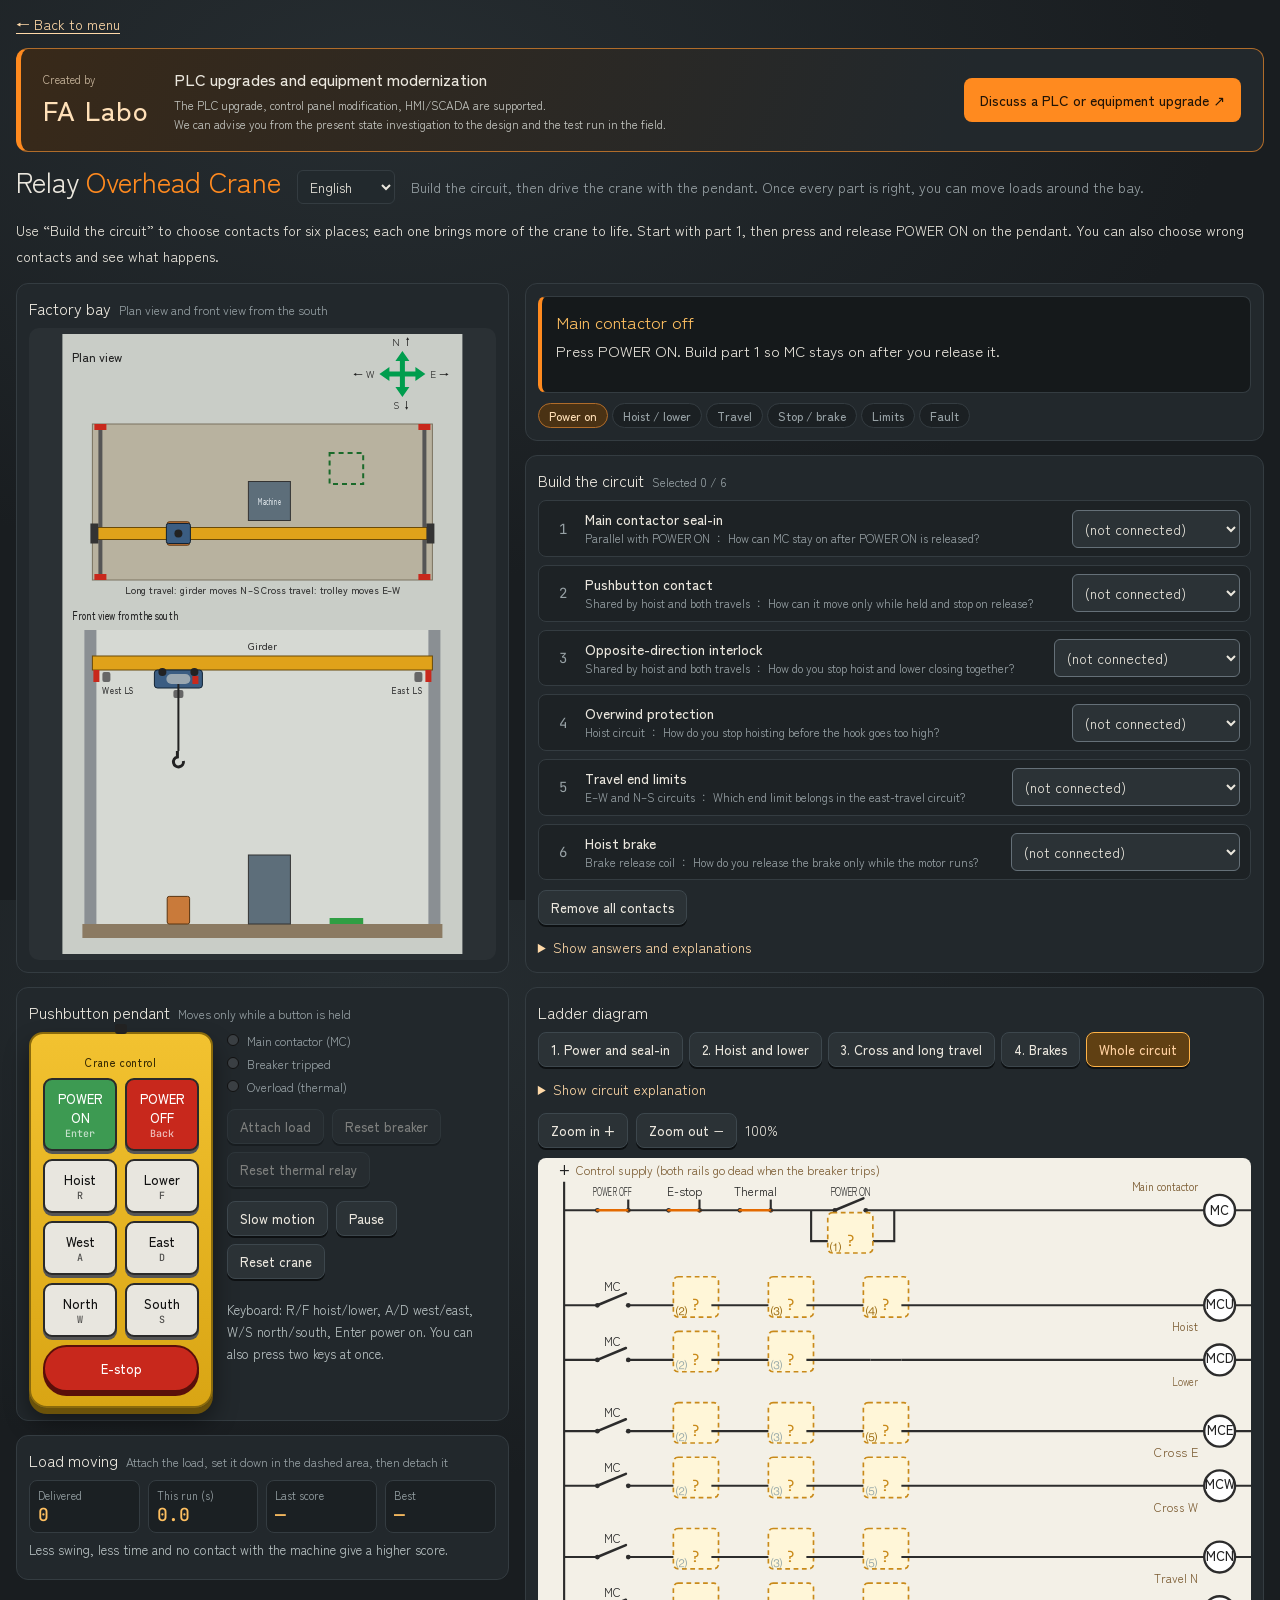
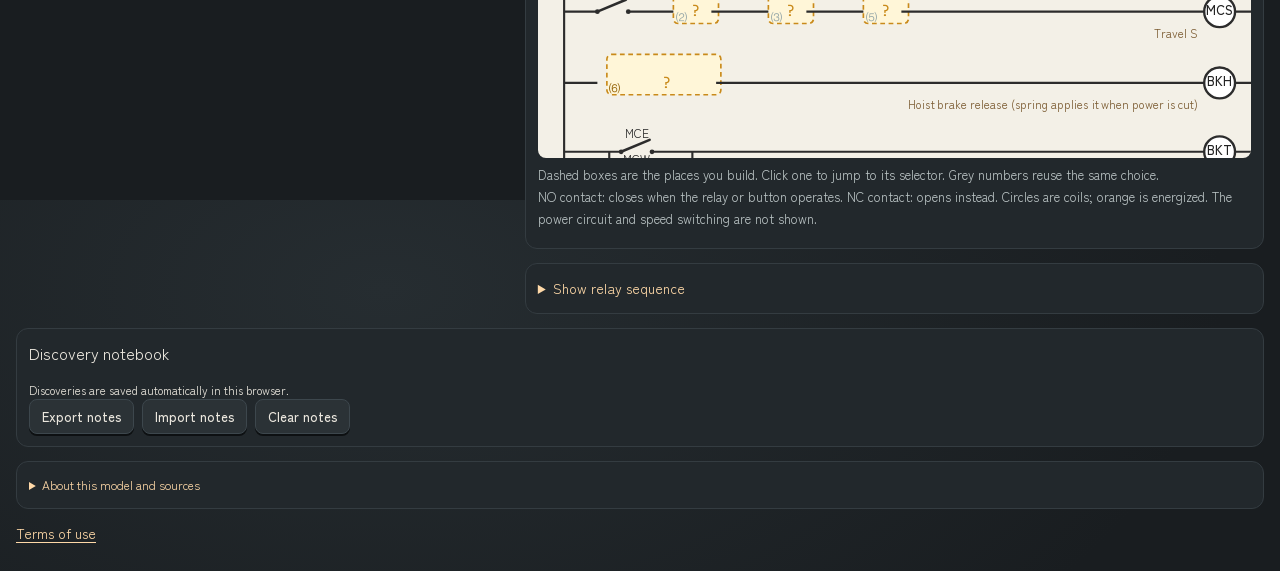
<file: apps/relay-crane.html>
<!doctype html>
<html lang="ja">
<head>
<meta charset="utf-8">
<meta name="viewport" content="width=device-width, initial-scale=1">
<title>リレー式天井クレーン</title>
<meta name="description" content="天井クレーンの制御回路を自分で組み、押しボタンで巻上・横行・走行を操作して荷物を運ぶ教材。制作：FA Labo。">
<link rel="canonical" href="https://learn.fa-labo.com/apps/relay-crane.html">
<link rel="preconnect" href="https://fonts.googleapis.com">
<link rel="stylesheet" href="https://fonts.googleapis.com/css2?family=Zen+Kaku+Gothic+New:wght@400;500&family=JetBrains+Mono:wght@500&display=swap">
<style>
/* Layout: 左に工場の建屋(上から見た図+正面図)と押しボタンペンダント、右に「いま起きていること」・回路の組み立て・展開接続図。単一のダーク作業場テーマ(エレベーターと同じ) */
:root{
  color-scheme:dark;
  --bg:#191d20;--bench:#22282c;--ink:#ebe7de;--muted:#98a2a6;--line:#343c41;--accent:#ff8a1f;--live:#ffc061;--bad:#ff4b3a;--ok:#6fd38a;
  --f-display:"Zen Kaku Gothic New",system-ui,sans-serif;
  --f-body:"Zen Kaku Gothic New","Hiragino Sans","Yu Gothic","Meiryo",system-ui,sans-serif;
  --f-mono:"JetBrains Mono",ui-monospace,Consolas,monospace;
}
*{box-sizing:border-box}
html,body{height:100%}
body{margin:0;background:var(--bg);color:var(--ink);font-family:var(--f-body);font-size:14px;background-image:radial-gradient(1200px 700px at 30% 10%,#262d31 0%,var(--bg) 70%)}
b,strong{font-weight:500}
.wrap{padding-left:max(16px,env(safe-area-inset-left,0px));padding-right:max(16px,env(safe-area-inset-right,0px));padding-block:14px 28px;max-width:1520px;margin:0 auto;display:flex;flex-direction:column;gap:14px}
header{display:flex;flex-wrap:wrap;align-items:baseline;gap:8px 16px}
h1{font-family:var(--f-display);font-weight:400;font-size:28px;margin:0;line-height:1.1}
html:lang(en) h1 em{margin-left:.2em}
h1 em{font-style:normal;color:var(--accent)}
header p{margin:0;color:var(--muted)}
.grid{display:grid;grid-template-columns:minmax(320px,.8fr) minmax(0,1.2fr);gap:16px;align-items:start}
.card{background:var(--bench);border:1px solid var(--line);border-radius:12px;padding:12px;min-width:0}
.card h2{font-family:var(--f-display);font-weight:400;font-size:16px;margin:0 0 8px;display:flex;gap:8px;align-items:baseline;flex-wrap:wrap}
.card h2 span{font-family:var(--f-body);font-size:12px;color:var(--muted)}
.col{display:flex;flex-direction:column;gap:14px;min-width:0}
.sticky{position:sticky;top:10px}
.bay{background:#2a3034;border-radius:10px;padding:6px}
.bay svg{display:block;width:100%;height:auto;max-height:620px;margin:0 auto;user-select:none}
.lad{background:#f3f0e7;border-radius:8px;overflow:auto;max-height:600px}
.lad svg{display:block;width:100%;height:auto;min-width:760px;user-select:none}
.now{font-size:15px;line-height:1.75;background:#15191b;border:1px solid var(--line);border-left:4px solid var(--accent);border-radius:8px;padding:10px 14px;min-height:6.5em}
.now.alarm{border-left-color:var(--bad)}
.now b.ph{font-family:var(--f-display);font-weight:400;color:var(--live);font-size:17px;display:block;margin-bottom:2px}
.now.alarm b.ph{color:#ff9a8e}
.steps{display:flex;flex-wrap:wrap;gap:4px;margin:10px 0 0}
.steps span{font-size:12px;font-weight:500;color:var(--muted);background:#1b2023;border:1px solid var(--line);border-radius:999px;padding:3px 10px}
.steps span.on{background:#4a3214;border-color:#b06c2a;color:#ffe0b8}
.steps span.on.bad{background:#4a1a14;border-color:#c0473a;color:#ffc7bf}
.row{display:flex;flex-wrap:wrap;gap:8px;align-items:center}
.lbl{font-size:12px;color:var(--muted);min-width:6em}
.btn{font:inherit;font-weight:500;font-size:13px;color:var(--ink);background:#2b3236;border:1px solid #3d474d;border-radius:8px;padding:7px 12px;cursor:pointer;box-shadow:0 2px 0 #0d1012}
.btn:active{transform:translateY(1px);box-shadow:0 1px 0 #0d1012}
.btn[aria-pressed="true"]{background:#5a2a10;border-color:#ff8a1f;color:#ffd0a0}
.btn:disabled{opacity:.45;cursor:default}
button:focus-visible,select:focus-visible{outline:2px solid var(--accent);outline-offset:2px}
.legend{font-size:13px;color:#bac3c4;line-height:1.7;margin:6px 0}
select{font:inherit;max-width:100%;padding:7px 8px;background:#2b3236;color:var(--ink);border:1px solid #657078;border-radius:6px}
summary{cursor:pointer;line-height:1.8;color:#ffd9a8}details[open]>summary{margin-bottom:12px}
.intro{margin:0;line-height:1.8}
.home{color:#ffd9a8;text-underline-offset:3px}
/* 押しボタンペンダント */
.pendant-wrap{display:grid;grid-template-columns:auto minmax(0,1fr);gap:14px;align-items:start}
@media (max-width:460px){.pendant-wrap{grid-template-columns:minmax(0,1fr)}}
.pendant{width:184px;background:linear-gradient(#f2c230,#d9a514);border:2px solid #8a6a0c;border-radius:14px 14px 18px 18px;padding:12px 12px 14px;display:grid;grid-template-columns:1fr 1fr;gap:8px;box-shadow:0 6px 0 #6b520a,0 14px 24px rgba(0,0,0,.45);touch-action:none}
.pendant .cable{grid-column:1/-1;height:10px;margin:-22px auto 0;width:12px;background:#222;border-radius:3px}
.pendant .pl{grid-column:1/-1;font-size:11px;color:#3a2c04;text-align:center;font-weight:500;letter-spacing:.06em}
.pb{font:inherit;font-weight:500;font-size:13px;border-radius:9px;border:2px solid #2a2a2a;padding:9px 4px;cursor:pointer;color:#111;background:#e8e6df;box-shadow:0 3px 0 #555;user-select:none;-webkit-user-select:none;touch-action:none}
.pb.held{transform:translateY(2px);box-shadow:0 1px 0 #555;background:#ffd17a}
.pb.on{background:#3d9a52;color:#fff}.pb.on.held{background:#5fcf77}
.pb.off{background:#c8281c;color:#fff}.pb.off.held{background:#ff5a4a}
.pb.es{grid-column:1/-1;background:#c8281c;color:#fff;border-radius:999px;padding:12px 4px;border-color:#5a0f0a;box-shadow:0 4px 0 #5a0f0a}
.pb.es[aria-pressed="true"]{transform:translateY(3px);box-shadow:0 1px 0 #5a0f0a;background:#8d1a10}
.pb small{display:block;font-family:var(--f-mono);font-size:10px;opacity:.7}
.lamps{display:flex;flex-direction:column;gap:6px;font-size:12px;color:var(--muted)}
.lamp{display:flex;align-items:center;gap:8px}
.lamp i{width:12px;height:12px;border-radius:50%;background:#3a3f43;border:1px solid #111;flex-shrink:0}
.lamp.on i{background:#6fd38a;box-shadow:0 0 8px #6fd38a}
.lamp.bad i{background:#ff4b3a;box-shadow:0 0 8px #ff4b3a}
/* 組み立て */
.parts{list-style:none;margin:0;padding:0;display:grid;gap:8px}
.parts li{display:grid;grid-template-columns:2em minmax(0,1fr) auto;gap:8px;align-items:center;padding:8px 10px;border:1px solid var(--line);border-radius:8px;background:#1d2225}
.parts .no{font-family:var(--f-mono);color:var(--muted);text-align:center}
.parts .t{font-weight:500}
.parts small{display:block;color:var(--muted);line-height:1.6}
.parts select{min-width:12em}
@media (max-width:600px){.parts li{grid-template-columns:2em minmax(0,1fr)}.parts select{grid-column:2;min-width:0;width:100%}}
.topics{display:flex;flex-wrap:wrap;gap:6px;margin-bottom:10px}.topics button[aria-pressed="true"]{background:#604013;border-color:#ffb347}
.guide{line-height:1.8;margin:8px 0}.guide p{margin:6px 0}.guide strong{color:#ffd9a8}
.diagram-tools{margin:10px 0}
.score{display:grid;grid-template-columns:repeat(4,minmax(0,1fr));gap:8px}
.score div{background:#1b2023;border:1px solid var(--line);border-radius:8px;padding:6px 8px}
.score small{display:block;color:var(--muted);font-size:11px}
.score b{font-family:var(--f-mono);font-size:18px;color:var(--live);font-variant-numeric:tabular-nums}
@media (max-width:460px){.score{grid-template-columns:repeat(2,minmax(0,1fr))}}
.log{list-style:none;margin:0;padding:0;font-size:13px;line-height:1.55;max-height:260px;overflow-y:auto;display:grid;gap:3px}
.log li{display:grid;grid-template-columns:7em 1fr;gap:8px;color:#cfd3cf}
.log li .k{font-family:var(--f-mono);font-weight:500;color:var(--live)}
.log li.off .k{color:#7d8a84}
.log li.warn{color:#ffb3a8}
.notes{padding:0;list-style:none;line-height:1.8}.notes li{padding:8px 0;border-bottom:1px solid var(--line)}.notes small{display:block;color:var(--muted)}.notes .got{color:#ffd9a8}
.src{font-size:12px;color:var(--muted);line-height:1.7}.src a{color:#9fc8ff}
/* 展開接続図 */
.lg .ct{stroke:#2c2c2c;stroke-width:2.2;fill:none;stroke-linecap:round}
.lg .on .ct{stroke:#e46a00}
.lg .wire{stroke:#2c2c2c;stroke-width:1.8;fill:none}
.lg .rung.live .wire{stroke:#e46a00;stroke-width:2.6}
.lg text{font-family:var(--f-body);font-size:10px;fill:#222}
.lg .rl{font-weight:500;font-size:11px}
.lg .cm{font-size:10px;fill:#7a5a30}
.lg .coil{fill:#fff;stroke:#2c2c2c;stroke-width:2}
.lg .coil.on{fill:#ffb347}
.lg .slot rect{fill:#fff6d8;stroke:#c98a1a;stroke-width:1.4;stroke-dasharray:4 3;cursor:pointer}
.lg .slot text.sn{font-family:var(--f-mono);font-size:9px;fill:#9a6a10}
.lg .mirror text.sn{fill:#9aa}
.lg .gapq{font-family:var(--f-mono);font-size:13px;fill:#c98a1a}
.svgt{font-family:var(--f-body);font-weight:500;pointer-events:none}
.svgm{font-family:var(--f-mono);font-weight:500;pointer-events:none}
.sponsor{display:flex;flex-wrap:wrap;align-items:center;gap:14px 24px;padding:18px 22px;border:1px solid #b06c2a;border-left:5px solid var(--accent);border-radius:12px;background:linear-gradient(110deg,#382919,#22282c 75%)}
.sponsor-brand{display:flex;flex-direction:column;gap:3px}
.sponsor-brand small{font-size:11px;color:#c9b69d}
.sponsor-brand strong{font:500 27px var(--f-body);letter-spacing:.04em;color:#ffe0b8}
.sponsor-copy{flex:1;min-width:200px}
.sponsor-copy p{margin:0;color:var(--ink);font-weight:500;font-size:16px}
.sponsor-copy small{display:block;margin-top:5px;color:#c5c7c2;line-height:1.6}
.sponsor-cta{display:inline-block;padding:12px 16px;border-radius:8px;background:var(--accent);color:#211407;font-weight:500;text-decoration:none;text-align:center}
.sponsor-cta:hover{background:#ffb054}
.sponsor-cta:focus-visible{outline:3px solid #fff;outline-offset:3px}
@media(max-width:600px){.sponsor{padding:16px;gap:12px}.sponsor-copy{flex-basis:100%;min-width:0}.sponsor-cta{width:100%}}
@media (max-width:1000px){.grid{grid-template-columns:minmax(0,1fr)}.sticky{position:static}.bay svg{max-height:540px}.log li{grid-template-columns:6em 1fr}}
@media (prefers-reduced-motion:reduce){*{transition:none!important}}
</style>
<link rel="stylesheet" href="../assets/lesson-language.css">
<script src="../assets/lesson-notebook.js"></script>
<script defer src="../assets/english-cache.js"></script>
<script defer src="../assets/lesson-terms.js"></script>
<script defer src="../assets/crane-english.js"></script>
<script defer src="../assets/lesson-language.js"></script>
</head>
<body>

<div class="wrap">
  <a class="home" href="../index.html">← メニューに戻る</a>
  <aside class="sponsor" aria-label="制作元 FA Labo のご案内">
    <div class="sponsor-brand"><small>この教材の制作元</small><strong>FA Labo</strong></div>
    <div class="sponsor-copy"><p>PLC更新・設備改修をお考えの方へ</p><small>PLC更新・制御盤改造・HMI/SCADA に対応。<br>現状調査から設計・現場の試運転までご相談いただけます。</small></div>
    <a class="sponsor-cta" href="https://fa-labo.com/">PLC更新・設備改修を相談する ↗</a>
  </aside>
  <header>
    <h1>リレー式<em>天井クレーン</em></h1><select class="language-picker" data-language aria-label="Language / 言語" translate="no"><option value="ja" lang="en">Japanese</option><option value="en" lang="en">English</option></select>
    <p>回路を組んで、押しボタンでクレーンを動かそう。全部組めたら荷物を運んで遊べます。</p>
  </header>

  <p class="intro">「<strong>回路を組む</strong>」で6か所の接点を選ぶと、クレーンが少しずつ動くようになります。まずは①を選んでから、ペンダントの<strong>電源入</strong>を押して離してみよう。<br>間違った組み方を選ぶと、何が起きるかも試せます。</p>
  <div class="grid">
   <div class="col sticky">
    <div class="card">
      <h2>工場の建屋<span>上から見た図と、南から見た正面図</span></h2>
      <div class="bay" id="scene"><svg id="bay" viewBox="0 0 400 620" aria-label="天井クレーンの建屋"></svg></div>
    </div>
    <div class="card" id="ctl">
      <h2>押しボタンペンダント<span>押している間だけ動きます</span></h2>
      <div class="pendant-wrap">
        <div class="pendant" id="pendant" aria-label="押しボタンペンダント">
          <span class="cable" aria-hidden="true"></span>
          <span class="pl">クレーン操作</span>
          <button class="pb on" data-pb="on">電源入<small>Enter</small></button>
          <button class="pb off" data-pb="off">電源切<small>Back</small></button>
          <button class="pb" data-pb="up">巻上<small>R</small></button>
          <button class="pb" data-pb="dn">巻下<small>F</small></button>
          <button class="pb" data-pb="w">西<small>A</small></button>
          <button class="pb" data-pb="e">東<small>D</small></button>
          <button class="pb" data-pb="n">北<small>W</small></button>
          <button class="pb" data-pb="s">南<small>S</small></button>
          <button class="pb es" id="estop" aria-pressed="false">非常停止</button>
        </div>
        <div class="col">
          <div class="lamps" aria-label="表示灯">
            <span class="lamp" id="lpPower"><i></i>主幹（MC）</span>
            <span class="lamp" id="lpTrip"><i></i>ブレーカー遮断</span>
            <span class="lamp" id="lpThr"><i></i>過負荷（サーマル）</span>
          </div>
          <div class="row">
            <button class="btn" id="sling" disabled>玉掛けする</button>
            <button class="btn" id="breaker" disabled>ブレーカーを入れ直す</button>
            <button class="btn" id="thermal" disabled>サーマルを戻す</button>
          </div>
          <div class="row"><button class="btn" id="slow" aria-pressed="false">ゆっくり</button><button class="btn" id="pause" aria-pressed="false">一時停止</button><button class="btn" id="reset">最初に戻す</button></div>
          <p class="legend">キーボード：R/F 巻上・巻下、A/D 西・東、W/S 北・南、Enter 電源入。2つ同時に押す実験もできます。</p>
        </div>
      </div>
    </div>
    <div class="card">
      <h2>荷運び<span>荷を玉掛けして、点線の置き場に下ろして外そう</span></h2>
      <div class="score">
        <div><small>運んだ数</small><b id="scDone">0</b></div>
        <div><small>今回の時間</small><b id="scTime">0.0</b></div>
        <div><small>前回の点</small><b id="scLast">—</b></div>
        <div><small>最高点</small><b id="scBest">—</b></div>
      </div>
      <p class="legend" id="scNote">揺れが小さく、早く、機械にぶつけずに置くほど高得点です。</p>
    </div>
   </div>
   <div class="col">
    <div class="card">
      <div class="now" id="now" aria-live="polite"></div>
      <div class="steps" id="steps"></div>
    </div>
    <div class="card" id="fix">
      <h2>回路を組む<span id="buildCount">選択済み 0 / 6</span></h2>
      <ol class="parts" id="parts"></ol>
      <div class="row diagram-tools"><button class="btn" id="clearAll">接点を全部外す</button></div>
      <details id="answers"><summary>答え・解説を見る</summary><ol id="answerList"></ol></details>
    </div>
    <div class="card">
      <h2>展開接続図</h2>
      <div class="topics" id="topics" aria-label="観察する回路">
        <button class="btn" data-topic="power" aria-pressed="false">① 電源と自己保持</button>
        <button class="btn" data-topic="hoist" aria-pressed="false">② 巻上・巻下</button>
        <button class="btn" data-topic="move" aria-pressed="false">③ 横行・走行</button>
        <button class="btn" data-topic="brake" aria-pressed="false">④ ブレーキ</button>
        <button class="btn" data-topic="all" aria-pressed="true">全回路</button>
      </div>
      <details><summary>回路の解説を見る</summary><div class="guide" id="guide"></div></details>
      <div class="row diagram-tools"><button class="btn" id="diagramZoomIn">拡大 ＋</button><button class="btn" id="diagramZoomOut">縮小 −</button><output id="diagramZoom">100%</output></div>
      <div id="circuitDiagram" class="lad" tabindex="0" aria-label="回路図。左右・上下にスクロールできます"><svg id="lad" class="lg" viewBox="0 0 640 580" aria-label="リレー回路図"></svg></div>
      <p class="legend">点線の枠が組む場所です。枠を押すと、左の選択欄に移ります。灰色の番号は、同じ組み方を使う場所です。<br>a接点：リレーが入る・ボタンを押すと閉じる。b接点：その逆に開く。丸はコイル。オレンジは通電中です。動力回路と速度切替は描いていません。</p>
    </div>
    <div class="card">
      <details><summary>リレーの動いた順番を見る</summary><p class="legend">新しいものが上。記号と、切り替わった理由を表示します。</p><ul class="log" id="log"></ul></details>
    </div>
   </div>
  </div>

  <section class="card"><h2>発見ノート <span id="cnt"></span></h2><ul id="notes" class="notes"></ul>
  <small id="noteSaveInfo">発見はこのブラウザーに自動保存されます。</small>
  <div class="row"><button class="btn" id="noteExport">記録を書き出す</button><button class="btn" id="noteImport">記録を読み込む</button><button class="btn" id="noteClear">記録をクリア</button><input id="noteFile" type="file" accept=".json,application/json" hidden></div><small id="noteStatus" role="status"></small></section>
  <details class="card src"><summary>この教材のモデルと参考資料</summary><p>床上の押しボタンで操作する、電磁接触器による直入れ・一段速度の学習用モデルです。最近の天井クレーンはインバーター制御や二段押しの速度切替が多く、実機の全回路や安全装置を再現するものではありません。動きの速さ・過負荷までの時間は教材の設定です。</p>
    <p>巻過防止は、リミットスイッチで自動的に動力を切り、電磁ブレーキを効かせる考え方を扱っています。電磁ブレーキは通電で開放し、電気が切れるとばねで効く方式です。走行の端には車輪止めがあります。</p>
    <p>参考資料：大阪市 天井クレーン設備の工事仕様（安全装置・ブレーキ・押ボタンスイッチ）、日本ホイスト 天井クレーン仕様書（押釦スイッチ：電源入切・上下・東西・南北）。</p>
  </details>
  <footer><a class="home" href="../LICENSE.txt">教材・プログラムの利用条件</a></footer>
</div>

<script>
(()=>{
const NS='http://www.w3.org/2000/svg';
const $=id=>document.getElementById(id);
function el(t,a,p){const e=document.createElementNS(NS,t);for(const k in a)e.setAttribute(k,a[k]);if(p)p.appendChild(e);return e;}
function tx(p,x,y,s,a={}){const f=a.fill;delete a.fill;const t=el('text',Object.assign({x,y},a),p);if(f)t.style.fill=f;t.textContent=s;return t;}
const clamp=(v,a,b)=>Math.max(a,Math.min(b,v));

/* ---------- 組む場所(6か所)と選択肢 ---------- */
// 選択肢の値は保存・テストに使うので、表示の言語に関係なく固定。
const PARTS=[
 {id:'s1',title:'主幹の自己保持',where:'電源入ボタンと並列',hint:'電源入を離しても主幹MCが入り続けるには？',
  opts:[['','（つながない）'],['MCa','MC の a接点'],['MCb','MC の b接点']],ok:'MCa',
  why:'MCのa接点を電源入と並列にすると、MCが自分の接点で電気を通し続けます（自己保持）。電源切・非常停止・サーマルのb接点が開くと解除されます。'},
 {id:'s2',title:'操作ボタンの接点',where:'巻上・横行・走行の共通',hint:'押している間だけ動き、離すと止まるには？',
  opts:[['','（つながない）'],['PBa','ボタンの a接点'],['PBb','ボタンの b接点']],ok:'PBa',
  why:'ボタンのa接点だけで接触器を入れ、自己保持はしません（寸動）。手を離すとすぐ止まるのが、床上操作のクレーンの基本です。'},
 {id:'s3',title:'反対方向の同時投入防止',where:'巻上・横行・走行の共通',hint:'巻上と巻下を同時に押しても、両方が入らないようにするには？',
  opts:[['','（つながない）'],['ILb','相手の b接点'],['ILa','相手の a接点'],['jump','短絡線（接点なし）']],ok:'ILb',
  why:'巻上MCUの回路に巻下MCDのb接点を入れ、その逆も入れます（インターロック）。片方が入るともう片方は入れません。'},
 {id:'s4',title:'巻過防止',where:'巻上の回路',hint:'フックが上がりすぎる前に、巻上だけを止めるには？',
  opts:[['','（つながない）'],['LSb','上限LS の b接点'],['LSa','上限LS の a接点'],['jump','短絡線（接点なし）']],ok:'LSb',
  why:'フックが上限に来ると上限LSが押され、b接点が開いて巻上MCUが切れます。巻下は使えるので、下げて戻れます。'},
 {id:'s5',title:'横行・走行の端',where:'東西・南北の回路',hint:'東へ進む回路には、どちらの端のリミットを入れる？',
  opts:[['','（つながない）'],['same','進む側の端LS b接点'],['opp','反対側の端LS b接点'],['jump','短絡線（接点なし）']],ok:'same',
  why:'東へ進む回路には東端LSのb接点を入れます。東の端で止まっても、西へは戻れます。逆の端を入れると、端で止まらずに車輪止めにぶつかります。'},
 {id:'s6',title:'巻上ブレーキ',where:'ブレーキの開放コイル',hint:'モーターが回る間だけブレーキを開くには？',
  opts:[['','（つながない）'],['run','MCU・MCD の a接点（並列）'],['stop','MCU・MCD の b接点（直列）'],['always','常時通電（接点なし）']],ok:'run',
  why:'MCUかMCDが入っている間だけブレーキを開放します。止まると電気が切れ、ばねでブレーキが効いて荷を保持します。停電しても荷は落ちません。'}
];

/* ---------- 状態 ---------- */
const S={X:.2,Z:.25,H:.7,vX:0,vZ:0,vH:0,sx:0,sz:0,svx:0,svz:0,
  MC:0,MCU:0,MCD:0,MCE:0,MCW:0,MCN:0,MCS:0,BKH:0,BKT:0,BKR:0,
  trip:0,THR:0,ES:0,stall:0,chatT:0,
  hooked:false,load:{X:.2,Z:.25},target:{X:.8,Z:.75},
  slots:{s1:'',s2:'',s3:'',s4:'',s5:'',s6:''},
  event:null,eventT:0,runT:0,contact:0,touching:false,maxSwing:0,
  done:0,last:null,best:null,slow:false,pause:false};
const P={on:0,off:0,up:0,dn:0,e:0,w:0,n:0,s:0};
const LH=.12,HALFX=.04,HALFZ=.09;           // 荷の高さ・大きさ(教材の単位)
const MACH={x0:.45,x1:.6,z0:.35,z1:.65,h:.3}; // 機械(障害物)
const SPOTS=[[.15,.2],[.15,.8],[.85,.2],[.85,.8],[.3,.5],[.78,.5]];
const LS={up:()=>S.H>=.92,e:()=>S.X>=.955,w:()=>S.X<=.045,n:()=>S.Z>=.955,s:()=>S.Z<=.045};
const INITIAL=JSON.stringify(S);

/* ---------- ロジック(リレーのはたらき) ---------- */
function step(dt){
  const sl=S.slots,power=!S.trip;
  // ① 主幹 MC
  const base=power&&!P.off&&!S.ES&&!S.THR;
  let hold=false;
  if(sl.s1==='MCa')hold=S.MC;
  if(sl.s1==='MCb'&&base&&!P.on){S.chatT+=dt;if(S.chatT>.09){S.chatT=0;S.MC=S.MC?0:1;S.chatter=true;}}
  else{S.chatT=0;S.chatter=false;S.MC=base&&(P.on||hold)?1:0;}
  if(!base)S.MC=0;
  // ② 操作ボタン ③ インターロック ④ 上限 ⑤ 端
  const pb=p=>sl.s2==='PBa'?!!p:sl.s2==='PBb'?!p:false;
  const il=o=>sl.s3==='ILb'?!o:sl.s3==='ILa'?!!o:sl.s3==='jump';
  const up=sl.s4==='LSb'?!LS.up():sl.s4==='LSa'?LS.up():sl.s4==='jump';
  const end=(d,o)=>sl.s5==='same'?!LS[d]():sl.s5==='opp'?!LS[o]():sl.s5==='jump';
  const M=S.MC&&power;
  S.MCU=M&&pb(P.up)&&il(S.MCD)&&up?1:0; S.MCD=M&&pb(P.dn)&&il(S.MCU)?1:0;
  S.MCE=M&&pb(P.e)&&il(S.MCW)&&end('e','w')?1:0; S.MCW=M&&pb(P.w)&&il(S.MCE)&&end('w','e')?1:0;
  S.MCN=M&&pb(P.n)&&il(S.MCS)&&end('n','s')?1:0; S.MCS=M&&pb(P.s)&&il(S.MCN)&&end('s','n')?1:0;
  // 正逆が同時に入ると動力回路で短絡 → ブレーカーが切れる
  if((S.MCU&&S.MCD)||(S.MCE&&S.MCW)||(S.MCN&&S.MCS)){
    const ax=S.MCU&&S.MCD?'巻上と巻下':S.MCE&&S.MCW?'東と西':'北と南';
    trip('short',`${ax}の接触器が同時に入り、動力回路が短絡しました。配線用遮断器（ブレーカー）が切れて、全部の電気が止まりました。`);return;}
  // ⑥ ブレーキ(通電で開放)
  S.BKH=power&&(sl.s6==='run'?(S.MCU||S.MCD):sl.s6==='stop'?(!S.MCU&&!S.MCD):sl.s6==='always')?1:0;
  S.BKT=S.MCE||S.MCW?1:0;S.BKR=S.MCN||S.MCS?1:0;
  move(dt);
}
function trip(kind,text){
  if(kind==='short')S.trip=1;else S.THR=1;
  S.MC=S.MCU=S.MCD=S.MCE=S.MCW=S.MCN=S.MCS=0;S.BKH=S.BKT=S.BKR=0;S.stall=0;
  setEvent(kind,text);found('fault');
}
function setEvent(kind,text){S.event={kind,text};S.eventT=0;}

/* ---------- 動き ---------- */
function move(dt){
  const slow=S.slow?.35:1;let stalled=null;
  // 巻上
  const dH=S.MCU?1:S.MCD?-1:0;let vH=0;
  if(dH){if(S.BKH)vH=dH*.16;else stalled='巻上モーターが、効いたままのブレーキに逆らって回ろうとしています。';}
  else if(S.BKH)vH=S.hooked?-.34:-.07;   // ブレーキが開いたまま止まる → ずり落ちる
  const floor=S.hooked?LH:.02;
  let under=floor;
  if(!S.hooked&&Math.abs(S.X+S.sx-S.load.X)<HALFX&&Math.abs(S.Z+S.sz-S.load.Z)<HALFZ)under=Math.max(under,LH);
  if(overMachine(S.X+S.sx,S.Z+S.sz))under=Math.max(under,MACH.h+(S.hooked?LH:.02));
  let H=S.H+vH*dt*slow;
  if(H>.97){H=.97;if(dH>0)stalled='上限LSで止まらず、フックがトロリに突き当たりました。実機ではワイヤーロープの切断につながるおそれがあります。';}
  if(H<under){if(vH<-.2&&S.hooked)setEvent('drop','ブレーキが効かず、荷が床に落ちました。');H=under;}
  S.vH=vH;S.H=H;
  // 横行(東西)・走行(南北)
  const ax=(dir,brake,v,vmax)=>{const tgt=dir&&brake?dir*vmax:0;return v+clamp(tgt-v,-.5*dt*slow,.5*dt*slow);};
  const dX=S.MCE?1:S.MCW?-1:0,dZ=S.MCN?1:S.MCS?-1:0;
  const oX=S.vX,oZ=S.vZ;
  S.vX=ax(dX,S.BKT,S.vX,.16);S.vZ=ax(dZ,S.BKR,S.vZ,.14);
  if(!dX)S.vX=0;if(!dZ)S.vZ=0;   // 止まるとブレーキで止まる
  let X=S.X+S.vX*dt*slow,Z=S.Z+S.vZ*dt*slow;
  if(X>1){X=1;S.vX=0;if(dX>0)stalled='東の車輪止めにぶつかりました。横行モーターが止められています。';}
  if(X<0){X=0;S.vX=0;if(dX<0)stalled='西の車輪止めにぶつかりました。横行モーターが止められています。';}
  if(Z>1){Z=1;S.vZ=0;if(dZ>0)stalled='北の車輪止めにぶつかりました。走行モーターが止められています。';}
  if(Z<0){Z=0;S.vZ=0;if(dZ<0)stalled='南の車輪止めにぶつかりました。走行モーターが止められています。';}
  // 機械への接触:吊った荷やフックが機械より低いまま近づくと、それ以上進めない
  const bottom=S.H-(S.hooked?LH:.02);
  if(bottom<MACH.h-.005&&overMachine(X+S.sx,Z+S.sz)&&!overMachine(S.X+S.sx,S.Z+S.sz)){X=S.X;Z=S.Z;S.vX=S.vZ=0;
    if(!S.touching){S.contact++;S.touching=true;setEvent('touch','吊った荷が機械に当たりました。もっと高く巻き上げてから運ぼう。');}}
  else if(!overMachine(X+S.sx,Z+S.sz))S.touching=false;
  S.X=X;S.Z=Z;
  // 振れ(簡単な振り子)
  const aX=(S.vX-oX)/Math.max(dt,1e-6),aZ=(S.vZ-oZ)/Math.max(dt,1e-6),L=.4+(1-S.H);
  S.svx+=(-(9/L)*S.sx-.5*S.svx-aX*.25)*dt*slow;S.svz+=(-(9/L)*S.sz-.5*S.svz-aZ*.25)*dt*slow;
  S.sx+=S.svx*dt*slow;S.sz+=S.svz*dt*slow;S.sx=clamp(S.sx,-.08,.08);S.sz=clamp(S.sz,-.08,.08);
  if(S.hooked){S.load.X=S.X+S.sx;S.load.Z=S.Z+S.sz;S.maxSwing=Math.max(S.maxSwing,Math.hypot(S.sx,S.sz));}
  // 過負荷:モーターが回れないまま電気が流れ続けるとサーマルが働く
  if(stalled){S.stall+=dt*slow;S.stallMsg=stalled;if(S.stall>1.5)trip('overload',stalled+' 電流が流れ続けたため、サーマルリレーが働いて主幹が切れました。');}
  else S.stall=Math.max(0,S.stall-dt);
  if(S.hooked||S.H<.95)S.runT+=dt*slow;
}
function overMachine(x,z){return x+HALFX>MACH.x0&&x-HALFX<MACH.x1&&z+HALFZ>MACH.z0&&z-HALFZ<MACH.z1;}
function canHook(){return !S.hooked&&Math.abs(S.X-S.load.X)<.035&&Math.abs(S.Z-S.load.Z)<.06&&S.H<LH+.06&&!S.MCU&&!S.MCD;}
function onFloor(){return S.hooked&&S.H-LH<.015&&!overMachine(S.load.X,S.load.Z);}
function inTarget(){return Math.abs(S.load.X-S.target.X)<.06&&Math.abs(S.load.Z-S.target.Z)<.12;}

/* ---------- 荷運び ---------- */
function sling(){
  if(S.hooked){
    if(!onFloor())return;
    S.hooked=false;S.load.X=S.X;S.load.Z=S.Z;
    if(inTarget()){
      const pts=Math.max(10,Math.round(120-S.runT*1.2-S.maxSwing*500-S.contact*20));
      S.done++;S.last=pts;S.best=Math.max(S.best??0,pts);found('deliver');
      setEvent('deliver',`置き場に下ろしました。${pts}点（時間 ${S.runT.toFixed(1)}秒・最大の振れ ${(S.maxSwing*100).toFixed(0)}・接触 ${S.contact}回）。次の荷が出ました。`);
      newRound();
    }else setEvent('place','荷を床に置きました。点線の置き場に置くと点になります。');
  }else if(canHook()){S.hooked=true;S.runT=0;S.maxSwing=0;S.contact=0;setEvent('hook','玉掛けしました。巻き上げて、機械より高くしてから運ぼう。');}
}
function newRound(){
  const cur=SPOTS.findIndex(p=>Math.abs(p[0]-S.load.X)<.05&&Math.abs(p[1]-S.load.Z)<.05);
  const opts=SPOTS.map((p,i)=>i).filter(i=>i!==cur);
  const a=opts[S.done%opts.length];
  const far=SPOTS.map((p,i)=>i).filter(i=>i!==a&&Math.abs(SPOTS[i][0]-SPOTS[a][0])>.3);
  const b=far[(S.done*3)%far.length];
  S.load={X:SPOTS[a][0],Z:SPOTS[a][1]};S.target={X:SPOTS[b][0],Z:SPOTS[b][1]};S.runT=0;S.maxSwing=0;S.contact=0;
}

/* ---------- 発見ノート ---------- */
const NOTES=[
 ['seal','主幹の自己保持','電源入を離しても、主幹MCが入ったままになる','①を組んで電源入を押し、離したあとも主幹が入っているか確かめよう。'],
 ['inching','寸動','ボタンを押している間だけ動き、離すと止まる','②を組んで巻上を押し、離すと止まるか確かめよう。'],
 ['interlock','インターロック','巻上と巻下を同時に押しても、片方しか入らない','③を組んでRとFを同時に押し、接触器がどう動くか確かめよう。'],
 ['overwind','巻過防止','上限でフックが止まり、巻下で戻れる','④を組んで巻上を押し続け、上限で止まってから下げられるか確かめよう。'],
 ['brake','荷の保持','止めると、ブレーキで荷が空中に止まる','⑥まで組んで荷を吊り、途中で止めよう。'],
 ['fault','壊して覚える','間違った組み方で、短絡や過負荷が起きる','③で短絡線を選び、巻上と巻下を同時に押そう。'],
 ['deliver','荷運び','荷を点線の置き場まで運んで下ろす','荷を玉掛けして、置き場に下ろしてから外そう。']
];
const got=new Set();
const saveDiscovery=setupNotebook('crane',NOTES,got,renderNotes);
function renderNotes(){
 $('notes').innerHTML=NOTES.map(([id,,text,hint])=>`<li class="${got.has(id)?'got':''}"><span>${got.has(id)?'✓':'○'} ${text}</span><small>${hint}</small></li>`).join('');
 $('cnt').textContent=got.size+' / '+NOTES.length;
}
function found(id){if(!got.has(id)&&saveDiscovery(id)){got.add(id);renderNotes();}}
let heldOk=0,lastPressed={};
function observe(dt){
 const sl=S.slots;
 if(S.MC&&!P.on&&sl.s1==='MCa'&&!S.chatter)found('seal');
 for(const [k,c] of [['up','MCU'],['dn','MCD'],['e','MCE'],['w','MCW'],['n','MCN'],['s','MCS']]){
   if(lastPressed[k]&&!P[k]&&sl.s2==='PBa'&&lastPressed[k+'run']&&!S[c])found('inching');
   lastPressed[k]=P[k];lastPressed[k+'run']=S[c];}
 if(P.up&&P.dn&&sl.s3==='ILb'&&(S.MCU^S.MCD))found('interlock');
 if(P.up&&LS.up()&&S.MC&&!S.MCU&&sl.s4==='LSb')found('overwind');
 if(S.hooked&&!S.MCU&&!S.MCD&&!S.BKH&&S.H-LH>.15&&!S.trip){heldOk+=dt;if(heldOk>1)found('brake');}else heldOk=0;
}

/* ---------- 記録 ---------- */
const NAMES={MC:['MC 主幹','電源入で主幹接触器が入った','主幹接触器が切れた'],
 MCU:['MCU 巻上','巻上の接触器が入った','巻上の接触器が切れた'],MCD:['MCD 巻下','巻下の接触器が入った','巻下の接触器が切れた'],
 MCE:['MCE 東','横行（東）の接触器が入った','横行（東）の接触器が切れた'],MCW:['MCW 西','横行（西）の接触器が入った','横行（西）の接触器が切れた'],
 MCN:['MCN 北','走行（北）の接触器が入った','走行（北）の接触器が切れた'],MCS:['MCS 南','走行（南）の接触器が入った','走行（南）の接触器が切れた'],
 BKH:['BKH 巻上ブレーキ','通電してブレーキを開放','電気が切れ、ばねでブレーキが効いた'],
 LSU:['LS 上限','フックが上限に来て、上限LSが押された','上限LSが元に戻った'],
 THR:['THR サーマル','過負荷でサーマルリレーが働いた','サーマルリレーを元に戻した'],
 TRIP:['MCCB ブレーカー','短絡でブレーカーが切れた','ブレーカーを入れ直した']};
let prevR={};const logL=[];
function track(){
  const cur={MC:S.chatter?prevR.MC:S.MC,MCU:S.MCU,MCD:S.MCD,MCE:S.MCE,MCW:S.MCW,MCN:S.MCN,MCS:S.MCS,BKH:S.BKH,LSU:LS.up()?1:0,THR:S.THR,TRIP:S.trip};
  for(const k in cur){if(prevR[k]!==undefined&&prevR[k]!==cur[k]){const n=NAMES[k];addLog(n[0]+(cur[k]?' ON':' OFF'),cur[k]?n[1]:n[2],!cur[k],(k==='THR'||k==='TRIP')&&cur[k]);}}
  prevR=cur;}
function addLog(k,txt,off,warn){logL.unshift({k,txt,off,warn});if(logL.length>40)logL.pop();
  $('log').innerHTML=logL.map(l=>`<li class="${l.off?'off':''} ${l.warn?'warn':''}"><span class="k">${l.k.split(' ')[0]}</span><span>${l.k.split(' ').slice(1).join(' ')}:${l.txt}</span></li>`).join('');}

/* ---------- いま起きていること ---------- */
const STEPS=[['power','主幹投入'],['hoist','巻上・巻下'],['move','横行・走行'],['hold','停止・ブレーキ'],['limit','リミット'],['fault','故障']];
const DIRS=()=>[S.MCE&&'東',S.MCW&&'西',S.MCN&&'北',S.MCS&&'南'].filter(Boolean).join('・');
function phase(){
  if(window.lessonLanguage?.current==='en')return phaseEnglish();
  const ev=S.event,recent=ev&&S.eventT<6;
  if(S.trip)return ['fault','<b class="ph">ブレーカー遮断</b>'+(ev?.text??'')+' 正逆の接触器は、相手のb接点で同時に入らないようにします。組み方を直してから「ブレーカーを入れ直す」を押そう。',1];
  if(S.THR)return ['fault','<b class="ph">過負荷で停止</b>'+(ev?.text??'')+' 原因を直してから「サーマルを戻す」を押そう。',1];
  if(recent&&ev.kind==='drop')return ['fault','<b class="ph">荷が落ちた</b>'+ev.text+' 止まっているときにブレーキの開放コイルへ電気が流れていると、ブレーキが効きません。⑥の組み方を見直そう。',1];
  if(S.stall>0)return ['fault','<b class="ph">モーターが止められている</b>'+S.stallMsg+' このまま押し続けると、過負荷でサーマルが働きます。',1];
  if(S.ES)return ['power','<b class="ph">非常停止</b>非常停止ボタンのb接点が開き、主幹MCが切れました。ボタンはロックされたままです。もう一度押して解除してから、電源入を押そう。'];
  if(S.chatter)return ['fault','<b class="ph">主幹がビビっている</b>MCのb接点で自己保持しようとすると、MCが入った瞬間に自分のb接点が開いて切れ、切れるとまた閉じて入ります。接触器が入り切りを繰り返し、接点が傷みます。',1];
  if(!S.MC)return ['power','<b class="ph">主幹が切れている</b>'+(S.slots.s1==='MCa'?'ペンダントの<b>電源入</b>を押すと、主幹MCが入って自己保持します。':S.slots.s1===''?'<b>電源入</b>を押している間だけ主幹MCが入ります。離しても入り続けるように、①を組もう。':'<b>電源入</b>を押してみよう。')];
  if(recent&&['deliver','hook','place','touch'].includes(ev.kind))return [ev.kind==='touch'?'move':'hold','<b class="ph">'+{deliver:'荷を置いた',hook:'玉掛け',place:'荷を床に置いた',touch:'機械に接触'}[ev.kind]+'</b>'+ev.text];
  if(S.MCU)return ['hoist','<b class="ph">巻上</b>巻上MCUが入り、巻上ブレーキの開放コイルBKHにも電気が流れて、ブレーキが開きました。上限LSに当たると、b接点が開いてMCUが切れます。'];
  if(S.MCD)return ['hoist','<b class="ph">巻下</b>巻下MCDが入り、ブレーキを開放して下げています。巻上の回路にはMCDのb接点が入っているので、今は巻上できません。'];
  if(P.up&&LS.up())return ['limit','<b class="ph">上限で停止</b>上限LSが押されてb接点が開き、巻上MCUが入りません。巻下は使えます。'];
  if(DIRS())return ['move',`<b class="ph">${S.MCE||S.MCW?'横行':'走行'}（${DIRS()}）</b>接触器が入り、その軸のブレーキを開放して動いています。端に来ると、進む側の端LSのb接点が開いて止まります。`];
  if([P.e&&LS.e(),P.w&&LS.w(),P.n&&LS.n(),P.s&&LS.s()].some(Boolean))return ['limit','<b class="ph">端で停止</b>端LSのb接点が開き、その方向へは進めません。反対方向へは戻れます。'];
  if(S.BKH&&S.H>.03)return ['fault','<b class="ph">ブレーキが開いたまま</b>止まっているのに巻上ブレーキの開放コイルに電気が流れ、フックが下がっていきます。',1];
  if(S.hooked)return ['hold','<b class="ph">荷を吊って停止</b>接触器が切れるとブレーキの電気も切れ、ばねで効いて荷を空中に保持します。ボタンを押して運ぼう。'];
  return ['power','<b class="ph">運転準備ができた</b>主幹MCが自己保持で入っています。巻上・巻下・東西・南北のボタンで動かそう。'+(canHook()?' フックが荷の真上にあります。「玉掛けする」を押そう。':'')];
}
function phaseEnglish(){
  const ev=S.event,recent=ev&&S.eventT<6;
  const e={short:'Opposing contactors closed together and shorted the power circuit. The breaker tripped.',overload:'A motor was held against a stop or a brake. The thermal overload relay tripped and dropped MC.',drop:'The brake did not hold and the load fell to the floor.',deliver:`Load set down in the target area. ${S.last??''} points.`,hook:'Load attached. Hoist it above the machine before moving.',place:'Load set on the floor. Place it in the dashed target area to score.',touch:'The hanging load hit the machine. Hoist higher first.'};
  if(S.trip)return ['fault','<b class="ph">Breaker tripped</b>'+e.short+' Fix the interlock, then reset the breaker.',1];
  if(S.THR)return ['fault','<b class="ph">Overload trip</b>'+e.overload+' Fix the cause, then reset the thermal relay.',1];
  if(recent&&ev.kind==='drop')return ['fault','<b class="ph">Load dropped</b>'+e.drop+' Check part 6.',1];
  if(S.stall>0)return ['fault','<b class="ph">Motor stalled</b>The motor is energized but cannot turn. Keep pressing and the thermal relay will trip.',1];
  if(S.ES)return ['power','<b class="ph">Emergency stop</b>The latched emergency stop opened the MC circuit. Press it again to release.'];
  if(S.chatter)return ['fault','<b class="ph">MC chattering</b>An NC contact of MC opens as soon as MC closes, so MC keeps switching on and off.',1];
  if(!S.MC)return ['power','<b class="ph">Main contactor off</b>Press POWER ON. Build part 1 so MC stays on after you release it.'];
  if(recent&&e[ev.kind])return ['hold','<b class="ph">Load handling</b>'+e[ev.kind]];
  if(S.MCU)return ['hoist','<b class="ph">Hoisting</b>MCU is on and BKH releases the hoist brake. The upper limit switch opens MCU at the top.'];
  if(S.MCD)return ['hoist','<b class="ph">Lowering</b>MCD is on. Its NC contact blocks MCU.'];
  if(DIRS())return ['move','<b class="ph">Traveling</b>A travel contactor is on and its brake is released. The end limit on the moving side stops it.'];
  if(S.hooked)return ['hold','<b class="ph">Load held</b>With the contactors off, the spring-applied brake holds the load.'];
  return ['power','<b class="ph">Ready</b>MC is sealed in. Use the pendant buttons to move the crane.'];
}

/* ---------- 建屋の描画 ---------- */
const B={};
const SX=280,PX=x=>60+x*SX, PY=z=>172-z*130, HY=h=>530-h*230;
function buildScene(){
  const svg=$('bay');svg.innerHTML='';
  el('rect',{x:0,y:0,width:400,height:620,fill:'#c9cdc7'},svg);
  tx(svg,10,28,'上から見た図',{class:'svgt','font-size':12,fill:'#222'});
  const compass=el('g',{transform:'translate(340,40)','aria-label':'方位'},svg);
  el('path',{d:'M0 -15V15M-15 0H15',fill:'none',stroke:'#009d4e','stroke-width':5},compass);
  el('path',{d:'M0 -23L-7 -13H7Z M0 23L-7 13H7Z M-23 0L-13 -7V7Z M23 0L13 -7V7Z',fill:'#009d4e'},compass);
  for(const [x,y,label,anchor] of [[0,-28,'北 ↑','middle'],[0,35,'南 ↓','middle'],[-28,4,'← 西','end'],[28,4,'東 →','start']]){
    tx(compass,x,y,label,{'font-size':10,'text-anchor':anchor,fill:'#222','data-translation-width':30});
  }
  const g=el('g',{transform:'translate(0,60)'},svg);
  // 上から見た図
  el('rect',{x:30,y:30,width:340,height:156,fill:'#b8b29f',stroke:'#7a7360'},g);
  el('line',{x1:38,y1:30,x2:38,y2:186,stroke:'#555','stroke-width':4},g);el('line',{x1:362,y1:30,x2:362,y2:186,stroke:'#555','stroke-width':4},g);
  for(const y of [33,183])for(const x of [38,362])el('rect',{x:x-6,y:y-3,width:12,height:6,fill:'#c8281c'},g);
  el('rect',{x:PX(MACH.x0),y:PY(MACH.z1),width:(MACH.x1-MACH.x0)*SX,height:(MACH.z1-MACH.z0)*130,fill:'#5d6e7a',stroke:'#333'},g);
  tx(g,PX((MACH.x0+MACH.x1)/2),PY(.5)+4,'機械',{class:'svgt','font-size':10,'text-anchor':'middle',fill:'#e8eef2'});
  B.tgtP=el('rect',{width:.12*SX,height:.24*130,fill:'none',stroke:'#1a6a2a','stroke-width':2,'stroke-dasharray':'5 4'},g);
  B.loadP=el('rect',{width:HALFX*2*SX,height:HALFZ*260,rx:2,fill:'#c97a3a',stroke:'#5a3410'},g);
  B.gird=el('g',{},g);el('rect',{x:30,y:-6,width:340,height:12,fill:'#e0a21a',stroke:'#6a4a08'},B.gird);
  for(const x of [32,368])el('rect',{x:x-4,y:-10,width:8,height:20,fill:'#333'},B.gird);
  B.trolP=el('rect',{x:-12,y:-10,width:24,height:20,rx:2,fill:'#3b5d82',stroke:'#123'},g);
  B.hookP=el('circle',{r:4,fill:'#222'},g);
  tx(g,200,200,'走行：ガーダが南北に動く　横行：トロリが東西に動く',{class:'svgt','font-size':10,'text-anchor':'middle',fill:'#333'});
  // 正面図
  tx(g,10,226,'南から見た正面図',{class:'svgt','font-size':12,fill:'#222'});
  el('rect',{x:30,y:236,width:340,height:296,fill:'#d6d9d3'},g);
  el('rect',{x:22,y:236,width:12,height:300,fill:'#8a8f93'},g);el('rect',{x:366,y:236,width:12,height:300,fill:'#8a8f93'},g);
  el('rect',{x:20,y:530,width:360,height:14,fill:'#8b7a62'},g);
  el('rect',{x:30,y:262,width:340,height:14,fill:'#e0a21a',stroke:'#6a4a08'},g);
  tx(g,200,256,'ガーダ',{class:'svgt','font-size':10,'text-anchor':'middle',fill:'#333'});
  for(const x of [34,366])el('rect',{x:x-3,y:276,width:6,height:12,fill:'#c8281c'},g);
  el('rect',{x:PX(MACH.x0),y:HY(MACH.h),width:(MACH.x1-MACH.x0)*SX,height:MACH.h*230,fill:'#5d6e7a',stroke:'#333'},g);
  B.tgtF=el('rect',{y:524,width:.12*SX,height:6,fill:'#2f9e43'},g);
  B.lsUp=el('rect',{y:296,width:10,height:8,rx:2,fill:'#666'},g);
  B.trolF=el('g',{},g);el('rect',{x:-24,y:276,width:48,height:18,rx:3,fill:'#3b5d82',stroke:'#123'},B.trolF);
  for(const x of [-16,16])el('circle',{cx:x,cy:278,r:4,fill:'#222'},B.trolF);
  B.drum=el('rect',{x:-12,y:280,width:24,height:10,rx:5,fill:'#9aa7b0'},B.trolF);
  B.bkF=el('rect',{x:14,y:282,width:6,height:8,fill:'#c8281c'},B.trolF);
  B.rope=el('line',{stroke:'#222','stroke-width':2},g);
  B.loadF=el('rect',{width:HALFX*2*SX,height:LH*230,rx:2,fill:'#c97a3a',stroke:'#5a3410'},g);
  B.hookF=el('path',{d:'M0 0v6a5 5 0 1 0 6 4',fill:'none',stroke:'#222','stroke-width':3},g);
  B.lsE=el('rect',{x:352,y:278,width:8,height:10,rx:2,fill:'#666'},g);B.lsW=el('rect',{x:40,y:278,width:8,height:10,rx:2,fill:'#666'},g);
  tx(g,40,300,'西端LS',{class:'svgt','font-size':9,fill:'#333'});tx(g,360,300,'東端LS',{class:'svgt','font-size':9,'text-anchor':'end',fill:'#333'});
  B.msg=tx(g,200,512,'',{class:'svgt','font-size':12,'text-anchor':'middle',fill:'#b2261c'});
}
function renderScene(){
  const hx=PX(S.X+S.sx),hz=PY(S.Z+S.sz);
  B.gird.setAttribute('transform',`translate(0 ${PY(S.Z)})`);
  B.trolP.setAttribute('transform',`translate(${PX(S.X)} ${PY(S.Z)})`);
  B.hookP.setAttribute('cx',hx);B.hookP.setAttribute('cy',hz);
  B.tgtP.setAttribute('x',PX(S.target.X-.06));B.tgtP.setAttribute('y',PY(S.target.Z+.12));
  B.tgtF.setAttribute('x',PX(S.target.X-.06));
  B.loadP.setAttribute('x',PX(S.load.X-HALFX));B.loadP.setAttribute('y',PY(S.load.Z+HALFZ));
  B.trolF.setAttribute('transform',`translate(${PX(S.X)} 0)`);
  const hy=HY(S.H),lx=PX(S.load.X);
  B.rope.setAttribute('x1',PX(S.X));B.rope.setAttribute('y1',290);B.rope.setAttribute('x2',hx);B.rope.setAttribute('y2',hy-12);
  B.hookF.setAttribute('transform',`translate(${hx-1} ${hy-12})`);
  B.loadF.setAttribute('x',lx-HALFX*SX);B.loadF.setAttribute('y',S.hooked?hy:HY(LH));
  B.loadF.style.opacity=S.hooked||Math.abs(S.load.Z-S.Z)<.25?1:.45;
  B.bkF.setAttribute('fill',S.BKH?'#2f9e43':'#c8281c');
  B.lsUp.setAttribute('x',PX(S.X)-5);B.lsUp.setAttribute('fill',LS.up()?'#ffb347':'#666');
  B.lsE.setAttribute('fill',LS.e()?'#ffb347':'#666');B.lsW.setAttribute('fill',LS.w()?'#ffb347':'#666');
  B.msg.textContent=S.trip?'ブレーカー遮断':S.THR?'過負荷で停止':S.stall>0?'モーターが止められている':'';
  $('lpPower').classList.toggle('on',!!S.MC);$('lpTrip').classList.toggle('bad',!!S.trip);$('lpThr').classList.toggle('bad',!!S.THR);
  $('sling').disabled=!(canHook()||onFloor());$('sling').textContent=S.hooked?'玉掛けを外す':'玉掛けする';
  $('breaker').disabled=!S.trip;$('thermal').disabled=!S.THR;
  document.querySelectorAll('.pb[data-pb]').forEach(b=>b.classList.toggle('held',!!P[b.dataset.pb]));
  $('scDone').textContent=S.done;$('scTime').textContent=(S.hooked?S.runT:0).toFixed(1);
  $('scLast').textContent=S.last??'—';$('scBest').textContent=S.best??'—';
}

/* ---------- 展開接続図 ---------- */
let LG=[];
const XL=22,XR=618,XC=574;
const ROWS={power:[44],hoist:[124,170],move:[230,276,336,382],brake:[442,500,546],all:null};
const BOX={power:'0 10 640 76',hoist:'0 92 640 104',move:'0 198 640 210',brake:'0 412 640 162',all:'0 0 640 580'};
function buildLad(){
  const g=$('lad');g.innerHTML='';LG=[];
  el('line',{x1:XL,y1:20,x2:XL,y2:566,class:'wire'},g);el('line',{x1:XR,y1:20,x2:XR,y2:566,class:'wire'},g);
  tx(g,XL,14,'+',{class:'rl','text-anchor':'middle'});tx(g,XR,14,'−',{class:'rl','text-anchor':'middle'});
  tx(g,XL+10,14,'制御電源（ブレーカーが切れると両方とも切れる）',{class:'cm'});
  const rung=(y,live)=>{const r=el('g',{class:'rung','data-y':y},g);LG.push({el:r,fn:()=>!S.trip&&live(),rung:true});return r;};
  const W=(p,pts)=>el('path',{d:'M'+pts.map(q=>q.join(' ')).join(' L'),class:'wire'},p);
  const ct=(p,x,y,label,b,fn)=>{const c=el('g',{},p);el('circle',{cx:x,cy:y,r:2,fill:'#2c2c2c'},c);el('circle',{cx:x+26,cy:y,r:2,fill:'#2c2c2c'},c);
    if(b)el('line',{x1:x+26,y1:y-9,x2:x+26,y2:y,stroke:'#2c2c2c','stroke-width':1.8},c);
    const bl=el('line',{x1:x,y1:y,x2:x+27,y2:y,class:'ct'},c);tx(c,x+13,y-12,label,{'text-anchor':'middle'});LG.push({el:c,bl,x,y,b,fn});return c;};
  const coil=(p,y,label,fn,cm)=>{const c=el('circle',{cx:XC,cy:y,r:13,class:'coil'},p);tx(p,XC,y+(label.length>2?3:4),label,{class:'rl','text-anchor':'middle','font-size':label.length>2?9:11});LG.push({el:c,coil:true,fn});if(cm)tx(p,XC-18,y+22,cm,{class:'cm','text-anchor':'end'});};
  // 組む場所。選んだ内容に応じて接点・短絡線・空きを描く
  const slot=(p,x,y,id,label,mirror)=>{
    const v=S.slots[id],n=PARTS.findIndex(q=>q.id===id)+1;
    const s=el('g',{class:'slot'+(mirror?' mirror':''),'data-slot':id},p);
    el('rect',{x:x-6,y:y-24,width:38,height:34,rx:4},s);tx(s,x-4,y+8,'⑴⑵⑶⑷⑸⑹'[n-1],{class:'sn'});
    s.addEventListener('click',()=>{const sel=$('sel-'+id);sel.focus();sel.scrollIntoView({block:'nearest'});});
    return {s,v,label};};
  const fill=(o,x,y,spec)=>{
    if(!o.v){tx(o.s,x+13,y+4,'?',{class:'gapq','text-anchor':'middle'});return false;}
    if(spec.wire){W(o.s,[[x,y],[x+26,y]]);tx(o.s,x+13,y-12,'短絡線',{'text-anchor':'middle'});return true;}
    ct(o.s,x,y,spec.label,spec.b,spec.fn);return true;};
  const sl=()=>S.slots;
  // 1 主幹 MC
  let y=44,r=rung(y,()=>S.MC);
  W(r,[[XL,y],[50,y]]);ct(r,50,y,'電源切',1,()=>!P.off);W(r,[[76,y],[110,y]]);ct(r,110,y,'非常停止',1,()=>!S.ES);W(r,[[136,y],[170,y]]);
  ct(r,170,y,'サーマル',1,()=>!S.THR);W(r,[[196,y],[250,y]]);ct(r,250,y,'電源入',0,()=>P.on);W(r,[[276,y],[XC-13,y]]);W(r,[[XC+13,y],[XR,y]]);
  W(r,[[230,y],[230,y+26],[250,y+26]]);W(r,[[276,y+26],[300,y+26],[300,y]]);
  {const o=slot(r,250,y+26,'s1');const v=sl().s1;fill(o,250,y+26,v==='MCa'?{label:'MC',b:0,fn:()=>S.MC}:{label:'MC',b:1,fn:()=>!S.MC});}
  coil(r,y,'MC','','');tx(r,XC-18,y-16,'主幹接触器',{class:'cm','text-anchor':'end'});LG.at(-1).fn=()=>S.MC;
  // 2-3 巻上・巻下 / 4-7 横行・走行
  const motion=(yy,pbLab,other,coilLab,fnCoil,pbKey,lsSpec,cm,mirror,live)=>{
    const rr=rung(yy,live);W(rr,[[XL,yy],[50,yy]]);ct(rr,50,yy,'MC',0,()=>S.MC);W(rr,[[76,yy],[120,yy]]);
    const v2=sl().s2,o2=slot(rr,120,yy,'s2',pbLab,mirror);fill(o2,120,yy,{label:pbLab,b:v2==='PBb',fn:()=>v2==='PBb'?!P[pbKey]:!!P[pbKey]});
    W(rr,[[146,yy],[200,yy]]);
    const v3=sl().s3,o3=slot(rr,200,yy,'s3',other,mirror);fill(o3,200,yy,v3==='jump'?{wire:1}:{label:other,b:v3==='ILb',fn:()=>v3==='ILb'?!S[other]:!!S[other]});
    W(rr,[[226,yy],[280,yy]]);
    if(lsSpec){const o4=slot(rr,280,yy,lsSpec.id,'',lsSpec.mirror);fill(o4,280,yy,lsSpec.spec());}
    else W(rr,[[280,yy],[306,yy]]);
    W(rr,[[306,yy],[XC-13,yy]]);W(rr,[[XC+13,yy],[XR,yy]]);coil(rr,yy,coilLab,fnCoil,cm);};
  const upSpec=()=>{const v=sl().s4;return v==='jump'?{wire:1}:{label:'上限LS',b:v==='LSb',fn:()=>v==='LSb'?!LS.up():LS.up()};};
  motion(124,'巻上PB','MCD','MCU',()=>S.MCU,'up',{id:'s4',spec:upSpec},'巻上',false,()=>S.MCU);
  motion(170,'巻下PB','MCU','MCD',()=>S.MCD,'dn',null,'巻下',true,()=>S.MCD);
  const endSpec=(d,o,name)=>()=>{const v=sl().s5,use=v==='opp'?o:d;return v==='jump'?{wire:1}:{label:name[use]+'端LS',b:1,fn:()=>!LS[use]()};};
  const NM={e:'東',w:'西',n:'北',s:'南'};
  motion(230,'東PB','MCW','MCE',()=>S.MCE,'e',{id:'s5',spec:endSpec('e','w',NM)},'横行 東',true,()=>S.MCE);
  motion(276,'西PB','MCE','MCW',()=>S.MCW,'w',{id:'s5',spec:endSpec('w','e',NM),mirror:true},'横行 西',true,()=>S.MCW);
  motion(336,'北PB','MCS','MCN',()=>S.MCN,'n',{id:'s5',spec:endSpec('n','s',NM),mirror:true},'走行 北',true,()=>S.MCN);
  motion(382,'南PB','MCN','MCS',()=>S.MCS,'s',{id:'s5',spec:endSpec('s','n',NM),mirror:true},'走行 南',true,()=>S.MCS);
  // 8 巻上ブレーキ
  y=442;r=rung(y,()=>S.BKH);W(r,[[XL,y],[50,y]]);
  {const v=sl().s6,o=slot(r,64,y,'s6');
    o.s.querySelector('rect').setAttribute('width',96);o.s.querySelector('rect').setAttribute('height',v==='run'?58:34);
    if(!v)tx(o.s,108,y+4,'?',{class:'gapq','text-anchor':'middle'});
    else if(v==='always'){W(o.s,[[64,y],[150,y]]);tx(o.s,108,y-12,'接点なし',{'text-anchor':'middle'});}
    else if(v==='run'){W(o.s,[[50,y],[70,y]]);ct(o.s,70,y,'MCU',0,()=>S.MCU);W(o.s,[[96,y],[150,y]]);W(o.s,[[60,y],[60,y+28],[70,y+28]]);ct(o.s,70,y+28,'MCD',0,()=>S.MCD);W(o.s,[[96,y+28],[130,y+28],[130,y]]);}
    else{W(o.s,[[50,y],[64,y]]);ct(o.s,64,y,'MCU',1,()=>!S.MCU);W(o.s,[[90,y],[104,y]]);ct(o.s,104,y,'MCD',1,()=>!S.MCD);W(o.s,[[130,y],[150,y]]);}
    if(v&&v!=='run')W(r,[[50,y],[64,y]]);}
  W(r,[[150,y],[XC-13,y]]);W(r,[[XC+13,y],[XR,y]]);coil(r,y,'BKH',()=>S.BKH,'巻上ブレーキ開放（電気が切れるとばねで効く）');
  // 9-10 横行・走行ブレーキ(完成済み)
  const bk=(yy,a,b2,lab,cm,fn)=>{const rr=rung(yy,fn);W(rr,[[XL,yy],[70,yy]]);ct(rr,70,yy,a,0,()=>S[a]);W(rr,[[96,yy],[XC-13,yy]]);W(rr,[[60,yy],[60,yy+22],[70,yy+22]]);ct(rr,70,yy+22,b2,0,()=>S[b2]);W(rr,[[96,yy+22],[130,yy+22],[130,yy]]);W(rr,[[XC+13,yy],[XR,yy]]);coil(rr,yy,lab,fn,cm);};
  bk(500,'MCE','MCW','BKT','横行ブレーキ開放',()=>S.BKT);bk(546,'MCN','MCS','BKR','走行ブレーキ開放',()=>S.BKR);
  applyTopic();
}
function renderLad(){LG.forEach(o=>{const on=!!o.fn()&&!S.trip;
  if(o.rung)o.el.classList.toggle('live',on);
  else if(o.coil)o.el.classList.toggle('on',on);
  else{const closed=!!o.fn();o.el.classList.toggle('on',closed&&!S.trip);let x2=o.x+27,y2=o.y;if(!closed){if(o.b){x2=o.x+25;y2=o.y+11;}else{x2=o.x+24;y2=o.y-10;}}o.bl.setAttribute('x2',x2);o.bl.setAttribute('y2',y2);}});}
const TOPICS={
 power:{title:'主幹を入れて保つ（MC）',body:'電源入を押すとMCが入ります。①でMCのa接点を電源入と並列にすると、離しても入り続けます。電源切・非常停止・サーマルのb接点はどれも直列なので、どれか1つが開けば切れます。',try:'①を選んでから電源入を押して離し、続けて非常停止を押してみよう。'},
 hoist:{title:'押している間だけ上げ下げする（MCU・MCD）',body:'ボタンのa接点で接触器を入れ、自己保持はしません。巻上の回路には、巻下MCDのb接点（インターロック）と上限LSのb接点（巻過防止）が直列に入ります。',try:'RとFを同時に押したり、巻上を押し続けて上限まで上げたりしてみよう。'},
 move:{title:'東西・南北も同じ組み方（MCE〜MCS）',body:'横行と走行も、巻上と同じ寸動とインターロックで組みます。違いは端のリミットで、進む側の端LSのb接点を入れます。⑤の選択が4つの回路に同じように入ります。',try:'東の端まで行ってから、西へ戻れることを確かめよう。'},
 brake:{title:'回っている間だけブレーキを開く（BKH・BKT・BKR）',body:'電磁ブレーキは、電気が流れると開放し、切れるとばねで効きます。接触器が入っている間だけ開放コイルに電気を流すと、止まったときや停電のときに荷を保持できます。横行と走行は組み済みです。',try:'⑥の選択を変えて、荷を吊ったまま止めてみよう。'},
 all:{title:'全回路',body:'上から、主幹・巻上・巻下・横行・走行・ブレーキの順です。点線の枠の番号が、左の「回路を組む」の番号です。',try:'ペンダントを押しながら、オレンジに光る線を追ってみよう。'}
};
let topic='all';
function applyTopic(){
  const t=TOPICS[topic];
  $('guide').innerHTML='<strong>'+t.title+'</strong><p>'+t.body+'</p><p>試す：'+t.try+'</p>';
  $('lad').setAttribute('viewBox',BOX[topic]);
  $('lad').querySelectorAll('.rung').forEach(r=>r.style.display=!ROWS[topic]||ROWS[topic].includes(+r.dataset.y)?'':'none');
  document.querySelectorAll('#topics button').forEach(b=>b.setAttribute('aria-pressed',b.dataset.topic===topic));
}
document.querySelectorAll('#topics button').forEach(b=>b.onclick=()=>{topic=b.dataset.topic;applyTopic();});
let diagramScale=1;
function zoom(d){diagramScale=Math.max(.6,Math.min(2,Math.round((diagramScale+d)*10)/10));$('lad').style.minWidth=760*diagramScale+'px';$('lad').style.width=(100*diagramScale)+'%';$('diagramZoom').textContent=Math.round(diagramScale*100)+'%';}
$('diagramZoomIn').onclick=()=>zoom(.1);$('diagramZoomOut').onclick=()=>zoom(-.1);

/* ---------- 回路を組む ---------- */
function buildParts(){
  $('parts').innerHTML=PARTS.map((p,i)=>`<li data-part="${p.id}"><span class="no">${i+1}</span><span><span class="t">${p.title}</span><small>${p.where}：${p.hint}</small></span>
    <select id="sel-${p.id}" aria-label="${p.title}">${p.opts.map(([v,l])=>`<option value="${v}">${l}</option>`).join('')}</select></li>`).join('');
  PARTS.forEach(p=>{const s=$('sel-'+p.id);s.value=S.slots[p.id];s.onchange=()=>{setSlot(p.id,s.value);};});
  $('answerList').innerHTML=PARTS.map(p=>`<li><strong>${p.title}：${p.opts.find(([v])=>v===p.ok)[1]}</strong><p>${p.why}</p></li>`).join('');
  renderParts();
}
function setSlot(id,v){S.slots[id]=v;buildLad();renderParts();addLog('組立 '+id.slice(1),PARTS.find(p=>p.id===id).title+'：'+(PARTS.find(p=>p.id===id).opts.find(o=>o[0]===v)?.[1]??''),1,0);}
function renderParts(){
  let n=0;
  PARTS.forEach(p=>{const v=S.slots[p.id];if(v)n++;
    if($('sel-'+p.id).value!==v)$('sel-'+p.id).value=v;});
  $('buildCount').textContent='選択済み '+n+' / 6';
}
$('clearAll').onclick=()=>{PARTS.forEach(p=>S.slots[p.id]='');buildLad();renderParts();};

/* ---------- 操作 ---------- */
const KEYS={Enter:'on',Backspace:'off',r:'up',f:'dn',a:'w',d:'e',w:'n',s:'s'};
document.querySelectorAll('.pb[data-pb]').forEach(b=>{const k=b.dataset.pb;
  const down=e=>{e.preventDefault();P[k]=1;try{b.setPointerCapture(e.pointerId);}catch{}};
  const up=()=>{P[k]=0;};
  b.addEventListener('pointerdown',down);for(const t of ['pointerup','pointercancel','lostpointercapture'])b.addEventListener(t,up);
  b.addEventListener('keydown',e=>{if((e.key===' '||e.key==='Enter')&&!e.repeat){e.preventDefault();e.stopPropagation();P[k]=1;}});
  b.addEventListener('keyup',e=>{if(e.key===' '||e.key==='Enter'){e.stopPropagation();P[k]=0;}});
  b.addEventListener('click',e=>e.preventDefault());});
document.addEventListener('keydown',e=>{if(e.ctrlKey||e.altKey||e.metaKey||e.target.closest('input,select,textarea')||(e.target.closest('button,a')&&(e.key==='Enter'||e.key===' ')))return;
  const k=KEYS[e.key.length===1?e.key.toLowerCase():e.key];if(k){e.preventDefault();P[k]=1;}});
document.addEventListener('keyup',e=>{const k=KEYS[e.key.length===1?e.key.toLowerCase():e.key];if(k)P[k]=0;});
window.addEventListener('blur',()=>{for(const k in P)P[k]=0;});
$('estop').onclick=()=>{S.ES=S.ES?0:1;$('estop').setAttribute('aria-pressed',!!S.ES);$('estop').textContent=S.ES?'非常停止（もう一度で解除）':'非常停止';};
$('sling').onclick=sling;
$('breaker').onclick=()=>{S.trip=0;S.event=null;};
$('thermal').onclick=()=>{S.THR=0;S.stall=0;S.event=null;};
$('slow').onclick=e=>{S.slow=!S.slow;e.currentTarget.setAttribute('aria-pressed',S.slow);};
$('pause').onclick=e=>{S.pause=!S.pause;e.currentTarget.setAttribute('aria-pressed',S.pause);e.currentTarget.textContent=S.pause?'再開':'一時停止';};
$('reset').onclick=()=>{
  const keep={slots:{...S.slots},slow:S.slow};Object.keys(S).forEach(k=>delete S[k]);Object.assign(S,JSON.parse(INITIAL),keep);
  for(const k in P)P[k]=0;prevR={};logL.length=0;heldOk=0;lastPressed={};
  $('estop').setAttribute('aria-pressed','false');$('estop').textContent='非常停止';
  $('pause').textContent='一時停止';$('pause').setAttribute('aria-pressed','false');
  addLog('準備 待機','クレーンを最初の位置に戻しました（組んだ接点はそのまま）',1,0);buildLad();
};

/* ---------- ループ ---------- */
buildScene();buildParts();buildLad();
const stepsBox=$('steps');stepsBox.innerHTML=STEPS.map(s=>`<span data-k="${s[0]}">${s[1]}</span>`).join('');
let last=performance.now(),lastPh='';
function loop(now){const dt=Math.min(.05,(now-last)/1000);last=now;
  if(!S.pause){const n=4;for(let i=0;i<n;i++)step(dt/n);S.eventT+=dt;observe(dt);}
  track();renderScene();renderLad();
  const [k,h,bad]=phase();if(h!==lastPh){$('now').innerHTML=h;lastPh=h;$('now').classList.toggle('alarm',!!bad);}
  stepsBox.querySelectorAll('span').forEach(s=>{s.classList.toggle('on',s.dataset.k===k);s.classList.toggle('bad',!!bad);});
  requestAnimationFrame(loop);}
addLog('準備 待機','クレーンは停止中。①から順に回路を組もう',1,0);
window.__S=S;window.__P=P;
requestAnimationFrame(t=>{last=t;requestAnimationFrame(loop);});
})();
</script>

</body>
</html>
</file>
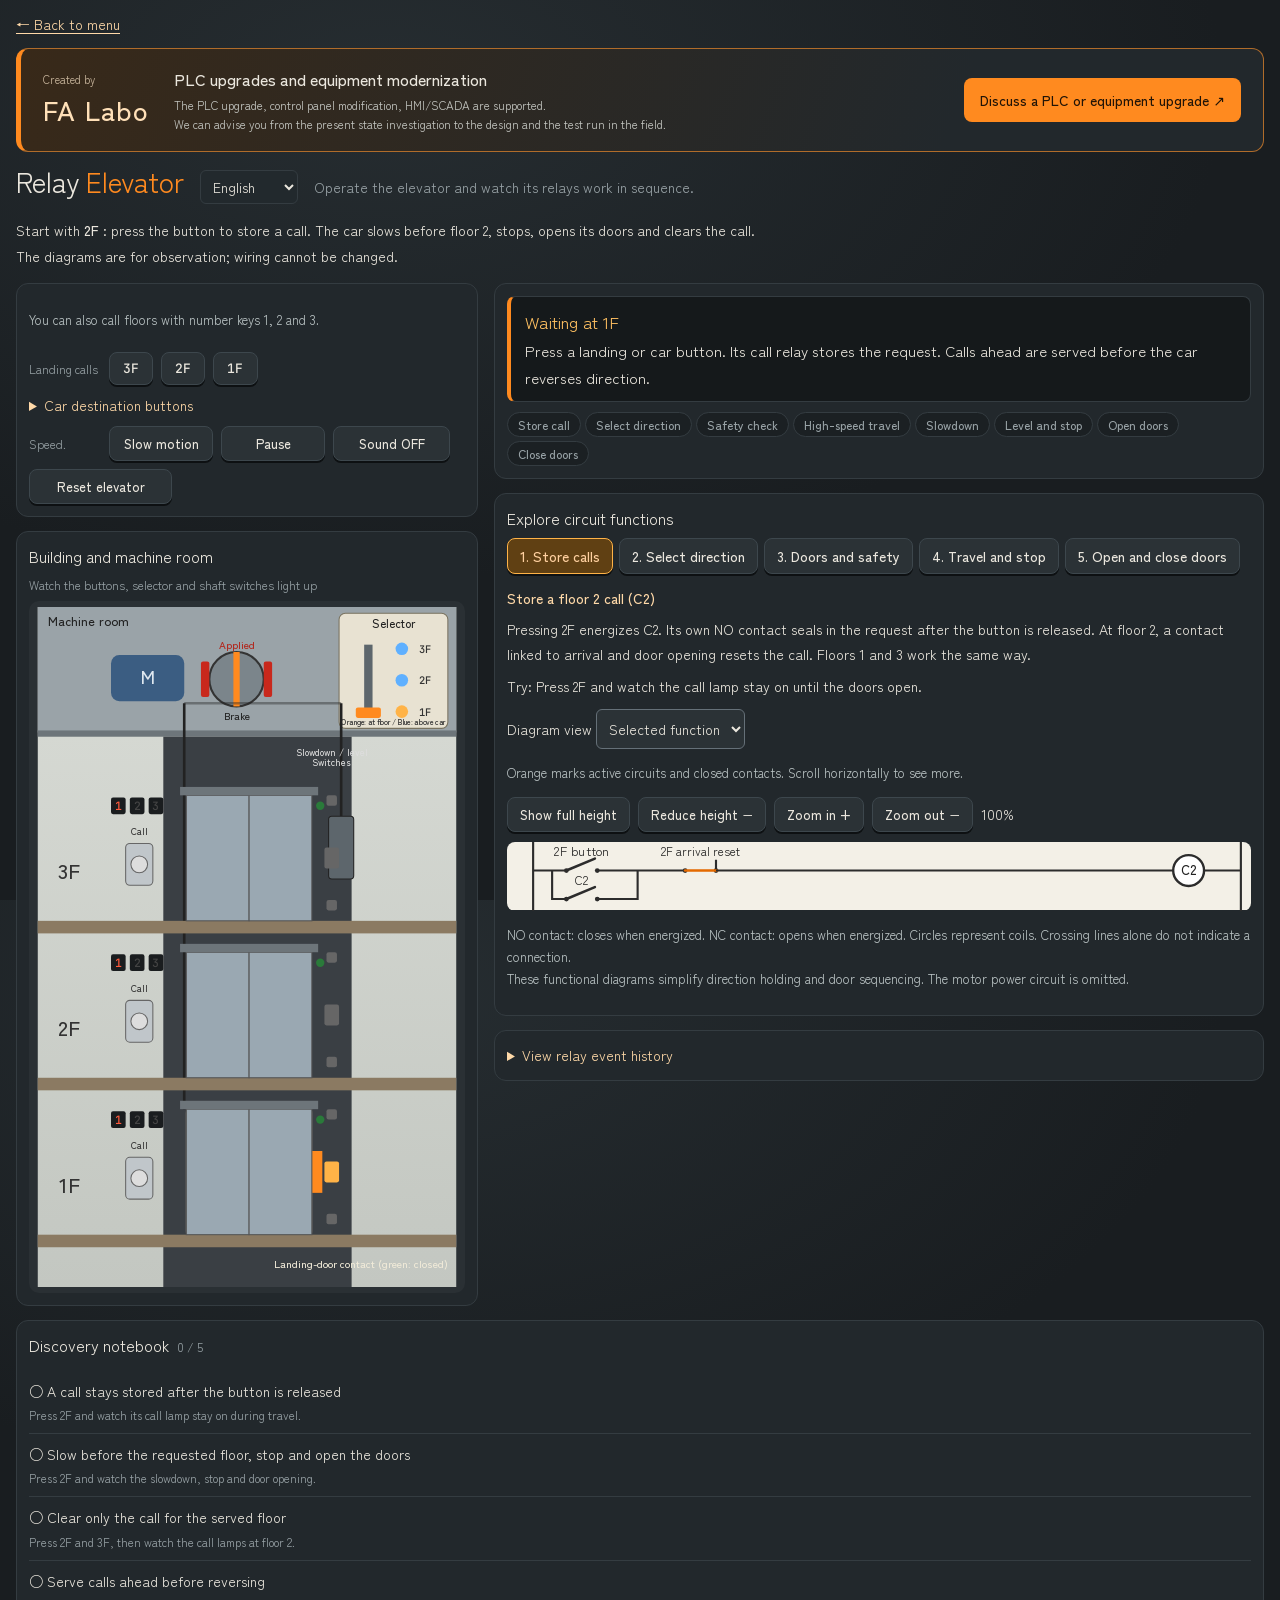
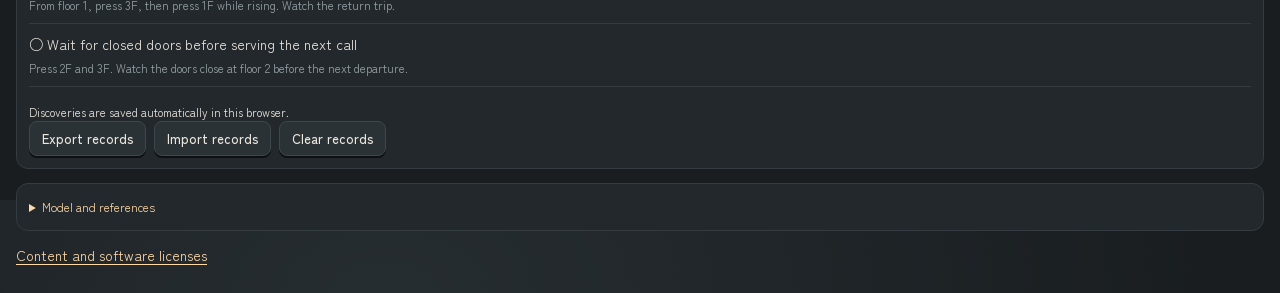
<file: apps/relay-elevator.html>
<!doctype html>
<html lang="ja">
<head>
<meta charset="utf-8">
<meta name="viewport" content="width=device-width, initial-scale=1">
<title>リレー式エレベーター</title>
<meta name="description" content="3階建てのリレー式エレベーターを操作して、呼びの記憶、方向選択、着床、戸の連動を観察する教材。制作：FA Labo。">
<link rel="canonical" href="https://learn.fa-labo.com/apps/relay-elevator.html">
<link rel="preconnect" href="https://fonts.googleapis.com">
<link rel="stylesheet" href="https://fonts.googleapis.com/css2?family=Zen+Kaku+Gothic+New:wght@400;500&family=JetBrains+Mono:wght@500&display=swap">
<style>
/* Layout: 左に建物(機械室+昇降路)、右に展開接続図。下に「いま起きていること」・操作・リレー動作の記録。単一のダーク作業場テーマ */
:root{
  color-scheme:dark;
  --bg:#191d20;--bench:#22282c;--ink:#ebe7de;--muted:#98a2a6;--line:#343c41;--accent:#ff8a1f;--live:#ffc061;--bad:#ff4b3a;
  --f-display:"Zen Kaku Gothic New",system-ui,sans-serif;
  --f-body:"Zen Kaku Gothic New","Hiragino Sans","Yu Gothic","Meiryo",system-ui,sans-serif;
  --f-mono:"JetBrains Mono",ui-monospace,Consolas,monospace;
}
html,body{height:100%}
body{background:var(--bg);color:var(--ink);font-family:var(--f-body);font-size:14px;background-image:radial-gradient(1200px 700px at 30% 10%,#262d31 0%,var(--bg) 70%)}
.wrap{padding-left:max(16px,env(safe-area-inset-left,0px));padding-right:max(16px,env(safe-area-inset-right,0px));padding-block:14px 28px;max-width:1520px;margin:0 auto;display:flex;flex-direction:column;gap:14px}
header{display:flex;flex-wrap:wrap;align-items:baseline;gap:8px 16px}
h1{font-family:var(--f-display);font-weight:400;font-size:28px;margin:0;line-height:1.1}
html:lang(en) h1 em{margin-left:.2em}
h1 em{font-style:normal;color:var(--accent)}
header p{margin:0;color:var(--muted)}
.grid{display:grid;grid-template-columns:minmax(300px,.75fr) minmax(0,1.25fr);gap:16px;align-items:start}
.grid.top{grid-template-columns:minmax(0,1.1fr) minmax(0,1fr)}
.now{min-height:6.5em}
@media (max-width:1000px){.grid{grid-template-columns:minmax(0,1fr)}}
.card{background:var(--bench);border:1px solid var(--line);border-radius:12px;padding:12px;min-width:0}
.card h2{font-family:var(--f-display);font-weight:400;font-size:16px;margin:0 0 8px;display:flex;gap:8px;align-items:baseline;flex-wrap:wrap}
.card h2 span{font-family:var(--f-body);font-size:12px;color:var(--muted)}
.seg2{display:inline-flex;border:1px solid #3d474d;border-radius:9px;overflow:hidden}
.seg2 button{font:inherit;font-family:var(--f-body);font-size:13px;font-weight:500;background:#2b3236;color:var(--muted);border:0;padding:6px 14px;cursor:pointer}
.seg2 button+button{border-left:1px solid #3d474d}
.seg2 button[aria-pressed="true"]{background:#4a3a22;color:#ffd9a8}
.bld{background:#2a3034;border-radius:10px;padding:6px}
.bld svg{display:block;width:100%;height:auto;max-height:680px;margin:0 auto;user-select:none}
.lad svg{display:block;width:100%;height:auto;user-select:none}
.col{display:flex;flex-direction:column;gap:14px;min-width:0}
.sticky{position:sticky;top:10px}
@media (max-width:1000px){.sticky{position:static}}
.lad{background:#f3f0e7;border-radius:8px;overflow-x:auto}
.lad svg{min-width:520px}
.now{font-size:15px;line-height:1.75;background:#15191b;border:1px solid var(--line);border-left:4px solid var(--accent);border-radius:8px;padding:10px 14px;min-height:5.4em}
.now b.ph{font-family:var(--f-display);font-weight:400;color:var(--live);font-size:17px;display:block;margin-bottom:2px}
.steps{display:flex;flex-wrap:wrap;gap:4px;margin:10px 0 0}
.steps span{font-size:12px;font-weight:500;color:var(--muted);background:#1b2023;border:1px solid var(--line);border-radius:999px;padding:3px 10px}
.steps span.on{background:#4a3214;border-color:#b06c2a;color:#ffe0b8}
.ctl{display:grid;gap:8px}
.row{display:flex;flex-wrap:wrap;gap:8px;align-items:center}
.lbl{font-size:12px;color:var(--muted);min-width:6em}
.btn{font:inherit;font-weight:500;font-size:13px;color:var(--ink);background:#2b3236;border:1px solid #3d474d;border-radius:8px;padding:7px 12px;cursor:pointer;box-shadow:0 2px 0 #0d1012}
.btn:active{transform:translateY(1px);box-shadow:0 1px 0 #0d1012}
.btn.call{min-width:3.4em;font-family:var(--f-mono)}
.btn.call.lit{background:#5a3a10;border-color:#ffb347;color:#ffe0b8;box-shadow:0 0 10px rgba(255,179,71,.4)}
.btn.warn{border-color:#8a5a2a;color:#ffd0a0}
.btn[aria-pressed="true"]{background:#5a2a10;border-color:#ff8a1f;color:#ffd0a0}
button:focus-visible{outline:2px solid var(--accent);outline-offset:2px}
.log{list-style:none;margin:0;padding:0;font-size:13px;line-height:1.55;max-height:260px;overflow-y:auto;display:grid;gap:3px}
.log li{display:grid;grid-template-columns:8.5em 1fr;gap:8px;color:#cfd3cf}
.log li .k{font-family:var(--f-mono);font-weight:500;color:var(--live)}
.log li.off .k{color:#7d8a84}
.log li.warn{color:#ffb3a8}
.src{font-size:12px;color:var(--muted);line-height:1.7}
.src a{color:#9fc8ff}
.lg .ct{stroke:#2c2c2c;stroke-width:2.2;fill:none;stroke-linecap:round}
.lg .on .ct{stroke:#e46a00}
.lg .wire{stroke:#2c2c2c;stroke-width:1.8;fill:none}
.lg .rung.live .wire{stroke:#e46a00;stroke-width:2.6}
.lg text{font-family:var(--f-body);font-size:10px;fill:#222}
.lg .rl{font-weight:500;font-size:11px}
.lg .cm{font-size:10px;fill:#7a5a30}
.lg .coil{fill:#fff;stroke:#2c2c2c;stroke-width:2}
.lg .coil.on{fill:#ffb347}
.svgt{font-family:var(--f-body);font-weight:500;pointer-events:none}
.svgm{font-family:var(--f-mono);font-weight:500;pointer-events:none}
@media (prefers-reduced-motion:reduce){*{transition:none!important}}

*{box-sizing:border-box}body{margin:0}b,strong{font-weight:500}
.home{color:#ffd9a8;text-underline-offset:3px}
.sponsor{display:flex;flex-wrap:wrap;align-items:center;gap:14px 24px;padding:18px 22px;border:1px solid #b06c2a;border-left:5px solid var(--accent);border-radius:12px;background:linear-gradient(110deg,#382919,#22282c 75%)}
.sponsor-brand{display:flex;flex-direction:column;gap:3px}
.sponsor-brand small{font-size:11px;color:#c9b69d}
.sponsor-brand strong{font:500 27px var(--f-body);letter-spacing:.04em;color:#ffe0b8}
.sponsor-copy{flex:1;min-width:200px}
.sponsor-copy p{margin:0;color:var(--ink);font-weight:500;font-size:16px}
.sponsor-copy small{display:block;margin-top:5px;color:#c5c7c2;line-height:1.6}
.sponsor-cta{display:inline-block;padding:12px 16px;border-radius:8px;background:var(--accent);color:#211407;font-weight:500;text-decoration:none;text-align:center}
.sponsor-cta:hover{background:#ffb054}
.sponsor-cta:focus-visible{outline:3px solid #fff;outline-offset:3px}
@media(max-width:600px){.sponsor{padding:16px;gap:12px}.sponsor-copy{flex-basis:100%;min-width:0}.sponsor-cta{width:100%}}
.intro{margin:0;line-height:1.8}.guide{line-height:1.8;margin:10px 0}.guide p{margin:6px 0}.guide strong{color:#ffd9a8}
.topics{display:flex;flex-wrap:wrap;gap:6px;margin-bottom:12px}.topics button{font-size:14px}.topics button[aria-pressed="true"]{background:#604013;border-color:#ffb347}
.lad{max-height:600px;overflow:auto}.lad svg{min-width:760px;overflow:hidden}#pause,#slow,#snd{width:8em;flex-shrink:0}
summary{cursor:pointer;line-height:1.8;color:#ffd9a8}details[open]>summary{margin-bottom:12px}.legend{font-size:13px;color:#bac3c4;line-height:1.7}
.seg2{flex-wrap:wrap}select{font:inherit;max-width:100%;padding:8px;background:#2b3236;color:var(--ink);border:1px solid #657078;border-radius:6px}
@media(max-width:1000px){.grid{grid-template-columns:minmax(0,1fr)}.sticky{position:static}.bld svg{max-height:520px}.wrap{padding-inline:12px}.log li{grid-template-columns:6em 1fr}}

.diagram-tools{margin:10px 0}.notes{padding:0;list-style:none;line-height:1.8}.notes li{padding:8px 0;border-bottom:1px solid var(--line)}.notes small{display:block;color:var(--muted)}.notes .got{color:#ffd9a8}#reset{width:11em;flex-shrink:0}
</style>
<link rel="stylesheet" href="../assets/lesson-language.css">
<script src="../assets/lesson-notebook.js"></script>
<script defer src="../assets/english-cache.js"></script>
<script defer src="../assets/lesson-terms.js"></script>
<script defer src="../assets/elevator-english.js"></script>
<script defer src="../assets/lesson-language.js"></script>
</head>
<body>

<div class="wrap">
  <a class="home" href="../index.html">← メニューに戻る</a>
  <aside class="sponsor" aria-label="制作元 FA Labo のご案内">
    <div class="sponsor-brand"><small>この教材の制作元</small><strong>FA Labo</strong></div>
    <div class="sponsor-copy"><p>PLC更新・設備改修をお考えの方へ</p><small>PLC更新・制御盤改造・HMI/SCADA に対応。<br>現状調査から設計・現場の試運転までご相談いただけます。</small></div>
    <a class="sponsor-cta" href="https://fa-labo.com/">PLC更新・設備改修を相談する ↗</a>
  </aside>
  <header>
    <h1>リレー式<em>エレベーター</em></h1><select class="language-picker" data-language aria-label="Language / 言語" translate="no"><option value="ja" lang="en">Japanese</option><option value="en" lang="en">English</option></select>
    <p>完成したエレベーターを操作して、リレーが順番に働く様子を観察しよう。</p>
  </header>




  <p class="intro">まずは <strong>2F</strong> を押してみよう。呼びを覚えて出発し、2階の手前で減速。停止して戸が開くと呼びが消えます。<br>図は観察用です。配線の追加・取り外しはありません。</p>
  <div class="grid">
   <div class="col sticky">
    <div class="card">
      <div class="ctl" id="ctl">
        <p class="legend">数字キー 1・2・3 でも呼べます。</p><div class="row"><span class="lbl">乗場から呼ぶ</span><button class="btn call" data-f="2">3F</button><button class="btn call" data-f="1">2F</button><button class="btn call" data-f="0">1F</button></div>
        <details><summary>かご内の行き先ボタン</summary><div class="row"><span class="lbl">行き先</span><button class="btn call" data-c="0">1</button><button class="btn call" data-c="1">2</button><button class="btn call" data-c="2">3</button></div><p class="legend">乗場は「ここへ来て」、かご内は「ここへ行って」。この教材では同じ階の呼びとして記憶します。</p></details>
        <div class="row"><span class="lbl">速さ</span><button class="btn" id="slow" aria-pressed="false">ゆっくり</button><button class="btn" id="pause" aria-pressed="false">一時停止</button><button class="btn" id="snd" aria-pressed="false">音 OFF</button><button class="btn" id="reset">最初に戻す</button></div>
      </div>
    </div>
    <div class="card">
      <h2>建物と機械室<span>ボタン・セレクタ・昇降路のスイッチが光ります</span></h2>
      <div class="bld"><svg id="bld" viewBox="0 0 400 650" aria-label="エレベーターの建物"></svg></div>
    </div>
   </div>
   <div class="col">
    <div class="card">
      <div class="now" id="now"></div>
      <div class="steps" id="steps"></div>
    </div>
    <div class="card">
      <h2>役割ごとに回路を見る</h2>
      <div class="topics" id="topics" aria-label="観察する回路">
        <button class="btn" data-topic="call" aria-pressed="true">① 呼びを覚える</button>
        <button class="btn" data-topic="direction" aria-pressed="false">② 方向を決める</button>
        <button class="btn" data-topic="safety" aria-pressed="false">③ 戸と安全</button>
        <button class="btn" data-topic="travel" aria-pressed="false">④ 走る・止まる</button>
        <button class="btn" data-topic="door" aria-pressed="false">⑤ 戸を開閉する</button>
      </div>
      <div class="guide" id="guide"></div>
      <label>図の表示 <select id="diagramMode"><option value="focus">選んだ役割だけ</option><option value="all">全回路（詳しく）</option></select></label>
      <p class="legend" id="viewNote">オレンジは作動中の回路・閉じている接点。図は横にスクロールできます。</p>
      <div class="row diagram-tools"><button class="btn" id="diagramGrow">高さを広げる（全体表示）</button><button class="btn" id="diagramShrink">高さを狭める −</button><button class="btn" id="diagramZoomIn">拡大 ＋</button><button class="btn" id="diagramZoomOut">縮小 −</button><output id="diagramZoom">100%</output></div>
      <div id="circuitDiagram" class="lad" tabindex="0" aria-label="回路図。左右・上下にスクロールできます"><svg id="lad" class="lg" viewBox="0 142 640 58" aria-label="リレー回路図"></svg></div>
      <p class="legend">a接点：リレーが入ると閉じる。b接点：リレーが入ると開く。丸はコイル。線の交差だけでは接続を表しません。<br>これは働きを追うための模式図です。方向の保持や戸の順序制御などを一部省略し、動力回路は描いていません。</p>
    </div>
    <div class="card">
      <details><summary>リレーの動いた順番を見る</summary><p class="legend">新しいものが上。記号と、切り替わった理由を表示します。</p><ul class="log" id="log"></ul></details>
    </div>
   </div>
  </div>

  <section class="card"><h2>発見ノート <span id="cnt"></span></h2><ul id="notes" class="notes"></ul>
  <small id="noteSaveInfo">発見はこのブラウザーに自動保存されます。</small>
  <div class="row"><button class="btn" id="noteExport">記録を書き出す</button><button class="btn" id="noteImport">記録を読み込む</button><button class="btn" id="noteClear">記録をクリア</button><input id="noteFile" type="file" accept=".json,application/json" hidden></div><small id="noteStatus" role="status"></small></section>
  <details class="card src"><summary>この教材のモデルと参考資料</summary><p>3階建て・乗場の上り／下りの呼びを区別しない学習用モデルです。昔のリレー式・二段速度の考え方を扱い、実機の全回路や安全装置を再現するものではありません。</p>
    <p>参考資料：日立評論（1966）、米国特許 US2240044（1941）、エレベータ博物館 用語集、Elevator Wiki: Selector、エレベーター回路（リレー）。</p>
  </details>
  <footer><a class="home" href="../LICENSE.txt">教材・プログラムの利用条件</a></footer>
</div>

<script>
(()=>{
const NS='http://www.w3.org/2000/svg';
const $=id=>document.getElementById(id);
function el(t,a,p){const e=document.createElementNS(NS,t);for(const k in a)e.setAttribute(k,a[k]);if(p)p.appendChild(e);return e;}
function tx(p,x,y,s,a={}){const f=a.fill;delete a.fill;const svg=p.ownerSVGElement||p;if(svg.id==='lad'&&a.class==='cm')a['data-translation-width']=240;if(svg.id==='bld')a['data-translation-width']=a['text-anchor']==='end'?270:(x===340?100:90);const t=el('text',Object.assign({x,y},a),p);if(f)t.style.fill=f;t.textContent=s;return t;}
const clamp=(v,a,b)=>Math.max(a,Math.min(b,v));

/* ---------- 音 ---------- */
let AC=null,hum=null,sound=false;
function ac(){if(!AC){try{AC=new (window.AudioContext||window.webkitAudioContext)();}catch(e){}}if(AC&&AC.state==='suspended')AC.resume();return AC;}
function click(big){if(!sound||!AC)return;const a=AC,t=a.currentTime,n=Math.floor(a.sampleRate*.03),b=a.createBuffer(1,n,a.sampleRate),d=b.getChannelData(0);
  for(let i=0;i<n;i++)d[i]=(Math.random()*2-1)*Math.pow(1-i/n,6);const s=a.createBufferSource();s.buffer=b;const f=a.createBiquadFilter();f.type='bandpass';f.frequency.value=big?1400:3000;
  const g=a.createGain();g.gain.value=big?.18:.09;s.connect(f).connect(g).connect(a.destination);s.start(t);}
function chime(){if(!sound||!AC)return;const t=AC.currentTime;[880,660].forEach((f,i)=>{const o=AC.createOscillator(),g=AC.createGain();o.frequency.value=f;g.gain.setValueAtTime(0,t+i*.35);g.gain.linearRampToValueAtTime(.08,t+i*.35+.02);g.gain.exponentialRampToValueAtTime(.001,t+i*.35+.6);o.connect(g).connect(AC.destination);o.start(t+i*.35);o.stop(t+i*.35+.7);});}
function humSet(v){if(!AC)return;if(!hum){hum={o:AC.createOscillator(),g:AC.createGain(),f:AC.createBiquadFilter()};hum.o.type='sawtooth';hum.f.type='lowpass';hum.f.frequency.value=500;hum.g.gain.value=0;hum.o.connect(hum.f).connect(hum.g).connect(AC.destination);hum.o.start();}
  hum.o.frequency.value=40+Math.abs(v)*90;hum.g.gain.value=sound?Math.min(.04,Math.abs(v)*.06):0;}

/* ---------- 状態 ---------- */
const S={car:0,v:0,door:0,C:[0,0,0],U:0,D:0,ST:0,DO:0,DC:0,T:0,tT:0,H:0,L:0,MCU:0,MCD:0,BK:0,SR:1,DS:1,
  pv:[0,0,0],ES:0,pry:0,finalTop:0,finalBot:0,pulse:[0,0,0],slow:false,pause:false,phase:'idle',lastFloor:0};
const INITIAL=JSON.stringify(S);
const FLOORS=['1F','2F','3F'];
const fl=n=>Math.abs(S.car-n)<.004;
const below=n=>S.car<n-.004, above=n=>S.car>n+.004;

/* ---------- ロジック(リレーのはたらき) ---------- */
function step(dt){
  const moving=S.MCU||S.MCD;
  // 安全回路
  S.SR=!S.ES&&!S.pry&&!S.finalTop&&!S.finalBot&&S.door<.01?1:0;
  S.DS=S.door<.01&&!S.pry?1:0;
  // 呼びボタン
  for(let n=0;n<3;n++)if(S.pulse[n]>0){S.pulse[n]=0;
    if(fl(n)&&!moving&&Math.abs(S.v)<.01){ if(S.DC){S.DC=0;S.T=0;S.tT=0;} if(!S.ST){S.ST=1;S.stopFloor=n;} }
    else S.C[n]=1;}
  // 戸の動き
  if(S.ST&&!moving&&Math.abs(S.v)<.01){
    if(!S.T&&!S.DC)S.DO=1;
    if(S.DO){S.door=Math.min(1,S.door+dt/1.2);if(S.door>=1){S.tT+=dt;if(S.tT>=3){S.T=1;}}}
    if(S.T&&S.DO){S.DO=0;S.DC=1;}
    if(S.DC){S.door=Math.max(0,S.door-dt/1.4);if(S.door<=0){S.DC=0;S.T=0;S.tT=0;S.ST=0;}}
    if(S.door>.6)for(let n=0;n<3;n++)if(fl(n))S.C[n]=0;   // 呼び消去
  }
  // 方向リレー(U・D)
  const callsAbove=S.C.some((c,n)=>c&&below(n)), callsBelow=S.C.some((c,n)=>c&&above(n));
  if(S.U&&!callsAbove&&!moving)S.U=0;
  if(S.D&&!callsBelow&&!moving)S.D=0;
  if(!S.U&&!S.D&&!S.ST&&S.door<=0){if(callsAbove)S.U=1;else if(callsBelow)S.D=1;}
  // 走行用の電磁接触器
  const run=(S.U||S.D)&&S.SR&&S.DS&&!S.ST;
  S.MCU=run&&S.U?1:0;S.MCD=run&&S.D?1:0;S.BK=S.MCU||S.MCD?1:0;
  // 速度(減速スイッチ)
  let nf=-1;if(S.MCU)nf=Math.ceil(S.car-1e-9);if(S.MCD)nf=Math.floor(S.car+1e-9);
  S.zone=nf>=0&&nf<=2&&Math.abs(nf-S.car)<.3?nf:-1;
  S.L=(S.MCU||S.MCD)&&S.zone>=0&&S.C[S.zone]?1:0;S.H=(S.MCU||S.MCD)&&!S.L?1:0;
  // 動き
  const vt=S.MCU?(S.H?.55:.12):S.MCD?-(S.H?.55:.12):0;
  if(S.BK)S.v+=clamp(vt-S.v,-1.2*dt,1.2*dt);else S.v=0;   // ブレーキがかかると止まる
  const prev=S.car;S.car+=S.v*dt;
  // 着床(レベルスイッチ)
  for(let n=0;n<3;n++){if((prev<n&&S.car>=n)||(prev>n&&S.car<=n)){
    if(S.L&&S.C[n]){S.car=n;S.ST=1;S.stopFloor=n;S.MCU=S.MCD=S.BK=0;S.v=0;S.H=S.L=0;}}}
  // ファイナルリミット
  if(S.car>2.12){S.finalTop=1;S.car=Math.min(S.car,2.16);}
  if(S.car<-.12){S.finalBot=1;S.car=Math.max(S.car,-.16);}
  if(S.car>=-.15)S.lastFloor=clamp(Math.round(S.car),0,2);
}

const NOTES=[
 ['memory','呼びを覚える','ボタンを離しても、呼びを覚え続ける','2Fを押し、走行中も呼びランプが点いていることを見よう。'],
 ['arrival','着床','呼びのある階の手前で減速し、停止して戸を開く','2Fを押し、減速から戸が開くまで見よう。'],
 ['clear','呼びの消去','着いた階の呼びだけを消す','2Fと3Fを押し、2階に着いたときのランプを見よう。'],
 ['direction','方向選択','進む方向の呼びを先に回り、それから戻る','1階から3Fを押し、上昇中に1Fを押して往復を見よう。'],
 ['door','戸の連動','戸を閉じ終えてから、次の呼びへ出発する','2Fと3Fを押し、2階の戸開閉から次の出発まで見よう。']
];
const got=new Set();
const saveDiscovery=setupNotebook('elevator',NOTES,got,renderNotes);
function renderNotes(){
 $('notes').innerHTML=NOTES.map(([id,,text,hint])=>`<li class="${got.has(id)?'got':''}"><span>${got.has(id)?'✓':'○'} ${text}</span><small>${hint}</small></li>`).join('');
 $('cnt').textContent=got.size+' / '+NOTES.length;
}
function found(id){if(!got.has(id)&&saveDiscovery(id)){got.add(id);renderNotes();}}
let observed={low:false,opened:false,upWithLower:false,topVisited:false};
function observe(){
 if(S.C.some((c,n)=>c&&S.pv[n]===0)&&(S.MCU||S.MCD))found('memory');
 if(S.L)observed.low=true;
 if(S.door>.8){
   if(observed.low)found('arrival');
   if(!S.C[S.lastFloor]&&S.C.some(Boolean))found('clear');
   if(observed.upWithLower&&S.car===2)observed.topVisited=true;
   if(observed.topVisited&&S.car===0)found('direction');
   observed.opened=true;
 }
 if(S.MCU&&S.C[0])observed.upWithLower=true;
 if(observed.opened&&S.door===0&&(S.MCU||S.MCD))found('door');
}
renderNotes();

/* ---------- 記録 ---------- */
const NAMES={C0:['1F呼びリレー','1階の呼びを自己保持で記憶','1階に着いて戸が開いたので呼びを消去'],C1:['2F呼びリレー','2階の呼びを自己保持で記憶','2階に着いて戸が開いたので呼びを消去'],C2:['3F呼びリレー','3階の呼びを自己保持で記憶','3階に着いて戸が開いたので呼びを消去'],
 U:['U 上昇方向','呼びがかごより上にあるので上昇方向に決定','上に呼びがなくなったので上昇方向を解除'],D:['D 下降方向','呼びがかごより下にあるので下降方向に決定','下に呼びがなくなったので下降方向を解除'],
 SR:['SR 安全リレー','安全回路の接点がすべて閉じた(戸も閉じている)','安全回路のどこかが開いた(戸が開いた・非常停止など)→ 走行できない'],
 MCU:['MCU 上昇接触器','モーターに上昇の向きで電気を送る','モーターへの電気を切る'],MCD:['MCD 下降接触器','モーターに下降の向きで電気を送る','モーターへの電気を切る'],
 BK:['BK ブレーキ','ブレーキを開放(電磁石でブレーキを開く)','ブレーキ作動(ばねで締めて止める)'],
 H:['H 高速','高速で走行','高速を切る'],L:['L 低速','減速スイッチが働き、低速に切り替え','低速を切る'],
 ST:['ST 停止','呼びのある階でレベルスイッチが働き、停止','戸閉が終わったので停止リレーを解除'],
 DO:['DO 戸開','戸を開く','戸開を止める'],T:['T 戸タイマー','戸が開いて3秒たった','タイマーをリセット'],DC:['DC 戸閉','戸を閉める','戸が閉まりきった']};
let prevR={};const logL=[];
function track(){const cur={C0:S.C[0],C1:S.C[1],C2:S.C[2],U:S.U,D:S.D,SR:S.SR,MCU:S.MCU,MCD:S.MCD,BK:S.BK,H:S.H,L:S.L,ST:S.ST,DO:S.DO,T:S.T,DC:S.DC};
  let changed=false;
  for(const k in cur){if(prevR[k]!==undefined&&prevR[k]!==cur[k]){const n=NAMES[k];addLog(n[0]+(cur[k]?' ON':' OFF'),cur[k]?n[1]:n[2],!cur[k],k==='SR'&&!cur[k]);changed=true;
      if(k==='ST'&&cur[k])chime();}}
  if(changed)click(cur.MCU!==prevR.MCU||cur.MCD!==prevR.MCD||cur.BK!==prevR.BK);
  prevR=cur;}
function addLog(k,txt,off,warn){logL.unshift({k,txt,off,warn});if(logL.length>40)logL.pop();
  $('log').innerHTML=logL.map(l=>`<li class="${l.off?'off':''} ${l.warn?'warn':''}"><span class="k">${l.k.split(' ')[0]}</span><span>${l.k.split(' ').slice(1).join(' ')}:${l.txt}</span></li>`).join('');}

/* ---------- いま起きていること ---------- */
const STEPS=[['call','呼びを記憶'],['dir','方向を決める'],['safe','安全確認'],['run','高速走行'],['slow','減速'],['stop','着床・停止'],['open','戸開'],['close','戸閉']];
function phase(){
  if(window.lessonLanguage?.current==='en')return phaseEnglish();
  if((S.ES||S.pry||S.finalTop||S.finalBot)&&(S.U||S.D||S.C.some(c=>c)))return ['safe','<b class="ph">安全回路が開いている</b>'+(S.ES?'<b>非常停止</b>スイッチが押されています。安全回路は全部の安全スイッチを<b>直列</b>につないでいるので、どれか1つが開くとSRが落ち、すべての走行が止まります。':'<b>2Fの乗場戸</b>が開いています。乗場戸のインターロックスイッチが開き、安全回路が切れました。戸が開いたまま走ることはできません。')];
  if(S.DO||(S.ST&&S.door>0&&!S.DC&&!S.T))return ['open',`<b class="ph">戸開(${FLOORS[S.stopFloor]})</b><b>ST</b>のa接点で<b>DO(戸開)</b>が入り、戸が開きます。開ききると<b>戸タイマーT</b>が数え始め(あと${Math.max(0,3-S.tT).toFixed(1)}秒)、この階の<b>呼びリレーは消去</b>されます(呼びリレーの回路に入っている「着床・停止」のb接点が開くため)。`];
  if(S.DC||S.T)return ['close','<b class="ph">戸閉</b><b>T</b>がタイムアップして<b>DC(戸閉)</b>が入り、戸が閉まります。閉まりきると戸スイッチ(DS)が閉じ、<b>ST</b>が解除されて、残っている呼びに向けて方向が決め直されます。'];
  if(S.ST)return ['stop',`<b class="ph">着床・停止(${FLOORS[S.stopFloor]})</b>呼びのある階で<b>レベルスイッチ</b>が働き、<b>ST(停止)</b>が入りました。STのb接点で<b>MCU/MCD</b>が切れ、ブレーキ(BK)がばねで締まって止まります。`];
  if(S.L)return ['slow',`<b class="ph">減速(${FLOORS[S.zone]}の手前)</b>昇降路の<b>減速スイッチ</b>が、呼びのある${FLOORS[S.zone]}に近づいたことを知らせ、<b>H(高速)</b>から<b>L(低速)</b>に切り替わりました。ゆっくり近づいてから止まるので、床の段差が小さくなります(交流二段速度)。`];
  if(S.H)return ['run',`<b class="ph">高速走行(${S.MCU?'上昇':'下降'})</b>安全回路(SR)・戸閉(DS)・方向(${S.MCU?'U':'D'})がそろったので<b>${S.MCU?'MCU':'MCD'}</b>が入り、モーターが回ります。同時に<b>BK</b>でブレーキを開放。機械室の<b>セレクタ</b>も、かごと一緒に動いて位置を伝えています。`];
  if((S.U||S.D)&&!S.DS)return ['safe','<b class="ph">安全確認</b>方向は決まりましたが、<b>戸が閉まりきっていない</b>(DSが開いている)ので走れません。'];
  if(S.U||S.D)return ['dir',`<b class="ph">方向決定</b>呼びが${S.U?'上':'下'}にあるので<b>${S.U?'U(上昇)':'D(下降)'}</b>が入りました。反対の方向リレーは${S.U?'U':'D'}のb接点で入らないようにしています(インターロック)。`];
  if(S.C.some(c=>c))return ['call','<b class="ph">呼びを記憶</b>呼びリレーが<b>自己保持</b>で呼びを覚えています。'];
  return ['idle','<b class="ph">待機中('+FLOORS[S.lastFloor]+')</b>乗場ボタンかかご内ボタンを押してみよう。押した階の<b>呼びリレー</b>が自己保持で呼びを覚え、ボタンが点灯します。いくつか続けて押すと、上昇中は上の呼びを全部回ってから下に向かいます。'];
}

function phaseEnglish(){
 if(S.ES||S.pry||S.finalTop||S.finalBot)return ['safe','<b class="ph">Safety circuit open</b>Travel is inhibited because a safety contact is open.'];
 if(S.DO||(S.ST&&S.door>0&&!S.DC&&!S.T))return ['open',`<b class="ph">Doors opening (${FLOORS[S.stopFloor]})</b>ST enables DO. Once the doors are fully open, timer T counts down (${Math.max(0,3-S.tT).toFixed(1)} s remaining). The served floor call is cleared as its doors open.`];
 if(S.DC||S.T)return ['close','<b class="ph">Doors closing</b>Timer T enables DC. Once the doors are fully closed, DS closes and ST resets. The next pending call can then be served.'];
 if(S.ST)return ['stop',`<b class="ph">Leveling and stopping (${FLOORS[S.stopFloor]})</b>The level switch triggers ST at the requested floor. MCU/MCD switch off and the spring-applied brake stops the car.`];
 if(S.L)return ['slow',`<b class="ph">Slowing before ${FLOORS[S.zone]}</b>The slowdown switch changes the drive from high speed H to low speed L. The car approaches the floor slowly before stopping. This model represents a two-speed drive.`];
 if(S.H)return ['run',`<b class="ph">High-speed travel (${S.MCU?'up':'down'})</b>SR, DS and the direction relay enable ${S.MCU?'MCU':'MCD'}. BK releases the brake. The selector follows the car and signals its position.`];
 if((S.U||S.D)&&!S.DS)return ['safe','<b class="ph">Waiting for closed doors</b>The direction is selected, but DS is open, so the car cannot travel.'];
 if(S.U||S.D)return ['dir',`<b class="ph">Direction selected</b>${S.U?'U (up)':'D (down)'} is energized. Its normally closed contact prevents the opposite direction relay from energizing.`];
 if(S.C.some(Boolean))return ['call','<b class="ph">Call stored</b>A seal-in contact keeps the floor request active.'];
 return ['idle',`<b class="ph">Waiting at ${FLOORS[S.lastFloor]}</b>Press a landing or car button. Its call relay stores the request. Calls ahead are served before the car reverses direction.`];
}

/* ---------- 建物の描画 ---------- */
const B={};
const FY=n=>600-n*150;          // 各階の床のy
function buildBld(){
  const g=$('bld');g.innerHTML='';
  el('defs',{},g).innerHTML=`<linearGradient id="wl" x1="0" y1="0" x2="0" y2="1"><stop offset="0" stop-color="#d9dcd6"/><stop offset="1" stop-color="#c3c7c1"/></linearGradient>
   <linearGradient id="cw" x1="0" y1="0" x2="1" y2="0"><stop offset="0" stop-color="#c9d2d8"/><stop offset=".5" stop-color="#eef2f4"/><stop offset="1" stop-color="#b9c3ca"/></linearGradient>`;
  el('rect',{x:0,y:0,width:400,height:650,fill:'url(#wl)'},g);
  // 機械室
  el('rect',{x:0,y:0,width:400,height:120,fill:'#9aa3a8'},g);el('rect',{x:0,y:118,width:400,height:6,fill:'#6d757a'},g);
  tx(g,10,18,'機械室',{class:'svgt','font-size':12,fill:'#222'});
  // モーターと綱車
  el('rect',{x:70,y:46,width:70,height:44,rx:8,fill:'#3b5d82'},g);tx(g,105,74,'M',{class:'svgt','font-size':18,'text-anchor':'middle',fill:'#dfe8f0'});
  B.sheave=el('g',{},g);el('circle',{cx:0,cy:0,r:26,fill:'#7b858b',stroke:'#333','stroke-width':2},B.sheave);el('rect',{x:-3,y:-26,width:6,height:52,fill:'#ff8a1f'},B.sheave);
  B.shoeL=el('rect',{x:156,y:52,width:8,height:34,rx:2,fill:'#c8281c'},g);B.shoeR=el('rect',{x:216,y:52,width:8,height:34,rx:2,fill:'#c8281c'},g);
  tx(g,190,108,'ブレーキ',{class:'svgt','font-size':10,'text-anchor':'middle',fill:'#222'});B.bkT=tx(g,190,40,'',{class:'svgt','font-size':10,'text-anchor':'middle',fill:'#b2261c'});
  // セレクタ
  el('rect',{x:288,y:6,width:104,height:110,rx:6,fill:'#e8e2d2',stroke:'#7a7360'},g);tx(g,340,113,'橙=着床 青=かごより上',{class:'svgt','font-size':8,'text-anchor':'middle',fill:'#333'});tx(g,340,20,'セレクタ',{class:'svgt','font-size':11,'text-anchor':'middle',fill:'#222'});
  el('rect',{x:312,y:36,width:8,height:70,fill:'#5d666c'},g);
  B.selC=[0,1,2].map(n=>{const y=100-n*30;tx(g,370,y+4,FLOORS[n],{class:'svgm','font-size':10,'text-anchor':'middle',fill:'#333'});return el('circle',{cx:348,cy:y,r:6,fill:'#444'},g);});
  tx(g,336,122,'',{});
  B.selCar=el('rect',{x:304,y:96,width:24,height:10,rx:2,fill:'#ff8a1f'},g);
  // 昇降路
  el('rect',{x:120,y:124,width:180,height:526,fill:'#3a3f44'},g);
  // ロープ
  B.rope=el('line',{x1:140,y1:92,x2:140,y2:200,stroke:'#222','stroke-width':2.5},g);B.rope2=el('line',{x1:290,y1:92,x2:290,y2:300,stroke:'#222','stroke-width':2.5},g);
  el('line',{x1:140,y1:92,x2:290,y2:92,stroke:'#222','stroke-width':2.5,opacity:.4},g);
  // つり合いおもり
  B.cw=el('rect',{x:278,y:300,width:24,height:60,rx:3,fill:'#5d666c',stroke:'#222'},g);
  // かご
  B.car=el('g',{},g);
  el('rect',{x:142,y:0,width:120,height:120,rx:4,fill:'url(#cw)',stroke:'#555','stroke-width':2},B.car);
  el('rect',{x:150,y:10,width:104,height:100,fill:'#f4efe2'},B.car);
  el('circle',{cx:202,cy:46,r:10,fill:'#f1c9a5'},B.car);el('rect',{x:190,y:56,width:24,height:40,rx:8,fill:'#5fa8e8'},B.car);
  el('rect',{x:262,y:40,width:10,height:40,fill:'#ff8a1f'},B.car);   // カム(スイッチを押す)
  // 昇降路スイッチ(減速・レベル)
  B.sw=[0,1,2].map(n=>{const y=FY(n);const o={};
    o.lev=el('rect',{x:274,y:y-70,width:14,height:20,rx:2,fill:'#666'},g);
    o.sdU=el('rect',{x:276,y:y-70+50,width:10,height:10,rx:2,fill:'#666'},g);o.sdD=el('rect',{x:276,y:y-70-50,width:10,height:10,rx:2,fill:'#666'},g);
    return o;});
  tx(g,281,FY(2)-158,'減速・レベル',{class:'svgt','font-size':9,'text-anchor':'middle',fill:'#ddd'});tx(g,281,FY(2)-148,'スイッチ',{class:'svgt','font-size':9,'text-anchor':'middle',fill:'#ddd'});
  // 各階
  B.floor=[0,1,2].map(n=>{const y=FY(n);const o={};
    el('rect',{x:0,y,width:400,height:12,fill:'#8b7a62'},g);
    tx(g,30,y-40,FLOORS[n],{class:'svgt','font-size':20,'text-anchor':'middle',fill:'#333'});
    // 乗場戸
    o.dL=el('rect',{x:142,y:y-120,width:60,height:120,fill:'#9aa8b2',stroke:'#555'},g);o.dR=el('rect',{x:202,y:y-120,width:60,height:120,fill:'#9aa8b2',stroke:'#555'},g);
    el('rect',{x:136,y:y-128,width:132,height:8,fill:'#6d757a'},g);
    // インジケーター
    o.ind=[0,1,2].map(k=>{el('rect',{x:70+k*18,y:y-118,width:14,height:16,rx:2,fill:'#1a1d1f'},g);return tx(g,77+k*18,y-106,String(k+1),{class:'svgm','font-size':11,'text-anchor':'middle',fill:'#444'});});
    // 乗場ボタン
    el('rect',{x:84,y:y-74,width:26,height:40,rx:4,fill:'#c0c6ca',stroke:'#666'},g);
    o.btn=el('circle',{cx:97,cy:y-54,r:8,fill:'#ddd',stroke:'#666',style:'cursor:pointer'},g);o.btn.setAttribute('role','button');o.btn.setAttribute('tabindex','0');o.btn.setAttribute('aria-label',FLOORS[n]+'へ呼ぶ');o.btn.addEventListener('click',()=>press(n));o.btn.addEventListener('keydown',e=>{if(e.key==='Enter'||e.key===' '){e.preventDefault();press(n);}});
    tx(g,97,y-82,'呼び',{class:'svgt','font-size':9,'text-anchor':'middle',fill:'#333'});
    o.lock=el('circle',{cx:270,cy:y-110,r:4,fill:'#2a7a3a'},g);
    return o;});
  tx(g,392,FY(0)+32,'●=乗場戸のスイッチ(緑=閉)',{class:'svgt','font-size':10,'text-anchor':'end',fill:'#f0ead8'});
}
function renderBld(){
  const carY=FY(S.car)-120;B.car.setAttribute('transform',`translate(0 ${carY})`);
  B.rope.setAttribute('y2',carY);B.cw.setAttribute('y',FY(2-S.car)-100);B.rope2.setAttribute('y2',FY(2-S.car)-100);
  B.sheave.setAttribute('transform',`translate(190 69) rotate(${S.car*360*1.4})`);
  B.shoeL.setAttribute('x',S.BK?150:156);B.shoeR.setAttribute('x',S.BK?222:216);B.bkT.textContent=S.BK?'開放':'作動中';B.bkT.style.fill=S.BK?'#2a7a3a':'#b2261c';
  B.selCar.setAttribute('y',96-S.car*30);B.selC.forEach((c,n)=>c.setAttribute('fill',fl(n)?'#ffb347':(below(n)?'#5fb0ff':'#444')));
  const cur=Math.round(S.car);
  B.floor.forEach((o,n)=>{const open=(fl(n)?S.door:0);const w=60*(1-open*.92);
    o.dL.setAttribute('width',w);o.dR.setAttribute('x',202+60-w);o.dR.setAttribute('width',w);
    if(n===1&&S.pry){o.dL.setAttribute('width',30);o.dR.setAttribute('x',232);o.dR.setAttribute('width',30);}
    o.btn.setAttribute('fill',S.C[n]?'#ffb347':'#ddd');
    o.ind.forEach((t,k)=>t.style.fill=k===S.lastFloor?'#ff5a3c':'#444');
    o.lock.setAttribute('fill',(n===1&&S.pry)||(fl(n)&&S.door>0)?'#ff3b2b':'#2a7a3a');});
  B.sw.forEach((o,n)=>{o.lev.setAttribute('fill',fl(n)?'#ffb347':'#666');
    const inz=S.zone===n&&(S.MCU||S.MCD);o.sdU.setAttribute('fill',inz&&S.MCD?'#ffb347':'#666');o.sdD.setAttribute('fill',inz&&S.MCU?'#ffb347':'#666');});
  document.querySelectorAll('.btn.call').forEach(b=>{const n=+(b.dataset.f??b.dataset.c);b.classList.toggle('lit',!!S.C[n]);});
}

/* ---------- 展開接続図 ---------- */
const LG=[];
function buildLad(){
  const g=$('lad');g.innerHTML='';const XL=22,XR=618,XC=574;
  el('line',{x1:XL,y1:20,x2:XL,y2:810,class:'wire'},g);el('line',{x1:XR,y1:20,x2:XR,y2:810,class:'wire'},g);
  tx(g,XL,14,'+',{class:'rl','text-anchor':'middle'});tx(g,XR,14,'−',{class:'rl','text-anchor':'middle'});
  const rung=(y,live)=>{const r=el('g',{class:'rung','data-y':y},g);LG.push({el:r,fn:live,rung:true});return r;};
  const W=(p,pts)=>el('path',{d:'M'+pts.map(q=>q.join(' ')).join(' L'),class:'wire'},p);
  const ct=(p,x,y,label,b,fn)=>{const c=el('g',{},p);el('circle',{cx:x,cy:y,r:2,fill:'#2c2c2c'},c);el('circle',{cx:x+26,cy:y,r:2,fill:'#2c2c2c'},c);
    if(b)el('line',{x1:x+26,y1:y-9,x2:x+26,y2:y,stroke:'#2c2c2c','stroke-width':1.8},c);
    const bl=el('line',{x1:x,y1:y,x2:x+27,y2:y,class:'ct'},c);tx(c,x+13,y-12,label,{'text-anchor':'middle'});LG.push({el:c,bl,x,y,b,fn});return c;};
  const coil=(p,y,label,fn,cm,below)=>{const c=el('circle',{cx:XC,cy:y,r:13,class:'coil'},p);tx(p,XC,y+4,label,{class:'rl','text-anchor':'middle'});LG.push({el:c,coil:true,fn});if(cm)tx(p,XC-18,below?y+20:y-16,cm,{class:'cm','text-anchor':'end'});};
  const sideL=(p,y)=>W(p,[[XL,y]]);
  // 1 安全回路
  let y=44,r=rung(y,()=>S.SR);
  const safe=[['非常停止',1,()=>!S.ES],['調速機',0,()=>1],['上部終端',1,()=>!S.finalTop],['下部終端',1,()=>!S.finalBot],['1F戸',0,()=>!(fl(0)&&S.door>0)],['2F戸',0,()=>!S.pry&&!(fl(1)&&S.door>0)],['3F戸',0,()=>!(fl(2)&&S.door>0)],['かご戸',0,()=>S.door<.01]];
  W(r,[[XL,y],[40,y]]);safe.forEach((s,i)=>{const x=40+i*58;ct(r,x,y,s[0],0,s[2]);if(i<safe.length-1)W(r,[[x+26,y],[x+58,y]]);});W(r,[[40+7*58+26,y],[XC-13,y]]);W(r,[[XC+13,y],[XR,y]]);
  coil(r,y,'SR',()=>S.SR,'安全リレー(安全スイッチを全部直列)',1);
  // 2-4 呼びリレー
  [0,1,2].forEach(n=>{y=104+n*62;const rr=rung(y,()=>S.C[n]);
    W(rr,[[XL,y],[50,y]]);ct(rr,50,y,FLOORS[n]+'ボタン',0,()=>S.pv[n]>0);W(rr,[[76,y],[150,y]]);
    W(rr,[[38,y],[38,y+24],[50,y+24]]);ct(rr,50,y+24,'C'+(n+1),0,()=>S.C[n]);W(rr,[[76,y+24],[110,y+24],[110,y]]);
    ct(rr,150,y,'セレクタ '+FLOORS[n]+'着床',1,()=>!(fl(n)&&S.ST&&S.door>.6));W(rr,[[176,y],[XC-13,y]]);W(rr,[[XC+13,y],[XR,y]]);
    coil(rr,y,'C'+(n+1),()=>S.C[n],n===0?'呼びリレー(自己保持)':'');});
  // 5 U
  y=300;r=rung(y,()=>S.U);
  W(r,[[XL,y],[50,y]]);ct(r,50,y,'C2',0,()=>S.C[1]);W(r,[[76,y],[100,y]]);ct(r,100,y,'2Fより下',0,()=>below(1));W(r,[[126,y],[200,y]]);
  W(r,[[38,y],[38,y+24],[50,y+24]]);ct(r,50,y+24,'C3',0,()=>S.C[2]);W(r,[[76,y+24],[100,y+24]]);ct(r,100,y+24,'3Fより下',0,()=>below(2));W(r,[[126,y+24],[160,y+24],[160,y]]);
  ct(r,200,y,'D',1,()=>!S.D);W(r,[[226,y],[XC-13,y]]);W(r,[[XC+13,y],[XR,y]]);coil(r,y,'U',()=>S.U,'上昇方向(上の呼びが残る間は保持)');
  tx(r,300,y+28,'「〜より下」はセレクタの接点',{class:'cm'});
  // 6 D
  y=360;r=rung(y,()=>S.D);
  W(r,[[XL,y],[50,y]]);ct(r,50,y,'C1',0,()=>S.C[0]);W(r,[[76,y],[100,y]]);ct(r,100,y,'1Fより上',0,()=>above(0));W(r,[[126,y],[200,y]]);
  W(r,[[38,y],[38,y+24],[50,y+24]]);ct(r,50,y+24,'C2',0,()=>S.C[1]);W(r,[[76,y+24],[100,y+24]]);ct(r,100,y+24,'2Fより上',0,()=>above(1));W(r,[[126,y+24],[160,y+24],[160,y]]);
  ct(r,200,y,'U',1,()=>!S.U);W(r,[[226,y],[XC-13,y]]);W(r,[[XC+13,y],[XR,y]]);coil(r,y,'D',()=>S.D,'下降方向');
  // 7 ST
  y=424;r=rung(y,()=>S.ST);
  W(r,[[XL,y],[50,y]]);ct(r,50,y,'セレクタ 停止接点',0,()=>S.ST&&!S.DC);W(r,[[76,y],[220,y]]);
  W(r,[[38,y],[38,y+22],[50,y+22]]);ct(r,50,y+22,'ST',0,()=>S.ST);W(r,[[76,y+22],[150,y+22],[150,y]]);
  ct(r,220,y,'戸閉端LS',1,()=>!(S.DC&&S.door<=.01));W(r,[[246,y],[XC-13,y]]);W(r,[[XC+13,y],[XR,y]]);coil(r,y,'ST',()=>S.ST,'停止(レベルスイッチ)');
  // 8 MCU / 9 MCD
  const runR=(yy,dir)=>{const rr=rung(yy,()=>dir==='U'?S.MCU:S.MCD);W(rr,[[XL,yy],[50,yy]]);
    const items=[['SR',0,()=>S.SR],['戸閉 DS',0,()=>S.DS],['ST',1,()=>!S.ST],[dir,0,()=>dir==='U'?S.U:S.D],[dir==='U'?'MCD':'MCU',1,()=>dir==='U'?!S.MCD:!S.MCU]];
    items.forEach((it,i)=>{const x=50+i*70;ct(rr,x,yy,it[0],it[1],it[2]);W(rr,[[x+26,yy],[x+70,yy]]);});W(rr,[[50+4*70+26,yy],[XC-13,yy]]);W(rr,[[XC+13,yy],[XR,yy]]);
    coil(rr,yy,dir==='U'?'MCU':'MCD',()=>dir==='U'?S.MCU:S.MCD,dir==='U'?'上昇接触器(モーターへ)':'下降接触器');};
  runR(490,'U');runR(536,'D');
  // 10 速度
  y=592;r=rung(y,()=>S.H||S.L);W(r,[[XL,y],[50,y]]);ct(r,50,y,'MCU',0,()=>S.MCU);W(r,[[76,y],[130,y]]);W(r,[[38,y],[38,y+22],[50,y+22]]);ct(r,50,y+22,'MCD',0,()=>S.MCD);W(r,[[76,y+22],[110,y+22],[110,y]]);
  ct(r,130,y,'減速SW',1,()=>!S.L);W(r,[[156,y],[XC-13,y]]);W(r,[[XC+13,y],[XR,y]]);coil(r,y,'H',()=>S.H,'高速');
  W(r,[[120,y],[120,y+44],[130,y+44]]);ct(r,130,y+44,'減速SW',0,()=>S.L);W(r,[[156,y+44],[XC-13,y+44]]);W(r,[[XC+13,y+44],[XR,y+44]]);coil(r,y+44,'L',()=>S.L,'低速');
  // 11 BK
  y=668;r=rung(y,()=>S.BK);W(r,[[XL,y],[50,y]]);ct(r,50,y,'MCU',0,()=>S.MCU);W(r,[[76,y],[XC-13,y]]);W(r,[[38,y],[38,y+20],[50,y+20]]);ct(r,50,y+20,'MCD',0,()=>S.MCD);W(r,[[76,y+20],[110,y+20],[110,y]]);W(r,[[XC+13,y],[XR,y]]);coil(r,y,'BK',()=>S.BK,'ブレーキ開放');
  // 12 戸
  y=722;r=rung(y,()=>S.DO||S.DC);W(r,[[XL,y],[50,y]]);ct(r,50,y,'ST',0,()=>S.ST);W(r,[[76,y],[110,y]]);ct(r,110,y,'T',1,()=>!S.T);W(r,[[136,y],[300,y]]);
  ct(r,300,y,'DC',1,()=>!S.DC);W(r,[[326,y],[XC-13,y]]);W(r,[[XC+13,y],[XR,y]]);coil(r,y,'DO',()=>S.DO,'戸開 → 開ききるとT(3秒)');
  W(r,[[90,y],[90,y+26],[110,y+26]]);ct(r,110,y+26,'T',0,()=>S.T);W(r,[[136,y+26],[XC-13,y+26]]);W(r,[[XC+13,y+26],[XR,y+26]]);coil(r,y+26,'DC',()=>S.DC,'戸閉');
  y=792;r=rung(y,()=>S.T);W(r,[[XL,y],[50,y]]);ct(r,50,y,'DO',0,()=>S.DO);W(r,[[76,y],[110,y]]);ct(r,110,y,'戸開端LS',0,()=>S.door>=1);W(r,[[136,y],[XC-13,y]]);W(r,[[XC+13,y],[XR,y]]);coil(r,y,'T',()=>S.T,'戸タイマー(3秒)');
}
function renderLad(){LG.forEach(o=>{const on=!!o.fn();
  if(o.rung)o.el.classList.toggle('live',on);
  else if(o.coil)o.el.classList.toggle('on',on);
  else{o.el.classList.toggle('on',on);let x2=o.x+27,y2=o.y;if(!on){if(o.b){x2=o.x+25;y2=o.y+11;}else{x2=o.x+24;y2=o.y-10;}}o.bl.setAttribute('x2',x2);o.bl.setAttribute('y2',y2);}});}

/* ---------- 操作 ---------- */
function press(n){ac();S.pulse[n]=1;S.pv[n]=.6;}
document.querySelectorAll('.btn.call').forEach(b=>b.addEventListener('click',()=>press(+(b.dataset.f??b.dataset.c))));
$('slow').onclick=e=>{ac();S.slow=!S.slow;e.currentTarget.setAttribute('aria-pressed',S.slow);};
$('pause').onclick=e=>{ac();S.pause=!S.pause;e.currentTarget.setAttribute('aria-pressed',S.pause);e.currentTarget.textContent=S.pause?'再開':'一時停止';};
$('reset').onclick=()=>{
 const slow=S.slow;Object.keys(S).forEach(k=>delete S[k]);Object.assign(S,JSON.parse(INITIAL),{slow});
 observed={low:false,opened:false,upWithLower:false,topVisited:false};prevR={};logL.length=0;
 $('pause').textContent='一時停止';$('pause').setAttribute('aria-pressed','false');
 addLog('準備 待機','1Fで待機しています。ボタンを押してみよう',1,0);
 renderBld();renderLad();lastPh='';humSet(0);
};
let diagramScale=1;
function zoom(delta){diagramScale=Math.max(.6,Math.min(2,Math.round((diagramScale+delta)*10)/10));$('lad').style.minWidth=760*diagramScale+'px';$('lad').style.width=(100*diagramScale)+'%';$('diagramZoom').textContent=Math.round(diagramScale*100)+'%';}
$('diagramZoomIn').onclick=()=>zoom(.1);$('diagramZoomOut').onclick=()=>zoom(-.1);
$('diagramGrow').onclick=()=>{$('circuitDiagram').style.maxHeight='none';};
$('diagramShrink').onclick=()=>{$('circuitDiagram').style.maxHeight='300px';};
document.addEventListener('keydown',e=>{if(!e.repeat&&!e.ctrlKey&&!e.altKey&&!e.metaKey&&!e.target.closest('input,select,textarea,button')&&/^[1-3]$/.test(e.key)){press(+e.key-1);}});
$('snd').onclick=e=>{sound=!sound;e.currentTarget.setAttribute('aria-pressed',sound);e.currentTarget.textContent=sound?'音 ON':'音 OFF';};

/* ---------- ループ ---------- */
buildBld();buildLad();
const TOPICS={
 call:{box:'0 142 640 58',title:'2階の呼びを覚える（C2）',body:'2Fを押すとC2が入り、自分のa接点で呼びを覚え続けます。ボタンを離しても消えません。2階に着いて戸が開くと、着床・停止に連動した接点が保持を切ります。1階・3階も同じ仕組みです。',try:'2Fを押し、ボタンの点灯が戸を開くまで続くことを見てみよう。'},
 direction:{box:'0 270 640 130',title:'位置と呼びから方向を選ぶ（U・D）',body:'セレクタは、かごと連動して「何階より上／下か」を接点で知らせる装置です。上に呼びがあればU、下ならDを選び、互いのb接点で同時に入るのを防ぎます。この教材では進む方向に呼びが残る間は、その方向を保ちます。',try:'1階から3Fを押し、上昇中に1Fも押すと、3階に行ってから1階に戻ります。乗場の上り／下り呼びは区別しない簡略モデルです。'},
 safety:{box:'0 5 640 75',title:'各階の戸を確かめて走る（SR・DS）',body:'自分がいる階だけでなく、各階の乗場戸とかご戸の閉状態を確認します。乗場戸は閉鎖・施錠を確認するインターロックが重要です。安全接点を直列にして、どれかが開くと走行許可を切ります。',try:'戸が開くとSRが切れ、戸を閉じ終わるまで走り出さないことを見てみよう。通常の戸開中にSRが切れるのは故障ではありません。'},
 travel:{box:'0 390 640 310',title:'階の手前で減速して着床する（H・L・ST・BK）',body:'呼びのある階の手前で減速信号を受け、高速Hから低速Lへ切り替えます。床の高さでレベルスイッチが働くとSTで走行接触器MCU/MCDを切り、BKの励磁が切れてブレーキがかかります。',try:'2Fへ向かう途中で「ゆっくり」を押し、高速→低速→停止を追ってみよう。速度を二段階に切り替える方式のモデルです。'},
 door:{box:'0 690 640 130',title:'着床してから戸を開け、時間をおいて閉じる（DO・T・DC）',body:'停止後にDOで戸を開き、開ききってから3秒を数えます。Tの時間が来るとDCで戸を閉じ、戸閉確認後に次の呼びへ出発します。時間が来ただけでは、戸が閉じたことにはなりません。',try:'2Fと3Fを押し、2階で戸を閉じ終えてから3階へ出発する様子を見てみよう。'}
};
let topic='call';
function selectDiagram(){
 const t=TOPICS[topic],mode=$('diagramMode').value;
 $('guide').innerHTML='<strong>'+t.title+'</strong><p>'+t.body+'</p><p>試す：'+t.try+'</p>';
 $('lad').setAttribute('viewBox',mode==='all'?'0 0 640 820':t.box);
 const rows={call:[166],direction:[300,360],safety:[44],travel:[424,490,536,592,668],door:[722,792]};
 $('lad').querySelectorAll('.rung').forEach(r=>r.style.display=mode==='all'||rows[topic].includes(+r.dataset.y)?'':'none');
 document.querySelectorAll('#topics button').forEach(b=>b.setAttribute('aria-pressed',b.dataset.topic===topic));
}
document.querySelectorAll('#topics button').forEach(b=>b.onclick=()=>{topic=b.dataset.topic;$('diagramMode').value='focus';selectDiagram();});
$('diagramMode').onchange=selectDiagram;
selectDiagram();
const stepsBox=$('steps');stepsBox.innerHTML=STEPS.map(s=>`<span data-k="${s[0]}">${s[1]}</span>`).join('');
let last=performance.now(),lastPh='';
function loop(now){const dt=Math.min(.05,(now-last)/1000);last=now;
  if(!S.pause){const sp=S.slow?.35:1;const n=4;for(let i=0;i<n;i++)step(dt*sp/n);}
  for(let n=0;n<3;n++)S.pv[n]=Math.max(0,S.pv[n]-dt);
  observe();track();renderBld();renderLad();humSet(S.pause?0:S.v);
  const [k,h]=phase();if(h!==lastPh){$('now').innerHTML=h;lastPh=h;}
  stepsBox.querySelectorAll('span').forEach(s=>s.classList.toggle('on',s.dataset.k===k));
  requestAnimationFrame(loop);}
addLog('準備 待機','1Fで待機しています。ボタンを押してみよう',1,0);
window.__S=S;
requestAnimationFrame(t=>{last=t;requestAnimationFrame(loop);});
})();
</script>

</body>
</html>
</file>
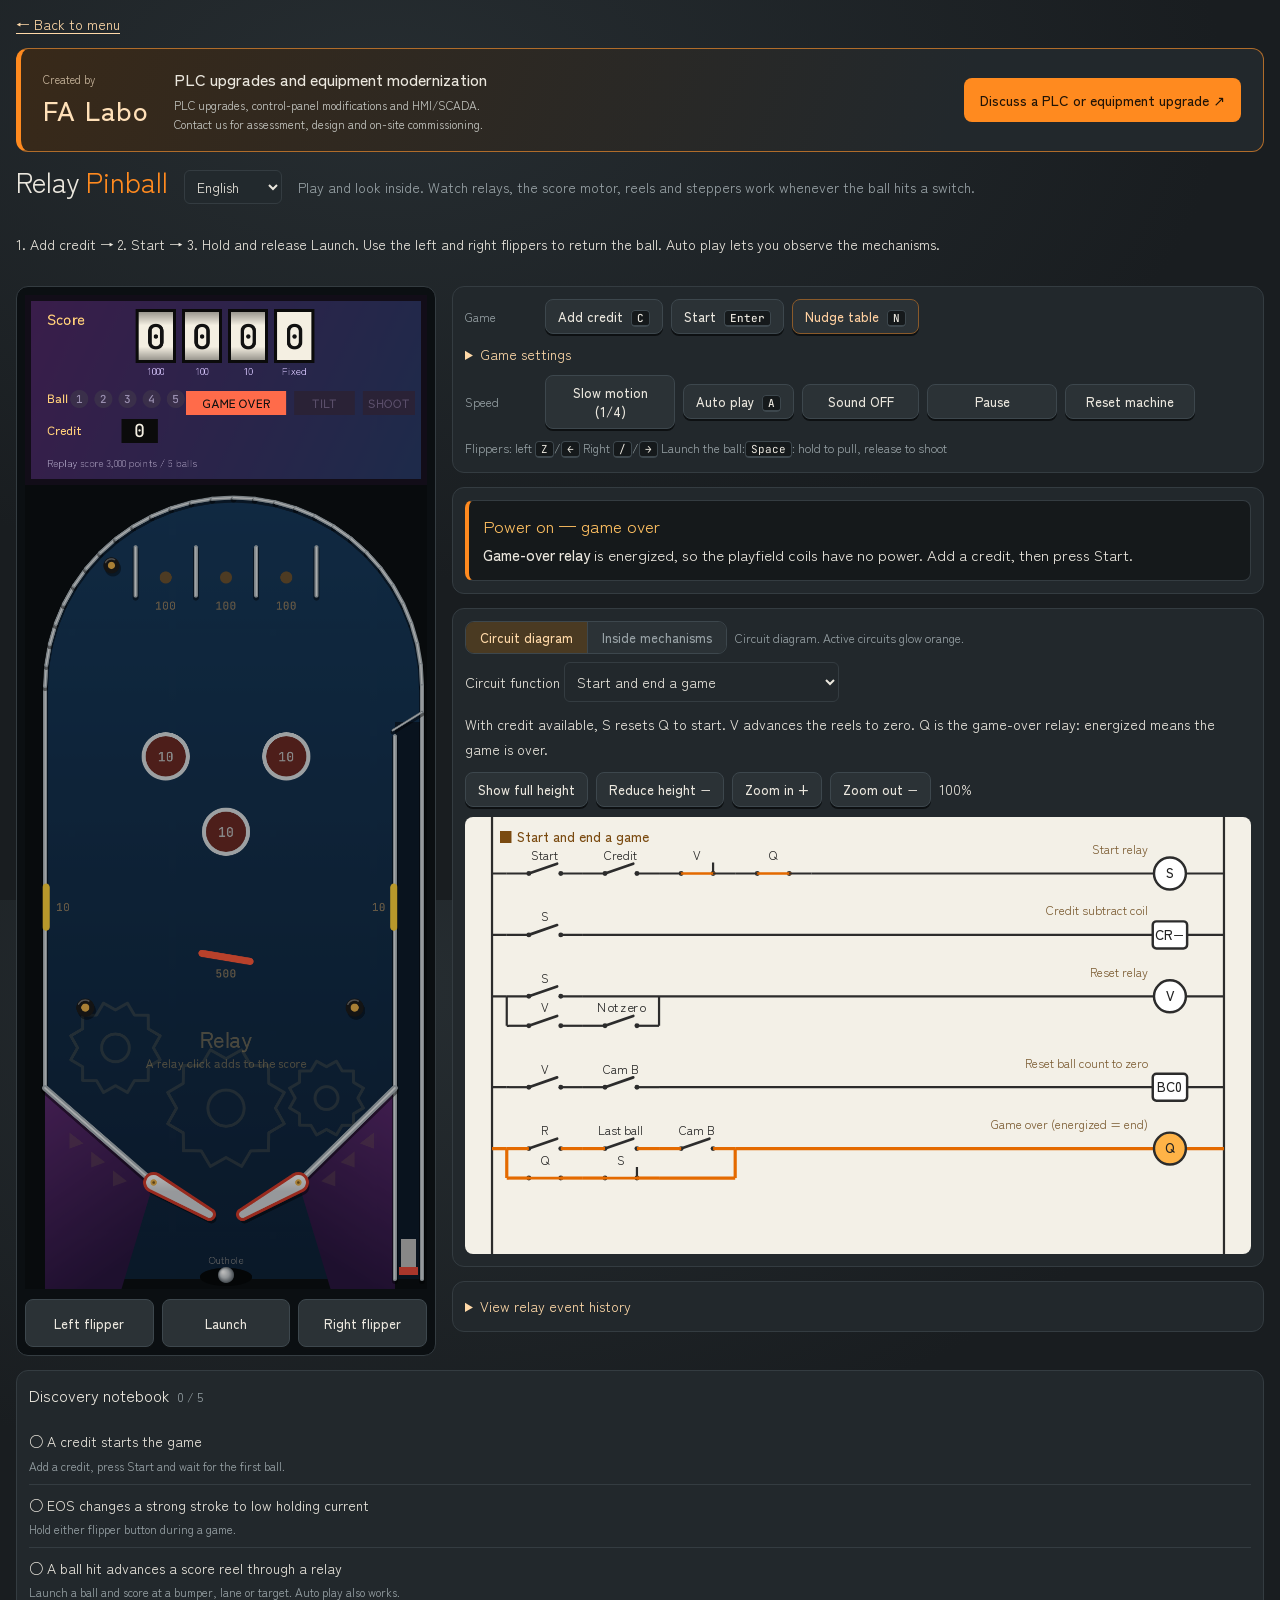
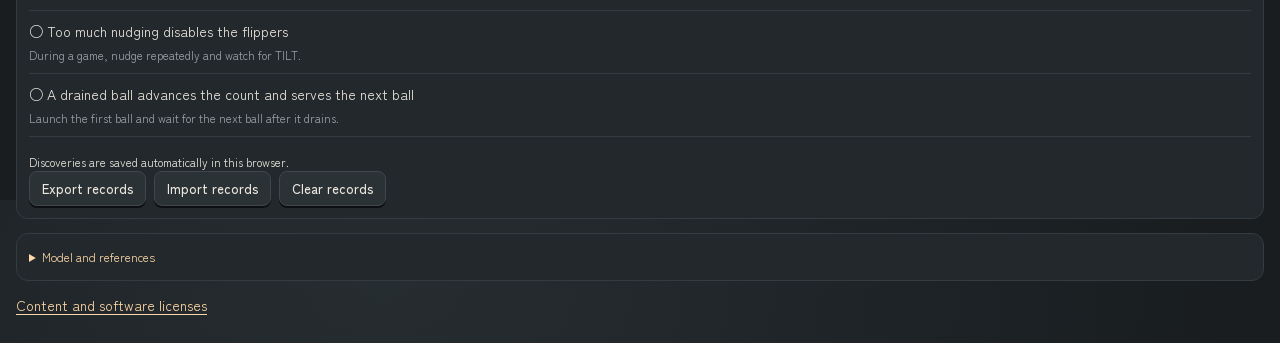
<file: apps/relay-pinball.html>
<!doctype html>
<html lang="ja">
<head>
<meta charset="utf-8">
<meta name="viewport" content="width=device-width, initial-scale=1">
<title>リレー式ピンボール</title>
<meta name="description" content="ピンボールで遊びながら、リレー・得点モーター・得点リール・フリッパーのしくみを観察する無料教材。制作：FA Labo。">
<link rel="canonical" href="https://learn.fa-labo.com/apps/relay-pinball.html">
<link rel="preconnect" href="https://fonts.googleapis.com">
<link rel="stylesheet" href="https://fonts.googleapis.com/css2?family=Zen+Kaku+Gothic+New:wght@400;500&family=JetBrains+Mono:wght@500&display=swap">
<style>
/* Layout: 左に裏箱+盤面(遊ぶ所)、右に操作・いま起きたこと・ラダー図/裏の機構・記録。単一のダーク作業場テーマ */
:root{
  color-scheme:dark;
  --bg:#191d20;--bench:#22282c;--ink:#ebe7de;--muted:#98a2a6;--line:#343c41;--accent:#ff8a1f;--live:#ffc061;--bad:#ff4b3a;
  --f-display:"Zen Kaku Gothic New","Zen Kaku Gothic New",system-ui,sans-serif;
  --f-body:"Zen Kaku Gothic New","Hiragino Sans","Yu Gothic","Meiryo",system-ui,sans-serif;
  --f-mono:"JetBrains Mono",ui-monospace,Consolas,monospace;
}
html,body{height:100%}
body{background:var(--bg);color:var(--ink);font-family:var(--f-body);font-size:14px;background-image:radial-gradient(1200px 700px at 30% 10%,#262d31 0%,var(--bg) 70%)}
.pbw{}
.wrap{padding-left:max(16px,env(safe-area-inset-left,0px));padding-right:max(16px,env(safe-area-inset-right,0px));padding-block:14px 28px;max-width:1520px;margin:0 auto;display:flex;flex-direction:column;gap:14px}
header{display:flex;flex-wrap:wrap;align-items:baseline;gap:8px 16px}
h1{font-family:var(--f-display);font-weight:400;font-size:28px;margin:0;line-height:1.1}
h1 em{font-style:normal;color:var(--accent)}
header p{margin:0;color:var(--muted)}
.grid{display:grid;grid-template-columns:minmax(0,.8fr) minmax(0,1.2fr);gap:16px;align-items:start}
.grid.top{grid-template-columns:minmax(0,1.1fr) minmax(0,1fr)}
.now{min-height:6.5em}
@media (max-width:1000px){.grid{grid-template-columns:minmax(0,1fr)}}
.card{background:var(--bench);border:1px solid var(--line);border-radius:12px;padding:12px;min-width:0}
.card h2{font-family:var(--f-display);font-weight:400;font-size:16px;margin:0 0 8px;display:flex;gap:8px;align-items:baseline;flex-wrap:wrap}
.card h2 span{font-family:var(--f-body);font-size:12px;color:var(--muted)}
.seg2{display:inline-flex;border:1px solid #3d474d;border-radius:9px;overflow:hidden}
.seg2 button{font:inherit;font-family:var(--f-body);font-size:13px;font-weight:500;background:#2b3236;color:var(--muted);border:0;padding:6px 14px;cursor:pointer}
.seg2 button+button{border-left:1px solid #3d474d}
.seg2 button[aria-pressed="true"]{background:#4a3a22;color:#ffd9a8}
.bld{background:#2a3034;border-radius:10px;padding:6px}
.bld svg{display:block;width:100%;height:auto;max-height:calc(100vh - 360px);min-height:360px;margin:0 auto;user-select:none}
.lad svg{display:block;width:100%;height:auto;user-select:none}
.col{display:flex;flex-direction:column;gap:14px;min-width:0}
.sticky{position:sticky;top:6px}
@media (max-width:1000px){.sticky{position:static}}
.lad{background:#f3f0e7;border-radius:8px;overflow-x:auto}
.lad svg{min-width:520px}
.now{font-size:15px;line-height:1.75;background:#15191b;border:1px solid var(--line);border-left:4px solid var(--accent);border-radius:8px;padding:10px 14px;min-height:5.4em}
.now b.ph{font-family:var(--f-display);font-weight:400;color:var(--live);font-size:17px;display:block;margin-bottom:2px}
.steps{display:flex;flex-wrap:wrap;gap:4px;margin:10px 0 0}
.steps span{font-size:12px;font-weight:500;color:var(--muted);background:#1b2023;border:1px solid var(--line);border-radius:999px;padding:3px 10px}
.steps span.on{background:#4a3214;border-color:#b06c2a;color:#ffe0b8}
.ctl{display:grid;gap:8px}
.row{display:flex;flex-wrap:wrap;gap:8px;align-items:center}
.lbl{font-size:12px;color:var(--muted);min-width:6em}
.btn{font:inherit;font-weight:500;font-size:13px;color:var(--ink);background:#2b3236;border:1px solid #3d474d;border-radius:8px;padding:7px 12px;cursor:pointer;box-shadow:0 2px 0 #0d1012}
.btn:active{transform:translateY(1px);box-shadow:0 1px 0 #0d1012}
.btn.call{min-width:3.4em;font-family:var(--f-mono)}
.btn.call.lit{background:#5a3a10;border-color:#ffb347;color:#ffe0b8;box-shadow:0 0 10px rgba(255,179,71,.4)}
.btn.warn{border-color:#8a5a2a;color:#ffd0a0}
.btn[aria-pressed="true"]{background:#5a2a10;border-color:#ff8a1f;color:#ffd0a0}
button:focus-visible{outline:2px solid var(--accent);outline-offset:2px}
.log{list-style:none;margin:0;padding:0;font-size:13px;line-height:1.55;max-height:260px;overflow-y:auto;display:grid;gap:3px}
.log li{display:grid;grid-template-columns:8.5em 1fr;gap:8px;color:#cfd3cf}
.log li .k{font-family:var(--f-mono);font-weight:500;color:var(--live)}
.log li.off .k{color:#7d8a84}
.log li.warn{color:#ffb3a8}
.src{font-size:12px;color:var(--muted);line-height:1.7}
.src a{color:#9fc8ff}
.lg .ct{stroke:#2c2c2c;stroke-width:2.2;fill:none;stroke-linecap:round}
.lg .on .ct{stroke:#e46a00}
.lg .wire{stroke:#2c2c2c;stroke-width:1.8;fill:none}
.lg .rung.live .wire{stroke:#e46a00;stroke-width:2.6}
.lg text{font-family:var(--f-body);font-size:10px;fill:#222}
.lg .rl{font-weight:500;font-size:11px}
.lg .cm{font-size:10px;fill:#7a5a30}
.lg .coil{fill:#fff;stroke:#2c2c2c;stroke-width:2}
.lg .coil.on{fill:#ffb347}
.svgt{font-family:var(--f-body);font-weight:500;pointer-events:none}
.svgm{font-family:var(--f-mono);font-weight:500;pointer-events:none}
@media (prefers-reduced-motion:reduce){*{transition:none!important}}

.grid.pb{grid-template-columns:auto minmax(0,1fr)}
@media (max-width:1000px){.grid.pb{grid-template-columns:minmax(0,1fr)}}
.game{padding:8px;background:#0b0f12}
.game canvas{display:block;margin:0 auto;max-width:100%;height:auto}
.game canvas:focus{outline:none}
.keys{font-size:12px;color:var(--muted);line-height:1.8}
kbd{font-family:var(--f-mono);font-size:11px;background:#15191b;border:1px solid #3d474d;border-bottom-width:2px;border-radius:4px;padding:0 5px;color:var(--ink)}
.btn kbd{margin-left:4px}

*{box-sizing:border-box}body{margin:0}b,strong{font-weight:500}.home{color:#ffd9a8;text-underline-offset:3px}html:lang(en) h1 em{margin-left:.2em}
.grid.pb{grid-template-columns:minmax(300px,420px) minmax(0,1fr)}.game canvas{width:100%;height:auto}.lad{max-height:600px;overflow:auto}.lad svg{min-width:760px;overflow:hidden}.sticky{position:static}
.touch-controls{display:flex;gap:8px;flex-wrap:wrap;margin-top:10px}.touch-controls button{flex:1;touch-action:none;min-height:48px}.intro,.guide{line-height:1.8}.guide{margin:10px 0}.guide strong{color:var(--live)}.diagram-tools{margin:10px 0}
summary{cursor:pointer;color:#ffd9a8;line-height:1.8}details[open]>summary{margin-bottom:12px}.notes{list-style:none;padding:0;line-height:1.8}.notes li{padding:8px 0;border-bottom:1px solid var(--line)}.notes small{display:block;color:var(--muted)}.notes .got{color:#ffd9a8}
#pause,#slow,#snd,#reset{width:10em;flex-shrink:0}.btn[aria-pressed="true"]{border-color:var(--accent)}select{font:inherit;max-width:100%;padding:8px;color:var(--ink);background:var(--bench);border:1px solid var(--line);border-radius:6px}
@media(max-width:1000px){.grid.pb{grid-template-columns:minmax(0,1fr)}.grid.pb>.col{display:contents}.grid.pb>.col:first-child>.card{order:1}.grid.pb>.col:last-child>.card{order:2}.grid.pb>.col:last-child>.card:first-child{order:0}.game{max-width:420px;margin:auto;width:100%}.wrap{padding-inline:12px}.log li{grid-template-columns:5em 1fr}}
.sponsor{display:flex;flex-wrap:wrap;align-items:center;gap:14px 24px;padding:18px 22px;border:1px solid #b06c2a;border-left:5px solid var(--accent);border-radius:12px;background:linear-gradient(110deg,#382919,#22282c 75%)}
.sponsor-brand{display:flex;flex-direction:column;gap:3px}
.sponsor-brand small{font-size:11px;color:#c9b69d}
.sponsor-brand strong{font:500 27px var(--f-body);letter-spacing:.04em;color:#ffe0b8}
.sponsor-copy{flex:1;min-width:200px}
.sponsor-copy p{margin:0;color:var(--ink);font-weight:500;font-size:16px}
.sponsor-copy small{display:block;margin-top:5px;color:#c5c7c2;line-height:1.6}
.sponsor-cta{display:inline-block;padding:12px 16px;border-radius:8px;background:var(--accent);color:#211407;font-weight:500;text-decoration:none;text-align:center}
.sponsor-cta:hover{background:#ffb054}
.sponsor-cta:focus-visible{outline:3px solid #fff;outline-offset:3px}
@media(max-width:600px){.sponsor{padding:16px;gap:12px}.sponsor-copy{flex-basis:100%;min-width:0}.sponsor-cta{width:100%}}
</style>
<link rel="stylesheet" href="../assets/lesson-language.css">
<script src="../assets/lesson-notebook.js"></script>
<script defer src="../assets/english-cache.js"></script>
<script defer src="../assets/lesson-terms.js"></script>
<script defer src="../assets/pinball-english.js"></script>
<script defer src="../assets/lesson-language.js"></script>
</head><body>
<div class="wrap"><a class="home" href="../index.html">← メニューに戻る</a><aside class="sponsor" aria-label="制作元 FA Labo のご案内">
    <div class="sponsor-brand"><small>この教材の制作元</small><strong>FA Labo</strong></div>
    <div class="sponsor-copy"><p>PLC更新・設備改修をお考えの方へ</p><small>PLC更新・制御盤改造・HMI/SCADA に対応。<br>現状調査から設計・現場の試運転までご相談いただけます。</small></div>
    <a class="sponsor-cta" href="https://fa-labo.com/">PLC更新・設備改修を相談する ↗</a>
  </aside>
  <header>
    <h1>リレー式<em>ピンボール</em></h1><select class="language-picker" data-language aria-label="Language / 言語" translate="no"><option value="ja" lang="en">Japanese</option><option value="en" lang="en">English</option></select>
    <p>遊びながら裏側を見る。玉が当たるたびに、リレー・得点モーター・リール・ステッパーがどう動くかがわかります。</p>
  </header>
<p class="intro">① クレジット追加 → ② スタート → ③ 打ち出すボタンを押して離す。左右のフリッパーで玉を打ち返そう。自動プレイで動きを観察することもできます。</p>
  <div class="grid pb">
   <div class="col sticky">
    <div class="card game">
      <canvas id="bb" aria-label="裏箱(得点表示)"></canvas>
      <canvas id="pf" tabindex="0" aria-label="盤面"></canvas>
      <div class="touch-controls" id="playControls"><button class="btn" id="flipperL">左フリッパー</button><button class="btn" id="launch">打ち出す</button><button class="btn" id="flipperR">右フリッパー</button></div>
    </div>
   </div>
   <div class="col">
    <div class="card">
      <div class="ctl" id="ctl">
        <div class="row"><span class="lbl">ゲーム</span><button class="btn" id="coin">クレジット追加 <kbd>C</kbd></button><button class="btn" id="start">スタート <kbd>Enter</kbd></button><button class="btn warn" id="nudge">台を揺らす <kbd>N</kbd></button></div>
<details><summary>ゲームの設定</summary>        <div class="row"><span class="lbl">球数プラグ</span><span>5球固定</span>
          <span class="lbl" style="min-width:auto;margin-left:10px">リプレイ点</span><span class="seg2" id="rep"><button data-r="2000" aria-pressed="false">2,000</button><button data-r="3000" aria-pressed="true">3,000</button><button data-r="4000" aria-pressed="false">4,000</button></span></div>
</details>        <div class="row"><span class="lbl">速さ</span><button class="btn" id="slow" aria-pressed="false">ゆっくり(1/4)</button><button class="btn" id="auto" aria-pressed="false">自動プレイ <kbd>A</kbd></button><button class="btn" id="snd" aria-pressed="false">音 OFF</button><button class="btn" id="pause" aria-pressed="false">一時停止</button><button class="btn" id="reset">最初に戻す</button></div>
        <div class="keys">フリッパー:左 <kbd>Z</kbd>/<kbd>←</kbd>  右 <kbd>/</kbd>/<kbd>→</kbd>  玉を打ち出す:<kbd>スペース</kbd>を押して引き、離す</div>
      </div>
    </div>
    <div class="card">
      <div class="now" id="now"></div>
    </div>
    <div class="card">
      <h2><span class="seg2" id="view"><button data-v="lad" aria-pressed="true">ラダー図</button><button data-v="mech" aria-pressed="false">裏の機構</button></span><span id="viewNote">展開接続図。電気が通っている所がオレンジに光ります</span></h2>
      <label>観察する回路 <select id="circuitGroup"></select></label><p class="guide" id="guide"></p>
      <div class="row diagram-tools"><button class="btn" id="diagramGrow">高さを広げる（全体表示）</button><button class="btn" id="diagramShrink">高さを狭める −</button><button class="btn" id="diagramZoomIn">拡大 ＋</button><button class="btn" id="diagramZoomOut">縮小 −</button><output id="diagramZoom">100%</output></div>
      <div id="circuitDiagram" class="lad" tabindex="0" aria-label="回路図。左右・上下にスクロールできます"><svg id="lad" class="lg" viewBox="0 0 640 1200" aria-label="リレー回路図"></svg><svg id="mech" viewBox="0 0 640 640" aria-label="裏箱と盤の下の機構" style="display:none"></svg></div>
    </div>
    <div class="card">
      <details><summary>リレーの動いた順番を見る</summary><p class="keys">新しいものが上</p><ul class="log" id="log"></ul></details>
    </div>
   </div>
  </div>

  <section class="card"><h2>発見ノート <span id="cnt"></span></h2><ul id="notes" class="notes"></ul><small id="noteSaveInfo">発見はこのブラウザーに自動保存されます。</small><div class="row"><button class="btn" id="noteExport">記録を書き出す</button><button class="btn" id="noteImport">記録を読み込む</button><button class="btn" id="noteClear">記録をクリア</button><input id="noteFile" type="file" accept=".json,application/json" hidden></div><small id="noteStatus" role="status"></small></section>
  <details class="card src"><summary>この教材のモデルと参考資料</summary><p>1人用のリレー式ピンボールを簡略化した観察教材です。盤面はオリジナルで、玉の動きは2Dモデルです。クレジット追加はボタン、ティルトはその玉が落ちるまで。実在の機種の配線図ではありません。</p><p>参考資料：Pinrepair EM repair、PinWiki EM Repair、Home Pinball Repair、Fireball取扱説明書。</p></details>
  <footer><a class="home" href="../LICENSE.txt">教材・プログラムの利用条件</a></footer>
</div>

<script>
(()=>{
const NS='http://www.w3.org/2000/svg';
const $=id=>document.getElementById(id);
function el(t,a,p){const e=document.createElementNS(NS,t);for(const k in a)e.setAttribute(k,a[k]);if(p)p.appendChild(e);return e;}
function tx(p,x,y,s,a={}){const f=a.fill;delete a.fill;if(a.class==='cm')a['data-translation-width']=240;const t=el('text',Object.assign({x,y},a),p);if(f)t.style.fill=f;t.textContent=s;return t;}

/* ---------- 音 ---------- */
let AC=null,sound=false;
function ac(){if(!AC){try{AC=new (window.AudioContext||window.webkitAudioContext)();}catch(e){}}if(AC&&AC.state==='suspended')AC.resume();return AC;}
function noise(freq,gain,len,q=1){if(!sound||!AC)return;const a=AC,t=a.currentTime,n=Math.floor(a.sampleRate*len),b=a.createBuffer(1,n,a.sampleRate),d=b.getChannelData(0);
  for(let i=0;i<n;i++)d[i]=(Math.random()*2-1)*Math.pow(1-i/n,5);const s=a.createBufferSource();s.buffer=b;const f=a.createBiquadFilter();f.type='bandpass';f.frequency.value=freq;f.Q.value=q;
  const g=a.createGain();g.gain.value=gain;s.connect(f).connect(g).connect(a.destination);s.start(t);}
const click=()=>noise(3000,.08,.025);
const thump=()=>noise(300,.18,.08,.7);
const knock=()=>noise(140,.22,.15,.6);
function bell(f){if(!sound||!AC)return;const t=AC.currentTime;[1,2.76].forEach((m,i)=>{const o=AC.createOscillator(),g=AC.createGain();o.frequency.value=f*m;g.gain.setValueAtTime(i?.03:.09,t);g.gain.exponentialRampToValueAtTime(.0005,t+(i?.4:1.1));o.connect(g).connect(AC.destination);o.start(t);o.stop(t+1.2);});}
let motorHum=null;
function humSet(on){if(!AC)return;if(!motorHum){motorHum={o:AC.createOscillator(),g:AC.createGain()};motorHum.o.type='square';motorHum.o.frequency.value=60;const f=AC.createBiquadFilter();f.type='lowpass';f.frequency.value=220;motorHum.o.connect(f).connect(motorHum.g).connect(AC.destination);motorHum.g.gain.value=0;motorHum.o.start();}
  motorHum.g.gain.value=sound&&on?.05:0;}

/* ---------- 状態 ---------- */
const BALLS=5;
const RN=['S','V','Q','R','TL','B0','B1','B2','R10','R100','K5','CA'];
const P={sw:{start:0,coin:0,fl:0,fr:0,out:1,shoot:0,tilt:0,skirt:[0,0,0],lane:[0,0,0],t10:0,t500:0},
  R:{},motor:0,reel:[0,0,0],show:[0,0,0],BC:0,credit:0,rep:3000,repP:0,
  flip:[{a:0,eos:1,on:0},{a:0,eos:1,on:0}],bump:[0,0,0],bumpT:[0,0,0],
  ball:{x:200,y:786,vx:0,vy:0,st:'out',k:0},pend:{amp:0,ph:0},pull:0,pulling:false,
  slow:false,caWhy:''};
RN.forEach(n=>P.R[n]={on:0,t:0});P.R.Q.on=1;
const INITIAL=JSON.stringify(P);
const r=n=>P.R[n].on;
const pos=()=>P.motor%120;
const camA=()=>{const p=pos();for(let k=0;k<5;k++){const s=10+k*21;if(p>=s&&p<s+10)return true;}return false;};
const camB=()=>{const p=pos();return p>=60&&p<72;};
const runout=()=>pos()>6;
const notZero=()=>P.reel.some(v=>v)||P.BC>0;
const PF=()=>!r('Q')&&!r('TL');
const bEOS=i=>P.bump[i]>=1;
const score=()=>P.reel[2]*1000+P.reel[1]*100+P.reel[0]*10;

const NAMES={S:['スタートリレー','クレジットがあるのでスタート','すぐ切れる(リセットリレーが入ったので)'],
 V:['リセットリレー','得点モーターを回し、リールとボールカウントを0へ','全部0になったので解除'],
 Q:['ゲームオーバーリレー','入った=ゲーム終わり。コイルの電気を切る','切れた=ゲーム開始'],
 R:['ボールリターンリレー','アウトホールに玉がある→得点モーターを回す','玉が出たので解除'],
 TL:['ティルトリレー','振り子が触れた。盤面のランプとコイルの電気が切れる','玉が落ちたので解除'],
 B0:['バンパーリレー1','スカートが押された→自己保持してコイルを打つ','バンパーが打ち終わり、EOSが開いて解除'],
 B1:['バンパーリレー2','スカートが押された→自己保持してコイルを打つ','EOSが開いて解除'],
 B2:['バンパーリレー3','スカートが押された→自己保持してコイルを打つ','EOSが開いて解除'],
 R10:['10点リレー','10の位のリールを1つ進める',''],R100:['100点リレー','100の位のリールを1つ進める',''],
 K5:['500点リレー','得点モーターを回す→カムAが5回たたき100点リレーが5回入る','モーターが定位置に戻ったので解除'],
 CA:['クレジット加算','クレジットユニットを1つ進める','']};
const QUIET=new Set(['R10','R100','B0','B1','B2']);

/* ---------- 説明欄 ---------- */
let nowKey='';
function say(key,title,html){if(key===nowKey)return;nowKey=key;$('now').innerHTML='<b class="ph">'+title+'</b>'+html;}
const logEl=$('log');
function log(k,txt,cls){const li=document.createElement('li');if(cls)li.className=cls;li.innerHTML='<span class="k">'+k+'</span><span>'+txt+'</span>';logEl.prepend(li);while(logEl.children.length>60)logEl.lastChild.remove();}

/* ---------- 盤面の形 ---------- */
const W=400,H=800,BR=8;
const segs=[];const seg=(x1,y1,x2,y2,o={})=>segs.push(Object.assign({x1,y1,x2,y2,e:.5},o));
// 外周:左の壁、上の円弧、右の外壁
seg(20,600,20,200);
const ARC={cx:207.5,cy:200,r:187.5};
for(let i=0;i<28;i++){const a1=Math.PI+i/28*Math.PI,a2=Math.PI+(i+1)/28*Math.PI;seg(ARC.cx+ARC.r*Math.cos(a1),ARC.cy+ARC.r*Math.sin(a1),ARC.cx+ARC.r*Math.cos(a2),ARC.cy+ARC.r*Math.sin(a2),{e:.4});}
seg(395,200,395,790);
// シューターレーン内壁と一方通行ゲート
seg(368,250,368,790);seg(366,244,395,226,{oneway:1,e:.2});
// インレーン(フリッパーへの導き)
seg(20,600,128,694,{e:.3,rad:6});seg(368,600,272,694,{e:.3,rad:6});
// ロールオーバーの仕切り
[110,170,230,290].forEach(x=>seg(x,62,x,110,{e:.4,post:1}));
// 10点ターゲット(左の壁・右の壁)と500点ターゲット
seg(21,400,21,440,{tgt:'t10',e:.6,show:'L'});seg(367,400,367,440,{tgt:'t10',e:.6,show:'R'});
seg(176,466,224,474,{tgt:'t500',e:.6,show:'C'});
// ゴム柱
const posts=[{x:60,y:520,r:9},{x:328,y:520,r:9},{x:86,y:80,r:8}];
const bumpers=[{x:140,y:270},{x:260,y:270},{x:200,y:345}];const BRAD=24;
const lanes=[140,200,260];
const FLIP=[{px:128,py:694,dir:1},{px:272,py:694,dir:-1}];const FLEN=64,REST=0.52,UP=-0.42;
FLIP.forEach((f,i)=>{P.flip[i].a=REST;});

/* ---------- 回路の計算(1ステップ) ---------- */
const DLY_ON=.012,DLY_OFF=.016;
function coils(){const s=P.sw;return {
  S:s.start&&P.credit>0&&!r('V')&&r('Q'),
  V:r('S')||(r('V')&&notZero()),
  Q:(r('R')&&P.BC===BALLS&&camB())||(r('Q')&&!r('S')),
  R:s.out&&!r('Q')&&!r('V'),
  TL:(s.tilt||r('TL'))&&!r('R'),
  B0:PF()&&(s.skirt[0]||(r('B0')&&!bEOS(0))),B1:PF()&&(s.skirt[1]||(r('B1')&&!bEOS(1))),B2:PF()&&(s.skirt[2]||(r('B2')&&!bEOS(2))),
  R10:PF()&&(s.t10||r('B0')||r('B1')||r('B2')),
  R100:PF()&&(s.lane.some(v=>v)||(r('K5')&&camA())),
  K5:PF()&&(s.t500||(r('K5')&&runout())),
  CA:(s.coin||P.repP>0)&&P.credit<15};}
// リレー以外のコイル(ソレノイド・ステッパー)
function sols(){return {
  M:r('V')||r('R')||r('K5')||runout(),
  FL:PF()&&P.sw.fl,FR:PF()&&P.sw.fr,
  C10:r('R10')||(r('V')&&camA()&&P.reel[0]>0),
  C100:r('R100')||(r('V')&&camA()&&P.reel[1]>0),
  C1000:r('V')&&camA()&&P.reel[2]>0,
  KO:r('R')&&camB()&&P.BC!==BALLS,
  BCup:P.sw.shoot&&!r('Q'),
  BC0:r('V')&&camB(),
  CRm:r('S'),CRp:r('CA')};}
let SO={};
function stepReel(i,add){const was=P.reel[i];P.reel[i]=(was+1)%10;bell([1568,1175,880][i]);
  if(add&&was===9&&i<2){stepReel(i+1,true);}
  if(add&&(i>=1)&&!r('V')){const t=P.rep;if(P.reel[2]===Math.floor(t/1000)&&P.reel[1]===Math.floor(t%1000/100)){P.repP=.06;P.caWhy='replay';}}}
function logic(dt){
  const C=coils();
  for(const n of RN){const R=P.R[n],want=C[n]?1:0;if(want!==R.on){R.t+=dt;if(R.t>=(want?DLY_ON:DLY_OFF)){R.on=want;R.t=0;onRelay(n,want);}}else R.t=0;}
  const N=sols(),pv=SO;SO=N;const rise=k=>N[k]&&!pv[k];
  if(N.M)P.motor+=135*dt;
  if(rise('C10'))stepReel(0,!r('V'));
  if(rise('C100'))stepReel(1,!r('V'));
  if(rise('C1000'))stepReel(2,false);
  if(rise('KO'))kick();
  if(rise('BCup')&&P.BC<5){P.BC++;click();log('BC','ボールカウントが'+P.BC+'球目に進んだ');}
  if(rise('BC0')&&P.BC){P.BC=0;click();}
  if(rise('CRm')&&P.credit>0){P.credit--;click();}
  if(rise('CRp')){P.credit=Math.min(15,P.credit+1);if(P.caWhy==='replay'){knock();say('ca'+Math.random(),'リプレイ!','得点がリプレイ点に達し、リールの接点(プラグで選んだ位置)が閉じました。クレジット加算コイルがクレジットユニットを1つ進め、<b>ノッカー</b>が「ゴン!」と鳴ります。');}else click();P.caWhy='';}
  if(P.repP>0)P.repP-=dt;
  humSet(N.M);
  // バンパーのプランジャー
  for(let i=0;i<3;i++){const on=r('B'+i);const was=P.bumpT[i];P.bump[i]=on?Math.min(1,P.bump[i]+dt/.012):Math.max(0,P.bump[i]-dt/.03);
    if(on&&!was){thump();const b=P.ball,u=bumpers[i];const dx=b.x-u.x,dy=b.y-u.y,d=Math.hypot(dx,dy);if(b.st==='play'&&d<BRAD+BR+8){b.vx=dx/d*430;b.vy=dy/d*430;}}P.bumpT[i]=on;}
  // フリッパー
  [['FL',0],['FR',1]].forEach(([k,i])=>{const f=P.flip[i],on=N[k];if(on&&!f.on)thump();f.on=on;
    const pa=f.a;if(on){f.a=Math.max(UP,f.a-28*dt);}else f.a=Math.min(REST,f.a+14*dt);f.w=(f.a-pa)/dt;f.eos=!(f.a<=UP+0.035);});
  // スイッチのタイマー
  for(const k of ['t10','t500','coin','start'])if(P.sw[k]>0){P.sw[k]-=dt;if(P.sw[k]<=0)P.sw[k]=0;}
  P.sw.lane=P.sw.lane.map(v=>Math.max(0,v-dt));
  // 振り子(ティルト)
  const pd=P.pend;pd.ph+=dt*2*Math.PI*1.6;pd.amp*=Math.exp(-.7*dt);P.sw.tilt=Math.abs(pd.amp*Math.sin(pd.ph))>1?1:0;
  explain();
}
function onRelay(n,on){if(!QUIET.has(n))click();const nm=NAMES[n];if(!nm)return;const t=on?nm[1]:nm[2];if(!t&&!on)return;
  if(!QUIET.has(n)||n==='K5')log(n,(on?'ON:':'OFF:')+nm[0]+(t?' — '+t:''),on?'':'off');
  if(n==='TL'&&on)say('tilt','ティルト!','台を揺らしすぎて、振り子(プラムボブ)が輪に触れました。<b>ティルトリレー</b>が入って自己保持し、盤面のランプとコイルの電気を切ります。フリッパーもバンパーも効きません。玉が落ちるとボールリターンリレーで解除され、次の玉になります。');
  if(n==='Q'&&on&&P.BC>0)say('go','ゲームオーバー','最後の玉が落ちたとき、ボールカウントが<b>球数プラグ('+BALLS+'球)</b>の位置にあったので、ゲームオーバーリレーが入りました。このリレーは<b>入ると終わり</b>の逆の論理で、盤面のコイルの電気を切ります。');
}
function explain(){
  if(r('S'))return say('s','スタート','クレジットがあるので<b>スタートリレー</b>が入りました。クレジットを1つ使い、<b>Q（ゲームオーバーリレー）</b>を解除します。Vで得点リールと球数をリセットしてから玉を出します。');
  if(r('V'))return say('v','リセット中','<b>リセットリレー</b>が得点モーターを回します。モーターの<b>カムA</b>が接点をたたくたびに、0でないリールが1つずつ進み、0の位置まで回ります(リールは逆には回れないので前に進めて0にする)。<b>全部のリールとボールカウントが0になるまで</b>リセットリレーは切れません。');
  if(r('R')&&P.ball.st==='out')return say('r','玉を出す','アウトホールに玉があるので<b>ボールリターンリレー</b>が入り、得点モーターを回します。モーターの<b>カムB</b>のところでキッカーのコイルが打ち、玉をシューターレーンへ送ります。');
  if(r('K5'))return say('k5','500点','<b>500点リレー</b>が入り、得点モーターを回しました。モーターが1/3回転する間に<b>カムAが5回</b>接点をたたき、そのたびに<b>100点リレー</b>が入るので、100の位のリールが5回進みます。500点リレーは自分の接点と<b>ランアウトスイッチ(1C)</b>で保持され、モーターが定位置に戻るまで切れません。');
  if(P.ball.st==='kick')return;
  if(P.ball.st==='play'&&P.sw.shoot&&P.BC>0)return say('sh'+P.BC,P.BC+'球目','玉がシューターレーンに入り、レーンのスイッチで<b>ボールカウントユニット</b>が1段進みました。スペースキーで打ち出してください。');
  if(r('Q')&&P.BC===0&&P.credit===0)return say('ins','電源ON・ゲームオーバー状態','<b>ゲームオーバーリレー</b>が入っているので、盤面のコイルに電気が来ていません。「クレジット追加」でクレジットを入れ、「スタート」を押してください。');
  if(r('Q')&&P.credit>0&&nowKey!=='go'&&!nowKey.startsWith('ca'))return say('rdy','スタートできます','クレジットがあります。「スタート」を押すと、スタートリレー → リセットリレーの順に動きます。');
}

/* ---------- 玉の動き ---------- */
function kick(){const b=P.ball;if(b.st!=='out')return;thump();b.st='kick';b.k=0;}
function collideSeg(b,s,rad,vp){
  const dx=s.x2-s.x1,dy=s.y2-s.y1,L2=dx*dx+dy*dy;let t=((b.x-s.x1)*dx+(b.y-s.y1)*dy)/L2;t=Math.max(0,Math.min(1,t));
  const cx=s.x1+t*dx,cy=s.y1+t*dy;let nx=b.x-cx,ny=b.y-cy;const d=Math.hypot(nx,ny);if(d>=rad||d===0)return false;
  nx/=d;ny/=d;b.x=cx+nx*rad;b.y=cy+ny*rad;
  let ux=0,uy=0;if(vp){ux=vp(cx,cy)[0];uy=vp(cx,cy)[1];}
  const rvx=b.vx-ux,rvy=b.vy-uy,vn=rvx*nx+rvy*ny;
  if(vn<0){const e=s.e??.5;b.vx-= (1+e)*vn*nx;b.vy-=(1+e)*vn*ny;if(vn<-40){const tx_=-ny,ty_=nx,vt=rvx*tx_+rvy*ty_;b.vx-=vt*.04*tx_;b.vy-=vt*.04*ty_;}return -vn;}
  return 0.0001;}
function physics(dt){
  const b=P.ball;
  if(b.st==='out'){b.x=200;b.y=786;b.vx=b.vy=0;P.sw.out=1;P.sw.shoot=0;return;}
  P.sw.out=0;
  if(b.st==='kick'){b.k+=dt/.55;const t=Math.min(1,b.k);b.x=200+(381.5-200)*t;b.y=786-Math.sin(t*Math.PI)*30+(780-786)*t;if(t>=1){b.st='play';b.x=381.5;b.y=742;b.vx=0;b.vy=0;}return;}
  b.vy+=720*dt;
  b.x+=b.vx*dt;b.y+=b.vy*dt;
  const sp=Math.hypot(b.vx,b.vy);if(sp>1250){b.vx*=1250/sp;b.vy*=1250/sp;}
  for(const s of segs){if(s.oneway&&b.vy<=0)continue;const hit=collideSeg(b,s,BR+(s.rad||0));if(hit&&s.tgt&&hit>60&&PF()&&!P.sw[s.tgt]){P.sw[s.tgt]=.1;s.flash=.25;}}
  // プランジャー
  const tipY=750+P.pull*26;if(b.x>368&&b.y>tipY-BR){b.y=tipY-BR;if(b.vy>0)b.vy=-b.vy*.15;if(Math.abs(b.vy)<20)b.vy=0;}
  for(const p of posts){const dx=b.x-p.x,dy=b.y-p.y,d=Math.hypot(dx,dy)||.001,m=p.r+BR;if(d<m){const nx=dx/d,ny=dy/d;b.x=p.x+nx*m;b.y=p.y+ny*m;const vn=b.vx*nx+b.vy*ny;if(vn<0){b.vx-=1.75*vn*nx;b.vy-=1.75*vn*ny;}}}
  bumpers.forEach((u,i)=>{const dx=b.x-u.x,dy=b.y-u.y,d=Math.hypot(dx,dy)||.001,m=BRAD+BR;if(d<m){const nx=dx/d,ny=dy/d;b.x=u.x+nx*m;b.y=u.y+ny*m;const vn=b.vx*nx+b.vy*ny;if(vn<0){b.vx-=1.6*vn*nx;b.vy-=1.6*vn*ny;}}
    P.sw.skirt[i]=(d<m+2.5&&PF())?1:0;});
  // フリッパー
  FLIP.forEach((f,i)=>{const F=P.flip[i];const ang=f.dir>0?F.a:Math.PI-F.a;const ex=f.px+Math.cos(ang)*FLEN,ey=f.py+Math.sin(ang)*FLEN;
    const vp=(cx,cy)=>{const rx=cx-f.px,ry=cy-f.py;const om=(f.dir>0?F.w:-F.w);return [-om*ry,om*rx];};
    collideSeg(b,{x1:f.px,y1:f.py,x2:ex,y2:ey,e:.35},BR+6,vp);});
  // ロールオーバー
  lanes.forEach((x,i)=>{if(Math.abs(b.x-x)<12&&Math.abs(b.y-92)<10&&P.sw.lane[i]===0&&PF()){P.sw.lane[i]=.06;}});
  P.sw.shoot=(b.x>368&&b.y>720)?1:0;
  if(b.y>775&&b.x<368){b.st='out';log('玉','アウトホールに落ちた(アウトホールスイッチが閉じる)','off');}
  if(b.y>820||b.x<0||b.x>W){b.st='out';}
}

/* ---------- 盤面の描画 ---------- */
const pf=$('pf'),pc=pf.getContext('2d'),bb=$('bb'),bc=bb.getContext('2d');
for(const ctx of [pc,bc]){const fill=ctx.fillText.bind(ctx);ctx.fillText=(text,...args)=>fill(window.lessonLanguage?.text(text)??text,...args);}
const DPR=2;pf.width=W*DPR;pf.height=H*DPR;bb.width=W*DPR;bb.height=190*DPR;
function drawPF(){const g=pc;g.setTransform(DPR,0,0,DPR,0,0);const lit=PF();
  const grd=g.createLinearGradient(0,0,0,H);grd.addColorStop(0,'#173a5c');grd.addColorStop(1,'#0e2238');g.fillStyle='#0b0f12';g.fillRect(0,0,W,H);
  g.save();g.beginPath();g.moveTo(20,600);g.lineTo(20,200);g.arc(ARC.cx,ARC.cy,ARC.r,Math.PI,0);g.lineTo(395,790);g.lineTo(20,790);g.closePath();g.fillStyle=grd;g.fill();g.clip();
  // 絵(オリジナル):歯車と稲妻の模様
  g.globalAlpha=.13;g.strokeStyle='#ffd27a';g.lineWidth=3;
  [[90,560,46],[300,610,38],[200,620,60]].forEach(([x,y,R])=>{g.beginPath();for(let k=0;k<24;k++){const a=k/24*Math.PI*2,rr=k%2?R:R*.82;g.lineTo(x+Math.cos(a)*rr,y+Math.sin(a)*rr);}g.closePath();g.stroke();g.beginPath();g.arc(x,y,R*.3,0,7);g.stroke();});
  g.globalAlpha=lit?.9:.35;g.fillStyle='#ffcf7a';g.font='500 22px "Zen Kaku Gothic New",sans-serif';g.textAlign='center';g.fillText('リレー式',200,560);g.font='500 12px "Zen Kaku Gothic New",sans-serif';g.fillText('カチッと鳴ったら点が入る',200,580);
  g.globalAlpha=1;
  // シューターレーン
  g.fillStyle='#0c1a29';g.fillRect(368,236,27,560);
  g.restore();
  // 壁
  // インレーンのプラスチック板(ガイドの下側を塗る)
  [[[20,600],[128,694],[96,800],[20,800]],[[368,600],[272,694],[304,800],[368,800]]].forEach((pl,k)=>{
    const lg=g.createLinearGradient(pl[0][0],pl[0][1],pl[1][0],pl[1][1]+60);lg.addColorStop(0,'#5a2a6e');lg.addColorStop(1,'#2a1640');
    g.beginPath();pl.forEach(([x,y],j)=>j?g.lineTo(x,y):g.moveTo(x,y));g.closePath();g.fillStyle=lg;g.fill();
    // 板の模様(矢印ランプ)
    for(let j=0;j<3;j++){const t=.28+j*.2,x=pl[0][0]+(pl[1][0]-pl[0][0])*t,y=pl[0][1]+(pl[1][1]-pl[0][1])*t+22;g.fillStyle=lit?'rgba(255,207,122,'+(.35+.2*j)+')':'rgba(120,100,80,.3)';
      g.beginPath();const d=k?-1:1;g.moveTo(x+d*8,y+8*.85);g.lineTo(x-d*6,y-4);g.lineTo(x-d*6,y+12);g.closePath();g.fill();}
  });
  // 壁:金属のレール(影+本体+ハイライト)
  g.lineCap='round';g.lineJoin='round';
  for(const s of segs){if(s.tgt)continue;const w=s.oneway?2.5:s.rad?6:4;
    g.beginPath();g.moveTo(s.x1,s.y1+2);g.lineTo(s.x2,s.y2+2);g.strokeStyle='rgba(0,0,0,.45)';g.lineWidth=w+2;g.stroke();
    g.beginPath();g.moveTo(s.x1,s.y1);g.lineTo(s.x2,s.y2);g.strokeStyle=s.oneway?'#8d989f':'#aab4ba';g.lineWidth=w;g.stroke();
    g.strokeStyle='rgba(255,255,255,.75)';g.lineWidth=Math.max(1,w*.3);g.stroke();}
  // ロールオーバー
  lanes.forEach((x,i)=>{g.fillStyle=P.sw.lane[i]>0?'#fff3b0':(lit?'#ffb347':'#6a5130');g.beginPath();g.arc(x,92,6,0,7);g.fill();
    g.fillStyle=lit?'#ffe6b8':'#8a7a60';g.font='500 11px "JetBrains Mono",monospace';g.textAlign='center';g.fillText('100',x,124);});
  // ターゲット
  for(const s of segs){if(!s.tgt)continue;if(s.flash>0)s.flash-=1/60;g.strokeStyle=s.flash>0?'#fff':(s.tgt==='t500'?'#ff5a3c':'#ffd23c');g.lineWidth=7;g.beginPath();g.moveTo(s.x1,s.y1);g.lineTo(s.x2,s.y2);g.stroke();
    g.fillStyle=lit?'#ffe6b8':'#8a7a60';g.font='500 11px "JetBrains Mono",monospace';g.textAlign='center';
    if(s.show==='C')g.fillText('500',200,490);else if(s.show==='L')g.fillText('10',38,424);else g.fillText('10',352,424);}
  // ゴム柱
  posts.forEach(p=>{g.fillStyle='rgba(0,0,0,.4)';g.beginPath();g.arc(p.x+1.5,p.y+3,p.r,0,7);g.fill();g.fillStyle='#1b1b1b';g.beginPath();g.arc(p.x,p.y,p.r,0,7);g.fill();g.fillStyle='#e8b04a';g.beginPath();g.arc(p.x,p.y,p.r*.45,0,7);g.fill();g.strokeStyle='rgba(255,255,255,.35)';g.lineWidth=1.5;g.beginPath();g.arc(p.x,p.y,p.r-1.5,3.6,5.2);g.stroke();});
  // バンパー
  bumpers.forEach((u,i)=>{const d=P.bump[i];g.fillStyle='#d8dde0';g.beginPath();g.arc(u.x,u.y,BRAD,0,7);g.fill();
    g.fillStyle=d>0?'#fff4c0':(lit?'#e94b3c':'#6b2a24');g.beginPath();g.arc(u.x,u.y,BRAD-4-d*3,0,7);g.fill();
    g.fillStyle=lit?'#fff':'#bbb';g.font='500 13px "JetBrains Mono",monospace';g.textAlign='center';g.fillText('10',u.x,u.y+5);});
  // フリッパー
  FLIP.forEach((f,i)=>{const F=P.flip[i];const ang=f.dir>0?F.a:Math.PI-F.a;const ex=f.px+Math.cos(ang)*FLEN,ey=f.py+Math.sin(ang)*FLEN;
    const R1=9,R2=5,n=ang+Math.PI/2;
    const shape=(dx,dy)=>{g.beginPath();g.arc(f.px+dx,f.py+dy,R1,n,n+Math.PI);g.arc(ex+dx,ey+dy,R2,n+Math.PI,n+2*Math.PI);g.closePath();};
    shape(2,4);g.fillStyle='rgba(0,0,0,.45)';g.fill();
    shape(0,0);const fg=g.createLinearGradient(f.px,f.py-R1,f.px,f.py+R1);fg.addColorStop(0,'#ffffff');fg.addColorStop(1,'#cfd3d6');g.fillStyle=fg;g.fill();
    g.strokeStyle=F.on?'#ff6a3a':'#d23a2a';g.lineWidth=3;g.stroke();
    g.fillStyle='#e8b04a';g.beginPath();g.arc(f.px,f.py,3.2,0,7);g.fill();g.fillStyle='#7a5a20';g.beginPath();g.arc(f.px,f.py,1.3,0,7);g.fill();});
  // プランジャー
  g.fillStyle='#bbb';g.fillRect(374,750+P.pull*26,15,30);g.fillStyle='#e94b3c';g.fillRect(372,778+P.pull*26,19,8);
  // アウトホール
  g.fillStyle='#05080a';g.beginPath();g.ellipse(200,788,26,9,0,0,7);g.fill();g.fillStyle='#888';g.font='10px "Zen Kaku Gothic New",sans-serif';g.textAlign='center';g.fillText('アウトホール',200,775);
  // 玉
  const b=P.ball;const rg=g.createRadialGradient(b.x-3,b.y-3,1,b.x,b.y,BR);rg.addColorStop(0,'#fff');rg.addColorStop(.5,'#c7ccd0');rg.addColorStop(1,'#5d666d');g.fillStyle=rg;g.beginPath();g.arc(b.x,b.y,BR,0,7);g.fill();
  if(!lit){g.fillStyle='rgba(0,0,0,.28)';g.fillRect(0,0,W,H);}
  if(r('TL')){g.fillStyle='#ff4b3a';g.font='500 40px "Zen Kaku Gothic New",sans-serif';g.textAlign='center';g.fillText('TILT',200,420);}
}
function drawBB(){const g=bc;g.setTransform(DPR,0,0,DPR,0,0);g.fillStyle='#120d18';g.fillRect(0,0,W,190);
  const gr=g.createLinearGradient(0,0,W,190);gr.addColorStop(0,'#3a1d4a');gr.addColorStop(1,'#1d2b4a');g.fillStyle=gr;g.fillRect(6,6,W-12,178);
  g.fillStyle='#ffcf7a';g.font='500 15px "Zen Kaku Gothic New",sans-serif';g.textAlign='left';g.fillText('得点',22,30);
  // リール
  for(let i=0;i<4;i++){const x=110+i*46,y=14;g.fillStyle='#0b0b0b';g.fillRect(x,y,40,54);
    if(i===3){g.fillStyle='#f4efe2';g.fillRect(x+3,y+3,34,48);g.fillStyle='#111';g.font='500 34px "JetBrains Mono",monospace';g.textAlign='center';g.fillText('0',x+20,y+40);continue;}
    const k=2-i;let s=P.show[k];g.save();g.beginPath();g.rect(x+3,y+3,34,48);g.clip();g.fillStyle='#f4efe2';g.fillRect(x+3,y+3,34,48);
    const fl=Math.floor(s),fr=s-fl;g.fillStyle='#111';g.font='500 34px "JetBrains Mono",monospace';g.textAlign='center';
    g.fillText(String(fl%10),x+20,y+40-fr*48);g.fillText(String((fl+1)%10),x+20,y+40+48-fr*48);
    const sh=g.createLinearGradient(0,y,0,y+54);sh.addColorStop(0,'rgba(0,0,0,.45)');sh.addColorStop(.3,'rgba(0,0,0,0)');sh.addColorStop(.7,'rgba(0,0,0,0)');sh.addColorStop(1,'rgba(0,0,0,.45)');g.fillStyle=sh;g.fillRect(x,y,40,54);g.restore();}
  g.fillStyle='#d9c8ff';g.font='10px "Zen Kaku Gothic New",sans-serif';g.textAlign='center';['1000','100','10','固定'].forEach((t,i)=>g.fillText(t,130+i*46,80));
  // ボール数
  g.textAlign='left';g.fillStyle='#ffcf7a';g.font='500 12px "Zen Kaku Gothic New",sans-serif';g.fillText('玉',22,108);
  for(let i=1;i<=5;i++){const on=P.BC===i&&!r('Q');g.fillStyle=on?'#ffe08a':'#3a2f4a';g.beginPath();g.arc(30+i*24,104,9,0,7);g.fill();g.fillStyle=on?'#111':(i>BALLS?'#4a405a':'#9a8fb0');g.font='500 11px "JetBrains Mono",monospace';g.textAlign='center';g.fillText(i,30+i*24,108);}
  // クレジット
  g.fillStyle='#ffcf7a';g.font='500 12px "Zen Kaku Gothic New",sans-serif';g.textAlign='left';g.fillText('クレジット',22,140);g.fillStyle='#0b0b0b';g.fillRect(96,124,36,24);g.fillStyle='#f4efe2';g.font='500 18px "JetBrains Mono",monospace';g.textAlign='center';g.fillText(P.credit,114,142);
  // ランプ
  const lamp=(x,y,w,t,on,c)=>{g.fillStyle=on?c:'#2a2236';g.fillRect(x,y,w,24);g.fillStyle=on?'#111':'#5a4e6a';g.font='500 12px "Zen Kaku Gothic New",sans-serif';g.textAlign='center';g.fillText(t,x+w/2,y+17);};
  lamp(160,96,100,'GAME OVER',r('Q'),'#ff6b4a');lamp(268,96,60,'TILT',r('TL'),'#ff4b3a');lamp(336,96,52,'SHOOT',P.sw.shoot&&!r('Q'),'#9be37a');
  g.fillStyle='#9a8fb0';g.font='10px "Zen Kaku Gothic New",sans-serif';g.textAlign='left';g.fillText('リプレイ点 '+P.rep.toLocaleString()+' 点 / '+BALLS+'球',22,172);
}

/* ---------- ラダー図(データから自動で描く) ---------- */
const LG=[];const diagramGroups=[];let diagramHeight=0;
const c=(t,f,b)=>({t,f,b:b?1:0});
const box=(t,f)=>({box:t,f});
const par=(...br)=>({par:br});
const eosOpen=i=>()=>!P.flip[i].eos;
const PFc=()=>[c('Q',()=>!r('Q'),1),c('TL',()=>!r('TL'),1)];
const RUNGS=[
 {h:'ゲームの開始と終わり'},
 {i:[c('スタート',()=>P.sw.start>0),c('クレジット',()=>P.credit>0),c('V',()=>!r('V'),1),c('Q',()=>r('Q'))],o:'S',f:()=>r('S'),cm:'スタートリレー'},
 {i:[c('S',()=>r('S'))],o:'CR−',f:()=>SO.CRm,cm:'クレジット減算コイル',st:1},
 {i:[par([c('S',()=>r('S'))],[c('V',()=>r('V')),c('0でない',notZero)])],o:'V',f:()=>r('V'),cm:'リセットリレー'},
 {i:[c('V',()=>r('V')),c('カムB',camB)],o:'BC0',f:()=>SO.BC0,cm:'ボールカウントを0へ',st:1},
 {i:[par([c('R',()=>r('R')),c('BC=最終',()=>P.BC===BALLS),c('カムB',camB)],[c('Q',()=>r('Q')),c('S',()=>!r('S'),1)])],o:'Q',f:()=>r('Q'),cm:'ゲームオーバー(入る=終わり)'},
 {h:'得点モーター'},
 {i:[par([c('V',()=>r('V'))],[c('R',()=>r('R'))],[c('K5',()=>r('K5'))],[c('1C',runout)])],o:'M',f:()=>SO.M,cm:'得点モーター(1C=ランアウト)',mot:1},
 {h:'玉を出す・数える'},
 {i:[c('アウトホール',()=>P.sw.out),c('Q',()=>!r('Q'),1),c('V',()=>!r('V'),1)],o:'R',f:()=>r('R'),cm:'ボールリターンリレー'},
 {i:[c('R',()=>r('R')),c('カムB',camB),c('BC≠最終',()=>P.BC!==BALLS)],o:'KO',f:()=>SO.KO,cm:'アウトホールキッカー',st:1},
 {i:[c('シューター',()=>P.sw.shoot),c('Q',()=>!r('Q'),1)],o:'BC+',f:()=>SO.BCup,cm:'ボールカウント1段進む',st:1},
 {i:[par([c('振り子',()=>P.sw.tilt)],[c('TL',()=>r('TL'))]),c('R',()=>!r('R'),1)],o:'TL',f:()=>r('TL'),cm:'ティルトリレー'},
 {h:'フリッパー(強巻線と保持巻線)'},
 {i:[...PFc(),c('左ボタン',()=>P.sw.fl),par([box('保持巻線',()=>SO.FL&&!P.flip[0].eos)],[c('EOS',()=>P.flip[0].eos,1)])],o:'強',f:()=>SO.FL,cm:'左フリッパー',st:1},
 {i:[...PFc(),c('右ボタン',()=>P.sw.fr),par([box('保持巻線',()=>SO.FR&&!P.flip[1].eos)],[c('EOS',()=>P.flip[1].eos,1)])],o:'強',f:()=>SO.FR,cm:'右フリッパー',st:1},
 {h:'バンパーと得点'},
 ...[0,1,2].map(i=>({i:[...PFc(),par([c('スカート'+(i+1),()=>P.sw.skirt[i])],[c('B'+(i+1),()=>r('B'+i)),c('EOS',()=>!bEOS(i),1)])],o:'B'+(i+1),f:()=>r('B'+i),cm:'バンパーリレー'+(i+1)+'(接点でコイルを打つ)'})),
 {i:[...PFc(),par([c('的10点',()=>P.sw.t10>0)],[c('B1',()=>r('B0'))],[c('B2',()=>r('B1'))],[c('B3',()=>r('B2'))])],o:'R10',f:()=>r('R10'),cm:'10点リレー'},
 {i:[...PFc(),par([c('レーン',()=>P.sw.lane.some(v=>v))],[c('K5',()=>r('K5')),c('カムA',camA)])],o:'R100',f:()=>r('R100'),cm:'100点リレー'},
 {i:[...PFc(),par([c('的500点',()=>P.sw.t500>0)],[c('K5',()=>r('K5')),c('1C',runout)])],o:'K5',f:()=>r('K5'),cm:'500点リレー'},
 {h:'得点リール(9の位置で次の桁へ送る)'},
 {i:[par([c('R10',()=>r('R10'))],[c('V',()=>r('V')),c('カムA',camA),c('0でない',()=>P.reel[0]>0)])],o:'10',f:()=>SO.C10,cm:'10の位リール',st:1},
 {i:[par([c('R100',()=>r('R100'))],[c('R10',()=>r('R10')),c('10が9',()=>P.reel[0]===9),c('V',()=>!r('V'),1)],[c('V',()=>r('V')),c('カムA',camA),c('0でない',()=>P.reel[1]>0)])],o:'100',f:()=>SO.C100,cm:'100の位リール',st:1},
 {i:[par([c('100リール',()=>SO.C100),c('100が9',()=>P.reel[1]===9),c('V',()=>!r('V'),1)],[c('V',()=>r('V')),c('カムA',camA),c('0でない',()=>P.reel[2]>0)])],o:'1000',f:()=>SO.C1000,cm:'1000の位リール',st:1},
 {h:'クレジット・リプレイ'},
 {i:[par([c('クレジット',()=>P.sw.coin>0)],[c('リプレイ',()=>P.repP>0)]),c('満杯',()=>P.credit<15,1)],o:'CA',f:()=>r('CA'),cm:'クレジット加算(+ノッカー)'},
];
function buildLad(){const g=$('lad');g.innerHTML='';LG.length=0;const XL=22,XR=618,XC=574,SP=62,BH=24;
  const W_=(p,pts)=>el('path',{d:'M'+pts.map(q=>q.join(' ')).join(' L'),class:'wire'},p);
  const drawC=(p,x,y,it)=>{const cg=el('g',{},p);
    if(it.box){el('rect',{x:x+2,y:y-7,width:40,height:14,class:'coil',rx:2},cg);tx(cg,x+22,y-11,it.box,{'text-anchor':'middle'});LG.push({el:cg.firstChild,coil:true,fn:it.f});W_(p,[[x-8,y],[x+2,y]]);W_(p,[[x+42,y],[x+SP-8,y]]);return x+SP;}
    W_(p,[[x-8,y],[x+10,y]]);el('circle',{cx:x+10,cy:y,r:2,fill:'#2c2c2c'},cg);el('circle',{cx:x+36,cy:y,r:2,fill:'#2c2c2c'},cg);
    if(it.b)el('line',{x1:x+36,y1:y-9,x2:x+36,y2:y,stroke:'#2c2c2c','stroke-width':1.8},cg);
    const bl=el('line',{x1:x+10,y1:y,x2:x+37,y2:y,class:'ct'},cg);tx(cg,x+23,y-11,it.t,{'text-anchor':'middle'});W_(p,[[x+36,y],[x+SP-8,y]]);
    LG.push({el:cg,bl,x:x+10,y,b:it.b,fn:it.f});return x+SP;};
  const lay=(p,items,x,y)=>{let rows=1;for(const it of items){if(it.par){const x0=x;let mx=x0,ends=[];it.par.forEach((br,k)=>{const yy=y+k*BH;if(k)W_(p,[[x0-8,y],[x0-8,yy]]);let xx=x0;const rr=lay(p,br,xx,yy);ends.push([rr.x,yy]);mx=Math.max(mx,rr.x);rows=Math.max(rows,k+rr.rows);});
        ends.forEach(([ex,yy])=>{if(ex<mx)W_(p,[[ex-8,yy],[mx-8,yy]]);if(yy!==y)W_(p,[[mx-8,yy],[mx-8,y]]);});x=mx;}
      else x=drawC(p,x,y,it);}return {x,rows};};
  let y=30;
  for(const R of RUNGS){
    if(R.h){if(diagramGroups.length)diagramGroups.at(-1).end=y;diagramGroups.push({title:R.h,start:y,nodes:[]});y+=8;diagramGroups.at(-1).nodes.push(tx(g,XL+6,y,'■ '+R.h,{class:'rl',fill:'#7a4a10'}));y+=26;continue;}
    const rg=el('g',{class:'rung'},g);diagramGroups.at(-1).nodes.push(rg);LG.push({el:rg,fn:R.f,rung:true});
    W_(rg,[[XL,y],[XL+12,y]]);const res=lay(rg,R.i,XL+20,y);W_(rg,[[res.x-8,y],[XC-13,y]]);W_(rg,[[XC+13,y],[XR,y]]);
    if(R.mot){el('circle',{cx:XC,cy:y,r:13,class:'coil'},rg);}else if(R.st){el('rect',{x:XC-14,y:y-11,width:28,height:22,rx:3,class:'coil'},rg);}else el('circle',{cx:XC,cy:y,r:13,class:'coil'},rg);
    LG.push({el:rg.lastChild,coil:true,fn:R.f});tx(rg,XC,y+4,R.o,{class:'rl','text-anchor':'middle','font-size':R.o.length>3?8:R.o.length>2?9:11});
    tx(rg,XC-18,y-16,R.cm,{class:'cm','text-anchor':'end'});
    y+=Math.max(1,res.rows)*BH+26;}
  el('line',{x1:XL,y1:16,x2:XL,y2:y-10,class:'wire'},g,);g.insertBefore(g.lastChild,g.firstChild);el('line',{x1:XR,y1:16,x2:XR,y2:y-10,class:'wire'},g);g.insertBefore(g.lastChild,g.firstChild);
  tx(g,XL,12,'+',{class:'rl','text-anchor':'middle'});tx(g,XR,12,'−',{class:'rl','text-anchor':'middle'});
  diagramGroups.at(-1).end=y;diagramHeight=y;g.setAttribute('viewBox',`0 0 640 ${y}`);
}
function renderLad(){for(const o of LG){const on=!!o.fn();
  if(o.rung)o.el.classList.toggle('live',on);
  else if(o.coil)o.el.classList.toggle('on',on);
  else{o.el.classList.toggle('on',on);if(o.b){o.bl.setAttribute('x2',on?o.x+27:o.x+24);o.bl.setAttribute('y2',on?o.y:o.y-9);}else{o.bl.setAttribute('x2',on?o.x+27:o.x+23);o.bl.setAttribute('y2',on?o.y:o.y-8);}}}}

/* ---------- 裏の機構 ---------- */
const MG={};
function buildMech(){const g=$('mech');g.innerHTML='';
  el('rect',{x:0,y:0,width:640,height:640,fill:'#232a2f'},g);
  const lab=(x,y,t,a={})=>tx(g,x,y,t,Object.assign({fill:'#e8e2d4','font-size':12,'font-weight':500},a));
  const sub=(x,y,t,a={})=>tx(g,x,y,t,Object.assign({fill:'#9aa5aa','font-size':10},a));
  lab(16,22,'リレー(盤の下・裏箱)');
  MG.rel={};RN.forEach((n,k)=>{const x=16+(k%7)*88,y=34+Math.floor(k/7)*84,gg=el('g',{},g);
    el('rect',{x,y,width:80,height:72,rx:6,fill:'#30383d',stroke:'#46525a'},gg);
    el('rect',{x:x+10,y:y+26,width:22,height:34,rx:3,fill:'#b8763a'},gg);
    const arm=el('line',{x1:x+8,y1:y+20,x2:x+60,y2:y+12,stroke:'#cfd5d8','stroke-width':4,'stroke-linecap':'round'},gg);
    const ct=el('circle',{cx:x+64,cy:y+44,r:5,fill:'#555'},gg);
    tx(gg,x+44,y+40,n.replace(/^B(\d)$/,(m,d)=>'B'+(+d+1)),{fill:'#fff','font-size':12,'font-weight':500,'font-family':'JetBrains Mono,monospace'});
    tx(gg,x+40,y+68,NAMES[n][0].replace('リレー',''),{fill:'#9aa5aa','font-size':9,'text-anchor':'middle'});
    MG.rel[n]={arm,ct,x,y};});
  // 得点モーター
  lab(16,224,'得点モーター');sub(16,238,'1/3回転(120°)ごとに定位置で止まる');
  const mx=110,my=330;el('circle',{cx:mx,cy:my,r:72,fill:'#2b3338',stroke:'#46525a'},g);
  MG.mot=el('g',{},g);el('circle',{cx:0,cy:0,r:62,fill:'#3a444a',stroke:'#59656c'},MG.mot);
  for(let k=0;k<3;k++){for(let j=0;j<5;j++){const a=(k*120+10+j*21+5)*Math.PI/180;el('rect',{x:-3,y:-62,width:6,height:9,fill:'#ffb347',transform:`rotate(${a*180/Math.PI})`},MG.mot);}
    const ab=(k*120+66)*Math.PI/180;el('rect',{x:-4,y:-50,width:8,height:10,fill:'#7ec8ff',transform:`rotate(${ab*180/Math.PI})`},MG.mot);
    el('circle',{cx:0,cy:0,r:4,fill:'#ddd',transform:`rotate(${k*120}) translate(0,-24)`},MG.mot);}
  el('circle',{cx:0,cy:0,r:10,fill:'#888'},MG.mot);
  el('path',{d:`M${mx} ${my-74} l-6 -10 h12z`,fill:'#fff'},g);
  MG.cams=[['カムA(5回)','#ffb347',camA],['カムB','#7ec8ff',camB],['1C ランアウト','#9be37a',runout]].map(([t,col,fn],k)=>{const y=268+k*26;const l=el('circle',{cx:206,cy:y,r:7,fill:'#444'},g);tx(g,220,y+4,t,{fill:col,'font-size':11,'font-weight':500});return {l,fn,col};});
  MG.ang=sub(206,382,'');
  // ボールカウント
  lab(340,224,'ボールカウントユニット');sub(340,238,'シューターレーンのスイッチで1段進む');
  MG.bc=[];for(let i=0;i<=5;i++){const a=(-150+i*24)*Math.PI/180,x=430+Math.cos(a)*70,y=330+Math.sin(a)*70;MG.bc.push(el('circle',{cx:x,cy:y,r:8,fill:'#555'},g));tx(g,x,y+4,String(i),{'text-anchor':'middle','font-size':9,fill:'#fff','font-weight':500});}
  MG.bcw=el('line',{x1:430,y1:330,x2:430,y2:270,stroke:'#ffcf7a','stroke-width':4,'stroke-linecap':'round'},g);el('circle',{cx:430,cy:330,r:6,fill:'#ccc'},g);
  MG.plug=sub(380,370,'');
  // クレジット
  lab(16,420,'クレジットユニット');MG.cr=tx(g,60,470,'0',{fill:'#f4efe2','font-size':30,'font-weight':500,'font-family':'JetBrains Mono,monospace','text-anchor':'middle'});
  el('rect',{x:30,y:440,width:60,height:40,rx:4,fill:'none',stroke:'#59656c'},g);sub(100,456,'加算コイル:クレジット・リプレイ');sub(100,470,'減算コイル:スタート');
  // 振り子
  lab(250,510,'ティルトの振り子');sub(250,524,'揺らしすぎると輪に触れる');
  el('circle',{cx:310,cy:600,r:22,fill:'none',stroke:'#aaa','stroke-width':3},g);MG.pend=el('g',{},g);el('line',{x1:0,y1:0,x2:0,y2:62,stroke:'#ccc','stroke-width':2},MG.pend);el('circle',{cx:0,cy:66,r:8,fill:'#b8763a'},MG.pend);el('circle',{cx:310,cy:538,r:3,fill:'#ddd'},g);
  // フリッパー電流
  lab(420,420,'フリッパーの電流');sub(420,436,'強巻線 約2Ω、保持巻線 約10〜20Ω(直列)');
  MG.fc=[0,1].map(i=>{const y=456+i*56;tx(g,420,y+12,i?'右':'左',{fill:'#e8e2d4','font-size':11,'font-weight':500});el('rect',{x:440,y,width:180,height:16,fill:'#30383d'},g);const bar=el('rect',{x:440,y,width:0,height:16,fill:'#ff8a1f'},g);const t=sub(440,y+30,'');return {bar,t};});
}
function renderMech(){if($('mech').style.display==='none')return;
  RN.forEach(n=>{const m=MG.rel[n],on=r(n);m.arm.setAttribute('y2',on?m.y+24:m.y+12);m.arm.setAttribute('y1',on?m.y+22:m.y+20);m.ct.setAttribute('fill',on?'#ffb347':'#555');});
  MG.mot.setAttribute('transform',`translate(110,330) rotate(${-pos()})`);
  MG.cams.forEach(o=>o.l.setAttribute('fill',o.fn()?o.col:'#444'));MG.ang.textContent='位置 '+pos().toFixed(0)+'°'+(SO.M?'(回転中)':'(停止)');
  MG.bc.forEach((c_,i)=>c_.setAttribute('fill',i===P.BC?'#ffb347':(i===BALLS?'#7a3a3a':'#555')));
  const a=(-150+P.BC*24)*Math.PI/180;MG.bcw.setAttribute('x2',430+Math.cos(a)*58);MG.bcw.setAttribute('y2',330+Math.sin(a)*58);
  MG.plug.textContent='球数プラグ:'+BALLS+'の位置(赤)で最後の玉';
  MG.cr.textContent=P.credit;
  MG.pend.setAttribute('transform',`translate(310,538) rotate(${P.pend.amp*Math.sin(P.pend.ph)*16})`);
  MG.fc.forEach((o,i)=>{const on=SO[i?'FR':'FL'],eos=P.flip[i].eos;const big=on&&eos,small=on&&!eos;o.bar.setAttribute('width',big?180:small?28:0);o.t.textContent=big?'強巻線だけ → 大電流(弾く)':small?'強+保持の直列 → 小電流(保持)':'電気なし';});
}

/* ---------- ループ ---------- */
let last=performance.now();
function frame(now){let dt=Math.min(.05,(now-last)/1000);last=now;if(P.pause)dt=0;if(P.slow)dt*=.25;
  if(P.auto)autoPlay(dt);
  if(P.pulling)P.pull=Math.min(1,P.pull+dt/.7);
  const n=Math.ceil(dt/.002),h=dt/n;for(let i=0;i<n;i++){physics(h);logic(h);}
  for(let i=0;i<3;i++){let d=P.reel[i]-P.show[i];if(d<0)d+=10;if(d>0){P.show[i]+=Math.min(d,dt*22);if(P.show[i]>=10)P.show[i]-=10;}if(Math.abs(P.show[i]-P.reel[i])<.01)P.show[i]=P.reel[i];}
  if(P.pause)humSet(false);observe();drawPF();drawBB();renderLad();renderMech();
  requestAnimationFrame(frame);}

/* ---------- 操作 ---------- */
function startPull(){if(!P.pause&&!P.auto&&PF()&&P.sw.shoot){ac();P.pulling=true;}}
function releasePull(){const b=P.ball;if(P.pulling&&!P.pause&&PF()&&b.st==='play'&&b.x>368&&b.y>700)b.vy=-(720+480*P.pull);P.pulling=false;P.pull=0;}
function releaseControls(){P.sw.fl=P.sw.fr=0;P.pulling=false;P.pull=0;}
function heldButton(id,on,off){const b=$(id);b.onpointerdown=e=>{e.preventDefault();b.setPointerCapture(e.pointerId);on();};b.onpointerup=off;b.onpointercancel=()=>{if(id==='launch'){P.pulling=false;P.pull=0;}else off();};b.onlostpointercapture=()=>{if(id==='launch'){P.pulling=false;P.pull=0;}else off();};b.onkeydown=e=>{if(e.key===' '||e.key==='Enter'){e.preventDefault();if(!e.repeat)on();}};b.onkeyup=e=>{if(e.key===' '||e.key==='Enter'){e.preventDefault();off();}};}
heldButton('flipperL',()=>{if(!P.pause&&!P.auto){ac();P.sw.fl=1;}},()=>P.sw.fl=0);
heldButton('flipperR',()=>{if(!P.pause&&!P.auto){ac();P.sw.fr=1;}},()=>P.sw.fr=0);
heldButton('launch',startPull,releasePull);
addEventListener('blur',releaseControls);
document.addEventListener('visibilitychange',()=>{if(document.hidden)releaseControls();});
$('pause').onclick=e=>{P.pause=!P.pause;releaseControls();e.currentTarget.textContent=P.pause?'再開':'一時停止';e.currentTarget.setAttribute('aria-pressed',P.pause);humSet(false);};
$('reset').onclick=()=>{const {slow,rep}=P;Object.keys(P).forEach(k=>delete P[k]);Object.assign(P,JSON.parse(INITIAL),{slow,rep});SO={};Object.assign(AI,{t:0,lane:0,pullTo:0,fl:[0,0],cool:[0,0]});$('log').replaceChildren();nowKey='';$('auto').setAttribute('aria-pressed','false');$('pause').setAttribute('aria-pressed','false');$('pause').textContent='一時停止';humSet(false);explain();};
let diagramScale=1;
function zoom(delta){diagramScale=Math.max(.6,Math.min(2,Math.round((diagramScale+delta)*10)/10));for(const id of ['lad','mech']){$(id).style.minWidth=760*diagramScale+'px';$(id).style.width=100*diagramScale+'%';}$('diagramZoom').textContent=Math.round(diagramScale*100)+'%';}
$('diagramZoomIn').onclick=()=>zoom(.1);$('diagramZoomOut').onclick=()=>zoom(-.1);
$('diagramGrow').onclick=()=>{$('circuitDiagram').style.maxHeight='none';};
$('diagramShrink').onclick=()=>{$('circuitDiagram').style.maxHeight='300px';};
const GUIDE=[
 'クレジットがあるとスタートできます。SでQを解除して開始します。Vがリールを前へ送って0に戻します。Qは「入るとゲーム終了」のリレーです。',
 '得点モーターはカムで接点を順に動かします。1Cは途中で止まらないための接点で、モーターを120°ごとの定位置まで回します。',
 '玉が落ちるとRがモーターを回し、カムBで玉を戻します。シューターレーンに来ると球数が1つ進みます。揺らしすぎるとTLが入り、その玉の間はフリッパーが効きません。',
 '押し始めは強巻線で強く動かし、上がりきるとEOSが開きます。保持巻線が直列に入り、少ない電流で上げたままにします。左右ボタンを押し続け、「裏の機構」の電流を見よう。',
 'バンパーに当たるとリレーが短い接触を覚え、コイルを動かします。500点は一度に足さず、カムAの5回のパルスで100点ずつ送ります。',
 'リールはコイルの動作で1目盛り進みます。9から0へ回ると次の桁を進めます。ゲーム開始時は0まで前へ回し、リセット中は桁上がりさせません。',
 'リプレイ点に達するとクレジットが1つ増え、もう1ゲーム遊べます。'
];
function selectCircuit(){const value=$('circuitGroup').value;const all=value==='all',index=+value;diagramGroups.forEach((g,i)=>g.nodes.forEach(n=>n.style.display=all||i===index?'':'none'));const g=diagramGroups[index];$('lad').setAttribute('viewBox',all?`0 0 640 ${diagramHeight}`:`0 ${g.start-12} 640 ${g.end-g.start+24}`);$('guide').textContent=all?'役割ごとの回路をつないだ全体図です。動きを追うときは役割を1つ選ぼう。':GUIDE[index];$('circuitDiagram').scrollTop=0;}
const NOTES=[
 ['start','開始','クレジットを使ってゲームが始まる','クレジット追加を押してからスタートし、最初の玉が出るまで見よう。'],
 ['eos','フリッパー','EOSで強い動作から小さい保持電流へ切り替わる','ゲーム中に左右どちらかのフリッパーを押し続けよう。'],
 ['score','得点','玉の接触がリレーを通って得点リールを進める','玉を打ち出し、バンパー・レーン・的で点を取ろう。自動プレイでも試せます。'],
 ['tilt','ティルト','揺らしすぎるとフリッパーが効かなくなる','ゲーム中に台を揺らすボタンを続けて押し、TILT表示を見よう。'],
 ['next','球数','玉が落ちると次の玉を出して球数が進む','最初の玉を打ち出し、落ちたあと次の玉が出るまで見よう。']
];
const got=new Set(),saveDiscovery=setupNotebook('pinball',NOTES,got,renderNotes);
function renderNotes(){$('notes').innerHTML=NOTES.map(([id,,text,hint])=>`<li class="${got.has(id)?'got':''}"><span>${got.has(id)?'✓':'○'} ${text}</span><small>${hint}</small></li>`).join('');$('cnt').textContent=got.size+' / '+NOTES.length;}
function found(id){if(!got.has(id)&&saveDiscovery(id)){got.add(id);renderNotes();}}
function observe(){if(P.BC>=1&&!r('Q'))found('start');if(P.flip.some(f=>f.on&&!f.eos))found('eos');if(score()>0&&!r('V')&&!r('Q'))found('score');if(r('TL')&&!r('Q'))found('tilt');if(P.BC>=2&&!r('Q'))found('next');}
renderNotes();
$('coin').onclick=()=>{ac();P.sw.coin=.06;};
$('start').onclick=()=>{ac();P.sw.start=.08;};
$('nudge').onclick=()=>nudge();
function nudge(){ac();thump();const b=P.ball;if(b.st==='play'&&!P.sw.shoot){b.vx+=(Math.random()<.5?-1:1)*70;b.vy-=110;}P.pend.amp=Math.min(1.6,P.pend.amp+.42);P.pend.ph=Math.PI/2;}
/* ---------- 自動プレイ(コンピュータが打つ) ---------- */
const AI={t:0,lane:0,pullTo:0,fl:[0,0],cool:[0,0]};
function autoPlay(dt){const b=P.ball;AI.t+=dt;
  // ゲームオーバーならクレジットを入れてスタート
  if(r('Q')&&!r('S')&&!r('V')){if(AI.t>2.5){if(P.credit===0)P.sw.coin=.06;else P.sw.start=.08;AI.t=1.6;}}
  else AI.t=0;
  // シューターレーンの玉を打ち出す
  if(b.st==='play'&&P.sw.shoot&&Math.abs(b.vy)<1){AI.lane+=dt;if(AI.lane>.8&&!P.pulling){P.pulling=true;AI.pullTo=.55+Math.random()*.45;}}
  else AI.lane=0;
  if(P.pulling&&P.pull>=AI.pullTo){P.pulling=false;if(b.st==='play'&&b.x>368&&b.y>700)b.vy=-(720+480*P.pull);P.pull=0;AI.lane=0;}
  // 玉がフリッパーの上に来たら打つ
  FLIP.forEach((f,i)=>{const k=i?'fr':'fl';AI.cool[i]=Math.max(0,AI.cool[i]-dt);
    if(AI.fl[i]>0){AI.fl[i]-=dt;if(AI.fl[i]<=0)P.sw[k]=0;return;}
    if(b.st!=='play'||AI.cool[i]>0)return;
    const ang=f.dir>0?REST:Math.PI-REST;const ux=Math.cos(ang),uy=Math.sin(ang);const rx=b.x-f.px,ry=b.y-f.py;const t=rx*ux+ry*uy,d=Math.abs(rx*uy-ry*ux);
    if(t>FLEN*.35&&t<FLEN+6&&d<26&&b.vy>-30){if(Math.random()<.22){AI.cool[i]=.7;return;}P.sw[k]=1;AI.fl[i]=.18;AI.cool[i]=.35;}});
}
$('auto').onclick=e=>{ac();P.auto=!P.auto;e.currentTarget.setAttribute('aria-pressed',P.auto);if(!P.auto){P.sw.fl=P.sw.fr=0;P.pulling=false;P.pull=0;}};
$('slow').onclick=e=>{P.slow=!P.slow;e.currentTarget.setAttribute('aria-pressed',P.slow);};
$('snd').onclick=e=>{sound=!sound;e.currentTarget.setAttribute('aria-pressed',sound);e.currentTarget.textContent=sound?'音 ON':'音 OFF';humSet(false);};
document.querySelectorAll('#rep button').forEach(b=>b.onclick=()=>{P.rep=+b.dataset.r;document.querySelectorAll('#rep button').forEach(x=>x.setAttribute('aria-pressed',x===b));});
document.querySelectorAll('#view button').forEach(b=>b.addEventListener('click',()=>{document.querySelectorAll('#view button').forEach(x=>x.setAttribute('aria-pressed',x===b));const m=b.dataset.v==='mech';$('lad').style.display=m?'none':'';$('mech').style.display=m?'':'none';$('circuitGroup').closest('label').hidden=m;$('guide').hidden=m;$('viewNote').textContent=m?'リレーの鉄片、得点モーターのカム、ステッパーの位置、振り子、フリッパーの電流':'展開接続図。電気が通っている所がオレンジに光ります';}));
const KEY={z:'fl',Z:'fl',ArrowLeft:'fl','/':'fr',ArrowRight:'fr'};
addEventListener('keydown',e=>{if(e.target.closest('input,select,textarea,button')||e.ctrlKey||e.metaKey||e.altKey)return;ac();
  if(KEY[e.key]){P.sw[KEY[e.key]]=1;e.preventDefault();}
  else if(e.key===' '){if(!e.repeat)startPull();e.preventDefault();}
  else if(e.key==='Enter'){P.sw.start=.08;e.preventDefault();}
  else if(e.key==='c'||e.key==='C')P.sw.coin=.06;
  else if((e.key==='n'||e.key==='N')&&!e.repeat)nudge();
  else if((e.key==='a'||e.key==='A')&&!e.repeat)$('auto').click();});
addEventListener('keyup',e=>{if(KEY[e.key])P.sw[KEY[e.key]]=0;
  if(e.key===' '&&P.pulling){e.preventDefault();releasePull();}});
buildLad();buildMech();
$('circuitGroup').innerHTML=diagramGroups.map((g,i)=>`<option value="${i}">${g.title}</option>`).join('')+'<option value="all">全回路（詳しく）</option>';
$('circuitGroup').onchange=selectCircuit;selectCircuit();
window.__P=P;
requestAnimationFrame(frame);
})();
</script>

</body></html>
</file>
<file: assets/lesson-language.css>
.language-picker{font:inherit;font-size:14px;color:var(--ink,#eee);background:#22292d;border:1px solid var(--line,#58605c);border-radius:6px;padding:5px 8px;max-width:100%}
.license-link{color:var(--muted);text-underline-offset:3px}
/* Reserve room for both labels so toggling a control does not move its neighbours. */
button:is(#lid,#drain,#hs,#ilk,#brk,#measBreaker,#flt,#r250,#run,#touch,#cam,#wirePower,#snd,#reset.t,#partPause){box-sizing:border-box;flex-shrink:0;max-width:100%;width:var(--toggle-width,16em)}
button:is(#run,#wirePower,#partPause){--toggle-width:8em}
button#snd{--toggle-width:9em}
button:is(#lid,#drain,#hs,#r250){--toggle-width:14em}
button:is(#touch,#cam){--toggle-width:22em}
button#reset.t{--toggle-width:18em}
#referenceEnds:not([hidden]){display:block;margin-top:8px;color:var(--ink);font-size:14px}
html:lang(en) .stages button,html:lang(en) .rooms button{white-space:normal}
html:lang(en) .ptext,html:lang(en) .notes,html:lang(en) .say{overflow-wrap:anywhere}
</file>
